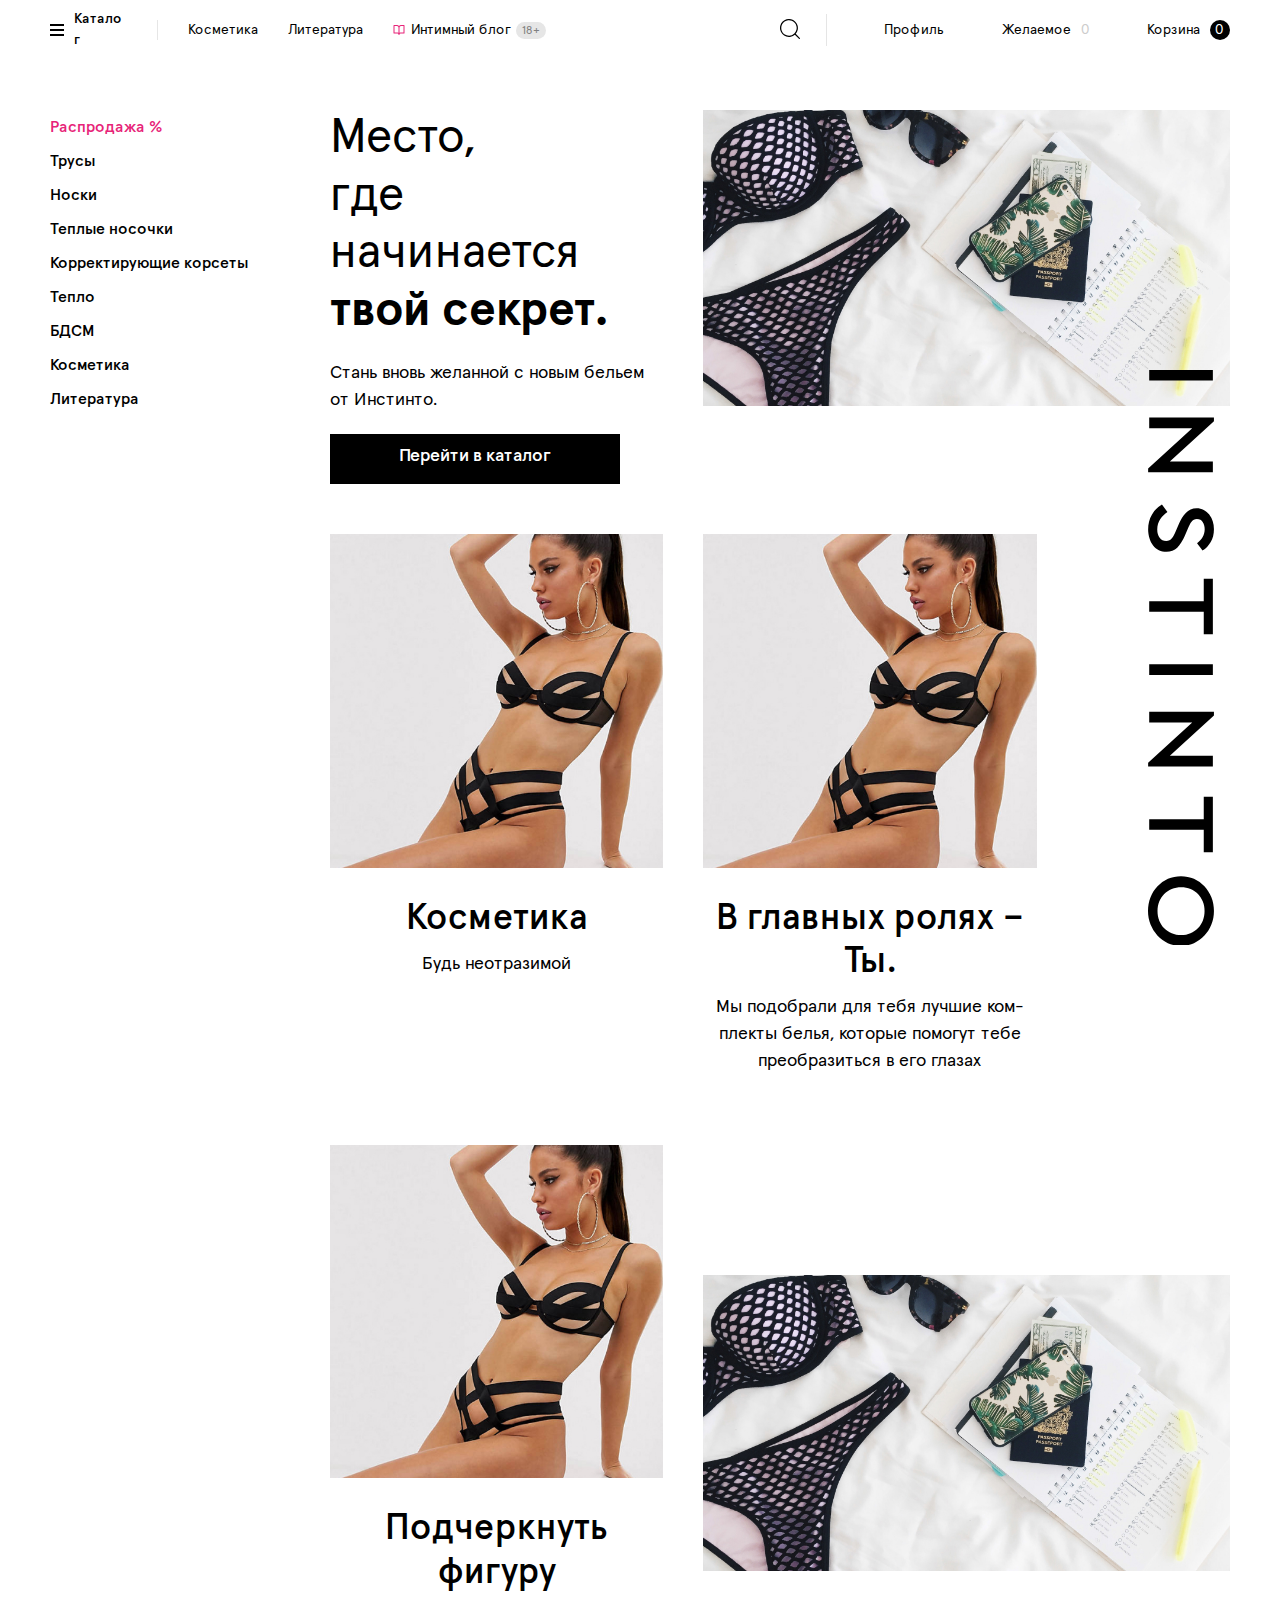
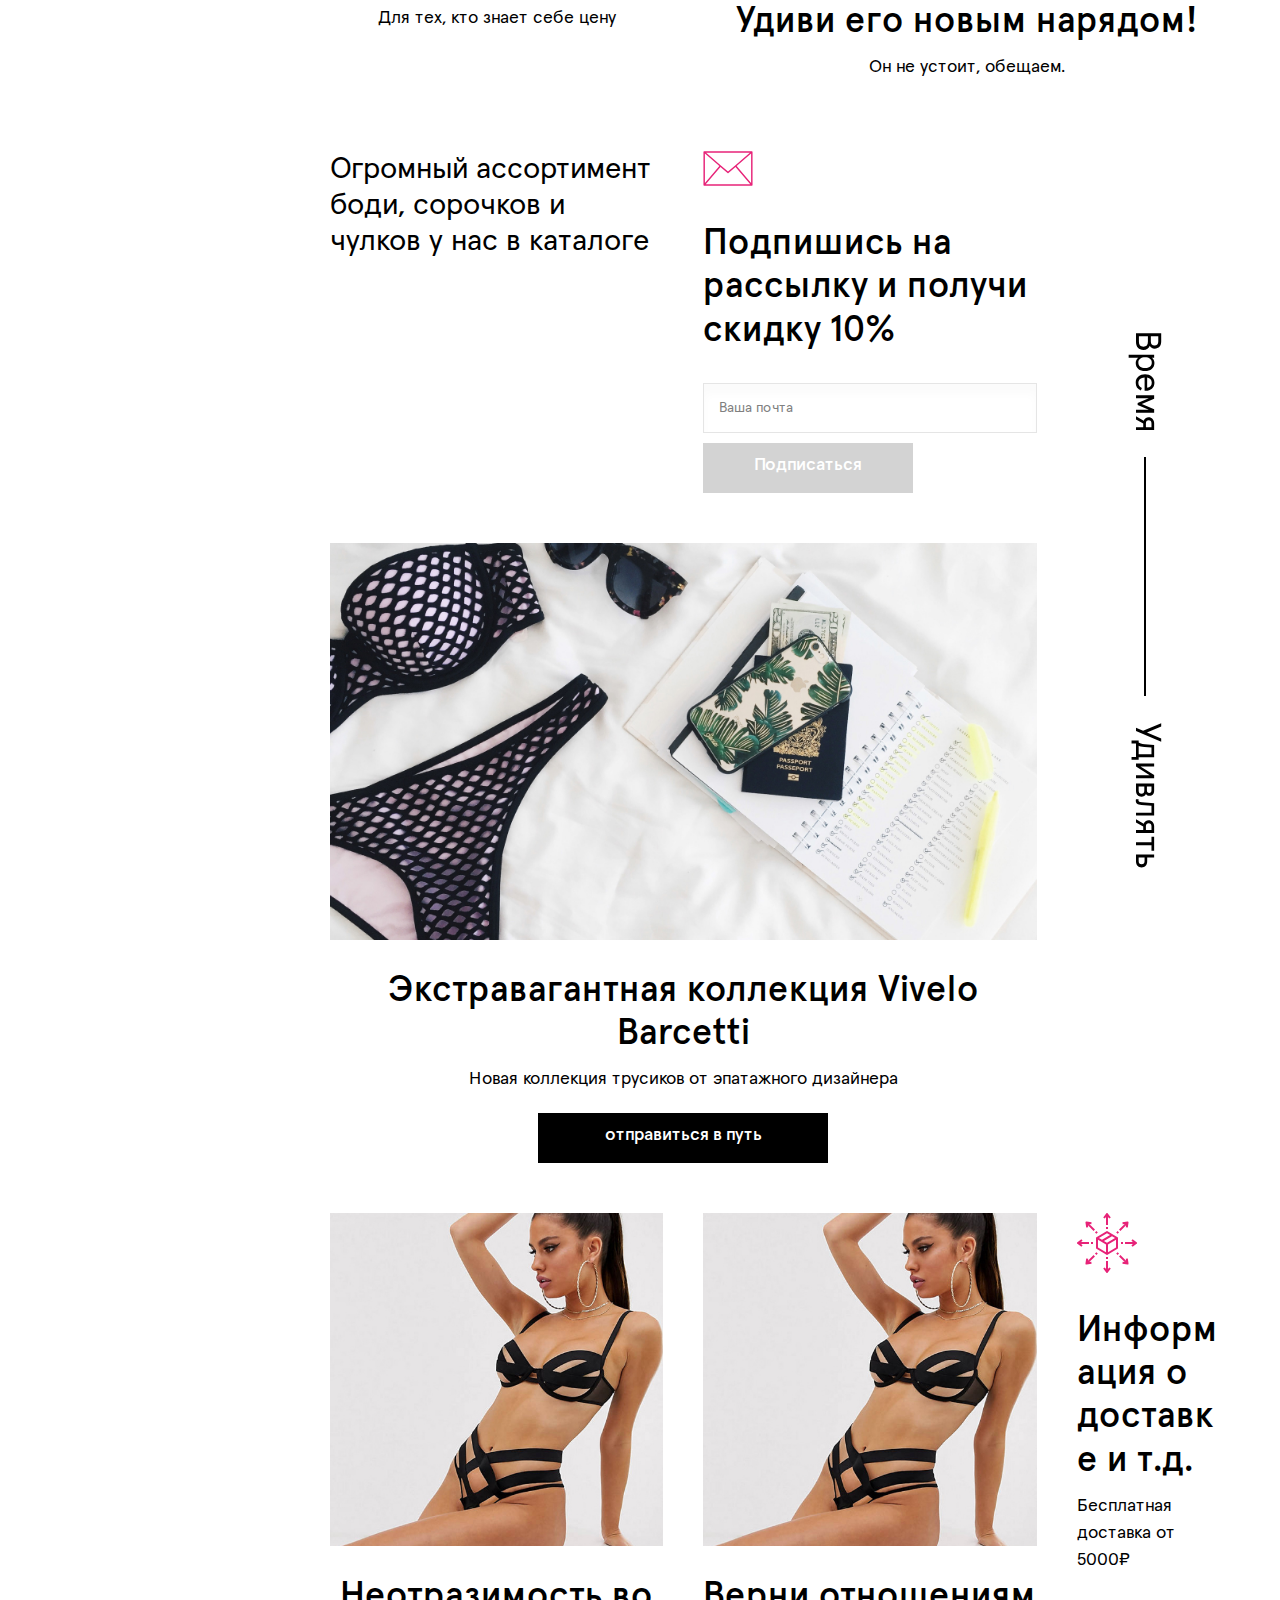
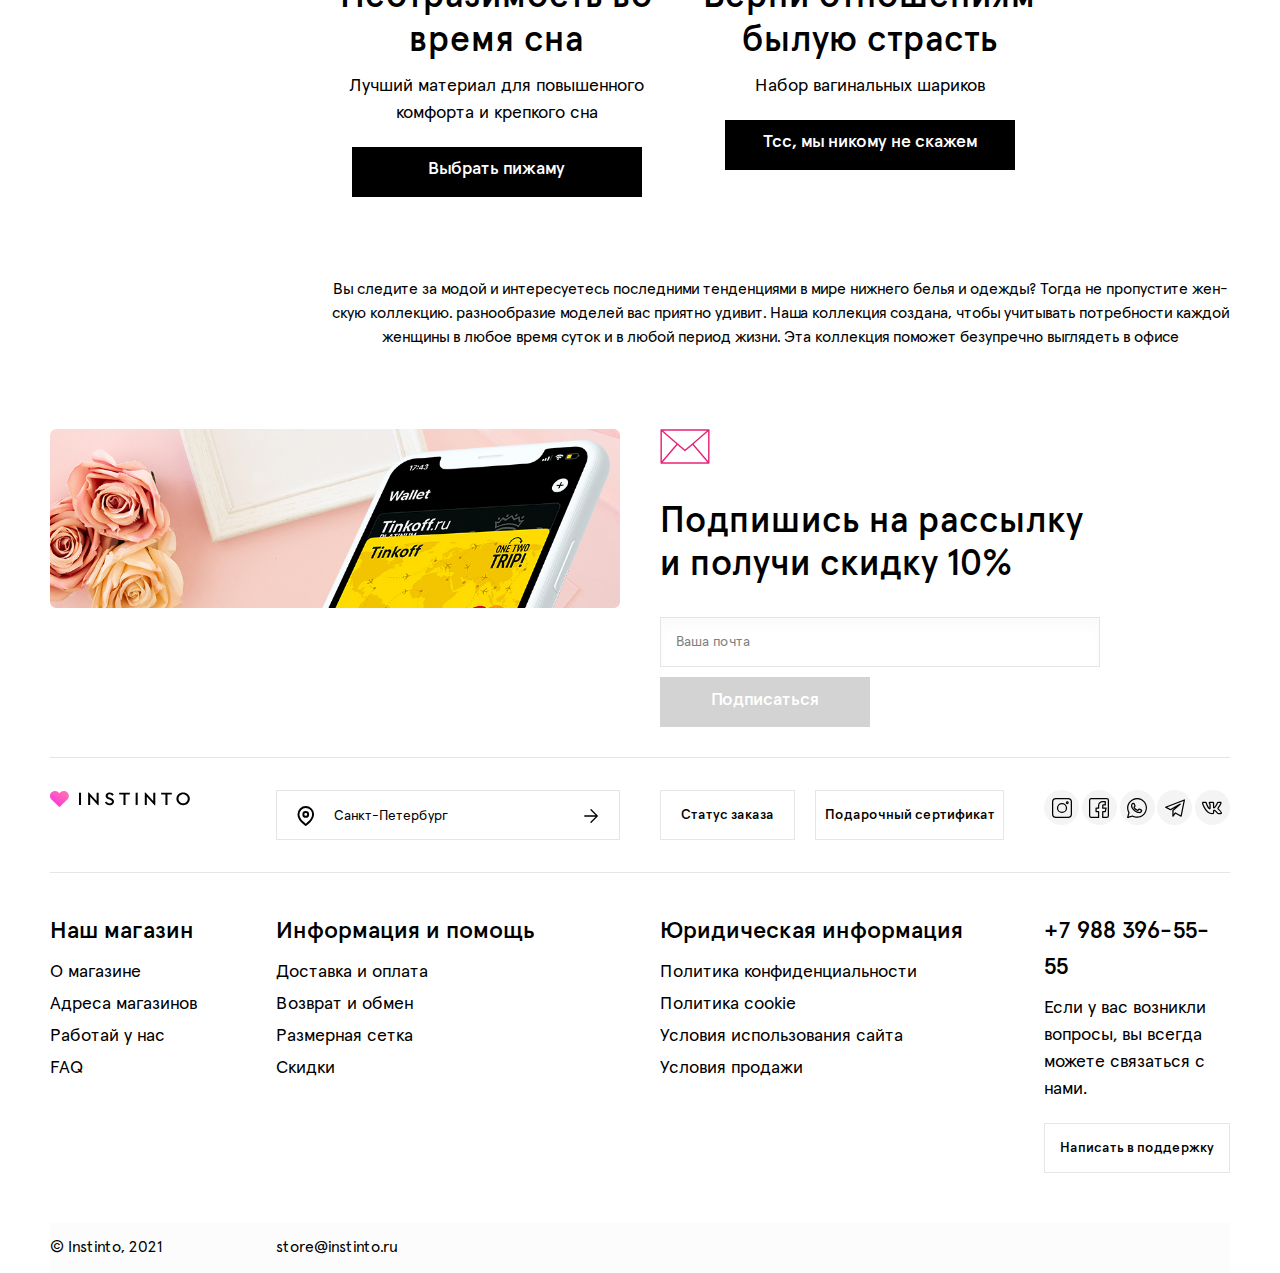
<file: index.html>
<!DOCTYPE html>
<html class="page  no-js" lang="ru">

<head>
  <meta charset="utf-8">
  <meta name="viewport" content="width=device-width, initial-scale=1">
  <meta name="format-detection" content="telephone=no">
  <meta name="format-detection" content="date=no">
  <meta name="format-detection" content="address=no">
  <meta name="format-detection" content="email=no">
  <meta content="notranslate" name="google">
  <link rel="apple-touch-icon" sizes="180x180" href="/img/favicon/apple-touch-icon.png">
  <link rel="icon" type="image/png" sizes="32x32" href="/img/favicon/favicon-32x32.png">
  <link rel="icon" type="image/png" sizes="16x16" href="/img/favicon/favicon-16x16.png">
  <link rel="manifest" href="/img/favicon/site.webmanifest">
  <link rel="mask-icon" href="/img/favicon/safari-pinned-tab.svg" color="#5bbad5">
  <meta name="msapplication-TileColor" content="#5bbad5">
  <meta name="theme-color" content="#000">
  <meta name="msapplication-navbutton-color" content="#000">
  <meta name="apple-mobile-web-app-status-bar-style" content="#000">
  <title>Главная</title>
  <meta name="description" content="">
  <link rel="stylesheet" href="css/style.css">
  <script>
// Браузер и ОС
document.documentElement.className = document.documentElement.className.replace('no-js', 'js');
function cth(c){document.documentElement.classList.add(c)}
'ontouchstart' in window?cth('touch'):cth('no-touch');
if(typeof InstallTrigger!=='undefined')cth('firefox');
if(/constructor/i.test(window.HTMLElement)||(function(p){return p.toString()==="[object SafariRemoteNotification]"})(!window['safari']||(typeof safari!=='undefined'&&safari.pushNotification)))cth('safari');
if(/*@cc_on!@*/false||!!document.documentMode)cth('ie');
if(!(/*@cc_on!@*/false||!!document.documentMode)&&!!window.StyleMedia)cth('edge');
if(!!window.chrome&&(!!window.chrome.webstore||!!window.chrome.runtime))cth('chrome');
if(~navigator.appVersion.indexOf("Win"))cth('windows');
if(~navigator.appVersion.indexOf("Mac"))cth('osx');
if(~['iPad','iPhone','iPod'].indexOf(navigator.platform))cth('ios');
if(~navigator.appVersion.indexOf("Linux"))cth('linux');

// Добавление 1vh (использование: height: 100vh; height: calc(var(--vh, 1vh) * 100);) для фикса 100vh на мобилках
let vh = window.innerHeight * 0.01;
document.documentElement.style.setProperty('--vh', `${vh}px`);
window.addEventListener('resize', () => {
  let vh = window.innerHeight * 0.01;
  document.documentElement.style.setProperty('--vh', `${vh}px`);
});

// Добавление css-scroll-size для борьбы с проблемами скроллируемых блоков
document.addEventListener("DOMContentLoaded", () => {
  const outer = document.createElement('div');
  const inner = document.createElement('div');
  outer.style.overflow = 'scroll';
  outer.classList.add('scrollbar');
  document.body.appendChild(outer);
  outer.appendChild(inner);
  const scrollbarSize = outer.offsetWidth - inner.offsetWidth;
  document.body.removeChild(outer);
  document.documentElement.style.setProperty('--css-scroll-size', `${scrollbarSize}px`);
});
</script>
</head>

<body><noscript>У вас отключен JavaScript. Это пугает.</noscript>
  <header class="page-header" role="banner">
    <div class="page-header__inner--padding">
      <div class="header-container">
        <div class="burger__container"><a class="burger" role="button" data-target-id="header-catalog" data-target-class-toggle="header-catalog--open">
            <div class="burger__inner">
              <div class="burger__caption">Каталог</div>
              <div class="burger__icon"></div>
            </div>
          </a></div>
        <div class="header-container__line"></div>
        <div class="header-container__inner">
          <div class="header-nav-menu"><a class="header-nav-menu__inner" href="catalog.html">Косметика</a><a class="header-nav-menu__inner" href="catalog.html">Литература</a><a class="header-nav-menu__inner" href="blog.html"><svg width="12" height="12">
                <use xlink:href="img/sprite.svg#icon-book"></use>
              </svg><span>Интимный блог</span>
              <div class="header-nav-menu__blog-age">18+</div></a></div><a class="logo  logo--header" href="index.html"><img class="logo__icon" src="img/logo-icon.svg" alt="Logo icon"><img class="logo__text" src="img/logo-text.svg" alt="logo text"></a>
          <div class="header-icons"><a class="search" role="button" data-target-id="header-search" data-target-class-toggle="header-search--open">
              <div class="search__inner"><svg class="search__icon">
                  <use xlink:href="img/sprite.svg#icon-search"></use>
                </svg></div>
            </a><a class="header-icons__inner" data-toggle="modal" data-target="#modal-sign-up" href="#">
              <div class="header-icons__text-sub-icon">Профиль</div><svg class="header-icons__icon header-icons__icon--hide" width="20" height="20">
                <use xlink:href="img/sprite.svg#icon-person"></use>
              </svg>
            </a><a class="header-icons__inner" href="desired.html">
              <div class="header-icons__text-sub-icon">Желаемое<div id="count-favorites"><span>0</span></div>
              </div><img class="header-icons__icon header-icons__icon--hide" src="img/logo-icon.svg" alt="Logo icon">
            </a><a class="header-icons__inner" href="cart.html">
              <div class="header-icons__text-sub-icon">Корзина<div id="count-basket"><span>0</span></div>
              </div><svg class="header-icons__icon header-icons__icon--hide" width="20" height="20">
                <use xlink:href="img/sprite.svg#icon-basket"></use>
              </svg>
            </a></div>
        </div>
      </div>
    </div>
    <div class="page-header__inner">
      <div class="header-search" id="header-search">
        <div class="header-search__inner">
          <div class="search-panel" id="search-panel">
            <form>
              <div class="search-panel__inner"><label class="field-text  field-text--material"><span class="field-text__input-wrap"><input class="field-text__input" type="text" value="" name="comment" placeholder="Введите слово для поиска"/></span></label><button class="btn  btn--blank btn--md btn--icon" type="submit">Искать<svg class="btn__icon">
                    <use xlink:href="img/sprite.svg#icon-arrow-right"></use>
                  </svg></button></div>
            </form>
          </div>
          <div class="search-panel-dropdown">
            <div class="search-panel-dropdown__inner">
              <div class="search-panel-dropdown__body"><a href="#">
                  <div class="search-panel-dropdown-item">
                    <div class="search-panel-dropdown-item__image"><img src="img/img1.png" alt="альт" /></div>
                    <div class="search-panel-dropdown-item__text">
                      <div class="search-panel-dropdown-item__title">Комплект белья obsessive</div>
                      <div class="search-panel-dropdown-item__price">4 943 ₽</div>
                    </div>
                  </div>
                </a><a href="#">
                  <div class="search-panel-dropdown-item">
                    <div class="search-panel-dropdown-item__image"><img src="img/img1.png" alt="альт" /></div>
                    <div class="search-panel-dropdown-item__text">
                      <div class="search-panel-dropdown-item__title">Комплект белья obsessive</div>
                      <div class="search-panel-dropdown-item__price">4 943 ₽</div>
                    </div>
                  </div>
                </a><a href="#">
                  <div class="search-panel-dropdown-item">
                    <div class="search-panel-dropdown-item__image"><img src="img/img1.png" alt="альт" /></div>
                    <div class="search-panel-dropdown-item__text">
                      <div class="search-panel-dropdown-item__title">Комплект белья obsessive</div>
                      <div class="search-panel-dropdown-item__price">4 943 ₽</div>
                    </div>
                  </div>
                </a></div>
              <div class="search-panel-dropdown__footer">
                <div class="search-panel-dropdown__footer-text">Всего <b>182</b> результата</div><a class="search-panel-dropdown__footer-link" href="#">Смотреть все</a><svg>
                  <use xlink:href="img/sprite.svg#icon-arrow-right"></use>
                </svg>
              </div>
            </div>
          </div>
        </div>
      </div>
    </div>
    <div class="page-header__inner">
      <div class="header-catalog" id="header-catalog">
        <div class="header-catalog__inner">
          <div class="header-catalog__wrap">
            <div class="header-catalog__group">
              <div class="header-catalog__group-title"><a href="#">Название группы категорий</a></div>
              <div class="header-catalog__item-wrap">
                <div class="header-catalog__item"><a href="#">Название категории</a></div>
                <div class="header-catalog__item"><a href="#">Название категории</a></div>
                <div class="header-catalog__item"><a href="#">Название категории</a></div>
                <div class="header-catalog__item"><a href="#">Название категории</a></div>
                <div class="header-catalog__item"><a href="#">Название категории</a></div>
                <div class="header-catalog__item"><a href="#">Название категории</a></div>
              </div>
            </div>
            <div class="header-catalog__group">
              <div class="header-catalog__group-title"><a href="#">Название группы категорий</a></div>
              <div class="header-catalog__item-wrap">
                <div class="header-catalog__item"><a href="#">Название категории</a></div>
                <div class="header-catalog__item"><a href="#">Название категории</a></div>
                <div class="header-catalog__item"><a href="#">Название категории</a></div>
                <div class="header-catalog__item"><a href="#">Название категории</a></div>
                <div class="header-catalog__item"><a href="#">Название категории</a></div>
                <div class="header-catalog__item"><a href="#">Название категории</a></div>
              </div>
            </div>
            <div class="header-catalog__group">
              <div class="header-catalog__group-title"><a href="#">Название группы категорий</a></div>
              <div class="header-catalog__item-wrap">
                <div class="header-catalog__item"><a href="#">Название категории</a></div>
                <div class="header-catalog__item"><a href="#">Название категории</a></div>
                <div class="header-catalog__item"><a href="#">Название категории</a></div>
                <div class="header-catalog__item"><a href="#">Название категории</a></div>
                <div class="header-catalog__item"><a href="#">Название категории</a></div>
                <div class="header-catalog__item"><a href="#">Название категории</a></div>
              </div>
            </div>
            <div class="header-catalog__group">
              <div class="header-catalog__group-title"><a href="#">Название группы категорий</a></div>
              <div class="header-catalog__item-wrap">
                <div class="header-catalog__item"><a href="#">Название категории</a></div>
                <div class="header-catalog__item"><a href="#">Название категории</a></div>
                <div class="header-catalog__item"><a href="#">Название категории</a></div>
                <div class="header-catalog__item"><a href="#">Название категории</a></div>
                <div class="header-catalog__item"><a href="#">Название категории</a></div>
                <div class="header-catalog__item"><a href="#">Название категории</a></div>
              </div>
            </div>
          </div>
          <div class="header-catalog__news"><img src="img/preview-item-img.jpg" alt="актуальные новости">
            <div class="header-catalog__news-title"><a>Как использование стимуляторов влияет на интимную жизнь?</a></div><a class="header-catalog__news-link" href="#">подробнее<svg width="16px" height="16px">
                <use xlink:href="img/sprite.svg#icon-arrow-right"></use>
              </svg></a>
          </div>
        </div>
      </div>
    </div>
  </header>
  <div class="content">
    <div class="content__container content__container--sidebar">
      <div class="sidebar">
        <div class="sidebar__inner">
          <nav class="sidebar__nav">
            <ul class="sidebar__list">
              <li class="sidebar__list-item"><a class="sidebar__accent" href="catalog.html">Распродажа %</a></li>
              <li class="sidebar__list-item"><a href="catalog.html">Трусы</a></li>
              <li class="sidebar__list-item"><a href="catalog.html">Носки</a></li>
              <li class="sidebar__list-item"><a href="catalog.html">Теплые носочки</a></li>
              <li class="sidebar__list-item"><a href="catalog.html">Корректирующие корсеты</a></li>
              <li class="sidebar__list-item"><a href="catalog.html">Тепло</a></li>
              <li class="sidebar__list-item"><a href="catalog.html">БДСМ</a></li>
              <li class="sidebar__list-item"><a href="catalog.html">Косметика</a></li>
              <li class="sidebar__list-item"><a href="catalog.html">Литература</a></li>
            </ul>
          </nav>
        </div>
      </div>
      <main class="content__main">
        <div class="content__inner content__inner--home">
          <div class="content-block  content-block--main">
            <div class="content-block__inner">
              <div class="content-block__text-wrapper">
                <h1>Место, <br>где начинается <b>твой секрет.</b></h1>
                <p class="content-block__description">Стань вновь желанной с новым бельем от Инстинто.</p><a class="btn  btn--main" href="catalog.html">Перейти в каталог</a>
              </div>
            </div>
          </div>
          <div class="content-block  content-block--large content-block--svg">
            <div class="content-block__inner"><img class="content-block__img" src="img/hero.jpg" alt="альт">
              <div class="content-block__stick-img"><svg>
                  <use xlink:href="img/sprite.svg#hero-figure"></use>
                </svg></div>
            </div>
          </div>
        </div>
        <div class="content__inner content__inner--home">
          <div class="content-block  content-block--center">
            <div class="content-block__inner"><img class="content-block__img" src="img/preview-3.jpg" alt="альт">
              <div class="content-block__text-wrapper">
                <h3 class="content-block__title">Косметика</h3>
                <p class="content-block__description">Будь неотразимой</p>
              </div>
            </div>
          </div>
          <div class="content-block  content-block--center">
            <div class="content-block__inner"><img class="content-block__img" src="img/preview-3.jpg" alt="альт">
              <div class="content-block__text-wrapper">
                <h3 class="content-block__title">В главных ролях – Ты.</h3>
                <p class="content-block__description">Мы подобрали для тебя лучшие комплекты белья, которые помогут тебе преобразиться в его глазах</p>
              </div>
            </div>
          </div>
        </div>
        <div class="content__inner content__inner--home content__inner--mob-hide">
          <div class="content-block  content-block--center">
            <div class="content-block__inner"><img class="content-block__img" src="img/preview-3.jpg" alt="альт">
              <div class="content-block__text-wrapper">
                <h3 class="content-block__title">Подчеркнуть фигуру</h3>
                <p class="content-block__description">Для тех, кто знает себе цену</p>
              </div>
            </div>
          </div>
          <div class="content-block  content-block--large content-block--m-top content-block--center">
            <div class="content-block__inner"><img class="content-block__img" src="img/hero.jpg" alt="альт">
              <div class="content-block__text-wrapper">
                <h3 class="content-block__title">Удиви его новым нарядом!</h3>
                <p class="content-block__description">Он не устоит, обещаем.</p>
              </div>
            </div>
          </div>
        </div>
        <div class="content__inner content__inner--home">
          <div class="content-block  content-block--main">
            <div class="content-block__inner">
              <div class="content-block__text-wrapper">
                <h2>Огромный ассортимент боди, сорочков и чулков у нас в каталоге</h2>
              </div>
            </div>
          </div>
          <div class="content-block">
            <div class="content-block__inner">
              <div class="content-block__text-wrapper">
                <div class="subscribe">
                  <div class="subscribe__inner"><svg width="50px" height="35px">
                      <use xlink:href="img/sprite.svg#icon-mail"></use>
                    </svg>
                    <h3 class="content-block__title">Подпишись на рассылку и получи скидку 10%</h3>
                    <form class="form  form--subscribe"><label class="field-text"><span class="field-text__input-wrap"><input class="field-text__input" type="text" placeholder="Ваша почта"/></span></label>
                      <div class="field-actions"><button class="btn  btn--default" type="submit">Подписаться</button></div>
                    </form>
                  </div>
                </div>
              </div>
            </div>
          </div>
        </div>
        <div class="content__inner content__inner--home">
          <div class="content-block  content-block--large content-block--center">
            <div class="content-block__inner"><img class="content-block__img" src="img/hero.jpg" alt="альт">
              <div class="content-block__text-wrapper">
                <h3 class="content-block__title">Экстравагантная коллекция Vivelo Barcetti</h3>
                <p class="content-block__description">Новая коллекция трусиков от эпатажного дизайнера</p><a class="btn  btn--main" href="catalog.html">отправиться в путь</a>
              </div>
            </div>
          </div>
          <div class="content-block  content-block--pos-relative">
            <div class="content-block__inner"><svg>
                <use xlink:href="img/sprite.svg#icon-to-surprise"></use>
              </svg></div>
          </div>
        </div>
        <div class="content__inner content__inner--home content__inner--mob-hide">
          <div class="content-block  content-block--center">
            <div class="content-block__inner"><img class="content-block__img" src="img/preview-3.jpg" alt="альт">
              <div class="content-block__text-wrapper">
                <h3 class="content-block__title">Неотразимость во время сна</h3>
                <p class="content-block__description">Лучший материал для повышенного комфорта и крепкого сна</p><a class="btn  btn--main" href="catalog.html">Выбрать пижаму</a>
              </div>
            </div>
          </div>
          <div class="content-block  content-block--center">
            <div class="content-block__inner"><img class="content-block__img" src="img/preview-3.jpg" alt="альт">
              <div class="content-block__text-wrapper">
                <h3 class="content-block__title">Верни отношениям былую страсть</h3>
                <p class="content-block__description">Набор вагинальных шариков</p><a class="btn  btn--main" href="catalog.html">Тсс, мы никому не скажем</a>
              </div>
            </div>
          </div>
          <div class="content-block">
            <div class="content-block__inner">
              <div class="content-block__text-wrapper"><svg width="60px" height="60px">
                  <use xlink:href="img/sprite.svg#icon-delivery"></use>
                </svg>
                <h3 class="content-block__title">Информация о доставке и т.д.</h3>
                <p class="content-block__description">Бесплатная доставка от 5000₽</p>
              </div>
            </div>
          </div>
        </div>
        <div class="content__inner content__inner--home">
          <div class="content-block  content-block--full-width content-block--center">
            <div class="content-block__inner">
              <div class="content-block__text-wrapper">
                <p class="content-block__seo-text">Вы следите за модой и интересуетесь последними тенденциями в мире нижнего белья и одежды? Тогда не пропустите женскую коллекцию. разнообразие моделей вас приятно удивит. Наша коллекция создана, чтобы учитывать потребности каждой женщины в любое время суток и в любой период жизни. Эта коллекция поможет безупречно выглядеть в офисе</p>
              </div>
            </div>
          </div>
        </div>
      </main>
    </div>
  </div>
  <footer class="page-footer" role="contentinfo">
    <div class="content__container">
      <div class="page-footer__inner page-footer__inner--carusel">
        <div class="content-block  content-block--large">
          <div class="content-block__inner">
            <div class="content-block__wrap-mob"><a><img src="img/Rectangle 99.png" alt="discount"></a></div>
          </div>
        </div>
        <div class="content-block  content-block--large">
          <div class="content-block__inner">
            <div class="content-block__wrap-mob">
              <div class="subscribe">
                <div class="subscribe__inner"><svg width="50px" height="35px">
                    <use xlink:href="img/sprite.svg#icon-mail"></use>
                  </svg>
                  <h3 class="content-block__title">Подпишись на рассылку и получи скидку 10%</h3>
                  <form class="form  form--subscribe"><label class="field-text"><span class="field-text__input-wrap"><input class="field-text__input" type="text" placeholder="Ваша почта"/></span></label>
                    <div class="field-actions"><button class="btn  btn--default" type="submit">Подписаться</button></div>
                  </form>
                </div>
              </div>
            </div>
          </div>
        </div>
      </div>
      <div class="page-footer__inner page-footer__inner--border">
        <div class="content-block  content-block--al-center">
          <div class="content-block__inner">
            <div class="content-block__wrap-mob"><a class="logo" href="index.html"><img class="logo__icon" src="img/logo-icon.svg" alt="Logo icon"><img class="logo__text" src="img/logo-text.svg" alt="logo text"></a></div>
          </div>
        </div>
        <div class="content-block">
          <div class="content-block__inner">
            <div class="content-block__wrap-mob">
              <div class="locality">
                <div class="locality__inner"><svg>
                    <use xlink:href="img/sprite.svg#icon-map-pin"></use>
                  </svg>
                  <div class="locality__town"><span>Санкт-Петербург</span><svg>
                      <use xlink:href="img/sprite.svg#icon-arrow-right"></use>
                    </svg></div>
                </div>
              </div>
            </div>
          </div>
        </div>
        <div class="content-block">
          <div class="content-block__inner">
            <div class="content-block__wrap-mob">
              <div class="page-footer__btn"><a class="btn  btn--white btn--small-text" href="#">Статус заказа</a><a class="btn  btn--white btn--small-text" href="certificate.html">Подарочный сертификат</a></div>
            </div>
          </div>
        </div>
        <div class="content-block  content-block--al-center">
          <div class="content-block__inner">
            <div class="content-block__wrap-mob">
              <div class="page-footer__social"><a htef="#">
                  <div class="page-footer__social-item"><svg>
                      <use xlink:href="img/sprite.svg#icon-instagram"></use>
                    </svg></div>
                </a><a htef="#">
                  <div class="page-footer__social-item"><svg>
                      <use xlink:href="img/sprite.svg#icon-facebook"></use>
                    </svg></div>
                </a><a htef="#">
                  <div class="page-footer__social-item"><svg>
                      <use xlink:href="img/sprite.svg#icon-whatsapp"></use>
                    </svg></div>
                </a><a htef="#">
                  <div class="page-footer__social-item"><svg>
                      <use xlink:href="img/sprite.svg#icon-telegram"></use>
                    </svg></div>
                </a><a htef="#">
                  <div class="page-footer__social-item"><svg>
                      <use xlink:href="img/sprite.svg#icon-vk"></use>
                    </svg></div>
                </a></div>
            </div>
          </div>
        </div>
      </div>
      <div class="page-footer__inner">
        <div class="content-block">
          <div class="content-block__inner">
            <div class="content-block__wrap-mob">
              <div class="header-catalog__group">
                <div class="header-catalog__group-title"><a>Наш магазин</a></div>
                <div class="header-catalog__item-wrap">
                  <div class="header-catalog__item"><a>О магазине</a></div>
                  <div class="header-catalog__item"><a>Адреса магазинов</a></div>
                  <div class="header-catalog__item"><a>Работай у нас</a></div>
                  <div class="header-catalog__item"><a>FAQ</a></div>
                </div>
              </div>
            </div>
          </div>
        </div>
        <div class="content-block">
          <div class="content-block__inner">
            <div class="content-block__wrap-mob">
              <div class="header-catalog__group">
                <div class="header-catalog__group-title"><a>Информация и помощь</a></div>
                <div class="header-catalog__item-wrap">
                  <div class="header-catalog__item"><a>Доставка и оплата</a></div>
                  <div class="header-catalog__item"><a>Возврат и обмен</a></div>
                  <div class="header-catalog__item"><a>Размерная сетка</a></div>
                  <div class="header-catalog__item"><a>Скидки</a></div>
                </div>
              </div>
            </div>
          </div>
        </div>
        <div class="content-block">
          <div class="content-block__inner">
            <div class="content-block__wrap-mob">
              <div class="header-catalog__group">
                <div class="header-catalog__group-title"><a>Юридическая информация</a></div>
                <div class="header-catalog__item-wrap">
                  <div class="header-catalog__item"><a>Политика конфиденциальности</a></div>
                  <div class="header-catalog__item"><a>Политика cookie</a></div>
                  <div class="header-catalog__item"><a>Условия использования сайта</a></div>
                  <div class="header-catalog__item"><a>Условия продажи</a></div>
                </div>
              </div>
            </div>
          </div>
        </div>
        <div class="content-block">
          <div class="content-block__inner">
            <div class="content-block__wrap-mob">
              <div class="header-catalog__group">
                <div class="header-catalog__group-title"><a>+7 988 396-55-55</a></div>
                <div class="header-catalog__item-wrap">
                  <div class="header-catalog__item"><a>Если у вас возникли вопросы, вы всегда можете связаться с нами.</a></div>
                </div><a class="btn  btn--white btn--small-text" href="#">Написать в поддержку</a>
              </div>
            </div>
          </div>
        </div>
      </div>
      <div class="page-footer__inner page-footer__inner--bg-gray">
        <div class="content-block">
          <div class="content-block__inner">
            <div class="content-block__wrap-mob">© Instinto, 2021</div>
          </div>
        </div>
        <div class="content-block">
          <div class="content-block__inner">
            <div class="content-block__wrap-mob">store@instinto.ru</div>
          </div>
        </div>
      </div>
    </div>
  </footer>
  <div class="modals">
    <div class="modal" id="modal-size-table-anais" tabindex="-1" role="dialog">
      <div class="modal__dialog" role="document">
        <div class="modal__content">
          <div class="modal__header"><span class="close modal__close" data-dismiss="modal" aria-label="Закрыть"><span></span></span>
            <div class="modal__title">Anais</div>
          </div>
          <div class="modal__body modal__body--table">
            <h5>Соответсвие размеров чаши</h5>
            <div class="modal__table-container">
              <table>
                <tr>
                  <th>Под грудью</th>
                  <th>Размер</th>
                  <th class="modal__th">Чаша <br> A</th>
                  <th>Чаша <br> B</th>
                  <th>Чаша <br> C</th>
                  <th>Чаша <br> D</th>
                  <th>Чаша <br> E</th>
                  <th>Чаша <br> F</th>
                  <th>Чаша <br> G</th>
                  <th>Чаша <br> H</th>
                  <th>Чаша <br> I</th>
                  <th>Чаша <br> J</th>
                  <th>Чаша <br> K</th>
                </tr>
                <tr>
                  <td>63-67</td>
                  <td>65</td>
                  <td>77-79</td>
                  <td>79-81</td>
                  <td>81-83</td>
                  <td>83-85</td>
                  <td>85-87</td>
                  <td>87-89</td>
                  <td>89-91</td>
                  <td>91-93</td>
                  <td>93-95</td>
                  <td>95-97</td>
                  <td>97-99</td>
                </tr>
                <tr>
                  <td>63-67</td>
                  <td>65</td>
                  <td>77-79</td>
                  <td>79-81</td>
                  <td>81-83</td>
                  <td>83-85</td>
                  <td>85-87</td>
                  <td>87-89</td>
                  <td>89-91</td>
                  <td>91-93</td>
                  <td>93-95</td>
                  <td>95-97</td>
                  <td>97-99</td>
                </tr>
                <tr>
                  <td>63-67</td>
                  <td>65</td>
                  <td>77-79</td>
                  <td>79-81</td>
                  <td>81-83</td>
                  <td>83-85</td>
                  <td>85-87</td>
                  <td>87-89</td>
                  <td>89-91</td>
                  <td>91-93</td>
                  <td>93-95</td>
                  <td>95-97</td>
                  <td>97-99</td>
                </tr>
                <tr>
                  <td>63-67</td>
                  <td>65</td>
                  <td>77-79</td>
                  <td>79-81</td>
                  <td>81-83</td>
                  <td>83-85</td>
                  <td>85-87</td>
                  <td>87-89</td>
                  <td>89-91</td>
                  <td>91-93</td>
                  <td>93-95</td>
                  <td>95-97</td>
                  <td>97-99</td>
                </tr>
                <tr>
                  <td>63-67</td>
                  <td>65</td>
                  <td>77-79</td>
                  <td>79-81</td>
                  <td>81-83</td>
                  <td>83-85</td>
                  <td>85-87</td>
                  <td>87-89</td>
                  <td>89-91</td>
                  <td>91-93</td>
                  <td>93-95</td>
                  <td>95-97</td>
                  <td>97-99</td>
                </tr>
                <tr>
                  <td>63-67</td>
                  <td>65</td>
                  <td>77-79</td>
                  <td>79-81</td>
                  <td>81-83</td>
                  <td>83-85</td>
                  <td>85-87</td>
                  <td>87-89</td>
                  <td>89-91</td>
                  <td>91-93</td>
                  <td>93-95</td>
                  <td>95-97</td>
                  <td>97-99</td>
                </tr>
                <tr>
                  <td>63-67</td>
                  <td>65</td>
                  <td>77-79</td>
                  <td>79-81</td>
                  <td>81-83</td>
                  <td>83-85</td>
                  <td>85-87</td>
                  <td>87-89</td>
                  <td>89-91</td>
                  <td>91-93</td>
                  <td>93-95</td>
                  <td>95-97</td>
                  <td>97-99</td>
                </tr>
                <tr>
                  <td>63-67</td>
                  <td>65</td>
                  <td>77-79</td>
                  <td>79-81</td>
                  <td>81-83</td>
                  <td>83-85</td>
                  <td>85-87</td>
                  <td>87-89</td>
                  <td>89-91</td>
                  <td>91-93</td>
                  <td>93-95</td>
                  <td>95-97</td>
                  <td>97-99</td>
                </tr>
                <tr>
                  <td>63-67</td>
                  <td>65</td>
                  <td>77-79</td>
                  <td>79-81</td>
                  <td>81-83</td>
                  <td>83-85</td>
                  <td>85-87</td>
                  <td>87-89</td>
                  <td>89-91</td>
                  <td>91-93</td>
                  <td>93-95</td>
                  <td>95-97</td>
                  <td>97-99</td>
                </tr>
              </table>
            </div>
          </div>
          <div class="modal__footer modal__footer--table"><button class="btn  btn--white" type="button" data-dismiss="modal">Закрыть</button></div>
        </div>
      </div>
    </div>
    <div class="modal" id="modal-log-in" tabindex="-1" role="dialog">
      <div class="modal__dialog" role="document">
        <div class="modal__content">
          <div class="modal__header"><span class="close modal__close" data-dismiss="modal" aria-label="Закрыть"><span></span></span>
            <div class="modal__title">Войти в профиль</div>
          </div>
          <div class="modal__body">
            <p>У вас нет профиля?&emsp;<a class="modal__ankor" data-toggle="modal" data-target="#modal-sign-up" data-dismiss="modal" href="#">Зарегистрируйтесь</a></p>
            <form name="logIn"><label class="field-text"><span class="field-text__input-wrap"><input class="field-text__input" type="text" placeholder="yourmail@mail.ru"/></span></label><label class="field-text"><span class="field-text__input-wrap"><input class="field-text__input" type="text" placeholder="password"/></span></label>
              <div class="field-checkbox">
                <div class="field-checkbox__input-wrap  field-checkbox__input-wrap--square"><label class="field-checkbox__name"><input class="field-checkbox__input" type="checkbox" name="rememberMe" /><span class="field-checkbox__name-text">Запомнить меня</span></label></div>
              </div>
            </form>
          </div>
          <div class="modal__footer modal__footer--two-buttons"><a class="btn  btn--accent" href="profile.html">Войти</a><a class="btn  btn--white" data-toggle="modal" data-target="#modal-remind-password" data-dismiss="modal" href="#">Забыл пароль</a></div>
        </div>
      </div>
    </div>
    <div class="modal" id="modal-sign-up" tabindex="-1" role="dialog">
      <div class="modal__dialog" role="document">
        <div class="modal__content">
          <div class="modal__header"><span class="close modal__close" data-dismiss="modal" aria-label="Закрыть"><span></span></span>
            <div class="modal__title">Регистрация</div>
          </div>
          <div class="modal__body">
            <p>Уже покупали у нас раньше?&emsp;<a class="modal__ankor" data-toggle="modal" data-target="#modal-log-in" data-dismiss="modal" href="#">Войти в профиль</a></p>
            <form name="signUp">
              <div class="modal__main-text">Ваш email</div><label class="field-text"><span class="field-text__input-wrap"><input class="field-text__input" type="text" placeholder="yourmail@mail.ru"/></span></label>
              <div class="modal__main-text">Придумайте пароль</div><label class="field-text"><span class="field-text__input-wrap"><input class="field-text__input" type="text" placeholder="password"/></span></label>
              <div class="modal__main-text">Повторите пароль</div><label class="field-text"><span class="field-text__input-wrap"><input class="field-text__input" type="text" placeholder="password"/></span></label>
              <div class="modal__main-text">Как вас зовут?</div><label class="field-text"><span class="field-text__input-wrap"><input class="field-text__input" type="text" placeholder="Имя"/></span></label>
            </form>
          </div>
          <div class="modal__footer"><a class="btn  btn--accent" href="profile.html">Зарегистрироваться</a>
            <div class="field-checkbox">
              <div class="field-checkbox__input-wrap  field-checkbox__input-wrap--square"><label class="field-checkbox__name"><input class="field-checkbox__input" type="checkbox" name="rememberMe" /><span class="field-checkbox__name-text">Запомнить меня</span></label></div>
            </div>
            <p class="modal__info-text">Нажимая кнопку «Продолжить», вы соглашаетесь с <a class='modal__ankor' href='#'>офертой</a> и <a class='modal__ankor' href='#'>политикой конфиденциальности</a></p>
          </div>
        </div>
      </div>
    </div>
    <div class="modal" id="modal-remind-password" tabindex="-1" role="dialog">
      <div class="modal__dialog" role="document">
        <div class="modal__content">
          <div class="modal__header"><span class="close modal__close" data-dismiss="modal" aria-label="Закрыть"><span></span></span>
            <div class="modal__title">Напомнить пароль</div>
          </div>
          <div class="modal__body">
            <p>У вас нет профиля?<a class="modal__ankor" data-toggle="modal" data-target="#modal-sign-up" data-dismiss="modal" href="#"> Зарегистрируйтесь</a></p>
            <form name="remindPassword">
              <div class="modal__main-text">Укажите свою почту, чтобы мы выслали вам проверочный код</div><label class="field-text"><span class="field-text__input-wrap"><input class="field-text__input" type="text" placeholder="yourmail@mail.ru"/></span></label>
            </form>
          </div>
          <div class="modal__footer modal__footer--two-buttons"><a class="btn  btn--accent" data-toggle="modal" data-target="#modal-remind-password-sucсess" data-dismiss="modal" href="#">Отправить</a><a class="btn  btn--white" data-toggle="modal" data-target="#modal-log-in" data-dismiss="modal" href="#">Войти</a></div>
        </div>
      </div>
    </div>
    <div class="modal" id="modal-remind-password-sucсess" tabindex="-1" role="dialog">
      <div class="modal__dialog" role="document">
        <div class="modal__content">
          <div class="modal__header"><span class="close modal__close" data-dismiss="modal" aria-label="Закрыть"><span></span></span>
            <div class="modal__title">Пароль отправлен</div>
          </div>
          <div class="modal__body">
            <div class="modal__main-text">Вам на почту пришло письмо с ссылкой на восстановление пароля. Удачи =)</div>
          </div>
          <div class="modal__footer"><button class="btn  btn--accent" data-dismiss="modal">Отлично</button></div>
        </div>
      </div>
    </div>
  </div>
  <script src="js/bundle.js"></script>

</body>

</html>
</file>
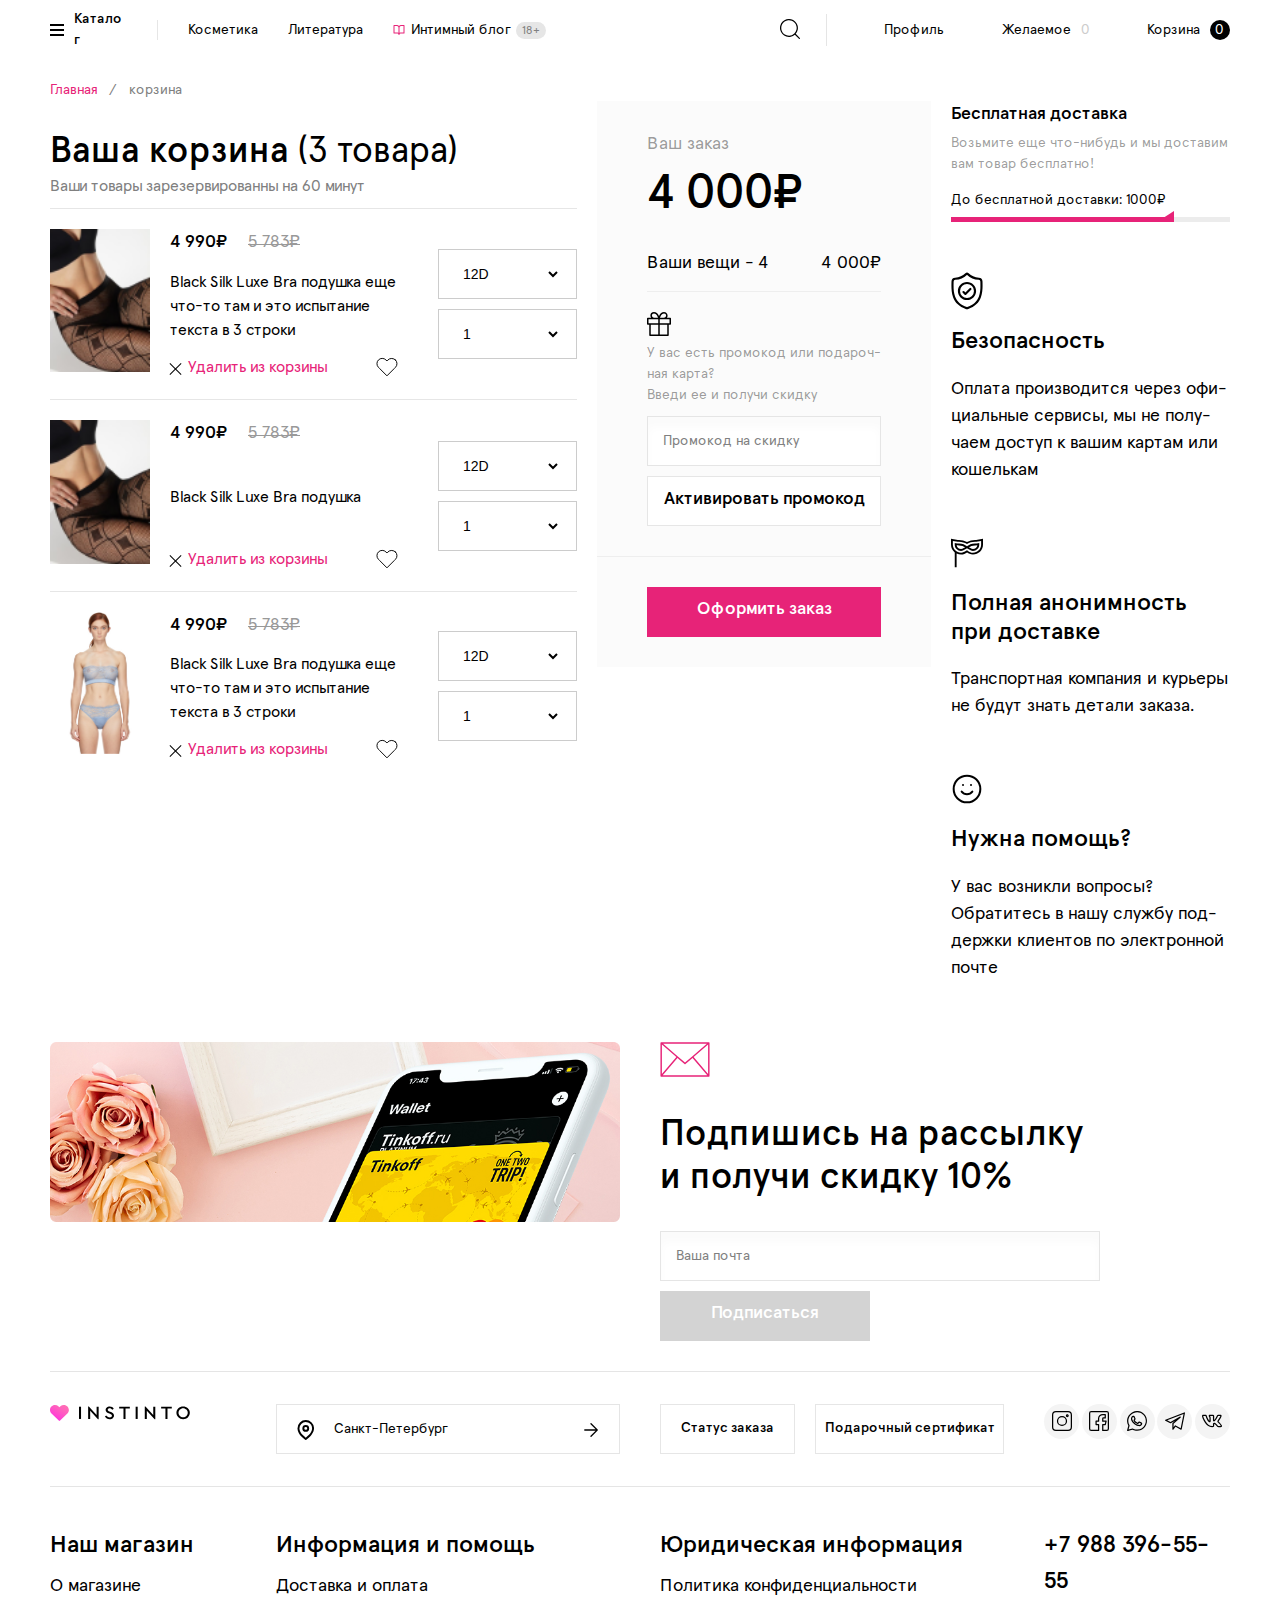
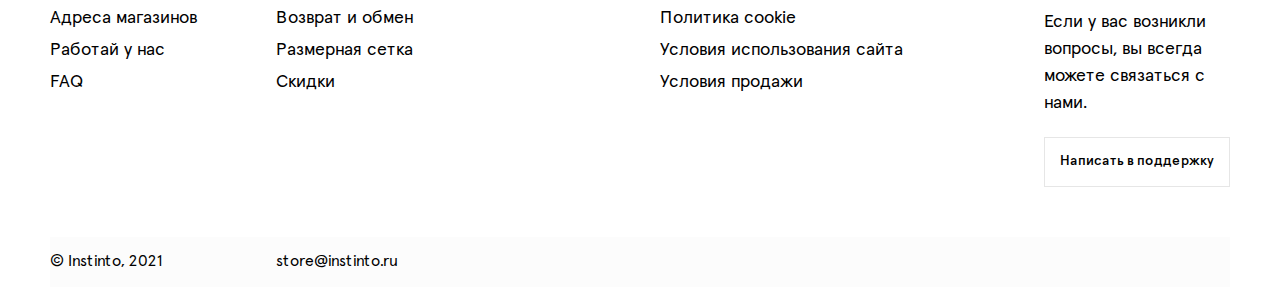
<file: cart.html>
<!DOCTYPE html>
<html class="page  no-js" lang="ru">

<head>
  <meta charset="utf-8">
  <meta name="viewport" content="width=device-width, initial-scale=1">
  <meta name="format-detection" content="telephone=no">
  <meta name="format-detection" content="date=no">
  <meta name="format-detection" content="address=no">
  <meta name="format-detection" content="email=no">
  <meta content="notranslate" name="google">
  <link rel="apple-touch-icon" sizes="180x180" href="/img/favicon/apple-touch-icon.png">
  <link rel="icon" type="image/png" sizes="32x32" href="/img/favicon/favicon-32x32.png">
  <link rel="icon" type="image/png" sizes="16x16" href="/img/favicon/favicon-16x16.png">
  <link rel="manifest" href="/img/favicon/site.webmanifest">
  <link rel="mask-icon" href="/img/favicon/safari-pinned-tab.svg" color="#5bbad5">
  <meta name="msapplication-TileColor" content="#5bbad5">
  <meta name="theme-color" content="#000">
  <meta name="msapplication-navbutton-color" content="#000">
  <meta name="apple-mobile-web-app-status-bar-style" content="#000">
  <title>Страница товара</title>
  <meta name="description" content="">
  <link rel="stylesheet" href="css/style.css">
  <script>
// Браузер и ОС
document.documentElement.className = document.documentElement.className.replace('no-js', 'js');
function cth(c){document.documentElement.classList.add(c)}
'ontouchstart' in window?cth('touch'):cth('no-touch');
if(typeof InstallTrigger!=='undefined')cth('firefox');
if(/constructor/i.test(window.HTMLElement)||(function(p){return p.toString()==="[object SafariRemoteNotification]"})(!window['safari']||(typeof safari!=='undefined'&&safari.pushNotification)))cth('safari');
if(/*@cc_on!@*/false||!!document.documentMode)cth('ie');
if(!(/*@cc_on!@*/false||!!document.documentMode)&&!!window.StyleMedia)cth('edge');
if(!!window.chrome&&(!!window.chrome.webstore||!!window.chrome.runtime))cth('chrome');
if(~navigator.appVersion.indexOf("Win"))cth('windows');
if(~navigator.appVersion.indexOf("Mac"))cth('osx');
if(~['iPad','iPhone','iPod'].indexOf(navigator.platform))cth('ios');
if(~navigator.appVersion.indexOf("Linux"))cth('linux');

// Добавление 1vh (использование: height: 100vh; height: calc(var(--vh, 1vh) * 100);) для фикса 100vh на мобилках
let vh = window.innerHeight * 0.01;
document.documentElement.style.setProperty('--vh', `${vh}px`);
window.addEventListener('resize', () => {
  let vh = window.innerHeight * 0.01;
  document.documentElement.style.setProperty('--vh', `${vh}px`);
});

// Добавление css-scroll-size для борьбы с проблемами скроллируемых блоков
document.addEventListener("DOMContentLoaded", () => {
  const outer = document.createElement('div');
  const inner = document.createElement('div');
  outer.style.overflow = 'scroll';
  outer.classList.add('scrollbar');
  document.body.appendChild(outer);
  outer.appendChild(inner);
  const scrollbarSize = outer.offsetWidth - inner.offsetWidth;
  document.body.removeChild(outer);
  document.documentElement.style.setProperty('--css-scroll-size', `${scrollbarSize}px`);
});
</script>
</head>

<body><noscript>У вас отключен JavaScript. Это пугает.</noscript>
  <header class="page-header" role="banner">
    <div class="page-header__inner--padding">
      <div class="header-container">
        <div class="burger__container"><a class="burger" role="button" data-target-id="header-catalog" data-target-class-toggle="header-catalog--open">
            <div class="burger__inner">
              <div class="burger__caption">Каталог</div>
              <div class="burger__icon"></div>
            </div>
          </a></div>
        <div class="header-container__line"></div>
        <div class="header-container__inner">
          <div class="header-nav-menu"><a class="header-nav-menu__inner" href="catalog.html">Косметика</a><a class="header-nav-menu__inner" href="catalog.html">Литература</a><a class="header-nav-menu__inner" href="blog.html"><svg width="12" height="12">
                <use xlink:href="img/sprite.svg#icon-book"></use>
              </svg><span>Интимный блог</span>
              <div class="header-nav-menu__blog-age">18+</div></a></div><a class="logo  logo--header" href="index.html"><img class="logo__icon" src="img/logo-icon.svg" alt="Logo icon"><img class="logo__text" src="img/logo-text.svg" alt="logo text"></a>
          <div class="header-icons"><a class="search" role="button" data-target-id="header-search" data-target-class-toggle="header-search--open">
              <div class="search__inner"><svg class="search__icon">
                  <use xlink:href="img/sprite.svg#icon-search"></use>
                </svg></div>
            </a><a class="header-icons__inner" data-toggle="modal" data-target="#modal-sign-up" href="#">
              <div class="header-icons__text-sub-icon">Профиль</div><svg class="header-icons__icon header-icons__icon--hide" width="20" height="20">
                <use xlink:href="img/sprite.svg#icon-person"></use>
              </svg>
            </a><a class="header-icons__inner" href="desired.html">
              <div class="header-icons__text-sub-icon">Желаемое<div id="count-favorites"><span>0</span></div>
              </div><img class="header-icons__icon header-icons__icon--hide" src="img/logo-icon.svg" alt="Logo icon">
            </a><a class="header-icons__inner" href="cart.html">
              <div class="header-icons__text-sub-icon">Корзина<div id="count-basket"><span>0</span></div>
              </div><svg class="header-icons__icon header-icons__icon--hide" width="20" height="20">
                <use xlink:href="img/sprite.svg#icon-basket"></use>
              </svg>
            </a></div>
        </div>
      </div>
    </div>
    <div class="page-header__inner">
      <div class="header-search" id="header-search">
        <div class="header-search__inner">
          <div class="search-panel" id="search-panel">
            <form>
              <div class="search-panel__inner"><label class="field-text  field-text--material"><span class="field-text__input-wrap"><input class="field-text__input" type="text" value="" name="comment" placeholder="Введите слово для поиска"/></span></label><button class="btn  btn--blank btn--md btn--icon" type="submit">Искать<svg class="btn__icon">
                    <use xlink:href="img/sprite.svg#icon-arrow-right"></use>
                  </svg></button></div>
            </form>
          </div>
          <div class="search-panel-dropdown">
            <div class="search-panel-dropdown__inner">
              <div class="search-panel-dropdown__body"><a href="#">
                  <div class="search-panel-dropdown-item">
                    <div class="search-panel-dropdown-item__image"><img src="img/img1.png" alt="альт" /></div>
                    <div class="search-panel-dropdown-item__text">
                      <div class="search-panel-dropdown-item__title">Комплект белья obsessive</div>
                      <div class="search-panel-dropdown-item__price">4 943 ₽</div>
                    </div>
                  </div>
                </a><a href="#">
                  <div class="search-panel-dropdown-item">
                    <div class="search-panel-dropdown-item__image"><img src="img/img1.png" alt="альт" /></div>
                    <div class="search-panel-dropdown-item__text">
                      <div class="search-panel-dropdown-item__title">Комплект белья obsessive</div>
                      <div class="search-panel-dropdown-item__price">4 943 ₽</div>
                    </div>
                  </div>
                </a><a href="#">
                  <div class="search-panel-dropdown-item">
                    <div class="search-panel-dropdown-item__image"><img src="img/img1.png" alt="альт" /></div>
                    <div class="search-panel-dropdown-item__text">
                      <div class="search-panel-dropdown-item__title">Комплект белья obsessive</div>
                      <div class="search-panel-dropdown-item__price">4 943 ₽</div>
                    </div>
                  </div>
                </a></div>
              <div class="search-panel-dropdown__footer">
                <div class="search-panel-dropdown__footer-text">Всего <b>182</b> результата</div><a class="search-panel-dropdown__footer-link" href="#">Смотреть все</a><svg>
                  <use xlink:href="img/sprite.svg#icon-arrow-right"></use>
                </svg>
              </div>
            </div>
          </div>
        </div>
      </div>
    </div>
    <div class="page-header__inner">
      <div class="header-catalog" id="header-catalog">
        <div class="header-catalog__inner">
          <div class="header-catalog__wrap">
            <div class="header-catalog__group">
              <div class="header-catalog__group-title"><a href="#">Название группы категорий</a></div>
              <div class="header-catalog__item-wrap">
                <div class="header-catalog__item"><a href="#">Название категории</a></div>
                <div class="header-catalog__item"><a href="#">Название категории</a></div>
                <div class="header-catalog__item"><a href="#">Название категории</a></div>
                <div class="header-catalog__item"><a href="#">Название категории</a></div>
                <div class="header-catalog__item"><a href="#">Название категории</a></div>
                <div class="header-catalog__item"><a href="#">Название категории</a></div>
              </div>
            </div>
            <div class="header-catalog__group">
              <div class="header-catalog__group-title"><a href="#">Название группы категорий</a></div>
              <div class="header-catalog__item-wrap">
                <div class="header-catalog__item"><a href="#">Название категории</a></div>
                <div class="header-catalog__item"><a href="#">Название категории</a></div>
                <div class="header-catalog__item"><a href="#">Название категории</a></div>
                <div class="header-catalog__item"><a href="#">Название категории</a></div>
                <div class="header-catalog__item"><a href="#">Название категории</a></div>
                <div class="header-catalog__item"><a href="#">Название категории</a></div>
              </div>
            </div>
            <div class="header-catalog__group">
              <div class="header-catalog__group-title"><a href="#">Название группы категорий</a></div>
              <div class="header-catalog__item-wrap">
                <div class="header-catalog__item"><a href="#">Название категории</a></div>
                <div class="header-catalog__item"><a href="#">Название категории</a></div>
                <div class="header-catalog__item"><a href="#">Название категории</a></div>
                <div class="header-catalog__item"><a href="#">Название категории</a></div>
                <div class="header-catalog__item"><a href="#">Название категории</a></div>
                <div class="header-catalog__item"><a href="#">Название категории</a></div>
              </div>
            </div>
            <div class="header-catalog__group">
              <div class="header-catalog__group-title"><a href="#">Название группы категорий</a></div>
              <div class="header-catalog__item-wrap">
                <div class="header-catalog__item"><a href="#">Название категории</a></div>
                <div class="header-catalog__item"><a href="#">Название категории</a></div>
                <div class="header-catalog__item"><a href="#">Название категории</a></div>
                <div class="header-catalog__item"><a href="#">Название категории</a></div>
                <div class="header-catalog__item"><a href="#">Название категории</a></div>
                <div class="header-catalog__item"><a href="#">Название категории</a></div>
              </div>
            </div>
          </div>
          <div class="header-catalog__news"><img src="img/preview-item-img.jpg" alt="актуальные новости">
            <div class="header-catalog__news-title"><a>Как использование стимуляторов влияет на интимную жизнь?</a></div><a class="header-catalog__news-link" href="#">подробнее<svg width="16px" height="16px">
                <use xlink:href="img/sprite.svg#icon-arrow-right"></use>
              </svg></a>
          </div>
        </div>
      </div>
    </div>
  </header>
  <div class="content">
    <div class="content__container">
      <ul class="breadcrumbs" aria-label="Breadcrumb" role="navigation">
        <li class="breadcrumbs__item"><a href="index.html">Главная</a></li>
        <li class="breadcrumbs__item"><span>корзина</span></li>
      </ul>
      <main class="content__main">
        <div class="cart">
          <div class="cart__select">
            <div class="content-block__wrap-mob">
              <div class="cart__title">
                <h3>Ваша корзина<span> (3 товара)</span></h3>
                <div class="cart__title-info"><span>Ваши товары зарезервированны на 60 минут</span></div>
              </div>
              <div class="cart__card-wrapper">
                <div class="cart__card">
                  <div class="cart__card-img"><img src="img/order-item-1.png" alt="название товара"></div>
                  <div class="cart__card-info">
                    <div class="cart__card-price"><span class="cart__card-price-actual">4 990₽</span><span class="old-price">5 783₽</span></div>
                    <div class="cart__card-name">Black Silk Luxe Bra подушка еще что-то там и это испытание текста в 3 строки</div>
                    <div class="cart__card-action">
                      <form name="delete-cart">
                        <div class="cart__card-delete">
                          <div class="cart__card-close"></div><span class="cart__card-delete-text">Удалить из корзины</span>
                        </div>
                      </form>
                      <form class="like__wrap"><svg class="like">
                          <use xlink:href="img/sprite.svg#icon-favorites"></use>
                        </svg></form>
                    </div>
                  </div>
                </div>
                <div class="cart__card-select">
                  <div class="select"><select>
                      <option value="12D" selected>12D</option>
                      <option value="75C">75C</option>
                      <option value="small">small</option>
                      <option value="big">big</option>
                      <option value="12D">12D</option>
                    </select></div>
                  <div class="select"><select>
                      <option value="1" selected>1</option>
                      <option value="2">2</option>
                      <option value="3">3</option>
                      <option value="4">4</option>
                    </select></div>
                </div>
              </div>
              <div class="cart__card-wrapper">
                <div class="cart__card">
                  <div class="cart__card-img"><img src="img/order-item-1.png" alt="название товара"></div>
                  <div class="cart__card-info">
                    <div class="cart__card-price"><span class="cart__card-price-actual">4 990₽</span><span class="old-price">5 783₽</span></div>
                    <div class="cart__card-name">Black Silk Luxe Bra подушка</div>
                    <div class="cart__card-action">
                      <form name="delete-cart">
                        <div class="cart__card-delete">
                          <div class="cart__card-close"></div><span class="cart__card-delete-text">Удалить из корзины</span>
                        </div>
                      </form>
                      <form class="like__wrap"><svg class="like">
                          <use xlink:href="img/sprite.svg#icon-favorites"></use>
                        </svg></form>
                    </div>
                  </div>
                </div>
                <div class="cart__card-select">
                  <div class="select"><select>
                      <option value="12D" selected>12D</option>
                      <option value="75C">75C</option>
                      <option value="small">small</option>
                      <option value="big">big</option>
                      <option value="12D">12D</option>
                    </select></div>
                  <div class="select"><select>
                      <option value="1" selected>1</option>
                      <option value="2">2</option>
                      <option value="3">3</option>
                      <option value="4">4</option>
                    </select></div>
                </div>
              </div>
              <div class="cart__card-wrapper">
                <div class="cart__card">
                  <div class="cart__card-img"><img src="img/product-card-img (5).jpg" alt="название товара"></div>
                  <div class="cart__card-info">
                    <div class="cart__card-price"><span class="cart__card-price-actual">4 990₽</span><span class="old-price">5 783₽</span></div>
                    <div class="cart__card-name">Black Silk Luxe Bra подушка еще что-то там и это испытание текста в 3 строки</div>
                    <div class="cart__card-action">
                      <form name="delete-cart">
                        <div class="cart__card-delete">
                          <div class="cart__card-close"></div><span class="cart__card-delete-text">Удалить из корзины</span>
                        </div>
                      </form>
                      <form class="like__wrap"><svg class="like">
                          <use xlink:href="img/sprite.svg#icon-favorites"></use>
                        </svg></form>
                    </div>
                  </div>
                </div>
                <div class="cart__card-select">
                  <div class="select"><select>
                      <option value="12D" selected>12D</option>
                      <option value="75C">75C</option>
                      <option value="small">small</option>
                      <option value="big">big</option>
                      <option value="12D">12D</option>
                    </select></div>
                  <div class="select"><select>
                      <option value="1" selected>1</option>
                      <option value="2">2</option>
                      <option value="3">3</option>
                      <option value="4">4</option>
                    </select></div>
                </div>
              </div>
            </div>
          </div>
          <div class="cart__info">
            <div class="your-order__wrap">
              <div class="your-order">
                <div class="your-order__inner">
                  <div class="your-order__head"><span>Ваш заказ</span></div>
                  <div class="your-order__price">
                    <div class="your-order__price-big">4 000₽</div>
                    <div class="your-order__count-wrap"><span>Ваши вещи - 4</span><span>4 000₽</span></div>
                  </div>
                  <div class="your-order__promo-code-wrap"><svg width="24px" height="24px">
                      <use xlink:href="img/sprite.svg#icon-gift-grayscale"></use>
                    </svg>
                    <p>У вас есть промокод или подарочная карта? <br>Введи ее и получи скидку</p>
                      <form class="form  form--promocode"><label class="field-text"><span class="field-text__input-wrap"><input class="field-text__input" type="text" placeholder="Промокод на скидку"/></span></label>
                        <div class="field-actions"><button class="btn  btn--white">Активировать промокод</button></div>
                      </form>
                  </div>
                </div>
                <div class="your-order__inner"><a class="btn  btn--accent" href="checkout.html">Оформить заказ</a></div>
              </div>
            </div>
            <div class="free-shipping">
              <div class="free-shipping__text">
                <div class="free-shipping__title">Бесплатная доставка</div>
                <div class="free-shipping__description">Возьмите еще что-нибудь и мы доставим вам товар бесплатно!</div>
                <div class="free-shipping__range">До бесплатной доставки: <span>520₽</span></div>
              </div>
              <div class="free-shipping__indicator">
                <div class="free-shipping__indicator-fill">
                  <div class="free-shipping__indicator-point"></div>
                </div>
              </div>
            </div>
            <div class="content-block  content-block--empty">
              <div class="content-block__inner"></div>
            </div>
            <div class="cart__info-help">
              <div class="info-block">
                <div class="info-block__inner"><svg class="info-block__icon">
                    <use xlink:href="img/sprite.svg#icon-shield"></use>
                  </svg></div>
                <div class="info-block__inner">
                  <h3>Безопасность</h3>
                </div>
                <div class="info-block__inner">
                  <p>Оплата производится через официальные сервисы, мы не получаем доступ к вашим картам или кошелькам</p>
                </div>
              </div>
              <div class="info-block">
                <div class="info-block__inner"><svg class="info-block__icon">
                    <use xlink:href="img/sprite.svg#icon-mask"></use>
                  </svg></div>
                <div class="info-block__inner">
                  <h3>Полная анонимность при доставке</h3>
                </div>
                <div class="info-block__inner">
                  <p>Транспортная компания и курьеры не будут знать детали заказа.</p>
                </div>
              </div>
              <div class="info-block">
                <div class="info-block__inner"><svg class="info-block__icon info-block__icon--no-fill">
                    <use xlink:href="img/sprite.svg#icon-smile"></use>
                  </svg></div>
                <div class="info-block__inner">
                  <h3>Нужна помощь?</h3>
                </div>
                <div class="info-block__inner">
                  <p>У вас возникли вопросы?<br>Обратитесь в нашу службу поддержки клиентов по электронной почте</p>
                </div>
              </div>
            </div>
          </div>
        </div>
      </main>
    </div>
  </div>
  <footer class="page-footer" role="contentinfo">
    <div class="content__container">
      <div class="page-footer__inner page-footer__inner--carusel">
        <div class="content-block  content-block--large">
          <div class="content-block__inner">
            <div class="content-block__wrap-mob"><a><img src="img/Rectangle 99.png" alt="discount"></a></div>
          </div>
        </div>
        <div class="content-block  content-block--large">
          <div class="content-block__inner">
            <div class="content-block__wrap-mob">
              <div class="subscribe">
                <div class="subscribe__inner"><svg width="50px" height="35px">
                    <use xlink:href="img/sprite.svg#icon-mail"></use>
                  </svg>
                  <h3 class="content-block__title">Подпишись на рассылку и получи скидку 10%</h3>
                  <form class="form  form--subscribe"><label class="field-text"><span class="field-text__input-wrap"><input class="field-text__input" type="text" placeholder="Ваша почта"/></span></label>
                    <div class="field-actions"><button class="btn  btn--default" type="submit">Подписаться</button></div>
                  </form>
                </div>
              </div>
            </div>
          </div>
        </div>
      </div>
      <div class="page-footer__inner page-footer__inner--border">
        <div class="content-block  content-block--al-center">
          <div class="content-block__inner">
            <div class="content-block__wrap-mob"><a class="logo" href="index.html"><img class="logo__icon" src="img/logo-icon.svg" alt="Logo icon"><img class="logo__text" src="img/logo-text.svg" alt="logo text"></a></div>
          </div>
        </div>
        <div class="content-block">
          <div class="content-block__inner">
            <div class="content-block__wrap-mob">
              <div class="locality">
                <div class="locality__inner"><svg>
                    <use xlink:href="img/sprite.svg#icon-map-pin"></use>
                  </svg>
                  <div class="locality__town"><span>Санкт-Петербург</span><svg>
                      <use xlink:href="img/sprite.svg#icon-arrow-right"></use>
                    </svg></div>
                </div>
              </div>
            </div>
          </div>
        </div>
        <div class="content-block">
          <div class="content-block__inner">
            <div class="content-block__wrap-mob">
              <div class="page-footer__btn"><a class="btn  btn--white btn--small-text" href="#">Статус заказа</a><a class="btn  btn--white btn--small-text" href="certificate.html">Подарочный сертификат</a></div>
            </div>
          </div>
        </div>
        <div class="content-block  content-block--al-center">
          <div class="content-block__inner">
            <div class="content-block__wrap-mob">
              <div class="page-footer__social"><a htef="#">
                  <div class="page-footer__social-item"><svg>
                      <use xlink:href="img/sprite.svg#icon-instagram"></use>
                    </svg></div>
                </a><a htef="#">
                  <div class="page-footer__social-item"><svg>
                      <use xlink:href="img/sprite.svg#icon-facebook"></use>
                    </svg></div>
                </a><a htef="#">
                  <div class="page-footer__social-item"><svg>
                      <use xlink:href="img/sprite.svg#icon-whatsapp"></use>
                    </svg></div>
                </a><a htef="#">
                  <div class="page-footer__social-item"><svg>
                      <use xlink:href="img/sprite.svg#icon-telegram"></use>
                    </svg></div>
                </a><a htef="#">
                  <div class="page-footer__social-item"><svg>
                      <use xlink:href="img/sprite.svg#icon-vk"></use>
                    </svg></div>
                </a></div>
            </div>
          </div>
        </div>
      </div>
      <div class="page-footer__inner">
        <div class="content-block">
          <div class="content-block__inner">
            <div class="content-block__wrap-mob">
              <div class="header-catalog__group">
                <div class="header-catalog__group-title"><a>Наш магазин</a></div>
                <div class="header-catalog__item-wrap">
                  <div class="header-catalog__item"><a>О магазине</a></div>
                  <div class="header-catalog__item"><a>Адреса магазинов</a></div>
                  <div class="header-catalog__item"><a>Работай у нас</a></div>
                  <div class="header-catalog__item"><a>FAQ</a></div>
                </div>
              </div>
            </div>
          </div>
        </div>
        <div class="content-block">
          <div class="content-block__inner">
            <div class="content-block__wrap-mob">
              <div class="header-catalog__group">
                <div class="header-catalog__group-title"><a>Информация и помощь</a></div>
                <div class="header-catalog__item-wrap">
                  <div class="header-catalog__item"><a>Доставка и оплата</a></div>
                  <div class="header-catalog__item"><a>Возврат и обмен</a></div>
                  <div class="header-catalog__item"><a>Размерная сетка</a></div>
                  <div class="header-catalog__item"><a>Скидки</a></div>
                </div>
              </div>
            </div>
          </div>
        </div>
        <div class="content-block">
          <div class="content-block__inner">
            <div class="content-block__wrap-mob">
              <div class="header-catalog__group">
                <div class="header-catalog__group-title"><a>Юридическая информация</a></div>
                <div class="header-catalog__item-wrap">
                  <div class="header-catalog__item"><a>Политика конфиденциальности</a></div>
                  <div class="header-catalog__item"><a>Политика cookie</a></div>
                  <div class="header-catalog__item"><a>Условия использования сайта</a></div>
                  <div class="header-catalog__item"><a>Условия продажи</a></div>
                </div>
              </div>
            </div>
          </div>
        </div>
        <div class="content-block">
          <div class="content-block__inner">
            <div class="content-block__wrap-mob">
              <div class="header-catalog__group">
                <div class="header-catalog__group-title"><a>+7 988 396-55-55</a></div>
                <div class="header-catalog__item-wrap">
                  <div class="header-catalog__item"><a>Если у вас возникли вопросы, вы всегда можете связаться с нами.</a></div>
                </div><a class="btn  btn--white btn--small-text" href="#">Написать в поддержку</a>
              </div>
            </div>
          </div>
        </div>
      </div>
      <div class="page-footer__inner page-footer__inner--bg-gray">
        <div class="content-block">
          <div class="content-block__inner">
            <div class="content-block__wrap-mob">© Instinto, 2021</div>
          </div>
        </div>
        <div class="content-block">
          <div class="content-block__inner">
            <div class="content-block__wrap-mob">store@instinto.ru</div>
          </div>
        </div>
      </div>
    </div>
  </footer>
  <div class="modals">
    <div class="modal" id="modal-size-table-anais" tabindex="-1" role="dialog">
      <div class="modal__dialog" role="document">
        <div class="modal__content">
          <div class="modal__header"><span class="close modal__close" data-dismiss="modal" aria-label="Закрыть"><span></span></span>
            <div class="modal__title">Anais</div>
          </div>
          <div class="modal__body modal__body--table">
            <h5>Соответсвие размеров чаши</h5>
            <div class="modal__table-container">
              <table>
                <tr>
                  <th>Под грудью</th>
                  <th>Размер</th>
                  <th class="modal__th">Чаша <br> A</th>
                  <th>Чаша <br> B</th>
                  <th>Чаша <br> C</th>
                  <th>Чаша <br> D</th>
                  <th>Чаша <br> E</th>
                  <th>Чаша <br> F</th>
                  <th>Чаша <br> G</th>
                  <th>Чаша <br> H</th>
                  <th>Чаша <br> I</th>
                  <th>Чаша <br> J</th>
                  <th>Чаша <br> K</th>
                </tr>
                <tr>
                  <td>63-67</td>
                  <td>65</td>
                  <td>77-79</td>
                  <td>79-81</td>
                  <td>81-83</td>
                  <td>83-85</td>
                  <td>85-87</td>
                  <td>87-89</td>
                  <td>89-91</td>
                  <td>91-93</td>
                  <td>93-95</td>
                  <td>95-97</td>
                  <td>97-99</td>
                </tr>
                <tr>
                  <td>63-67</td>
                  <td>65</td>
                  <td>77-79</td>
                  <td>79-81</td>
                  <td>81-83</td>
                  <td>83-85</td>
                  <td>85-87</td>
                  <td>87-89</td>
                  <td>89-91</td>
                  <td>91-93</td>
                  <td>93-95</td>
                  <td>95-97</td>
                  <td>97-99</td>
                </tr>
                <tr>
                  <td>63-67</td>
                  <td>65</td>
                  <td>77-79</td>
                  <td>79-81</td>
                  <td>81-83</td>
                  <td>83-85</td>
                  <td>85-87</td>
                  <td>87-89</td>
                  <td>89-91</td>
                  <td>91-93</td>
                  <td>93-95</td>
                  <td>95-97</td>
                  <td>97-99</td>
                </tr>
                <tr>
                  <td>63-67</td>
                  <td>65</td>
                  <td>77-79</td>
                  <td>79-81</td>
                  <td>81-83</td>
                  <td>83-85</td>
                  <td>85-87</td>
                  <td>87-89</td>
                  <td>89-91</td>
                  <td>91-93</td>
                  <td>93-95</td>
                  <td>95-97</td>
                  <td>97-99</td>
                </tr>
                <tr>
                  <td>63-67</td>
                  <td>65</td>
                  <td>77-79</td>
                  <td>79-81</td>
                  <td>81-83</td>
                  <td>83-85</td>
                  <td>85-87</td>
                  <td>87-89</td>
                  <td>89-91</td>
                  <td>91-93</td>
                  <td>93-95</td>
                  <td>95-97</td>
                  <td>97-99</td>
                </tr>
                <tr>
                  <td>63-67</td>
                  <td>65</td>
                  <td>77-79</td>
                  <td>79-81</td>
                  <td>81-83</td>
                  <td>83-85</td>
                  <td>85-87</td>
                  <td>87-89</td>
                  <td>89-91</td>
                  <td>91-93</td>
                  <td>93-95</td>
                  <td>95-97</td>
                  <td>97-99</td>
                </tr>
                <tr>
                  <td>63-67</td>
                  <td>65</td>
                  <td>77-79</td>
                  <td>79-81</td>
                  <td>81-83</td>
                  <td>83-85</td>
                  <td>85-87</td>
                  <td>87-89</td>
                  <td>89-91</td>
                  <td>91-93</td>
                  <td>93-95</td>
                  <td>95-97</td>
                  <td>97-99</td>
                </tr>
                <tr>
                  <td>63-67</td>
                  <td>65</td>
                  <td>77-79</td>
                  <td>79-81</td>
                  <td>81-83</td>
                  <td>83-85</td>
                  <td>85-87</td>
                  <td>87-89</td>
                  <td>89-91</td>
                  <td>91-93</td>
                  <td>93-95</td>
                  <td>95-97</td>
                  <td>97-99</td>
                </tr>
                <tr>
                  <td>63-67</td>
                  <td>65</td>
                  <td>77-79</td>
                  <td>79-81</td>
                  <td>81-83</td>
                  <td>83-85</td>
                  <td>85-87</td>
                  <td>87-89</td>
                  <td>89-91</td>
                  <td>91-93</td>
                  <td>93-95</td>
                  <td>95-97</td>
                  <td>97-99</td>
                </tr>
              </table>
            </div>
          </div>
          <div class="modal__footer modal__footer--table"><button class="btn  btn--white" type="button" data-dismiss="modal">Закрыть</button></div>
        </div>
      </div>
    </div>
    <div class="modal" id="modal-log-in" tabindex="-1" role="dialog">
      <div class="modal__dialog" role="document">
        <div class="modal__content">
          <div class="modal__header"><span class="close modal__close" data-dismiss="modal" aria-label="Закрыть"><span></span></span>
            <div class="modal__title">Войти в профиль</div>
          </div>
          <div class="modal__body">
            <p>У вас нет профиля?&emsp;<a class="modal__ankor" data-toggle="modal" data-target="#modal-sign-up" data-dismiss="modal" href="#">Зарегистрируйтесь</a></p>
            <form name="logIn"><label class="field-text"><span class="field-text__input-wrap"><input class="field-text__input" type="text" placeholder="yourmail@mail.ru"/></span></label><label class="field-text"><span class="field-text__input-wrap"><input class="field-text__input" type="text" placeholder="password"/></span></label>
              <div class="field-checkbox">
                <div class="field-checkbox__input-wrap  field-checkbox__input-wrap--square"><label class="field-checkbox__name"><input class="field-checkbox__input" type="checkbox" name="rememberMe" /><span class="field-checkbox__name-text">Запомнить меня</span></label></div>
              </div>
            </form>
          </div>
          <div class="modal__footer modal__footer--two-buttons"><a class="btn  btn--accent" href="profile.html">Войти</a><a class="btn  btn--white" data-toggle="modal" data-target="#modal-remind-password" data-dismiss="modal" href="#">Забыл пароль</a></div>
        </div>
      </div>
    </div>
    <div class="modal" id="modal-sign-up" tabindex="-1" role="dialog">
      <div class="modal__dialog" role="document">
        <div class="modal__content">
          <div class="modal__header"><span class="close modal__close" data-dismiss="modal" aria-label="Закрыть"><span></span></span>
            <div class="modal__title">Регистрация</div>
          </div>
          <div class="modal__body">
            <p>Уже покупали у нас раньше?&emsp;<a class="modal__ankor" data-toggle="modal" data-target="#modal-log-in" data-dismiss="modal" href="#">Войти в профиль</a></p>
            <form name="signUp">
              <div class="modal__main-text">Ваш email</div><label class="field-text"><span class="field-text__input-wrap"><input class="field-text__input" type="text" placeholder="yourmail@mail.ru"/></span></label>
              <div class="modal__main-text">Придумайте пароль</div><label class="field-text"><span class="field-text__input-wrap"><input class="field-text__input" type="text" placeholder="password"/></span></label>
              <div class="modal__main-text">Повторите пароль</div><label class="field-text"><span class="field-text__input-wrap"><input class="field-text__input" type="text" placeholder="password"/></span></label>
              <div class="modal__main-text">Как вас зовут?</div><label class="field-text"><span class="field-text__input-wrap"><input class="field-text__input" type="text" placeholder="Имя"/></span></label>
            </form>
          </div>
          <div class="modal__footer"><a class="btn  btn--accent" href="profile.html">Зарегистрироваться</a>
            <div class="field-checkbox">
              <div class="field-checkbox__input-wrap  field-checkbox__input-wrap--square"><label class="field-checkbox__name"><input class="field-checkbox__input" type="checkbox" name="rememberMe" /><span class="field-checkbox__name-text">Запомнить меня</span></label></div>
            </div>
            <p class="modal__info-text">Нажимая кнопку «Продолжить», вы соглашаетесь с <a class='modal__ankor' href='#'>офертой</a> и <a class='modal__ankor' href='#'>политикой конфиденциальности</a></p>
          </div>
        </div>
      </div>
    </div>
    <div class="modal" id="modal-remind-password" tabindex="-1" role="dialog">
      <div class="modal__dialog" role="document">
        <div class="modal__content">
          <div class="modal__header"><span class="close modal__close" data-dismiss="modal" aria-label="Закрыть"><span></span></span>
            <div class="modal__title">Напомнить пароль</div>
          </div>
          <div class="modal__body">
            <p>У вас нет профиля?<a class="modal__ankor" data-toggle="modal" data-target="#modal-sign-up" data-dismiss="modal" href="#"> Зарегистрируйтесь</a></p>
            <form name="remindPassword">
              <div class="modal__main-text">Укажите свою почту, чтобы мы выслали вам проверочный код</div><label class="field-text"><span class="field-text__input-wrap"><input class="field-text__input" type="text" placeholder="yourmail@mail.ru"/></span></label>
            </form>
          </div>
          <div class="modal__footer modal__footer--two-buttons"><a class="btn  btn--accent" data-toggle="modal" data-target="#modal-remind-password-sucсess" data-dismiss="modal" href="#">Отправить</a><a class="btn  btn--white" data-toggle="modal" data-target="#modal-log-in" data-dismiss="modal" href="#">Войти</a></div>
        </div>
      </div>
    </div>
    <div class="modal" id="modal-remind-password-sucсess" tabindex="-1" role="dialog">
      <div class="modal__dialog" role="document">
        <div class="modal__content">
          <div class="modal__header"><span class="close modal__close" data-dismiss="modal" aria-label="Закрыть"><span></span></span>
            <div class="modal__title">Пароль отправлен</div>
          </div>
          <div class="modal__body">
            <div class="modal__main-text">Вам на почту пришло письмо с ссылкой на восстановление пароля. Удачи =)</div>
          </div>
          <div class="modal__footer"><button class="btn  btn--accent" data-dismiss="modal">Отлично</button></div>
        </div>
      </div>
    </div>
  </div>
  <script src="js/bundle.js"></script>

</body>

</html>
</file>
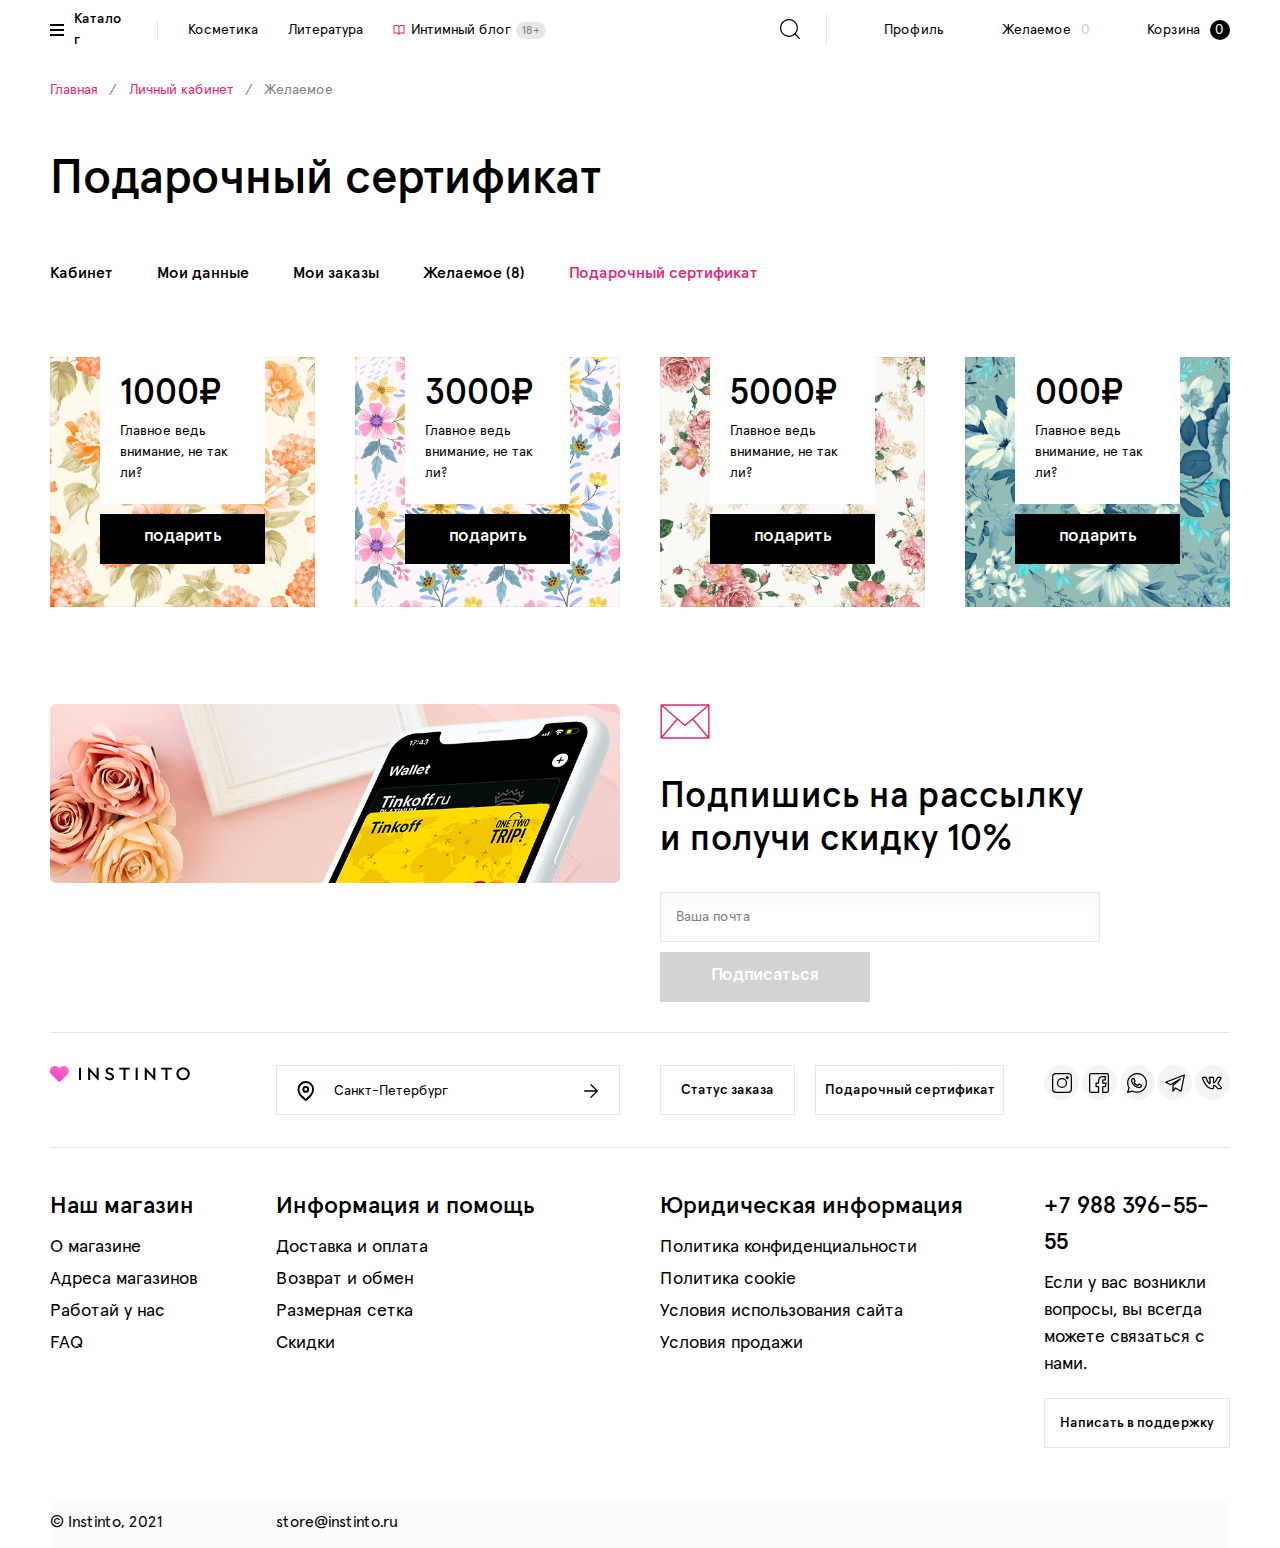
<file: certificate.html>
<!DOCTYPE html>
<html class="page  no-js" lang="ru">

<head>
  <meta charset="utf-8">
  <meta name="viewport" content="width=device-width, initial-scale=1">
  <meta name="format-detection" content="telephone=no">
  <meta name="format-detection" content="date=no">
  <meta name="format-detection" content="address=no">
  <meta name="format-detection" content="email=no">
  <meta content="notranslate" name="google">
  <link rel="apple-touch-icon" sizes="180x180" href="/img/favicon/apple-touch-icon.png">
  <link rel="icon" type="image/png" sizes="32x32" href="/img/favicon/favicon-32x32.png">
  <link rel="icon" type="image/png" sizes="16x16" href="/img/favicon/favicon-16x16.png">
  <link rel="manifest" href="/img/favicon/site.webmanifest">
  <link rel="mask-icon" href="/img/favicon/safari-pinned-tab.svg" color="#5bbad5">
  <meta name="msapplication-TileColor" content="#5bbad5">
  <meta name="theme-color" content="#000">
  <meta name="msapplication-navbutton-color" content="#000">
  <meta name="apple-mobile-web-app-status-bar-style" content="#000">
  <title>Личный кабинет</title>
  <meta name="description" content="">
  <link rel="stylesheet" href="css/style.css">
  <script>
// Браузер и ОС
document.documentElement.className = document.documentElement.className.replace('no-js', 'js');
function cth(c){document.documentElement.classList.add(c)}
'ontouchstart' in window?cth('touch'):cth('no-touch');
if(typeof InstallTrigger!=='undefined')cth('firefox');
if(/constructor/i.test(window.HTMLElement)||(function(p){return p.toString()==="[object SafariRemoteNotification]"})(!window['safari']||(typeof safari!=='undefined'&&safari.pushNotification)))cth('safari');
if(/*@cc_on!@*/false||!!document.documentMode)cth('ie');
if(!(/*@cc_on!@*/false||!!document.documentMode)&&!!window.StyleMedia)cth('edge');
if(!!window.chrome&&(!!window.chrome.webstore||!!window.chrome.runtime))cth('chrome');
if(~navigator.appVersion.indexOf("Win"))cth('windows');
if(~navigator.appVersion.indexOf("Mac"))cth('osx');
if(~['iPad','iPhone','iPod'].indexOf(navigator.platform))cth('ios');
if(~navigator.appVersion.indexOf("Linux"))cth('linux');

// Добавление 1vh (использование: height: 100vh; height: calc(var(--vh, 1vh) * 100);) для фикса 100vh на мобилках
let vh = window.innerHeight * 0.01;
document.documentElement.style.setProperty('--vh', `${vh}px`);
window.addEventListener('resize', () => {
  let vh = window.innerHeight * 0.01;
  document.documentElement.style.setProperty('--vh', `${vh}px`);
});

// Добавление css-scroll-size для борьбы с проблемами скроллируемых блоков
document.addEventListener("DOMContentLoaded", () => {
  const outer = document.createElement('div');
  const inner = document.createElement('div');
  outer.style.overflow = 'scroll';
  outer.classList.add('scrollbar');
  document.body.appendChild(outer);
  outer.appendChild(inner);
  const scrollbarSize = outer.offsetWidth - inner.offsetWidth;
  document.body.removeChild(outer);
  document.documentElement.style.setProperty('--css-scroll-size', `${scrollbarSize}px`);
});
</script>
</head>

<body><noscript>У вас отключен JavaScript. Это пугает.</noscript>
  <header class="page-header" role="banner">
    <div class="page-header__inner--padding">
      <div class="header-container">
        <div class="burger__container"><a class="burger" role="button" data-target-id="header-catalog" data-target-class-toggle="header-catalog--open">
            <div class="burger__inner">
              <div class="burger__caption">Каталог</div>
              <div class="burger__icon"></div>
            </div>
          </a></div>
        <div class="header-container__line"></div>
        <div class="header-container__inner">
          <div class="header-nav-menu"><a class="header-nav-menu__inner" href="catalog.html">Косметика</a><a class="header-nav-menu__inner" href="catalog.html">Литература</a><a class="header-nav-menu__inner" href="blog.html"><svg width="12" height="12">
                <use xlink:href="img/sprite.svg#icon-book"></use>
              </svg><span>Интимный блог</span>
              <div class="header-nav-menu__blog-age">18+</div></a></div><a class="logo  logo--header" href="index.html"><img class="logo__icon" src="img/logo-icon.svg" alt="Logo icon"><img class="logo__text" src="img/logo-text.svg" alt="logo text"></a>
          <div class="header-icons"><a class="search" role="button" data-target-id="header-search" data-target-class-toggle="header-search--open">
              <div class="search__inner"><svg class="search__icon">
                  <use xlink:href="img/sprite.svg#icon-search"></use>
                </svg></div>
            </a><a class="header-icons__inner" data-toggle="modal" data-target="#modal-sign-up" href="#">
              <div class="header-icons__text-sub-icon">Профиль</div><svg class="header-icons__icon header-icons__icon--hide" width="20" height="20">
                <use xlink:href="img/sprite.svg#icon-person"></use>
              </svg>
            </a><a class="header-icons__inner" href="desired.html">
              <div class="header-icons__text-sub-icon">Желаемое<div id="count-favorites"><span>0</span></div>
              </div><img class="header-icons__icon header-icons__icon--hide" src="img/logo-icon.svg" alt="Logo icon">
            </a><a class="header-icons__inner" href="cart.html">
              <div class="header-icons__text-sub-icon">Корзина<div id="count-basket"><span>0</span></div>
              </div><svg class="header-icons__icon header-icons__icon--hide" width="20" height="20">
                <use xlink:href="img/sprite.svg#icon-basket"></use>
              </svg>
            </a></div>
        </div>
      </div>
    </div>
    <div class="page-header__inner">
      <div class="header-search" id="header-search">
        <div class="header-search__inner">
          <div class="search-panel" id="search-panel">
            <form>
              <div class="search-panel__inner"><label class="field-text  field-text--material"><span class="field-text__input-wrap"><input class="field-text__input" type="text" value="" name="comment" placeholder="Введите слово для поиска"/></span></label><button class="btn  btn--blank btn--md btn--icon" type="submit">Искать<svg class="btn__icon">
                    <use xlink:href="img/sprite.svg#icon-arrow-right"></use>
                  </svg></button></div>
            </form>
          </div>
          <div class="search-panel-dropdown">
            <div class="search-panel-dropdown__inner">
              <div class="search-panel-dropdown__body"><a href="#">
                  <div class="search-panel-dropdown-item">
                    <div class="search-panel-dropdown-item__image"><img src="img/img1.png" alt="альт" /></div>
                    <div class="search-panel-dropdown-item__text">
                      <div class="search-panel-dropdown-item__title">Комплект белья obsessive</div>
                      <div class="search-panel-dropdown-item__price">4 943 ₽</div>
                    </div>
                  </div>
                </a><a href="#">
                  <div class="search-panel-dropdown-item">
                    <div class="search-panel-dropdown-item__image"><img src="img/img1.png" alt="альт" /></div>
                    <div class="search-panel-dropdown-item__text">
                      <div class="search-panel-dropdown-item__title">Комплект белья obsessive</div>
                      <div class="search-panel-dropdown-item__price">4 943 ₽</div>
                    </div>
                  </div>
                </a><a href="#">
                  <div class="search-panel-dropdown-item">
                    <div class="search-panel-dropdown-item__image"><img src="img/img1.png" alt="альт" /></div>
                    <div class="search-panel-dropdown-item__text">
                      <div class="search-panel-dropdown-item__title">Комплект белья obsessive</div>
                      <div class="search-panel-dropdown-item__price">4 943 ₽</div>
                    </div>
                  </div>
                </a></div>
              <div class="search-panel-dropdown__footer">
                <div class="search-panel-dropdown__footer-text">Всего <b>182</b> результата</div><a class="search-panel-dropdown__footer-link" href="#">Смотреть все</a><svg>
                  <use xlink:href="img/sprite.svg#icon-arrow-right"></use>
                </svg>
              </div>
            </div>
          </div>
        </div>
      </div>
    </div>
    <div class="page-header__inner">
      <div class="header-catalog" id="header-catalog">
        <div class="header-catalog__inner">
          <div class="header-catalog__wrap">
            <div class="header-catalog__group">
              <div class="header-catalog__group-title"><a href="#">Название группы категорий</a></div>
              <div class="header-catalog__item-wrap">
                <div class="header-catalog__item"><a href="#">Название категории</a></div>
                <div class="header-catalog__item"><a href="#">Название категории</a></div>
                <div class="header-catalog__item"><a href="#">Название категории</a></div>
                <div class="header-catalog__item"><a href="#">Название категории</a></div>
                <div class="header-catalog__item"><a href="#">Название категории</a></div>
                <div class="header-catalog__item"><a href="#">Название категории</a></div>
              </div>
            </div>
            <div class="header-catalog__group">
              <div class="header-catalog__group-title"><a href="#">Название группы категорий</a></div>
              <div class="header-catalog__item-wrap">
                <div class="header-catalog__item"><a href="#">Название категории</a></div>
                <div class="header-catalog__item"><a href="#">Название категории</a></div>
                <div class="header-catalog__item"><a href="#">Название категории</a></div>
                <div class="header-catalog__item"><a href="#">Название категории</a></div>
                <div class="header-catalog__item"><a href="#">Название категории</a></div>
                <div class="header-catalog__item"><a href="#">Название категории</a></div>
              </div>
            </div>
            <div class="header-catalog__group">
              <div class="header-catalog__group-title"><a href="#">Название группы категорий</a></div>
              <div class="header-catalog__item-wrap">
                <div class="header-catalog__item"><a href="#">Название категории</a></div>
                <div class="header-catalog__item"><a href="#">Название категории</a></div>
                <div class="header-catalog__item"><a href="#">Название категории</a></div>
                <div class="header-catalog__item"><a href="#">Название категории</a></div>
                <div class="header-catalog__item"><a href="#">Название категории</a></div>
                <div class="header-catalog__item"><a href="#">Название категории</a></div>
              </div>
            </div>
            <div class="header-catalog__group">
              <div class="header-catalog__group-title"><a href="#">Название группы категорий</a></div>
              <div class="header-catalog__item-wrap">
                <div class="header-catalog__item"><a href="#">Название категории</a></div>
                <div class="header-catalog__item"><a href="#">Название категории</a></div>
                <div class="header-catalog__item"><a href="#">Название категории</a></div>
                <div class="header-catalog__item"><a href="#">Название категории</a></div>
                <div class="header-catalog__item"><a href="#">Название категории</a></div>
                <div class="header-catalog__item"><a href="#">Название категории</a></div>
              </div>
            </div>
          </div>
          <div class="header-catalog__news"><img src="img/preview-item-img.jpg" alt="актуальные новости">
            <div class="header-catalog__news-title"><a>Как использование стимуляторов влияет на интимную жизнь?</a></div><a class="header-catalog__news-link" href="#">подробнее<svg width="16px" height="16px">
                <use xlink:href="img/sprite.svg#icon-arrow-right"></use>
              </svg></a>
          </div>
        </div>
      </div>
    </div>
  </header>
  <div class="content">
    <div class="content__container">
      <ul class="breadcrumbs" aria-label="Breadcrumb" role="navigation">
        <li class="breadcrumbs__item"><a href="index.html">Главная</a></li>
        <li class="breadcrumbs__item"><a href="profile.html">Личный кабинет</a></li>
        <li class="breadcrumbs__item"><span>Желаемое</span></li>
      </ul>
      <main class="content__main">
        <div class="content__inner">
          <div class="content-block  content-block--full-width">
            <div class="content-block__inner">
              <div class="content-block__text-wrapper">
                <h2>Подарочный сертификат</h2>
              </div>
            </div>
          </div>
        </div>
        <div class="content__inner">
          <div class="content-block  content-block--full-width">
            <div class="content-block__inner">
              <div class="content-block__text-wrapper">
                <div class="categories-list">
                  <ul class="categories-list__wrap">
                    <li><a href="profile.html">Кабинет</a></li>
                    <li><a href="changeprofile.html">Мои данные</a></li>
                    <li><a href="my-order.html">Мои заказы</a></li>
                    <li><a href="desired.html">Желаемое <span>(8)</span></a></li>
                    <li><a class="categories-list__active" href="certificate.html">Подарочный сертификат</a></li>
                  </ul>
                </div>
              </div>
            </div>
          </div>
        </div>
        <div class="content__inner">
          <div class="certificate"><img src="img/Rectangle86.jpg" alt="">
            <div class="certificate__wrap">
              <div class="certificate__info">
                <div class="certificate__price">1000₽</div>
                <div class="certificate__text">Главное ведь внимание, не так ли?</div>
              </div>
              <div class="certificate__btn"><button class="btn  btn--black">подарить</button></div>
            </div>
          </div>
          <div class="certificate"><img src="img/Rectangle 289.jpg" alt="">
            <div class="certificate__wrap">
              <div class="certificate__info">
                <div class="certificate__price">3000₽</div>
                <div class="certificate__text">Главное ведь внимание, не так ли?</div>
              </div>
              <div class="certificate__btn"><button class="btn  btn--black">подарить</button></div>
            </div>
          </div>
          <div class="certificate"><img src="img/Rectangle 293.jpg" alt="">
            <div class="certificate__wrap">
              <div class="certificate__info">
                <div class="certificate__price">5000₽</div>
                <div class="certificate__text">Главное ведь внимание, не так ли?</div>
              </div>
              <div class="certificate__btn"><button class="btn  btn--black">подарить</button></div>
            </div>
          </div>
          <div class="certificate"><img src="img/Rectangle 296.jpg" alt="">
            <div class="certificate__wrap">
              <div class="certificate__info">
                <div class="certificate__price">10 000₽</div>
                <div class="certificate__text">Главное ведь внимание, не так ли?</div>
              </div>
              <div class="certificate__btn"><button class="btn  btn--black">подарить</button></div>
            </div>
          </div>
        </div>
      </main>
    </div>
  </div>
  <footer class="page-footer" role="contentinfo">
    <div class="content__container">
      <div class="page-footer__inner page-footer__inner--carusel">
        <div class="content-block  content-block--large">
          <div class="content-block__inner">
            <div class="content-block__wrap-mob"><a><img src="img/Rectangle 99.png" alt="discount"></a></div>
          </div>
        </div>
        <div class="content-block  content-block--large">
          <div class="content-block__inner">
            <div class="content-block__wrap-mob">
              <div class="subscribe">
                <div class="subscribe__inner"><svg width="50px" height="35px">
                    <use xlink:href="img/sprite.svg#icon-mail"></use>
                  </svg>
                  <h3 class="content-block__title">Подпишись на рассылку и получи скидку 10%</h3>
                  <form class="form  form--subscribe"><label class="field-text"><span class="field-text__input-wrap"><input class="field-text__input" type="text" placeholder="Ваша почта"/></span></label>
                    <div class="field-actions"><button class="btn  btn--default" type="submit">Подписаться</button></div>
                  </form>
                </div>
              </div>
            </div>
          </div>
        </div>
      </div>
      <div class="page-footer__inner page-footer__inner--border">
        <div class="content-block  content-block--al-center">
          <div class="content-block__inner">
            <div class="content-block__wrap-mob"><a class="logo" href="index.html"><img class="logo__icon" src="img/logo-icon.svg" alt="Logo icon"><img class="logo__text" src="img/logo-text.svg" alt="logo text"></a></div>
          </div>
        </div>
        <div class="content-block">
          <div class="content-block__inner">
            <div class="content-block__wrap-mob">
              <div class="locality">
                <div class="locality__inner"><svg>
                    <use xlink:href="img/sprite.svg#icon-map-pin"></use>
                  </svg>
                  <div class="locality__town"><span>Санкт-Петербург</span><svg>
                      <use xlink:href="img/sprite.svg#icon-arrow-right"></use>
                    </svg></div>
                </div>
              </div>
            </div>
          </div>
        </div>
        <div class="content-block">
          <div class="content-block__inner">
            <div class="content-block__wrap-mob">
              <div class="page-footer__btn"><a class="btn  btn--white btn--small-text" href="#">Статус заказа</a><a class="btn  btn--white btn--small-text" href="certificate.html">Подарочный сертификат</a></div>
            </div>
          </div>
        </div>
        <div class="content-block  content-block--al-center">
          <div class="content-block__inner">
            <div class="content-block__wrap-mob">
              <div class="page-footer__social"><a htef="#">
                  <div class="page-footer__social-item"><svg>
                      <use xlink:href="img/sprite.svg#icon-instagram"></use>
                    </svg></div>
                </a><a htef="#">
                  <div class="page-footer__social-item"><svg>
                      <use xlink:href="img/sprite.svg#icon-facebook"></use>
                    </svg></div>
                </a><a htef="#">
                  <div class="page-footer__social-item"><svg>
                      <use xlink:href="img/sprite.svg#icon-whatsapp"></use>
                    </svg></div>
                </a><a htef="#">
                  <div class="page-footer__social-item"><svg>
                      <use xlink:href="img/sprite.svg#icon-telegram"></use>
                    </svg></div>
                </a><a htef="#">
                  <div class="page-footer__social-item"><svg>
                      <use xlink:href="img/sprite.svg#icon-vk"></use>
                    </svg></div>
                </a></div>
            </div>
          </div>
        </div>
      </div>
      <div class="page-footer__inner">
        <div class="content-block">
          <div class="content-block__inner">
            <div class="content-block__wrap-mob">
              <div class="header-catalog__group">
                <div class="header-catalog__group-title"><a>Наш магазин</a></div>
                <div class="header-catalog__item-wrap">
                  <div class="header-catalog__item"><a>О магазине</a></div>
                  <div class="header-catalog__item"><a>Адреса магазинов</a></div>
                  <div class="header-catalog__item"><a>Работай у нас</a></div>
                  <div class="header-catalog__item"><a>FAQ</a></div>
                </div>
              </div>
            </div>
          </div>
        </div>
        <div class="content-block">
          <div class="content-block__inner">
            <div class="content-block__wrap-mob">
              <div class="header-catalog__group">
                <div class="header-catalog__group-title"><a>Информация и помощь</a></div>
                <div class="header-catalog__item-wrap">
                  <div class="header-catalog__item"><a>Доставка и оплата</a></div>
                  <div class="header-catalog__item"><a>Возврат и обмен</a></div>
                  <div class="header-catalog__item"><a>Размерная сетка</a></div>
                  <div class="header-catalog__item"><a>Скидки</a></div>
                </div>
              </div>
            </div>
          </div>
        </div>
        <div class="content-block">
          <div class="content-block__inner">
            <div class="content-block__wrap-mob">
              <div class="header-catalog__group">
                <div class="header-catalog__group-title"><a>Юридическая информация</a></div>
                <div class="header-catalog__item-wrap">
                  <div class="header-catalog__item"><a>Политика конфиденциальности</a></div>
                  <div class="header-catalog__item"><a>Политика cookie</a></div>
                  <div class="header-catalog__item"><a>Условия использования сайта</a></div>
                  <div class="header-catalog__item"><a>Условия продажи</a></div>
                </div>
              </div>
            </div>
          </div>
        </div>
        <div class="content-block">
          <div class="content-block__inner">
            <div class="content-block__wrap-mob">
              <div class="header-catalog__group">
                <div class="header-catalog__group-title"><a>+7 988 396-55-55</a></div>
                <div class="header-catalog__item-wrap">
                  <div class="header-catalog__item"><a>Если у вас возникли вопросы, вы всегда можете связаться с нами.</a></div>
                </div><a class="btn  btn--white btn--small-text" href="#">Написать в поддержку</a>
              </div>
            </div>
          </div>
        </div>
      </div>
      <div class="page-footer__inner page-footer__inner--bg-gray">
        <div class="content-block">
          <div class="content-block__inner">
            <div class="content-block__wrap-mob">© Instinto, 2021</div>
          </div>
        </div>
        <div class="content-block">
          <div class="content-block__inner">
            <div class="content-block__wrap-mob">store@instinto.ru</div>
          </div>
        </div>
      </div>
    </div>
  </footer>
  <div class="modals">
    <div class="modal" id="modal-size-table-anais" tabindex="-1" role="dialog">
      <div class="modal__dialog" role="document">
        <div class="modal__content">
          <div class="modal__header"><span class="close modal__close" data-dismiss="modal" aria-label="Закрыть"><span></span></span>
            <div class="modal__title">Anais</div>
          </div>
          <div class="modal__body modal__body--table">
            <h5>Соответсвие размеров чаши</h5>
            <div class="modal__table-container">
              <table>
                <tr>
                  <th>Под грудью</th>
                  <th>Размер</th>
                  <th class="modal__th">Чаша <br> A</th>
                  <th>Чаша <br> B</th>
                  <th>Чаша <br> C</th>
                  <th>Чаша <br> D</th>
                  <th>Чаша <br> E</th>
                  <th>Чаша <br> F</th>
                  <th>Чаша <br> G</th>
                  <th>Чаша <br> H</th>
                  <th>Чаша <br> I</th>
                  <th>Чаша <br> J</th>
                  <th>Чаша <br> K</th>
                </tr>
                <tr>
                  <td>63-67</td>
                  <td>65</td>
                  <td>77-79</td>
                  <td>79-81</td>
                  <td>81-83</td>
                  <td>83-85</td>
                  <td>85-87</td>
                  <td>87-89</td>
                  <td>89-91</td>
                  <td>91-93</td>
                  <td>93-95</td>
                  <td>95-97</td>
                  <td>97-99</td>
                </tr>
                <tr>
                  <td>63-67</td>
                  <td>65</td>
                  <td>77-79</td>
                  <td>79-81</td>
                  <td>81-83</td>
                  <td>83-85</td>
                  <td>85-87</td>
                  <td>87-89</td>
                  <td>89-91</td>
                  <td>91-93</td>
                  <td>93-95</td>
                  <td>95-97</td>
                  <td>97-99</td>
                </tr>
                <tr>
                  <td>63-67</td>
                  <td>65</td>
                  <td>77-79</td>
                  <td>79-81</td>
                  <td>81-83</td>
                  <td>83-85</td>
                  <td>85-87</td>
                  <td>87-89</td>
                  <td>89-91</td>
                  <td>91-93</td>
                  <td>93-95</td>
                  <td>95-97</td>
                  <td>97-99</td>
                </tr>
                <tr>
                  <td>63-67</td>
                  <td>65</td>
                  <td>77-79</td>
                  <td>79-81</td>
                  <td>81-83</td>
                  <td>83-85</td>
                  <td>85-87</td>
                  <td>87-89</td>
                  <td>89-91</td>
                  <td>91-93</td>
                  <td>93-95</td>
                  <td>95-97</td>
                  <td>97-99</td>
                </tr>
                <tr>
                  <td>63-67</td>
                  <td>65</td>
                  <td>77-79</td>
                  <td>79-81</td>
                  <td>81-83</td>
                  <td>83-85</td>
                  <td>85-87</td>
                  <td>87-89</td>
                  <td>89-91</td>
                  <td>91-93</td>
                  <td>93-95</td>
                  <td>95-97</td>
                  <td>97-99</td>
                </tr>
                <tr>
                  <td>63-67</td>
                  <td>65</td>
                  <td>77-79</td>
                  <td>79-81</td>
                  <td>81-83</td>
                  <td>83-85</td>
                  <td>85-87</td>
                  <td>87-89</td>
                  <td>89-91</td>
                  <td>91-93</td>
                  <td>93-95</td>
                  <td>95-97</td>
                  <td>97-99</td>
                </tr>
                <tr>
                  <td>63-67</td>
                  <td>65</td>
                  <td>77-79</td>
                  <td>79-81</td>
                  <td>81-83</td>
                  <td>83-85</td>
                  <td>85-87</td>
                  <td>87-89</td>
                  <td>89-91</td>
                  <td>91-93</td>
                  <td>93-95</td>
                  <td>95-97</td>
                  <td>97-99</td>
                </tr>
                <tr>
                  <td>63-67</td>
                  <td>65</td>
                  <td>77-79</td>
                  <td>79-81</td>
                  <td>81-83</td>
                  <td>83-85</td>
                  <td>85-87</td>
                  <td>87-89</td>
                  <td>89-91</td>
                  <td>91-93</td>
                  <td>93-95</td>
                  <td>95-97</td>
                  <td>97-99</td>
                </tr>
                <tr>
                  <td>63-67</td>
                  <td>65</td>
                  <td>77-79</td>
                  <td>79-81</td>
                  <td>81-83</td>
                  <td>83-85</td>
                  <td>85-87</td>
                  <td>87-89</td>
                  <td>89-91</td>
                  <td>91-93</td>
                  <td>93-95</td>
                  <td>95-97</td>
                  <td>97-99</td>
                </tr>
              </table>
            </div>
          </div>
          <div class="modal__footer modal__footer--table"><button class="btn  btn--white" type="button" data-dismiss="modal">Закрыть</button></div>
        </div>
      </div>
    </div>
    <div class="modal" id="modal-log-in" tabindex="-1" role="dialog">
      <div class="modal__dialog" role="document">
        <div class="modal__content">
          <div class="modal__header"><span class="close modal__close" data-dismiss="modal" aria-label="Закрыть"><span></span></span>
            <div class="modal__title">Войти в профиль</div>
          </div>
          <div class="modal__body">
            <p>У вас нет профиля?&emsp;<a class="modal__ankor" data-toggle="modal" data-target="#modal-sign-up" data-dismiss="modal" href="#">Зарегистрируйтесь</a></p>
            <form name="logIn"><label class="field-text"><span class="field-text__input-wrap"><input class="field-text__input" type="text" placeholder="yourmail@mail.ru"/></span></label><label class="field-text"><span class="field-text__input-wrap"><input class="field-text__input" type="text" placeholder="password"/></span></label>
              <div class="field-checkbox">
                <div class="field-checkbox__input-wrap  field-checkbox__input-wrap--square"><label class="field-checkbox__name"><input class="field-checkbox__input" type="checkbox" name="rememberMe" /><span class="field-checkbox__name-text">Запомнить меня</span></label></div>
              </div>
            </form>
          </div>
          <div class="modal__footer modal__footer--two-buttons"><a class="btn  btn--accent" href="profile.html">Войти</a><a class="btn  btn--white" data-toggle="modal" data-target="#modal-remind-password" data-dismiss="modal" href="#">Забыл пароль</a></div>
        </div>
      </div>
    </div>
    <div class="modal" id="modal-sign-up" tabindex="-1" role="dialog">
      <div class="modal__dialog" role="document">
        <div class="modal__content">
          <div class="modal__header"><span class="close modal__close" data-dismiss="modal" aria-label="Закрыть"><span></span></span>
            <div class="modal__title">Регистрация</div>
          </div>
          <div class="modal__body">
            <p>Уже покупали у нас раньше?&emsp;<a class="modal__ankor" data-toggle="modal" data-target="#modal-log-in" data-dismiss="modal" href="#">Войти в профиль</a></p>
            <form name="signUp">
              <div class="modal__main-text">Ваш email</div><label class="field-text"><span class="field-text__input-wrap"><input class="field-text__input" type="text" placeholder="yourmail@mail.ru"/></span></label>
              <div class="modal__main-text">Придумайте пароль</div><label class="field-text"><span class="field-text__input-wrap"><input class="field-text__input" type="text" placeholder="password"/></span></label>
              <div class="modal__main-text">Повторите пароль</div><label class="field-text"><span class="field-text__input-wrap"><input class="field-text__input" type="text" placeholder="password"/></span></label>
              <div class="modal__main-text">Как вас зовут?</div><label class="field-text"><span class="field-text__input-wrap"><input class="field-text__input" type="text" placeholder="Имя"/></span></label>
            </form>
          </div>
          <div class="modal__footer"><a class="btn  btn--accent" href="profile.html">Зарегистрироваться</a>
            <div class="field-checkbox">
              <div class="field-checkbox__input-wrap  field-checkbox__input-wrap--square"><label class="field-checkbox__name"><input class="field-checkbox__input" type="checkbox" name="rememberMe" /><span class="field-checkbox__name-text">Запомнить меня</span></label></div>
            </div>
            <p class="modal__info-text">Нажимая кнопку «Продолжить», вы соглашаетесь с <a class='modal__ankor' href='#'>офертой</a> и <a class='modal__ankor' href='#'>политикой конфиденциальности</a></p>
          </div>
        </div>
      </div>
    </div>
    <div class="modal" id="modal-remind-password" tabindex="-1" role="dialog">
      <div class="modal__dialog" role="document">
        <div class="modal__content">
          <div class="modal__header"><span class="close modal__close" data-dismiss="modal" aria-label="Закрыть"><span></span></span>
            <div class="modal__title">Напомнить пароль</div>
          </div>
          <div class="modal__body">
            <p>У вас нет профиля?<a class="modal__ankor" data-toggle="modal" data-target="#modal-sign-up" data-dismiss="modal" href="#"> Зарегистрируйтесь</a></p>
            <form name="remindPassword">
              <div class="modal__main-text">Укажите свою почту, чтобы мы выслали вам проверочный код</div><label class="field-text"><span class="field-text__input-wrap"><input class="field-text__input" type="text" placeholder="yourmail@mail.ru"/></span></label>
            </form>
          </div>
          <div class="modal__footer modal__footer--two-buttons"><a class="btn  btn--accent" data-toggle="modal" data-target="#modal-remind-password-sucсess" data-dismiss="modal" href="#">Отправить</a><a class="btn  btn--white" data-toggle="modal" data-target="#modal-log-in" data-dismiss="modal" href="#">Войти</a></div>
        </div>
      </div>
    </div>
    <div class="modal" id="modal-remind-password-sucсess" tabindex="-1" role="dialog">
      <div class="modal__dialog" role="document">
        <div class="modal__content">
          <div class="modal__header"><span class="close modal__close" data-dismiss="modal" aria-label="Закрыть"><span></span></span>
            <div class="modal__title">Пароль отправлен</div>
          </div>
          <div class="modal__body">
            <div class="modal__main-text">Вам на почту пришло письмо с ссылкой на восстановление пароля. Удачи =)</div>
          </div>
          <div class="modal__footer"><button class="btn  btn--accent" data-dismiss="modal">Отлично</button></div>
        </div>
      </div>
    </div>
  </div>
  <script src="js/bundle.js"></script>

</body>

</html>
</file>
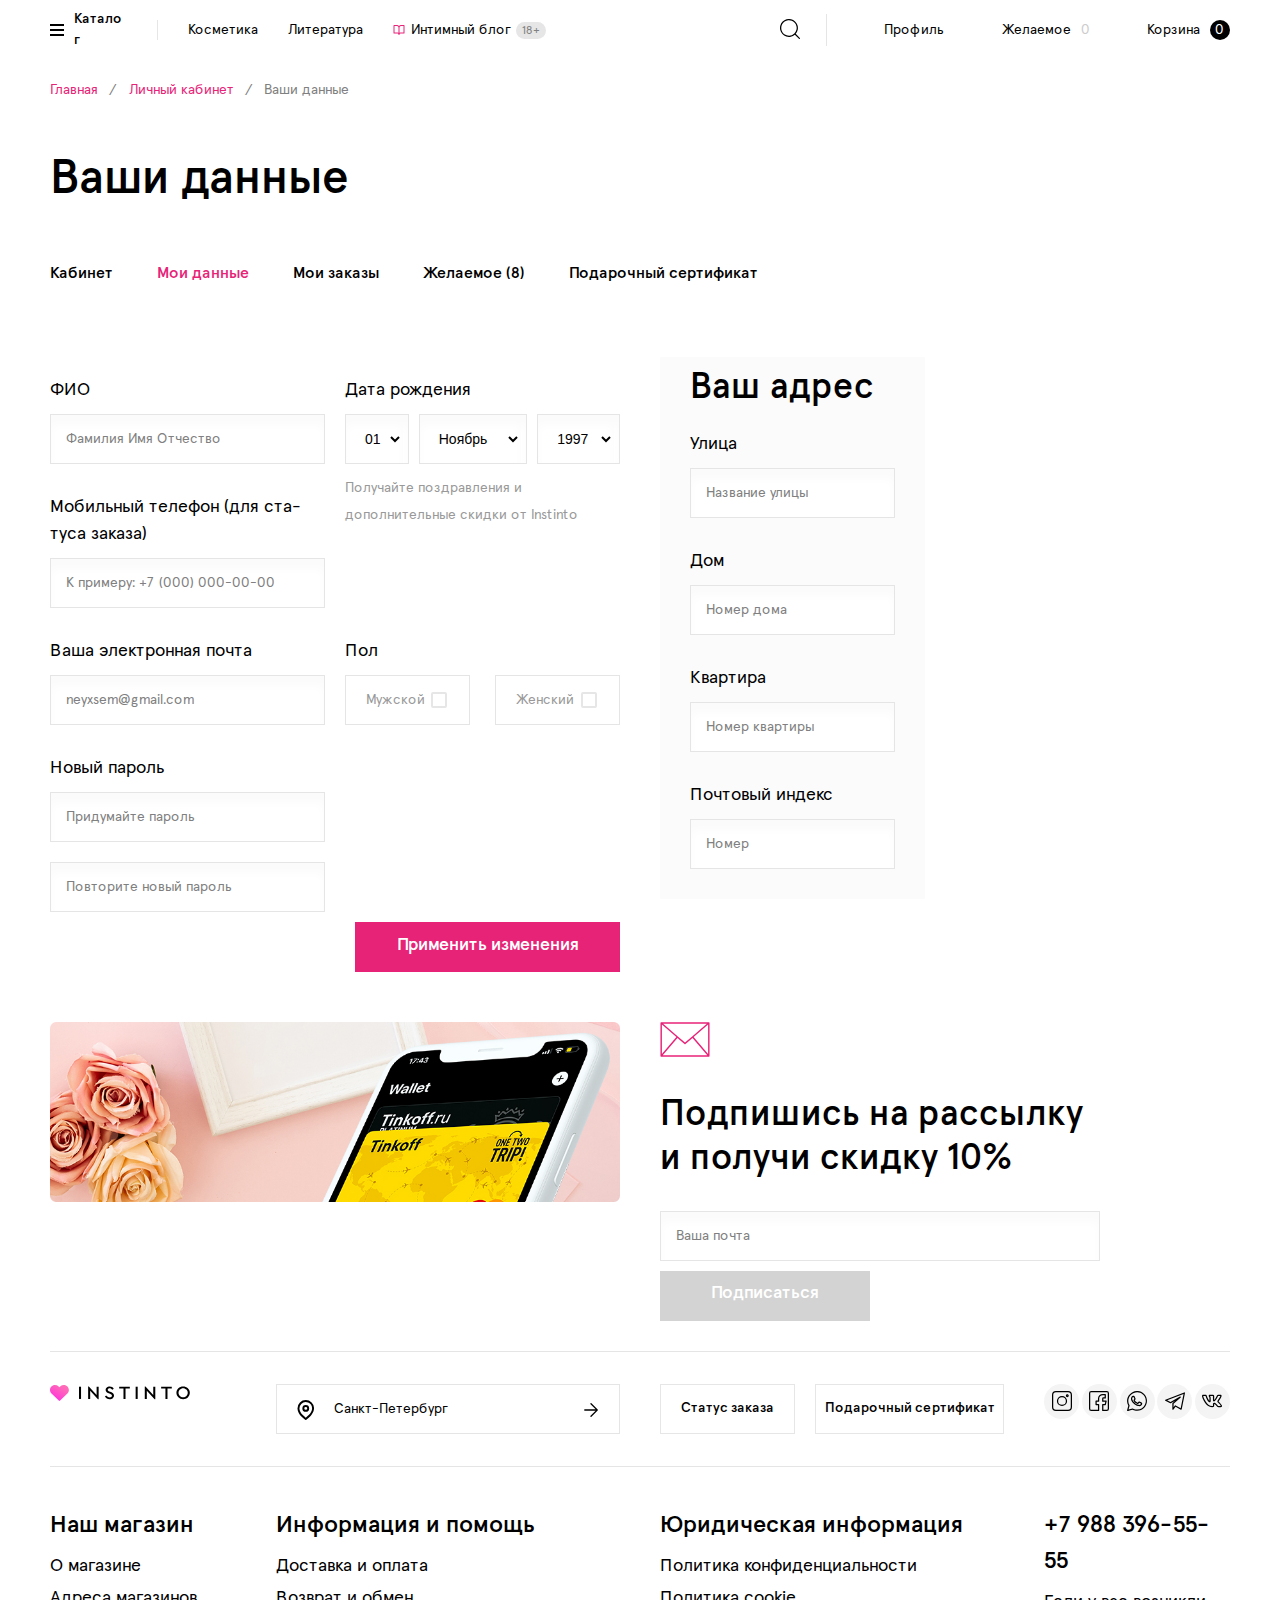
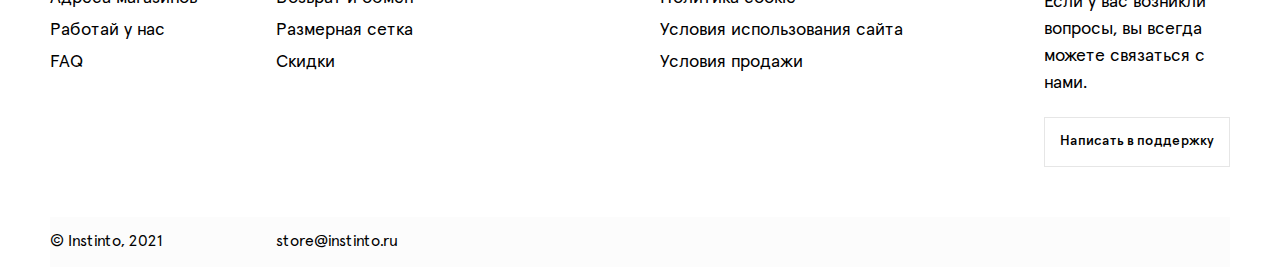
<file: changeprofile.html>
<!DOCTYPE html>
<html class="page  no-js" lang="ru">

<head>
  <meta charset="utf-8">
  <meta name="viewport" content="width=device-width, initial-scale=1">
  <meta name="format-detection" content="telephone=no">
  <meta name="format-detection" content="date=no">
  <meta name="format-detection" content="address=no">
  <meta name="format-detection" content="email=no">
  <meta content="notranslate" name="google">
  <link rel="apple-touch-icon" sizes="180x180" href="/img/favicon/apple-touch-icon.png">
  <link rel="icon" type="image/png" sizes="32x32" href="/img/favicon/favicon-32x32.png">
  <link rel="icon" type="image/png" sizes="16x16" href="/img/favicon/favicon-16x16.png">
  <link rel="manifest" href="/img/favicon/site.webmanifest">
  <link rel="mask-icon" href="/img/favicon/safari-pinned-tab.svg" color="#5bbad5">
  <meta name="msapplication-TileColor" content="#5bbad5">
  <meta name="theme-color" content="#000">
  <meta name="msapplication-navbutton-color" content="#000">
  <meta name="apple-mobile-web-app-status-bar-style" content="#000">
  <title>Личный кабинет</title>
  <meta name="description" content="">
  <link rel="stylesheet" href="css/style.css">
  <script>
// Браузер и ОС
document.documentElement.className = document.documentElement.className.replace('no-js', 'js');
function cth(c){document.documentElement.classList.add(c)}
'ontouchstart' in window?cth('touch'):cth('no-touch');
if(typeof InstallTrigger!=='undefined')cth('firefox');
if(/constructor/i.test(window.HTMLElement)||(function(p){return p.toString()==="[object SafariRemoteNotification]"})(!window['safari']||(typeof safari!=='undefined'&&safari.pushNotification)))cth('safari');
if(/*@cc_on!@*/false||!!document.documentMode)cth('ie');
if(!(/*@cc_on!@*/false||!!document.documentMode)&&!!window.StyleMedia)cth('edge');
if(!!window.chrome&&(!!window.chrome.webstore||!!window.chrome.runtime))cth('chrome');
if(~navigator.appVersion.indexOf("Win"))cth('windows');
if(~navigator.appVersion.indexOf("Mac"))cth('osx');
if(~['iPad','iPhone','iPod'].indexOf(navigator.platform))cth('ios');
if(~navigator.appVersion.indexOf("Linux"))cth('linux');

// Добавление 1vh (использование: height: 100vh; height: calc(var(--vh, 1vh) * 100);) для фикса 100vh на мобилках
let vh = window.innerHeight * 0.01;
document.documentElement.style.setProperty('--vh', `${vh}px`);
window.addEventListener('resize', () => {
  let vh = window.innerHeight * 0.01;
  document.documentElement.style.setProperty('--vh', `${vh}px`);
});

// Добавление css-scroll-size для борьбы с проблемами скроллируемых блоков
document.addEventListener("DOMContentLoaded", () => {
  const outer = document.createElement('div');
  const inner = document.createElement('div');
  outer.style.overflow = 'scroll';
  outer.classList.add('scrollbar');
  document.body.appendChild(outer);
  outer.appendChild(inner);
  const scrollbarSize = outer.offsetWidth - inner.offsetWidth;
  document.body.removeChild(outer);
  document.documentElement.style.setProperty('--css-scroll-size', `${scrollbarSize}px`);
});
</script>
</head>

<body><noscript>У вас отключен JavaScript. Это пугает.</noscript>
  <header class="page-header" role="banner">
    <div class="page-header__inner--padding">
      <div class="header-container">
        <div class="burger__container"><a class="burger" role="button" data-target-id="header-catalog" data-target-class-toggle="header-catalog--open">
            <div class="burger__inner">
              <div class="burger__caption">Каталог</div>
              <div class="burger__icon"></div>
            </div>
          </a></div>
        <div class="header-container__line"></div>
        <div class="header-container__inner">
          <div class="header-nav-menu"><a class="header-nav-menu__inner" href="catalog.html">Косметика</a><a class="header-nav-menu__inner" href="catalog.html">Литература</a><a class="header-nav-menu__inner" href="blog.html"><svg width="12" height="12">
                <use xlink:href="img/sprite.svg#icon-book"></use>
              </svg><span>Интимный блог</span>
              <div class="header-nav-menu__blog-age">18+</div></a></div><a class="logo  logo--header" href="index.html"><img class="logo__icon" src="img/logo-icon.svg" alt="Logo icon"><img class="logo__text" src="img/logo-text.svg" alt="logo text"></a>
          <div class="header-icons"><a class="search" role="button" data-target-id="header-search" data-target-class-toggle="header-search--open">
              <div class="search__inner"><svg class="search__icon">
                  <use xlink:href="img/sprite.svg#icon-search"></use>
                </svg></div>
            </a><a class="header-icons__inner" data-toggle="modal" data-target="#modal-sign-up" href="#">
              <div class="header-icons__text-sub-icon">Профиль</div><svg class="header-icons__icon header-icons__icon--hide" width="20" height="20">
                <use xlink:href="img/sprite.svg#icon-person"></use>
              </svg>
            </a><a class="header-icons__inner" href="desired.html">
              <div class="header-icons__text-sub-icon">Желаемое<div id="count-favorites"><span>0</span></div>
              </div><img class="header-icons__icon header-icons__icon--hide" src="img/logo-icon.svg" alt="Logo icon">
            </a><a class="header-icons__inner" href="cart.html">
              <div class="header-icons__text-sub-icon">Корзина<div id="count-basket"><span>0</span></div>
              </div><svg class="header-icons__icon header-icons__icon--hide" width="20" height="20">
                <use xlink:href="img/sprite.svg#icon-basket"></use>
              </svg>
            </a></div>
        </div>
      </div>
    </div>
    <div class="page-header__inner">
      <div class="header-search" id="header-search">
        <div class="header-search__inner">
          <div class="search-panel" id="search-panel">
            <form>
              <div class="search-panel__inner"><label class="field-text  field-text--material"><span class="field-text__input-wrap"><input class="field-text__input" type="text" value="" name="comment" placeholder="Введите слово для поиска"/></span></label><button class="btn  btn--blank btn--md btn--icon" type="submit">Искать<svg class="btn__icon">
                    <use xlink:href="img/sprite.svg#icon-arrow-right"></use>
                  </svg></button></div>
            </form>
          </div>
          <div class="search-panel-dropdown">
            <div class="search-panel-dropdown__inner">
              <div class="search-panel-dropdown__body"><a href="#">
                  <div class="search-panel-dropdown-item">
                    <div class="search-panel-dropdown-item__image"><img src="img/img1.png" alt="альт" /></div>
                    <div class="search-panel-dropdown-item__text">
                      <div class="search-panel-dropdown-item__title">Комплект белья obsessive</div>
                      <div class="search-panel-dropdown-item__price">4 943 ₽</div>
                    </div>
                  </div>
                </a><a href="#">
                  <div class="search-panel-dropdown-item">
                    <div class="search-panel-dropdown-item__image"><img src="img/img1.png" alt="альт" /></div>
                    <div class="search-panel-dropdown-item__text">
                      <div class="search-panel-dropdown-item__title">Комплект белья obsessive</div>
                      <div class="search-panel-dropdown-item__price">4 943 ₽</div>
                    </div>
                  </div>
                </a><a href="#">
                  <div class="search-panel-dropdown-item">
                    <div class="search-panel-dropdown-item__image"><img src="img/img1.png" alt="альт" /></div>
                    <div class="search-panel-dropdown-item__text">
                      <div class="search-panel-dropdown-item__title">Комплект белья obsessive</div>
                      <div class="search-panel-dropdown-item__price">4 943 ₽</div>
                    </div>
                  </div>
                </a></div>
              <div class="search-panel-dropdown__footer">
                <div class="search-panel-dropdown__footer-text">Всего <b>182</b> результата</div><a class="search-panel-dropdown__footer-link" href="#">Смотреть все</a><svg>
                  <use xlink:href="img/sprite.svg#icon-arrow-right"></use>
                </svg>
              </div>
            </div>
          </div>
        </div>
      </div>
    </div>
    <div class="page-header__inner">
      <div class="header-catalog" id="header-catalog">
        <div class="header-catalog__inner">
          <div class="header-catalog__wrap">
            <div class="header-catalog__group">
              <div class="header-catalog__group-title"><a href="#">Название группы категорий</a></div>
              <div class="header-catalog__item-wrap">
                <div class="header-catalog__item"><a href="#">Название категории</a></div>
                <div class="header-catalog__item"><a href="#">Название категории</a></div>
                <div class="header-catalog__item"><a href="#">Название категории</a></div>
                <div class="header-catalog__item"><a href="#">Название категории</a></div>
                <div class="header-catalog__item"><a href="#">Название категории</a></div>
                <div class="header-catalog__item"><a href="#">Название категории</a></div>
              </div>
            </div>
            <div class="header-catalog__group">
              <div class="header-catalog__group-title"><a href="#">Название группы категорий</a></div>
              <div class="header-catalog__item-wrap">
                <div class="header-catalog__item"><a href="#">Название категории</a></div>
                <div class="header-catalog__item"><a href="#">Название категории</a></div>
                <div class="header-catalog__item"><a href="#">Название категории</a></div>
                <div class="header-catalog__item"><a href="#">Название категории</a></div>
                <div class="header-catalog__item"><a href="#">Название категории</a></div>
                <div class="header-catalog__item"><a href="#">Название категории</a></div>
              </div>
            </div>
            <div class="header-catalog__group">
              <div class="header-catalog__group-title"><a href="#">Название группы категорий</a></div>
              <div class="header-catalog__item-wrap">
                <div class="header-catalog__item"><a href="#">Название категории</a></div>
                <div class="header-catalog__item"><a href="#">Название категории</a></div>
                <div class="header-catalog__item"><a href="#">Название категории</a></div>
                <div class="header-catalog__item"><a href="#">Название категории</a></div>
                <div class="header-catalog__item"><a href="#">Название категории</a></div>
                <div class="header-catalog__item"><a href="#">Название категории</a></div>
              </div>
            </div>
            <div class="header-catalog__group">
              <div class="header-catalog__group-title"><a href="#">Название группы категорий</a></div>
              <div class="header-catalog__item-wrap">
                <div class="header-catalog__item"><a href="#">Название категории</a></div>
                <div class="header-catalog__item"><a href="#">Название категории</a></div>
                <div class="header-catalog__item"><a href="#">Название категории</a></div>
                <div class="header-catalog__item"><a href="#">Название категории</a></div>
                <div class="header-catalog__item"><a href="#">Название категории</a></div>
                <div class="header-catalog__item"><a href="#">Название категории</a></div>
              </div>
            </div>
          </div>
          <div class="header-catalog__news"><img src="img/preview-item-img.jpg" alt="актуальные новости">
            <div class="header-catalog__news-title"><a>Как использование стимуляторов влияет на интимную жизнь?</a></div><a class="header-catalog__news-link" href="#">подробнее<svg width="16px" height="16px">
                <use xlink:href="img/sprite.svg#icon-arrow-right"></use>
              </svg></a>
          </div>
        </div>
      </div>
    </div>
  </header>
  <div class="content">
    <div class="content__container">
      <ul class="breadcrumbs" aria-label="Breadcrumb" role="navigation">
        <li class="breadcrumbs__item"><a href="index.html">Главная</a></li>
        <li class="breadcrumbs__item"><a href="profile.html">Личный кабинет</a></li>
        <li class="breadcrumbs__item"><span>Ваши данные</span></li>
      </ul>
      <main class="content__main">
        <div class="content__inner">
          <div class="content-block  content-block--full-width">
            <div class="content-block__inner">
              <div class="content-block__text-wrapper">
                <h2>Ваши данные</h2>
              </div>
            </div>
          </div>
        </div>
        <div class="content__inner">
          <div class="content-block  content-block--full-width">
            <div class="content-block__inner">
              <div class="content-block__text-wrapper">
                <div class="categories-list">
                  <ul class="categories-list__wrap">
                    <li><a href="profile.html">Кабинет</a></li>
                    <li><a class="categories-list__active" href="changeprofile.html">Мои данные</a></li>
                    <li><a href="my-order.html">Мои заказы</a></li>
                    <li><a href="desired.html">Желаемое (<span>8</span>)</a></li>
                    <li><a href="certificate.html">Подарочный сертификат</a></li>
                  </ul>
                </div>
              </div>
            </div>
          </div>
        </div>
        <form class="form  form--personal-data">
          <div class="content__inner">
            <div class="content-wrap">
              <div class="content-block  content-block--p-mob">
                <div class="content-block__inner">
                  <div class="profile-info">
                    <p class="profile-info__label--m-top">ФИО</p><label class="field-text"><span class="field-text__input-wrap"><input class="field-text__input" type="text" placeholder="Фамилия Имя Отчество"/></span></label>
                  </div>
                  <div class="profile-info">
                    <p class="profile-info__label--m-top">Мобильный телефон (для статуса заказа)</p><label class="field-text"><span class="field-text__input-wrap"><input class="field-text__input" type="text" placeholder="К примеру: +7 (000) 000-00-00"/></span></label>
                  </div>
                </div>
              </div>
              <div class="content-block  content-block--p-mob">
                <div class="content-block__inner">
                  <div class="profile-info">
                    <p class="profile-info__label--m-top">Дата рождения</p>
                    <div class="profile-info__select-wrapper">
                      <div class="select  select--profile" name="day" id="day"><select>
                          <option value="01" selected>01</option>
                          <option value="02">02</option>
                          <option value="03">03</option>
                          <option value="04">04</option>
                        </select></div>
                      <div class="select  select--profile" name="month" id="month"><select>
                          <option value="1" selected>Сентябрь</option>
                          <option value="1" selected>Октябрь</option>
                          <option value="1" selected>Ноябрь</option>
                        </select></div>
                      <div class="select  select--profile" name="year" id="year"><select>
                          <option value="1" selected>1997</option>
                          <option value="2">2001</option>
                          <option value="3">2002</option>
                          <option value="4">2003</option>
                        </select></div>
                    </div><span class="profile-info__gray-text">Получайте поздравления и дополнительные скидки от Instinto</span>
                  </div>
                </div>
              </div>
              <div class="content-block  content-block--p-mob">
                <div class="content-block__inner">
                  <div class="profile-info">
                    <p class="profile-info__label--m-top">Ваша электронная почта</p><label class="field-text"><span class="field-text__input-wrap"><input class="field-text__input" type="text" placeholder="neyxsem@gmail.com"/></span></label>
                  </div>
                  <div class="profile-info">
                    <p class="profile-info__label--m-top">Новый пароль</p><label class="field-text"><span class="field-text__input-wrap"><input class="field-text__input" type="text" placeholder="Придумайте пароль"/></span></label><label class="field-text"><span class="field-text__input-wrap"><input class="field-text__input" type="text" placeholder="Повторите новый пароль"/></span></label>
                  </div>
                </div>
              </div>
              <div class="content-block  content-block--p-mob">
                <div class="content-block__inner">
                  <div class="profile-info choose-block__wrap">
                    <p class="profile-info__label--m-top">Пол</p>
                    <div class="profile-info__gender">
                      <div class="choose-block  choose-block--h-50">
                        <div class="field-radio">
                          <div class="field-radio__input-wrap"><label class="field-radio__name"><input class="field-radio__input" type="radio" name="gender" /><span class="field-radio__name-text"></span></label></div>
                        </div><span class="profile-info__gray-text">Мужской</span>
                      </div>
                      <div class="choose-block  choose-block--h-50">
                        <div class="field-radio">
                          <div class="field-radio__input-wrap"><label class="field-radio__name"><input class="field-radio__input" type="radio" name="gender" /><span class="field-radio__name-text"></span></label></div>
                        </div><span class="profile-info__gray-text">Женский</span>
                      </div>
                    </div>
                  </div>
                </div>
              </div>
            </div>
            <div class="content-block  content-block--p-mob">
              <div class="content-block__inner">
                <div class="your-adress">
                  <h3>Ваш адрес</h3>
                  <div class="profile-info">
                    <p class="profile-info__label--m-top">Улица</p><label class="field-text"><span class="field-text__input-wrap"><input class="field-text__input" type="text" placeholder="Название улицы"/></span></label>
                  </div>
                  <div class="profile-info">
                    <p class="profile-info__label--m-top">Дом</p><label class="field-text"><span class="field-text__input-wrap"><input class="field-text__input" type="text" placeholder="Номер дома"/></span></label>
                  </div>
                  <div class="profile-info">
                    <p class="profile-info__label--m-top">Квартира</p><label class="field-text"><span class="field-text__input-wrap"><input class="field-text__input" type="text" placeholder="Номер квартиры"/></span></label>
                  </div>
                  <div class="profile-info">
                    <p class="profile-info__label--m-top">Почтовый индекс</p><label class="field-text"><span class="field-text__input-wrap"><input class="field-text__input" type="text" placeholder="Номер"/></span></label>
                  </div>
                </div>
              </div>
            </div>
          </div>
          <div class="content__inner content__inner--none-margin">
            <div class="content-block  content-block--empty">
              <div class="content-block__inner"></div>
            </div>
            <div class="content-block  content-block--p-mob">
              <div class="content-block__inner"><button class="btn  btn--accent">Применить изменения</button></div>
            </div>
          </div>
        </form>
      </main>
    </div>
  </div>
  <footer class="page-footer" role="contentinfo">
    <div class="content__container">
      <div class="page-footer__inner page-footer__inner--carusel">
        <div class="content-block  content-block--large">
          <div class="content-block__inner">
            <div class="content-block__wrap-mob"><a><img src="img/Rectangle 99.png" alt="discount"></a></div>
          </div>
        </div>
        <div class="content-block  content-block--large">
          <div class="content-block__inner">
            <div class="content-block__wrap-mob">
              <div class="subscribe">
                <div class="subscribe__inner"><svg width="50px" height="35px">
                    <use xlink:href="img/sprite.svg#icon-mail"></use>
                  </svg>
                  <h3 class="content-block__title">Подпишись на рассылку и получи скидку 10%</h3>
                  <form class="form  form--subscribe"><label class="field-text"><span class="field-text__input-wrap"><input class="field-text__input" type="text" placeholder="Ваша почта"/></span></label>
                    <div class="field-actions"><button class="btn  btn--default" type="submit">Подписаться</button></div>
                  </form>
                </div>
              </div>
            </div>
          </div>
        </div>
      </div>
      <div class="page-footer__inner page-footer__inner--border">
        <div class="content-block  content-block--al-center">
          <div class="content-block__inner">
            <div class="content-block__wrap-mob"><a class="logo" href="index.html"><img class="logo__icon" src="img/logo-icon.svg" alt="Logo icon"><img class="logo__text" src="img/logo-text.svg" alt="logo text"></a></div>
          </div>
        </div>
        <div class="content-block">
          <div class="content-block__inner">
            <div class="content-block__wrap-mob">
              <div class="locality">
                <div class="locality__inner"><svg>
                    <use xlink:href="img/sprite.svg#icon-map-pin"></use>
                  </svg>
                  <div class="locality__town"><span>Санкт-Петербург</span><svg>
                      <use xlink:href="img/sprite.svg#icon-arrow-right"></use>
                    </svg></div>
                </div>
              </div>
            </div>
          </div>
        </div>
        <div class="content-block">
          <div class="content-block__inner">
            <div class="content-block__wrap-mob">
              <div class="page-footer__btn"><a class="btn  btn--white btn--small-text" href="#">Статус заказа</a><a class="btn  btn--white btn--small-text" href="certificate.html">Подарочный сертификат</a></div>
            </div>
          </div>
        </div>
        <div class="content-block  content-block--al-center">
          <div class="content-block__inner">
            <div class="content-block__wrap-mob">
              <div class="page-footer__social"><a htef="#">
                  <div class="page-footer__social-item"><svg>
                      <use xlink:href="img/sprite.svg#icon-instagram"></use>
                    </svg></div>
                </a><a htef="#">
                  <div class="page-footer__social-item"><svg>
                      <use xlink:href="img/sprite.svg#icon-facebook"></use>
                    </svg></div>
                </a><a htef="#">
                  <div class="page-footer__social-item"><svg>
                      <use xlink:href="img/sprite.svg#icon-whatsapp"></use>
                    </svg></div>
                </a><a htef="#">
                  <div class="page-footer__social-item"><svg>
                      <use xlink:href="img/sprite.svg#icon-telegram"></use>
                    </svg></div>
                </a><a htef="#">
                  <div class="page-footer__social-item"><svg>
                      <use xlink:href="img/sprite.svg#icon-vk"></use>
                    </svg></div>
                </a></div>
            </div>
          </div>
        </div>
      </div>
      <div class="page-footer__inner">
        <div class="content-block">
          <div class="content-block__inner">
            <div class="content-block__wrap-mob">
              <div class="header-catalog__group">
                <div class="header-catalog__group-title"><a>Наш магазин</a></div>
                <div class="header-catalog__item-wrap">
                  <div class="header-catalog__item"><a>О магазине</a></div>
                  <div class="header-catalog__item"><a>Адреса магазинов</a></div>
                  <div class="header-catalog__item"><a>Работай у нас</a></div>
                  <div class="header-catalog__item"><a>FAQ</a></div>
                </div>
              </div>
            </div>
          </div>
        </div>
        <div class="content-block">
          <div class="content-block__inner">
            <div class="content-block__wrap-mob">
              <div class="header-catalog__group">
                <div class="header-catalog__group-title"><a>Информация и помощь</a></div>
                <div class="header-catalog__item-wrap">
                  <div class="header-catalog__item"><a>Доставка и оплата</a></div>
                  <div class="header-catalog__item"><a>Возврат и обмен</a></div>
                  <div class="header-catalog__item"><a>Размерная сетка</a></div>
                  <div class="header-catalog__item"><a>Скидки</a></div>
                </div>
              </div>
            </div>
          </div>
        </div>
        <div class="content-block">
          <div class="content-block__inner">
            <div class="content-block__wrap-mob">
              <div class="header-catalog__group">
                <div class="header-catalog__group-title"><a>Юридическая информация</a></div>
                <div class="header-catalog__item-wrap">
                  <div class="header-catalog__item"><a>Политика конфиденциальности</a></div>
                  <div class="header-catalog__item"><a>Политика cookie</a></div>
                  <div class="header-catalog__item"><a>Условия использования сайта</a></div>
                  <div class="header-catalog__item"><a>Условия продажи</a></div>
                </div>
              </div>
            </div>
          </div>
        </div>
        <div class="content-block">
          <div class="content-block__inner">
            <div class="content-block__wrap-mob">
              <div class="header-catalog__group">
                <div class="header-catalog__group-title"><a>+7 988 396-55-55</a></div>
                <div class="header-catalog__item-wrap">
                  <div class="header-catalog__item"><a>Если у вас возникли вопросы, вы всегда можете связаться с нами.</a></div>
                </div><a class="btn  btn--white btn--small-text" href="#">Написать в поддержку</a>
              </div>
            </div>
          </div>
        </div>
      </div>
      <div class="page-footer__inner page-footer__inner--bg-gray">
        <div class="content-block">
          <div class="content-block__inner">
            <div class="content-block__wrap-mob">© Instinto, 2021</div>
          </div>
        </div>
        <div class="content-block">
          <div class="content-block__inner">
            <div class="content-block__wrap-mob">store@instinto.ru</div>
          </div>
        </div>
      </div>
    </div>
  </footer>
  <div class="modals">
    <div class="modal" id="modal-size-table-anais" tabindex="-1" role="dialog">
      <div class="modal__dialog" role="document">
        <div class="modal__content">
          <div class="modal__header"><span class="close modal__close" data-dismiss="modal" aria-label="Закрыть"><span></span></span>
            <div class="modal__title">Anais</div>
          </div>
          <div class="modal__body modal__body--table">
            <h5>Соответсвие размеров чаши</h5>
            <div class="modal__table-container">
              <table>
                <tr>
                  <th>Под грудью</th>
                  <th>Размер</th>
                  <th class="modal__th">Чаша <br> A</th>
                  <th>Чаша <br> B</th>
                  <th>Чаша <br> C</th>
                  <th>Чаша <br> D</th>
                  <th>Чаша <br> E</th>
                  <th>Чаша <br> F</th>
                  <th>Чаша <br> G</th>
                  <th>Чаша <br> H</th>
                  <th>Чаша <br> I</th>
                  <th>Чаша <br> J</th>
                  <th>Чаша <br> K</th>
                </tr>
                <tr>
                  <td>63-67</td>
                  <td>65</td>
                  <td>77-79</td>
                  <td>79-81</td>
                  <td>81-83</td>
                  <td>83-85</td>
                  <td>85-87</td>
                  <td>87-89</td>
                  <td>89-91</td>
                  <td>91-93</td>
                  <td>93-95</td>
                  <td>95-97</td>
                  <td>97-99</td>
                </tr>
                <tr>
                  <td>63-67</td>
                  <td>65</td>
                  <td>77-79</td>
                  <td>79-81</td>
                  <td>81-83</td>
                  <td>83-85</td>
                  <td>85-87</td>
                  <td>87-89</td>
                  <td>89-91</td>
                  <td>91-93</td>
                  <td>93-95</td>
                  <td>95-97</td>
                  <td>97-99</td>
                </tr>
                <tr>
                  <td>63-67</td>
                  <td>65</td>
                  <td>77-79</td>
                  <td>79-81</td>
                  <td>81-83</td>
                  <td>83-85</td>
                  <td>85-87</td>
                  <td>87-89</td>
                  <td>89-91</td>
                  <td>91-93</td>
                  <td>93-95</td>
                  <td>95-97</td>
                  <td>97-99</td>
                </tr>
                <tr>
                  <td>63-67</td>
                  <td>65</td>
                  <td>77-79</td>
                  <td>79-81</td>
                  <td>81-83</td>
                  <td>83-85</td>
                  <td>85-87</td>
                  <td>87-89</td>
                  <td>89-91</td>
                  <td>91-93</td>
                  <td>93-95</td>
                  <td>95-97</td>
                  <td>97-99</td>
                </tr>
                <tr>
                  <td>63-67</td>
                  <td>65</td>
                  <td>77-79</td>
                  <td>79-81</td>
                  <td>81-83</td>
                  <td>83-85</td>
                  <td>85-87</td>
                  <td>87-89</td>
                  <td>89-91</td>
                  <td>91-93</td>
                  <td>93-95</td>
                  <td>95-97</td>
                  <td>97-99</td>
                </tr>
                <tr>
                  <td>63-67</td>
                  <td>65</td>
                  <td>77-79</td>
                  <td>79-81</td>
                  <td>81-83</td>
                  <td>83-85</td>
                  <td>85-87</td>
                  <td>87-89</td>
                  <td>89-91</td>
                  <td>91-93</td>
                  <td>93-95</td>
                  <td>95-97</td>
                  <td>97-99</td>
                </tr>
                <tr>
                  <td>63-67</td>
                  <td>65</td>
                  <td>77-79</td>
                  <td>79-81</td>
                  <td>81-83</td>
                  <td>83-85</td>
                  <td>85-87</td>
                  <td>87-89</td>
                  <td>89-91</td>
                  <td>91-93</td>
                  <td>93-95</td>
                  <td>95-97</td>
                  <td>97-99</td>
                </tr>
                <tr>
                  <td>63-67</td>
                  <td>65</td>
                  <td>77-79</td>
                  <td>79-81</td>
                  <td>81-83</td>
                  <td>83-85</td>
                  <td>85-87</td>
                  <td>87-89</td>
                  <td>89-91</td>
                  <td>91-93</td>
                  <td>93-95</td>
                  <td>95-97</td>
                  <td>97-99</td>
                </tr>
                <tr>
                  <td>63-67</td>
                  <td>65</td>
                  <td>77-79</td>
                  <td>79-81</td>
                  <td>81-83</td>
                  <td>83-85</td>
                  <td>85-87</td>
                  <td>87-89</td>
                  <td>89-91</td>
                  <td>91-93</td>
                  <td>93-95</td>
                  <td>95-97</td>
                  <td>97-99</td>
                </tr>
              </table>
            </div>
          </div>
          <div class="modal__footer modal__footer--table"><button class="btn  btn--white" type="button" data-dismiss="modal">Закрыть</button></div>
        </div>
      </div>
    </div>
    <div class="modal" id="modal-log-in" tabindex="-1" role="dialog">
      <div class="modal__dialog" role="document">
        <div class="modal__content">
          <div class="modal__header"><span class="close modal__close" data-dismiss="modal" aria-label="Закрыть"><span></span></span>
            <div class="modal__title">Войти в профиль</div>
          </div>
          <div class="modal__body">
            <p>У вас нет профиля?&emsp;<a class="modal__ankor" data-toggle="modal" data-target="#modal-sign-up" data-dismiss="modal" href="#">Зарегистрируйтесь</a></p>
            <form name="logIn"><label class="field-text"><span class="field-text__input-wrap"><input class="field-text__input" type="text" placeholder="yourmail@mail.ru"/></span></label><label class="field-text"><span class="field-text__input-wrap"><input class="field-text__input" type="text" placeholder="password"/></span></label>
              <div class="field-checkbox">
                <div class="field-checkbox__input-wrap  field-checkbox__input-wrap--square"><label class="field-checkbox__name"><input class="field-checkbox__input" type="checkbox" name="rememberMe" /><span class="field-checkbox__name-text">Запомнить меня</span></label></div>
              </div>
            </form>
          </div>
          <div class="modal__footer modal__footer--two-buttons"><a class="btn  btn--accent" href="profile.html">Войти</a><a class="btn  btn--white" data-toggle="modal" data-target="#modal-remind-password" data-dismiss="modal" href="#">Забыл пароль</a></div>
        </div>
      </div>
    </div>
    <div class="modal" id="modal-sign-up" tabindex="-1" role="dialog">
      <div class="modal__dialog" role="document">
        <div class="modal__content">
          <div class="modal__header"><span class="close modal__close" data-dismiss="modal" aria-label="Закрыть"><span></span></span>
            <div class="modal__title">Регистрация</div>
          </div>
          <div class="modal__body">
            <p>Уже покупали у нас раньше?&emsp;<a class="modal__ankor" data-toggle="modal" data-target="#modal-log-in" data-dismiss="modal" href="#">Войти в профиль</a></p>
            <form name="signUp">
              <div class="modal__main-text">Ваш email</div><label class="field-text"><span class="field-text__input-wrap"><input class="field-text__input" type="text" placeholder="yourmail@mail.ru"/></span></label>
              <div class="modal__main-text">Придумайте пароль</div><label class="field-text"><span class="field-text__input-wrap"><input class="field-text__input" type="text" placeholder="password"/></span></label>
              <div class="modal__main-text">Повторите пароль</div><label class="field-text"><span class="field-text__input-wrap"><input class="field-text__input" type="text" placeholder="password"/></span></label>
              <div class="modal__main-text">Как вас зовут?</div><label class="field-text"><span class="field-text__input-wrap"><input class="field-text__input" type="text" placeholder="Имя"/></span></label>
            </form>
          </div>
          <div class="modal__footer"><a class="btn  btn--accent" href="profile.html">Зарегистрироваться</a>
            <div class="field-checkbox">
              <div class="field-checkbox__input-wrap  field-checkbox__input-wrap--square"><label class="field-checkbox__name"><input class="field-checkbox__input" type="checkbox" name="rememberMe" /><span class="field-checkbox__name-text">Запомнить меня</span></label></div>
            </div>
            <p class="modal__info-text">Нажимая кнопку «Продолжить», вы соглашаетесь с <a class='modal__ankor' href='#'>офертой</a> и <a class='modal__ankor' href='#'>политикой конфиденциальности</a></p>
          </div>
        </div>
      </div>
    </div>
    <div class="modal" id="modal-remind-password" tabindex="-1" role="dialog">
      <div class="modal__dialog" role="document">
        <div class="modal__content">
          <div class="modal__header"><span class="close modal__close" data-dismiss="modal" aria-label="Закрыть"><span></span></span>
            <div class="modal__title">Напомнить пароль</div>
          </div>
          <div class="modal__body">
            <p>У вас нет профиля?<a class="modal__ankor" data-toggle="modal" data-target="#modal-sign-up" data-dismiss="modal" href="#"> Зарегистрируйтесь</a></p>
            <form name="remindPassword">
              <div class="modal__main-text">Укажите свою почту, чтобы мы выслали вам проверочный код</div><label class="field-text"><span class="field-text__input-wrap"><input class="field-text__input" type="text" placeholder="yourmail@mail.ru"/></span></label>
            </form>
          </div>
          <div class="modal__footer modal__footer--two-buttons"><a class="btn  btn--accent" data-toggle="modal" data-target="#modal-remind-password-sucсess" data-dismiss="modal" href="#">Отправить</a><a class="btn  btn--white" data-toggle="modal" data-target="#modal-log-in" data-dismiss="modal" href="#">Войти</a></div>
        </div>
      </div>
    </div>
    <div class="modal" id="modal-remind-password-sucсess" tabindex="-1" role="dialog">
      <div class="modal__dialog" role="document">
        <div class="modal__content">
          <div class="modal__header"><span class="close modal__close" data-dismiss="modal" aria-label="Закрыть"><span></span></span>
            <div class="modal__title">Пароль отправлен</div>
          </div>
          <div class="modal__body">
            <div class="modal__main-text">Вам на почту пришло письмо с ссылкой на восстановление пароля. Удачи =)</div>
          </div>
          <div class="modal__footer"><button class="btn  btn--accent" data-dismiss="modal">Отлично</button></div>
        </div>
      </div>
    </div>
  </div>
  <script src="js/bundle.js"></script>

</body>

</html>
</file>
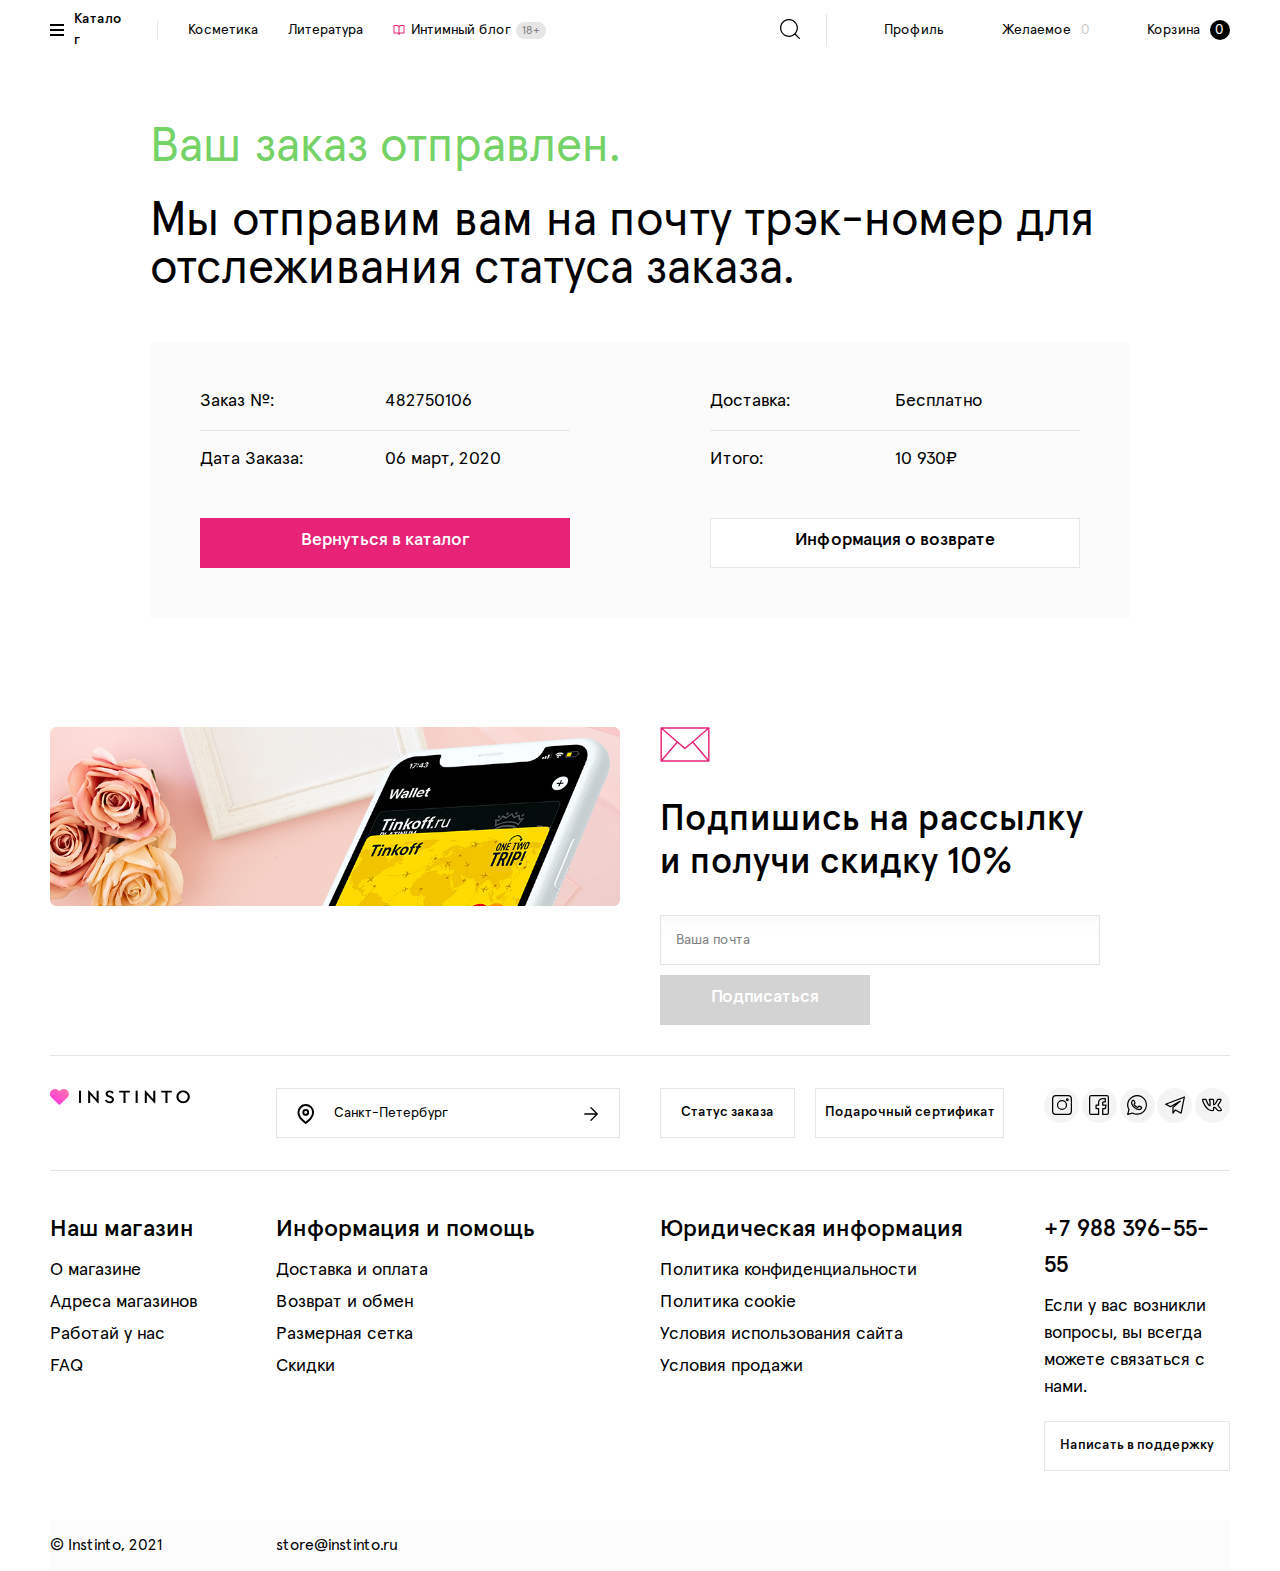
<file: checkout-success.html>
<!DOCTYPE html>
<html class="page  no-js" lang="ru">

<head>
  <meta charset="utf-8">
  <meta name="viewport" content="width=device-width, initial-scale=1">
  <meta name="format-detection" content="telephone=no">
  <meta name="format-detection" content="date=no">
  <meta name="format-detection" content="address=no">
  <meta name="format-detection" content="email=no">
  <meta content="notranslate" name="google">
  <link rel="apple-touch-icon" sizes="180x180" href="/img/favicon/apple-touch-icon.png">
  <link rel="icon" type="image/png" sizes="32x32" href="/img/favicon/favicon-32x32.png">
  <link rel="icon" type="image/png" sizes="16x16" href="/img/favicon/favicon-16x16.png">
  <link rel="manifest" href="/img/favicon/site.webmanifest">
  <link rel="mask-icon" href="/img/favicon/safari-pinned-tab.svg" color="#5bbad5">
  <meta name="msapplication-TileColor" content="#5bbad5">
  <meta name="theme-color" content="#000">
  <meta name="msapplication-navbutton-color" content="#000">
  <meta name="apple-mobile-web-app-status-bar-style" content="#000">
  <title>Заказ оплачен</title>
  <meta name="description" content="">
  <link rel="stylesheet" href="css/style.css">
  <script>
// Браузер и ОС
document.documentElement.className = document.documentElement.className.replace('no-js', 'js');
function cth(c){document.documentElement.classList.add(c)}
'ontouchstart' in window?cth('touch'):cth('no-touch');
if(typeof InstallTrigger!=='undefined')cth('firefox');
if(/constructor/i.test(window.HTMLElement)||(function(p){return p.toString()==="[object SafariRemoteNotification]"})(!window['safari']||(typeof safari!=='undefined'&&safari.pushNotification)))cth('safari');
if(/*@cc_on!@*/false||!!document.documentMode)cth('ie');
if(!(/*@cc_on!@*/false||!!document.documentMode)&&!!window.StyleMedia)cth('edge');
if(!!window.chrome&&(!!window.chrome.webstore||!!window.chrome.runtime))cth('chrome');
if(~navigator.appVersion.indexOf("Win"))cth('windows');
if(~navigator.appVersion.indexOf("Mac"))cth('osx');
if(~['iPad','iPhone','iPod'].indexOf(navigator.platform))cth('ios');
if(~navigator.appVersion.indexOf("Linux"))cth('linux');

// Добавление 1vh (использование: height: 100vh; height: calc(var(--vh, 1vh) * 100);) для фикса 100vh на мобилках
let vh = window.innerHeight * 0.01;
document.documentElement.style.setProperty('--vh', `${vh}px`);
window.addEventListener('resize', () => {
  let vh = window.innerHeight * 0.01;
  document.documentElement.style.setProperty('--vh', `${vh}px`);
});

// Добавление css-scroll-size для борьбы с проблемами скроллируемых блоков
document.addEventListener("DOMContentLoaded", () => {
  const outer = document.createElement('div');
  const inner = document.createElement('div');
  outer.style.overflow = 'scroll';
  outer.classList.add('scrollbar');
  document.body.appendChild(outer);
  outer.appendChild(inner);
  const scrollbarSize = outer.offsetWidth - inner.offsetWidth;
  document.body.removeChild(outer);
  document.documentElement.style.setProperty('--css-scroll-size', `${scrollbarSize}px`);
});
</script>
</head>

<body><noscript>У вас отключен JavaScript. Это пугает.</noscript>
  <header class="page-header" role="banner">
    <div class="page-header__inner--padding">
      <div class="header-container">
        <div class="burger__container"><a class="burger" role="button" data-target-id="header-catalog" data-target-class-toggle="header-catalog--open">
            <div class="burger__inner">
              <div class="burger__caption">Каталог</div>
              <div class="burger__icon"></div>
            </div>
          </a></div>
        <div class="header-container__line"></div>
        <div class="header-container__inner">
          <div class="header-nav-menu"><a class="header-nav-menu__inner" href="catalog.html">Косметика</a><a class="header-nav-menu__inner" href="catalog.html">Литература</a><a class="header-nav-menu__inner" href="blog.html"><svg width="12" height="12">
                <use xlink:href="img/sprite.svg#icon-book"></use>
              </svg><span>Интимный блог</span>
              <div class="header-nav-menu__blog-age">18+</div></a></div><a class="logo  logo--header" href="index.html"><img class="logo__icon" src="img/logo-icon.svg" alt="Logo icon"><img class="logo__text" src="img/logo-text.svg" alt="logo text"></a>
          <div class="header-icons"><a class="search" role="button" data-target-id="header-search" data-target-class-toggle="header-search--open">
              <div class="search__inner"><svg class="search__icon">
                  <use xlink:href="img/sprite.svg#icon-search"></use>
                </svg></div>
            </a><a class="header-icons__inner" data-toggle="modal" data-target="#modal-sign-up" href="#">
              <div class="header-icons__text-sub-icon">Профиль</div><svg class="header-icons__icon header-icons__icon--hide" width="20" height="20">
                <use xlink:href="img/sprite.svg#icon-person"></use>
              </svg>
            </a><a class="header-icons__inner" href="desired.html">
              <div class="header-icons__text-sub-icon">Желаемое<div id="count-favorites"><span>0</span></div>
              </div><img class="header-icons__icon header-icons__icon--hide" src="img/logo-icon.svg" alt="Logo icon">
            </a><a class="header-icons__inner" href="cart.html">
              <div class="header-icons__text-sub-icon">Корзина<div id="count-basket"><span>0</span></div>
              </div><svg class="header-icons__icon header-icons__icon--hide" width="20" height="20">
                <use xlink:href="img/sprite.svg#icon-basket"></use>
              </svg>
            </a></div>
        </div>
      </div>
    </div>
    <div class="page-header__inner">
      <div class="header-search" id="header-search">
        <div class="header-search__inner">
          <div class="search-panel" id="search-panel">
            <form>
              <div class="search-panel__inner"><label class="field-text  field-text--material"><span class="field-text__input-wrap"><input class="field-text__input" type="text" value="" name="comment" placeholder="Введите слово для поиска"/></span></label><button class="btn  btn--blank btn--md btn--icon" type="submit">Искать<svg class="btn__icon">
                    <use xlink:href="img/sprite.svg#icon-arrow-right"></use>
                  </svg></button></div>
            </form>
          </div>
          <div class="search-panel-dropdown">
            <div class="search-panel-dropdown__inner">
              <div class="search-panel-dropdown__body"><a href="#">
                  <div class="search-panel-dropdown-item">
                    <div class="search-panel-dropdown-item__image"><img src="img/img1.png" alt="альт" /></div>
                    <div class="search-panel-dropdown-item__text">
                      <div class="search-panel-dropdown-item__title">Комплект белья obsessive</div>
                      <div class="search-panel-dropdown-item__price">4 943 ₽</div>
                    </div>
                  </div>
                </a><a href="#">
                  <div class="search-panel-dropdown-item">
                    <div class="search-panel-dropdown-item__image"><img src="img/img1.png" alt="альт" /></div>
                    <div class="search-panel-dropdown-item__text">
                      <div class="search-panel-dropdown-item__title">Комплект белья obsessive</div>
                      <div class="search-panel-dropdown-item__price">4 943 ₽</div>
                    </div>
                  </div>
                </a><a href="#">
                  <div class="search-panel-dropdown-item">
                    <div class="search-panel-dropdown-item__image"><img src="img/img1.png" alt="альт" /></div>
                    <div class="search-panel-dropdown-item__text">
                      <div class="search-panel-dropdown-item__title">Комплект белья obsessive</div>
                      <div class="search-panel-dropdown-item__price">4 943 ₽</div>
                    </div>
                  </div>
                </a></div>
              <div class="search-panel-dropdown__footer">
                <div class="search-panel-dropdown__footer-text">Всего <b>182</b> результата</div><a class="search-panel-dropdown__footer-link" href="#">Смотреть все</a><svg>
                  <use xlink:href="img/sprite.svg#icon-arrow-right"></use>
                </svg>
              </div>
            </div>
          </div>
        </div>
      </div>
    </div>
    <div class="page-header__inner">
      <div class="header-catalog" id="header-catalog">
        <div class="header-catalog__inner">
          <div class="header-catalog__wrap">
            <div class="header-catalog__group">
              <div class="header-catalog__group-title"><a href="#">Название группы категорий</a></div>
              <div class="header-catalog__item-wrap">
                <div class="header-catalog__item"><a href="#">Название категории</a></div>
                <div class="header-catalog__item"><a href="#">Название категории</a></div>
                <div class="header-catalog__item"><a href="#">Название категории</a></div>
                <div class="header-catalog__item"><a href="#">Название категории</a></div>
                <div class="header-catalog__item"><a href="#">Название категории</a></div>
                <div class="header-catalog__item"><a href="#">Название категории</a></div>
              </div>
            </div>
            <div class="header-catalog__group">
              <div class="header-catalog__group-title"><a href="#">Название группы категорий</a></div>
              <div class="header-catalog__item-wrap">
                <div class="header-catalog__item"><a href="#">Название категории</a></div>
                <div class="header-catalog__item"><a href="#">Название категории</a></div>
                <div class="header-catalog__item"><a href="#">Название категории</a></div>
                <div class="header-catalog__item"><a href="#">Название категории</a></div>
                <div class="header-catalog__item"><a href="#">Название категории</a></div>
                <div class="header-catalog__item"><a href="#">Название категории</a></div>
              </div>
            </div>
            <div class="header-catalog__group">
              <div class="header-catalog__group-title"><a href="#">Название группы категорий</a></div>
              <div class="header-catalog__item-wrap">
                <div class="header-catalog__item"><a href="#">Название категории</a></div>
                <div class="header-catalog__item"><a href="#">Название категории</a></div>
                <div class="header-catalog__item"><a href="#">Название категории</a></div>
                <div class="header-catalog__item"><a href="#">Название категории</a></div>
                <div class="header-catalog__item"><a href="#">Название категории</a></div>
                <div class="header-catalog__item"><a href="#">Название категории</a></div>
              </div>
            </div>
            <div class="header-catalog__group">
              <div class="header-catalog__group-title"><a href="#">Название группы категорий</a></div>
              <div class="header-catalog__item-wrap">
                <div class="header-catalog__item"><a href="#">Название категории</a></div>
                <div class="header-catalog__item"><a href="#">Название категории</a></div>
                <div class="header-catalog__item"><a href="#">Название категории</a></div>
                <div class="header-catalog__item"><a href="#">Название категории</a></div>
                <div class="header-catalog__item"><a href="#">Название категории</a></div>
                <div class="header-catalog__item"><a href="#">Название категории</a></div>
              </div>
            </div>
          </div>
          <div class="header-catalog__news"><img src="img/preview-item-img.jpg" alt="актуальные новости">
            <div class="header-catalog__news-title"><a>Как использование стимуляторов влияет на интимную жизнь?</a></div><a class="header-catalog__news-link" href="#">подробнее<svg width="16px" height="16px">
                <use xlink:href="img/sprite.svg#icon-arrow-right"></use>
              </svg></a>
          </div>
        </div>
      </div>
    </div>
  </header>
  <div class="content">
    <div class="content__container">
      <div class="cart-success__container">
        <div class="cart-success">
          <div class="cart-success__caption">
            <h2>Ваш заказ отправлен.</h2>
          </div>
          <div class="cart-success__caption">Мы отправим вам на почту трэк-номер для отслеживания статуса заказа.</div>
          <div class="cart-success__info">
            <div class="cart-success__text-wrap">
              <div class="cart-success__text">
                <div class="cart-success__text-inner"><span class="cart-success__text-info">Заказ №:</span><span class="cart-success__text-info">482750106</span></div>
                <div class="cart-success__text-inner"><span class="cart-success__text-info">Дата Заказа:</span><span class="cart-success__text-info">06 март, 2020</span></div>
              </div>
              <div class="cart-success__text">
                <div class="cart-success__text-inner"><span class="cart-success__text-info">Доставка:</span><span class="cart-success__text-info">Бесплатно</span></div>
                <div class="cart-success__text-inner"><span class="cart-success__text-info">Итого:</span><span class="cart-success__text-info">10 930₽</span></div>
              </div>
            </div>
            <div class="cart-success__btn-wrap">
              <div class="cart-success__btn"><a class="btn  btn--accent" href="catalog.html">Вернуться в каталог</a></div>
              <div class="cart-success__btn"><a class="btn  btn--white" href="#">Информация о возврате</a></div>
            </div>
          </div>
        </div>
      </div>
    </div>
  </div>
  <footer class="page-footer" role="contentinfo">
    <div class="content__container">
      <div class="page-footer__inner page-footer__inner--carusel">
        <div class="content-block  content-block--large">
          <div class="content-block__inner">
            <div class="content-block__wrap-mob"><a><img src="img/Rectangle 99.png" alt="discount"></a></div>
          </div>
        </div>
        <div class="content-block  content-block--large">
          <div class="content-block__inner">
            <div class="content-block__wrap-mob">
              <div class="subscribe">
                <div class="subscribe__inner"><svg width="50px" height="35px">
                    <use xlink:href="img/sprite.svg#icon-mail"></use>
                  </svg>
                  <h3 class="content-block__title">Подпишись на рассылку и получи скидку 10%</h3>
                  <form class="form  form--subscribe"><label class="field-text"><span class="field-text__input-wrap"><input class="field-text__input" type="text" placeholder="Ваша почта"/></span></label>
                    <div class="field-actions"><button class="btn  btn--default" type="submit">Подписаться</button></div>
                  </form>
                </div>
              </div>
            </div>
          </div>
        </div>
      </div>
      <div class="page-footer__inner page-footer__inner--border">
        <div class="content-block  content-block--al-center">
          <div class="content-block__inner">
            <div class="content-block__wrap-mob"><a class="logo" href="index.html"><img class="logo__icon" src="img/logo-icon.svg" alt="Logo icon"><img class="logo__text" src="img/logo-text.svg" alt="logo text"></a></div>
          </div>
        </div>
        <div class="content-block">
          <div class="content-block__inner">
            <div class="content-block__wrap-mob">
              <div class="locality">
                <div class="locality__inner"><svg>
                    <use xlink:href="img/sprite.svg#icon-map-pin"></use>
                  </svg>
                  <div class="locality__town"><span>Санкт-Петербург</span><svg>
                      <use xlink:href="img/sprite.svg#icon-arrow-right"></use>
                    </svg></div>
                </div>
              </div>
            </div>
          </div>
        </div>
        <div class="content-block">
          <div class="content-block__inner">
            <div class="content-block__wrap-mob">
              <div class="page-footer__btn"><a class="btn  btn--white btn--small-text" href="#">Статус заказа</a><a class="btn  btn--white btn--small-text" href="certificate.html">Подарочный сертификат</a></div>
            </div>
          </div>
        </div>
        <div class="content-block  content-block--al-center">
          <div class="content-block__inner">
            <div class="content-block__wrap-mob">
              <div class="page-footer__social"><a htef="#">
                  <div class="page-footer__social-item"><svg>
                      <use xlink:href="img/sprite.svg#icon-instagram"></use>
                    </svg></div>
                </a><a htef="#">
                  <div class="page-footer__social-item"><svg>
                      <use xlink:href="img/sprite.svg#icon-facebook"></use>
                    </svg></div>
                </a><a htef="#">
                  <div class="page-footer__social-item"><svg>
                      <use xlink:href="img/sprite.svg#icon-whatsapp"></use>
                    </svg></div>
                </a><a htef="#">
                  <div class="page-footer__social-item"><svg>
                      <use xlink:href="img/sprite.svg#icon-telegram"></use>
                    </svg></div>
                </a><a htef="#">
                  <div class="page-footer__social-item"><svg>
                      <use xlink:href="img/sprite.svg#icon-vk"></use>
                    </svg></div>
                </a></div>
            </div>
          </div>
        </div>
      </div>
      <div class="page-footer__inner">
        <div class="content-block">
          <div class="content-block__inner">
            <div class="content-block__wrap-mob">
              <div class="header-catalog__group">
                <div class="header-catalog__group-title"><a>Наш магазин</a></div>
                <div class="header-catalog__item-wrap">
                  <div class="header-catalog__item"><a>О магазине</a></div>
                  <div class="header-catalog__item"><a>Адреса магазинов</a></div>
                  <div class="header-catalog__item"><a>Работай у нас</a></div>
                  <div class="header-catalog__item"><a>FAQ</a></div>
                </div>
              </div>
            </div>
          </div>
        </div>
        <div class="content-block">
          <div class="content-block__inner">
            <div class="content-block__wrap-mob">
              <div class="header-catalog__group">
                <div class="header-catalog__group-title"><a>Информация и помощь</a></div>
                <div class="header-catalog__item-wrap">
                  <div class="header-catalog__item"><a>Доставка и оплата</a></div>
                  <div class="header-catalog__item"><a>Возврат и обмен</a></div>
                  <div class="header-catalog__item"><a>Размерная сетка</a></div>
                  <div class="header-catalog__item"><a>Скидки</a></div>
                </div>
              </div>
            </div>
          </div>
        </div>
        <div class="content-block">
          <div class="content-block__inner">
            <div class="content-block__wrap-mob">
              <div class="header-catalog__group">
                <div class="header-catalog__group-title"><a>Юридическая информация</a></div>
                <div class="header-catalog__item-wrap">
                  <div class="header-catalog__item"><a>Политика конфиденциальности</a></div>
                  <div class="header-catalog__item"><a>Политика cookie</a></div>
                  <div class="header-catalog__item"><a>Условия использования сайта</a></div>
                  <div class="header-catalog__item"><a>Условия продажи</a></div>
                </div>
              </div>
            </div>
          </div>
        </div>
        <div class="content-block">
          <div class="content-block__inner">
            <div class="content-block__wrap-mob">
              <div class="header-catalog__group">
                <div class="header-catalog__group-title"><a>+7 988 396-55-55</a></div>
                <div class="header-catalog__item-wrap">
                  <div class="header-catalog__item"><a>Если у вас возникли вопросы, вы всегда можете связаться с нами.</a></div>
                </div><a class="btn  btn--white btn--small-text" href="#">Написать в поддержку</a>
              </div>
            </div>
          </div>
        </div>
      </div>
      <div class="page-footer__inner page-footer__inner--bg-gray">
        <div class="content-block">
          <div class="content-block__inner">
            <div class="content-block__wrap-mob">© Instinto, 2021</div>
          </div>
        </div>
        <div class="content-block">
          <div class="content-block__inner">
            <div class="content-block__wrap-mob">store@instinto.ru</div>
          </div>
        </div>
      </div>
    </div>
  </footer>
  <div class="modals">
    <div class="modal" id="modal-size-table-anais" tabindex="-1" role="dialog">
      <div class="modal__dialog" role="document">
        <div class="modal__content">
          <div class="modal__header"><span class="close modal__close" data-dismiss="modal" aria-label="Закрыть"><span></span></span>
            <div class="modal__title">Anais</div>
          </div>
          <div class="modal__body modal__body--table">
            <h5>Соответсвие размеров чаши</h5>
            <div class="modal__table-container">
              <table>
                <tr>
                  <th>Под грудью</th>
                  <th>Размер</th>
                  <th class="modal__th">Чаша <br> A</th>
                  <th>Чаша <br> B</th>
                  <th>Чаша <br> C</th>
                  <th>Чаша <br> D</th>
                  <th>Чаша <br> E</th>
                  <th>Чаша <br> F</th>
                  <th>Чаша <br> G</th>
                  <th>Чаша <br> H</th>
                  <th>Чаша <br> I</th>
                  <th>Чаша <br> J</th>
                  <th>Чаша <br> K</th>
                </tr>
                <tr>
                  <td>63-67</td>
                  <td>65</td>
                  <td>77-79</td>
                  <td>79-81</td>
                  <td>81-83</td>
                  <td>83-85</td>
                  <td>85-87</td>
                  <td>87-89</td>
                  <td>89-91</td>
                  <td>91-93</td>
                  <td>93-95</td>
                  <td>95-97</td>
                  <td>97-99</td>
                </tr>
                <tr>
                  <td>63-67</td>
                  <td>65</td>
                  <td>77-79</td>
                  <td>79-81</td>
                  <td>81-83</td>
                  <td>83-85</td>
                  <td>85-87</td>
                  <td>87-89</td>
                  <td>89-91</td>
                  <td>91-93</td>
                  <td>93-95</td>
                  <td>95-97</td>
                  <td>97-99</td>
                </tr>
                <tr>
                  <td>63-67</td>
                  <td>65</td>
                  <td>77-79</td>
                  <td>79-81</td>
                  <td>81-83</td>
                  <td>83-85</td>
                  <td>85-87</td>
                  <td>87-89</td>
                  <td>89-91</td>
                  <td>91-93</td>
                  <td>93-95</td>
                  <td>95-97</td>
                  <td>97-99</td>
                </tr>
                <tr>
                  <td>63-67</td>
                  <td>65</td>
                  <td>77-79</td>
                  <td>79-81</td>
                  <td>81-83</td>
                  <td>83-85</td>
                  <td>85-87</td>
                  <td>87-89</td>
                  <td>89-91</td>
                  <td>91-93</td>
                  <td>93-95</td>
                  <td>95-97</td>
                  <td>97-99</td>
                </tr>
                <tr>
                  <td>63-67</td>
                  <td>65</td>
                  <td>77-79</td>
                  <td>79-81</td>
                  <td>81-83</td>
                  <td>83-85</td>
                  <td>85-87</td>
                  <td>87-89</td>
                  <td>89-91</td>
                  <td>91-93</td>
                  <td>93-95</td>
                  <td>95-97</td>
                  <td>97-99</td>
                </tr>
                <tr>
                  <td>63-67</td>
                  <td>65</td>
                  <td>77-79</td>
                  <td>79-81</td>
                  <td>81-83</td>
                  <td>83-85</td>
                  <td>85-87</td>
                  <td>87-89</td>
                  <td>89-91</td>
                  <td>91-93</td>
                  <td>93-95</td>
                  <td>95-97</td>
                  <td>97-99</td>
                </tr>
                <tr>
                  <td>63-67</td>
                  <td>65</td>
                  <td>77-79</td>
                  <td>79-81</td>
                  <td>81-83</td>
                  <td>83-85</td>
                  <td>85-87</td>
                  <td>87-89</td>
                  <td>89-91</td>
                  <td>91-93</td>
                  <td>93-95</td>
                  <td>95-97</td>
                  <td>97-99</td>
                </tr>
                <tr>
                  <td>63-67</td>
                  <td>65</td>
                  <td>77-79</td>
                  <td>79-81</td>
                  <td>81-83</td>
                  <td>83-85</td>
                  <td>85-87</td>
                  <td>87-89</td>
                  <td>89-91</td>
                  <td>91-93</td>
                  <td>93-95</td>
                  <td>95-97</td>
                  <td>97-99</td>
                </tr>
                <tr>
                  <td>63-67</td>
                  <td>65</td>
                  <td>77-79</td>
                  <td>79-81</td>
                  <td>81-83</td>
                  <td>83-85</td>
                  <td>85-87</td>
                  <td>87-89</td>
                  <td>89-91</td>
                  <td>91-93</td>
                  <td>93-95</td>
                  <td>95-97</td>
                  <td>97-99</td>
                </tr>
              </table>
            </div>
          </div>
          <div class="modal__footer modal__footer--table"><button class="btn  btn--white" type="button" data-dismiss="modal">Закрыть</button></div>
        </div>
      </div>
    </div>
    <div class="modal" id="modal-log-in" tabindex="-1" role="dialog">
      <div class="modal__dialog" role="document">
        <div class="modal__content">
          <div class="modal__header"><span class="close modal__close" data-dismiss="modal" aria-label="Закрыть"><span></span></span>
            <div class="modal__title">Войти в профиль</div>
          </div>
          <div class="modal__body">
            <p>У вас нет профиля?&emsp;<a class="modal__ankor" data-toggle="modal" data-target="#modal-sign-up" data-dismiss="modal" href="#">Зарегистрируйтесь</a></p>
            <form name="logIn"><label class="field-text"><span class="field-text__input-wrap"><input class="field-text__input" type="text" placeholder="yourmail@mail.ru"/></span></label><label class="field-text"><span class="field-text__input-wrap"><input class="field-text__input" type="text" placeholder="password"/></span></label>
              <div class="field-checkbox">
                <div class="field-checkbox__input-wrap  field-checkbox__input-wrap--square"><label class="field-checkbox__name"><input class="field-checkbox__input" type="checkbox" name="rememberMe" /><span class="field-checkbox__name-text">Запомнить меня</span></label></div>
              </div>
            </form>
          </div>
          <div class="modal__footer modal__footer--two-buttons"><a class="btn  btn--accent" href="profile.html">Войти</a><a class="btn  btn--white" data-toggle="modal" data-target="#modal-remind-password" data-dismiss="modal" href="#">Забыл пароль</a></div>
        </div>
      </div>
    </div>
    <div class="modal" id="modal-sign-up" tabindex="-1" role="dialog">
      <div class="modal__dialog" role="document">
        <div class="modal__content">
          <div class="modal__header"><span class="close modal__close" data-dismiss="modal" aria-label="Закрыть"><span></span></span>
            <div class="modal__title">Регистрация</div>
          </div>
          <div class="modal__body">
            <p>Уже покупали у нас раньше?&emsp;<a class="modal__ankor" data-toggle="modal" data-target="#modal-log-in" data-dismiss="modal" href="#">Войти в профиль</a></p>
            <form name="signUp">
              <div class="modal__main-text">Ваш email</div><label class="field-text"><span class="field-text__input-wrap"><input class="field-text__input" type="text" placeholder="yourmail@mail.ru"/></span></label>
              <div class="modal__main-text">Придумайте пароль</div><label class="field-text"><span class="field-text__input-wrap"><input class="field-text__input" type="text" placeholder="password"/></span></label>
              <div class="modal__main-text">Повторите пароль</div><label class="field-text"><span class="field-text__input-wrap"><input class="field-text__input" type="text" placeholder="password"/></span></label>
              <div class="modal__main-text">Как вас зовут?</div><label class="field-text"><span class="field-text__input-wrap"><input class="field-text__input" type="text" placeholder="Имя"/></span></label>
            </form>
          </div>
          <div class="modal__footer"><a class="btn  btn--accent" href="profile.html">Зарегистрироваться</a>
            <div class="field-checkbox">
              <div class="field-checkbox__input-wrap  field-checkbox__input-wrap--square"><label class="field-checkbox__name"><input class="field-checkbox__input" type="checkbox" name="rememberMe" /><span class="field-checkbox__name-text">Запомнить меня</span></label></div>
            </div>
            <p class="modal__info-text">Нажимая кнопку «Продолжить», вы соглашаетесь с <a class='modal__ankor' href='#'>офертой</a> и <a class='modal__ankor' href='#'>политикой конфиденциальности</a></p>
          </div>
        </div>
      </div>
    </div>
    <div class="modal" id="modal-remind-password" tabindex="-1" role="dialog">
      <div class="modal__dialog" role="document">
        <div class="modal__content">
          <div class="modal__header"><span class="close modal__close" data-dismiss="modal" aria-label="Закрыть"><span></span></span>
            <div class="modal__title">Напомнить пароль</div>
          </div>
          <div class="modal__body">
            <p>У вас нет профиля?<a class="modal__ankor" data-toggle="modal" data-target="#modal-sign-up" data-dismiss="modal" href="#"> Зарегистрируйтесь</a></p>
            <form name="remindPassword">
              <div class="modal__main-text">Укажите свою почту, чтобы мы выслали вам проверочный код</div><label class="field-text"><span class="field-text__input-wrap"><input class="field-text__input" type="text" placeholder="yourmail@mail.ru"/></span></label>
            </form>
          </div>
          <div class="modal__footer modal__footer--two-buttons"><a class="btn  btn--accent" data-toggle="modal" data-target="#modal-remind-password-sucсess" data-dismiss="modal" href="#">Отправить</a><a class="btn  btn--white" data-toggle="modal" data-target="#modal-log-in" data-dismiss="modal" href="#">Войти</a></div>
        </div>
      </div>
    </div>
    <div class="modal" id="modal-remind-password-sucсess" tabindex="-1" role="dialog">
      <div class="modal__dialog" role="document">
        <div class="modal__content">
          <div class="modal__header"><span class="close modal__close" data-dismiss="modal" aria-label="Закрыть"><span></span></span>
            <div class="modal__title">Пароль отправлен</div>
          </div>
          <div class="modal__body">
            <div class="modal__main-text">Вам на почту пришло письмо с ссылкой на восстановление пароля. Удачи =)</div>
          </div>
          <div class="modal__footer"><button class="btn  btn--accent" data-dismiss="modal">Отлично</button></div>
        </div>
      </div>
    </div>
  </div>
  <script src="js/bundle.js"></script>

</body>

</html>
</file>
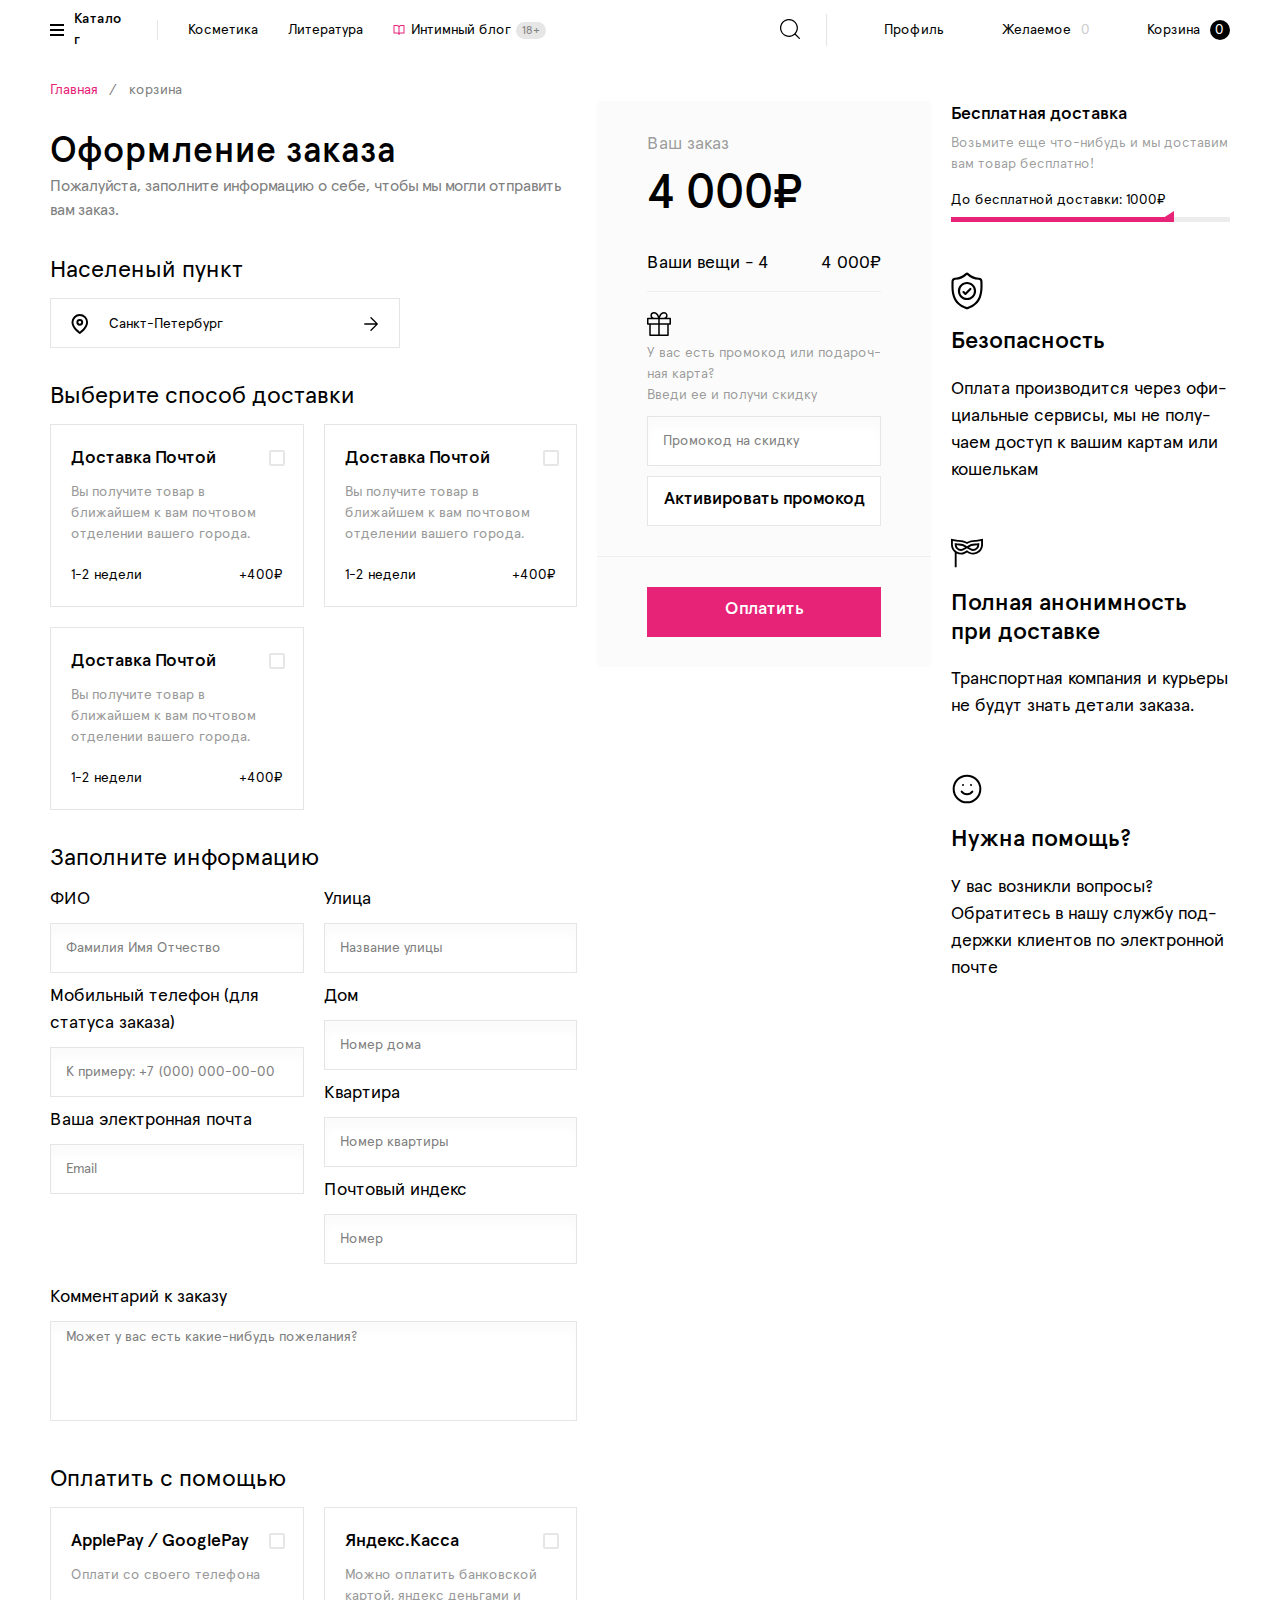
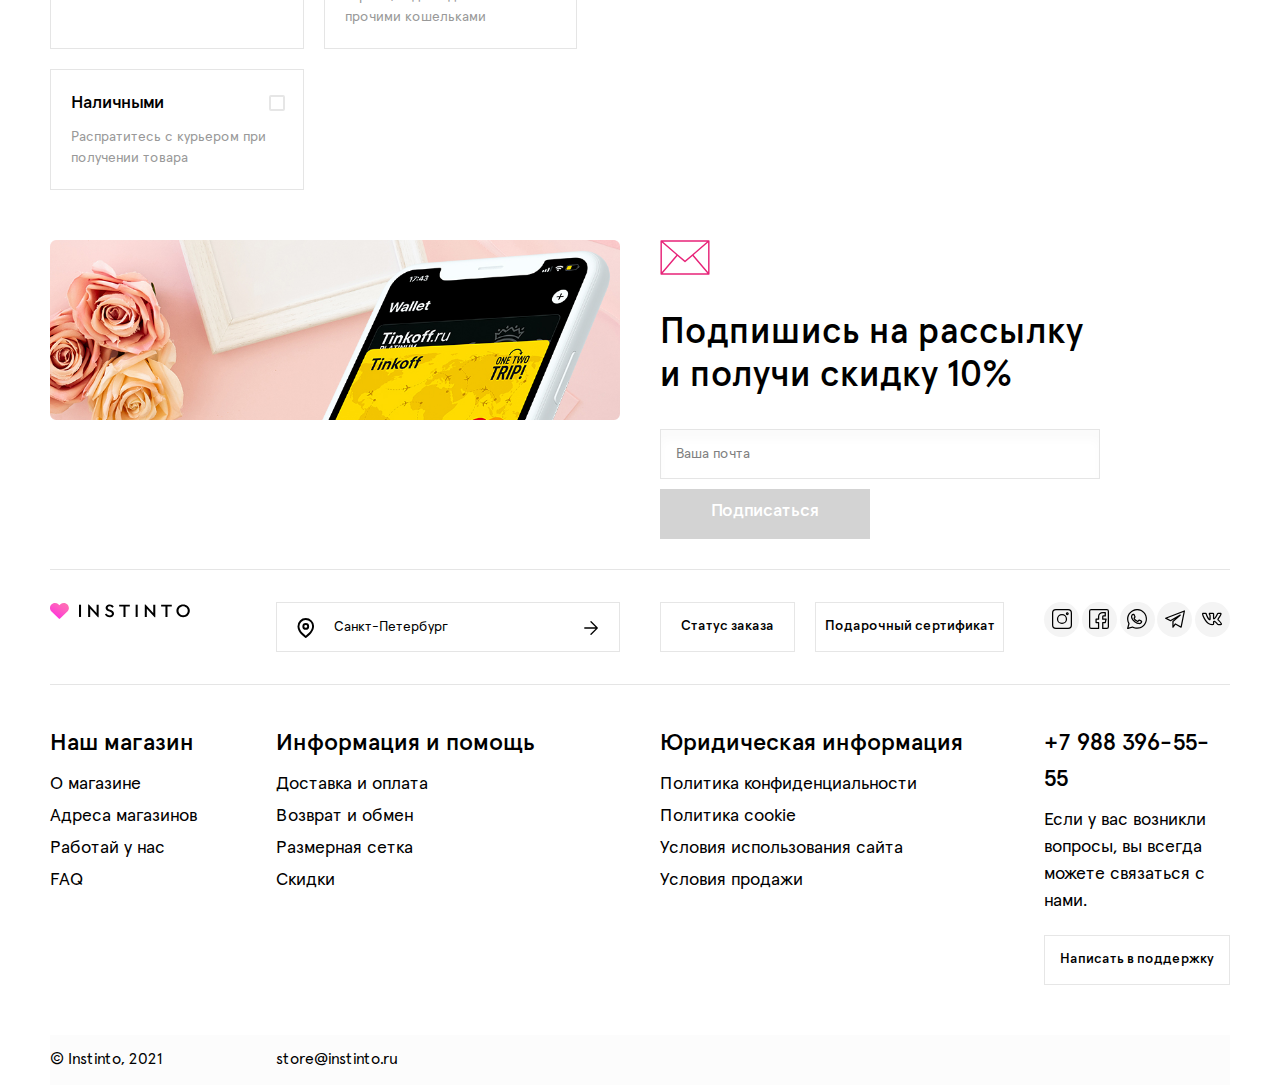
<file: checkout.html>
<!DOCTYPE html>
<html class="page  no-js" lang="ru">

<head>
  <meta charset="utf-8">
  <meta name="viewport" content="width=device-width, initial-scale=1">
  <meta name="format-detection" content="telephone=no">
  <meta name="format-detection" content="date=no">
  <meta name="format-detection" content="address=no">
  <meta name="format-detection" content="email=no">
  <meta content="notranslate" name="google">
  <link rel="apple-touch-icon" sizes="180x180" href="/img/favicon/apple-touch-icon.png">
  <link rel="icon" type="image/png" sizes="32x32" href="/img/favicon/favicon-32x32.png">
  <link rel="icon" type="image/png" sizes="16x16" href="/img/favicon/favicon-16x16.png">
  <link rel="manifest" href="/img/favicon/site.webmanifest">
  <link rel="mask-icon" href="/img/favicon/safari-pinned-tab.svg" color="#5bbad5">
  <meta name="msapplication-TileColor" content="#5bbad5">
  <meta name="theme-color" content="#000">
  <meta name="msapplication-navbutton-color" content="#000">
  <meta name="apple-mobile-web-app-status-bar-style" content="#000">
  <title>Оформление заказа</title>
  <meta name="description" content="">
  <link rel="stylesheet" href="css/style.css">
  <script>
// Браузер и ОС
document.documentElement.className = document.documentElement.className.replace('no-js', 'js');
function cth(c){document.documentElement.classList.add(c)}
'ontouchstart' in window?cth('touch'):cth('no-touch');
if(typeof InstallTrigger!=='undefined')cth('firefox');
if(/constructor/i.test(window.HTMLElement)||(function(p){return p.toString()==="[object SafariRemoteNotification]"})(!window['safari']||(typeof safari!=='undefined'&&safari.pushNotification)))cth('safari');
if(/*@cc_on!@*/false||!!document.documentMode)cth('ie');
if(!(/*@cc_on!@*/false||!!document.documentMode)&&!!window.StyleMedia)cth('edge');
if(!!window.chrome&&(!!window.chrome.webstore||!!window.chrome.runtime))cth('chrome');
if(~navigator.appVersion.indexOf("Win"))cth('windows');
if(~navigator.appVersion.indexOf("Mac"))cth('osx');
if(~['iPad','iPhone','iPod'].indexOf(navigator.platform))cth('ios');
if(~navigator.appVersion.indexOf("Linux"))cth('linux');

// Добавление 1vh (использование: height: 100vh; height: calc(var(--vh, 1vh) * 100);) для фикса 100vh на мобилках
let vh = window.innerHeight * 0.01;
document.documentElement.style.setProperty('--vh', `${vh}px`);
window.addEventListener('resize', () => {
  let vh = window.innerHeight * 0.01;
  document.documentElement.style.setProperty('--vh', `${vh}px`);
});

// Добавление css-scroll-size для борьбы с проблемами скроллируемых блоков
document.addEventListener("DOMContentLoaded", () => {
  const outer = document.createElement('div');
  const inner = document.createElement('div');
  outer.style.overflow = 'scroll';
  outer.classList.add('scrollbar');
  document.body.appendChild(outer);
  outer.appendChild(inner);
  const scrollbarSize = outer.offsetWidth - inner.offsetWidth;
  document.body.removeChild(outer);
  document.documentElement.style.setProperty('--css-scroll-size', `${scrollbarSize}px`);
});
</script>
</head>

<body><noscript>У вас отключен JavaScript. Это пугает.</noscript>
  <header class="page-header" role="banner">
    <div class="page-header__inner--padding">
      <div class="header-container">
        <div class="burger__container"><a class="burger" role="button" data-target-id="header-catalog" data-target-class-toggle="header-catalog--open">
            <div class="burger__inner">
              <div class="burger__caption">Каталог</div>
              <div class="burger__icon"></div>
            </div>
          </a></div>
        <div class="header-container__line"></div>
        <div class="header-container__inner">
          <div class="header-nav-menu"><a class="header-nav-menu__inner" href="catalog.html">Косметика</a><a class="header-nav-menu__inner" href="catalog.html">Литература</a><a class="header-nav-menu__inner" href="blog.html"><svg width="12" height="12">
                <use xlink:href="img/sprite.svg#icon-book"></use>
              </svg><span>Интимный блог</span>
              <div class="header-nav-menu__blog-age">18+</div></a></div><a class="logo  logo--header" href="index.html"><img class="logo__icon" src="img/logo-icon.svg" alt="Logo icon"><img class="logo__text" src="img/logo-text.svg" alt="logo text"></a>
          <div class="header-icons"><a class="search" role="button" data-target-id="header-search" data-target-class-toggle="header-search--open">
              <div class="search__inner"><svg class="search__icon">
                  <use xlink:href="img/sprite.svg#icon-search"></use>
                </svg></div>
            </a><a class="header-icons__inner" data-toggle="modal" data-target="#modal-sign-up" href="#">
              <div class="header-icons__text-sub-icon">Профиль</div><svg class="header-icons__icon header-icons__icon--hide" width="20" height="20">
                <use xlink:href="img/sprite.svg#icon-person"></use>
              </svg>
            </a><a class="header-icons__inner" href="desired.html">
              <div class="header-icons__text-sub-icon">Желаемое<div id="count-favorites"><span>0</span></div>
              </div><img class="header-icons__icon header-icons__icon--hide" src="img/logo-icon.svg" alt="Logo icon">
            </a><a class="header-icons__inner" href="cart.html">
              <div class="header-icons__text-sub-icon">Корзина<div id="count-basket"><span>0</span></div>
              </div><svg class="header-icons__icon header-icons__icon--hide" width="20" height="20">
                <use xlink:href="img/sprite.svg#icon-basket"></use>
              </svg>
            </a></div>
        </div>
      </div>
    </div>
    <div class="page-header__inner">
      <div class="header-search" id="header-search">
        <div class="header-search__inner">
          <div class="search-panel" id="search-panel">
            <form>
              <div class="search-panel__inner"><label class="field-text  field-text--material"><span class="field-text__input-wrap"><input class="field-text__input" type="text" value="" name="comment" placeholder="Введите слово для поиска"/></span></label><button class="btn  btn--blank btn--md btn--icon" type="submit">Искать<svg class="btn__icon">
                    <use xlink:href="img/sprite.svg#icon-arrow-right"></use>
                  </svg></button></div>
            </form>
          </div>
          <div class="search-panel-dropdown">
            <div class="search-panel-dropdown__inner">
              <div class="search-panel-dropdown__body"><a href="#">
                  <div class="search-panel-dropdown-item">
                    <div class="search-panel-dropdown-item__image"><img src="img/img1.png" alt="альт" /></div>
                    <div class="search-panel-dropdown-item__text">
                      <div class="search-panel-dropdown-item__title">Комплект белья obsessive</div>
                      <div class="search-panel-dropdown-item__price">4 943 ₽</div>
                    </div>
                  </div>
                </a><a href="#">
                  <div class="search-panel-dropdown-item">
                    <div class="search-panel-dropdown-item__image"><img src="img/img1.png" alt="альт" /></div>
                    <div class="search-panel-dropdown-item__text">
                      <div class="search-panel-dropdown-item__title">Комплект белья obsessive</div>
                      <div class="search-panel-dropdown-item__price">4 943 ₽</div>
                    </div>
                  </div>
                </a><a href="#">
                  <div class="search-panel-dropdown-item">
                    <div class="search-panel-dropdown-item__image"><img src="img/img1.png" alt="альт" /></div>
                    <div class="search-panel-dropdown-item__text">
                      <div class="search-panel-dropdown-item__title">Комплект белья obsessive</div>
                      <div class="search-panel-dropdown-item__price">4 943 ₽</div>
                    </div>
                  </div>
                </a></div>
              <div class="search-panel-dropdown__footer">
                <div class="search-panel-dropdown__footer-text">Всего <b>182</b> результата</div><a class="search-panel-dropdown__footer-link" href="#">Смотреть все</a><svg>
                  <use xlink:href="img/sprite.svg#icon-arrow-right"></use>
                </svg>
              </div>
            </div>
          </div>
        </div>
      </div>
    </div>
    <div class="page-header__inner">
      <div class="header-catalog" id="header-catalog">
        <div class="header-catalog__inner">
          <div class="header-catalog__wrap">
            <div class="header-catalog__group">
              <div class="header-catalog__group-title"><a href="#">Название группы категорий</a></div>
              <div class="header-catalog__item-wrap">
                <div class="header-catalog__item"><a href="#">Название категории</a></div>
                <div class="header-catalog__item"><a href="#">Название категории</a></div>
                <div class="header-catalog__item"><a href="#">Название категории</a></div>
                <div class="header-catalog__item"><a href="#">Название категории</a></div>
                <div class="header-catalog__item"><a href="#">Название категории</a></div>
                <div class="header-catalog__item"><a href="#">Название категории</a></div>
              </div>
            </div>
            <div class="header-catalog__group">
              <div class="header-catalog__group-title"><a href="#">Название группы категорий</a></div>
              <div class="header-catalog__item-wrap">
                <div class="header-catalog__item"><a href="#">Название категории</a></div>
                <div class="header-catalog__item"><a href="#">Название категории</a></div>
                <div class="header-catalog__item"><a href="#">Название категории</a></div>
                <div class="header-catalog__item"><a href="#">Название категории</a></div>
                <div class="header-catalog__item"><a href="#">Название категории</a></div>
                <div class="header-catalog__item"><a href="#">Название категории</a></div>
              </div>
            </div>
            <div class="header-catalog__group">
              <div class="header-catalog__group-title"><a href="#">Название группы категорий</a></div>
              <div class="header-catalog__item-wrap">
                <div class="header-catalog__item"><a href="#">Название категории</a></div>
                <div class="header-catalog__item"><a href="#">Название категории</a></div>
                <div class="header-catalog__item"><a href="#">Название категории</a></div>
                <div class="header-catalog__item"><a href="#">Название категории</a></div>
                <div class="header-catalog__item"><a href="#">Название категории</a></div>
                <div class="header-catalog__item"><a href="#">Название категории</a></div>
              </div>
            </div>
            <div class="header-catalog__group">
              <div class="header-catalog__group-title"><a href="#">Название группы категорий</a></div>
              <div class="header-catalog__item-wrap">
                <div class="header-catalog__item"><a href="#">Название категории</a></div>
                <div class="header-catalog__item"><a href="#">Название категории</a></div>
                <div class="header-catalog__item"><a href="#">Название категории</a></div>
                <div class="header-catalog__item"><a href="#">Название категории</a></div>
                <div class="header-catalog__item"><a href="#">Название категории</a></div>
                <div class="header-catalog__item"><a href="#">Название категории</a></div>
              </div>
            </div>
          </div>
          <div class="header-catalog__news"><img src="img/preview-item-img.jpg" alt="актуальные новости">
            <div class="header-catalog__news-title"><a>Как использование стимуляторов влияет на интимную жизнь?</a></div><a class="header-catalog__news-link" href="#">подробнее<svg width="16px" height="16px">
                <use xlink:href="img/sprite.svg#icon-arrow-right"></use>
              </svg></a>
          </div>
        </div>
      </div>
    </div>
  </header>
  <div class="content">
    <div class="content__container">
      <ul class="breadcrumbs" aria-label="Breadcrumb" role="navigation">
        <li class="breadcrumbs__item"><a href="index.html">Главная</a></li>
        <li class="breadcrumbs__item"><span>корзина</span></li>
      </ul>
      <main class="content__main">
        <div class="cart">
          <div class="cart__select">
            <div class="cart__title">
              <h3>Оформление заказа</h3>
              <div class="cart__title-info"><span>Пожалуйста, заполните информацию о себе, чтобы мы могли отправить вам заказ.</span></div>
            </div>
            <div class="cart__name-group">Населеный пункт</div>
            <div class="cart__local">
              <div class="locality">
                <div class="locality__inner"><svg>
                    <use xlink:href="img/sprite.svg#icon-map-pin"></use>
                  </svg>
                  <div class="locality__town"><span>Санкт-Петербург</span><svg>
                      <use xlink:href="img/sprite.svg#icon-arrow-right"></use>
                    </svg></div>
                </div>
              </div>
            </div>
            <div class="cart__name-group">Выберите способ доставки</div>
            <div class="cart__checkout-wrap choose-block__wrap">
              <div class="choose-block">
                <div class="field-radio">
                  <div class="field-radio__input-wrap"><label class="field-radio__name"><input class="field-radio__input" type="radio" name="delivery" /><span class="field-radio__name-text"></span></label></div>
                </div>
                <div class="choose-block__title"><span>Доставка Почтой</span></div>
                <div class="choose-block__description">Вы получите товар в ближайшем к вам почтовом отделении вашего города.</div>
                <div class="choose-block__info"><span>1-2 недели</span><span>+400₽</span></div>
              </div>
              <div class="choose-block">
                <div class="field-radio">
                  <div class="field-radio__input-wrap"><label class="field-radio__name"><input class="field-radio__input" type="radio" name="delivery" /><span class="field-radio__name-text"></span></label></div>
                </div>
                <div class="choose-block__title"><span>Доставка Почтой</span></div>
                <div class="choose-block__description">Вы получите товар в ближайшем к вам почтовом отделении вашего города.</div>
                <div class="choose-block__info"><span>1-2 недели</span><span>+400₽</span></div>
              </div>
              <div class="choose-block">
                <div class="field-radio">
                  <div class="field-radio__input-wrap"><label class="field-radio__name"><input class="field-radio__input" type="radio" name="delivery" /><span class="field-radio__name-text"></span></label></div>
                </div>
                <div class="choose-block__title"><span>Доставка Почтой</span></div>
                <div class="choose-block__description">Вы получите товар в ближайшем к вам почтовом отделении вашего города.</div>
                <div class="choose-block__info"><span>1-2 недели</span><span>+400₽</span></div>
              </div>
            </div>
            <div class="cart__name-group">Заполните информацию</div>
            <div class="cart__checkout-wrap">
              <div class="cart__field-group">
                <div class="cart__field-group-inner">
                  <div class="cart__field-title">ФИО</div><label class="field-text"><span class="field-text__input-wrap"><input class="field-text__input" type="text" placeholder="Фамилия Имя Отчество"/></span></label>
                </div>
                <div class="cart__field-group-inner">
                  <div class="cart__field-title">Мобильный телефон (для статуса заказа)</div><label class="field-text"><span class="field-text__input-wrap"><input class="field-text__input" type="text" placeholder="К примеру: +7 (000) 000-00-00"/></span></label>
                </div>
                <div class="cart__field-group-inner">
                  <div class="cart__field-title">Ваша электронная почта</div><label class="field-text"><span class="field-text__input-wrap"><input class="field-text__input" type="text" placeholder="Email"/></span></label>
                </div>
              </div>
              <div class="cart__field-group">
                <div class="cart__field-group-inner">
                  <div class="cart__field-title">Улица</div><label class="field-text"><span class="field-text__input-wrap"><input class="field-text__input" type="text" placeholder="Название улицы"/></span></label>
                </div>
                <div class="cart__field-group-inner--two-field">
                  <div class="cart__field-title">Дом</div><label class="field-text"><span class="field-text__input-wrap"><input class="field-text__input" type="text" placeholder="Номер дома"/></span></label>
                  <div class="cart__field-title">Квартира</div><label class="field-text"><span class="field-text__input-wrap"><input class="field-text__input" type="text" placeholder="Номер квартиры"/></span></label>
                </div>
                <div class="cart__field-group-inner--two-field">
                  <div class="cart__field-title">Почтовый индекс</div><label class="field-text"><span class="field-text__input-wrap"><input class="field-text__input" type="text" placeholder="Номер"/></span></label>
                </div>
              </div>
            </div>
            <div class="cart__checkout-wrap cart__checkout-wrap--full">
              <div class="cart__field-group">
                <div class="cart__field-group-inner">
                  <div class="cart__field-title">Комментарий к заказу</div><label class="field-text"><span class="field-text__input-wrap"><textarea class="field-text__input" placeholder="Может у вас есть какие-нибудь пожелания?"></textarea></span></label>
                </div>
              </div>
            </div>
            <div class="cart__name-group">Оплатить с помощью</div>
            <div class="cart__checkout-wrap choose-block__wrap">
              <div class="choose-block">
                <div class="field-radio">
                  <div class="field-radio__input-wrap"><label class="field-radio__name"><input class="field-radio__input" type="radio" name="methodPay" /><span class="field-radio__name-text"></span></label></div>
                </div>
                <div class="choose-block__title"><span>ApplePay  / GooglePay</span></div>
                <div class="choose-block__description">Оплати со своего телефона</div>
              </div>
              <div class="choose-block">
                <div class="field-radio">
                  <div class="field-radio__input-wrap"><label class="field-radio__name"><input class="field-radio__input" type="radio" name="methodPay" /><span class="field-radio__name-text"></span></label></div>
                </div>
                <div class="choose-block__title"><span>Яндекс.Касса</span></div>
                <div class="choose-block__description">Можно оплатить банковской картой, яндекс деньгами и прочими кошельками</div>
              </div>
              <div class="choose-block">
                <div class="field-radio">
                  <div class="field-radio__input-wrap"><label class="field-radio__name"><input class="field-radio__input" type="radio" name="methodPay" /><span class="field-radio__name-text"></span></label></div>
                </div>
                <div class="choose-block__title"><span>Наличными</span></div>
                <div class="choose-block__description">Распратитесь с курьером при получении товара</div>
              </div>
            </div>
          </div>
          <div class="cart__info">
            <div class="your-order__wrap">
              <div class="your-order">
                <div class="your-order__inner">
                  <div class="your-order__head"><span>Ваш заказ</span></div>
                  <div class="your-order__price">
                    <div class="your-order__price-big">4 000₽</div>
                    <div class="your-order__count-wrap"><span>Ваши вещи - 4</span><span>4 000₽</span></div>
                  </div>
                  <div class="your-order__promo-code-wrap"><svg width="24px" height="24px">
                      <use xlink:href="img/sprite.svg#icon-gift-grayscale"></use>
                    </svg>
                    <p>У вас есть промокод или подарочная карта? <br>Введи ее и получи скидку</p>
                      <form class="form  form--promocode"><label class="field-text"><span class="field-text__input-wrap"><input class="field-text__input" type="text" placeholder="Промокод на скидку"/></span></label>
                        <div class="field-actions"><button class="btn  btn--white">Активировать промокод</button></div>
                      </form>
                  </div>
                </div>
                <div class="your-order__inner"><a class="btn  btn--accent" href="checkout-success.html">Оплатить</a></div>
              </div>
            </div>
            <div class="free-shipping">
              <div class="free-shipping__text">
                <div class="free-shipping__title">Бесплатная доставка</div>
                <div class="free-shipping__description">Возьмите еще что-нибудь и мы доставим вам товар бесплатно!</div>
                <div class="free-shipping__range">До бесплатной доставки: <span>520₽</span></div>
              </div>
              <div class="free-shipping__indicator">
                <div class="free-shipping__indicator-fill">
                  <div class="free-shipping__indicator-point"></div>
                </div>
              </div>
            </div>
            <div class="content-block  content-block--empty">
              <div class="content-block__inner"></div>
            </div>
            <div class="cart__info-help">
              <div class="info-block">
                <div class="info-block__inner"><svg class="info-block__icon">
                    <use xlink:href="img/sprite.svg#icon-shield"></use>
                  </svg></div>
                <div class="info-block__inner">
                  <h3>Безопасность</h3>
                </div>
                <div class="info-block__inner">
                  <p>Оплата производится через официальные сервисы, мы не получаем доступ к вашим картам или кошелькам</p>
                </div>
              </div>
              <div class="info-block">
                <div class="info-block__inner"><svg class="info-block__icon">
                    <use xlink:href="img/sprite.svg#icon-mask"></use>
                  </svg></div>
                <div class="info-block__inner">
                  <h3>Полная анонимность при доставке</h3>
                </div>
                <div class="info-block__inner">
                  <p>Транспортная компания и курьеры не будут знать детали заказа.</p>
                </div>
              </div>
              <div class="info-block">
                <div class="info-block__inner"><svg class="info-block__icon info-block__icon--no-fill">
                    <use xlink:href="img/sprite.svg#icon-smile"></use>
                  </svg></div>
                <div class="info-block__inner">
                  <h3>Нужна помощь?</h3>
                </div>
                <div class="info-block__inner">
                  <p>У вас возникли вопросы?<br>Обратитесь в нашу службу поддержки клиентов по электронной почте</p>
                </div>
              </div>
            </div>
          </div>
        </div>
      </main>
    </div>
  </div>
  <footer class="page-footer" role="contentinfo">
    <div class="content__container">
      <div class="page-footer__inner page-footer__inner--carusel">
        <div class="content-block  content-block--large">
          <div class="content-block__inner">
            <div class="content-block__wrap-mob"><a><img src="img/Rectangle 99.png" alt="discount"></a></div>
          </div>
        </div>
        <div class="content-block  content-block--large">
          <div class="content-block__inner">
            <div class="content-block__wrap-mob">
              <div class="subscribe">
                <div class="subscribe__inner"><svg width="50px" height="35px">
                    <use xlink:href="img/sprite.svg#icon-mail"></use>
                  </svg>
                  <h3 class="content-block__title">Подпишись на рассылку и получи скидку 10%</h3>
                  <form class="form  form--subscribe"><label class="field-text"><span class="field-text__input-wrap"><input class="field-text__input" type="text" placeholder="Ваша почта"/></span></label>
                    <div class="field-actions"><button class="btn  btn--default" type="submit">Подписаться</button></div>
                  </form>
                </div>
              </div>
            </div>
          </div>
        </div>
      </div>
      <div class="page-footer__inner page-footer__inner--border">
        <div class="content-block  content-block--al-center">
          <div class="content-block__inner">
            <div class="content-block__wrap-mob"><a class="logo" href="index.html"><img class="logo__icon" src="img/logo-icon.svg" alt="Logo icon"><img class="logo__text" src="img/logo-text.svg" alt="logo text"></a></div>
          </div>
        </div>
        <div class="content-block">
          <div class="content-block__inner">
            <div class="content-block__wrap-mob">
              <div class="locality">
                <div class="locality__inner"><svg>
                    <use xlink:href="img/sprite.svg#icon-map-pin"></use>
                  </svg>
                  <div class="locality__town"><span>Санкт-Петербург</span><svg>
                      <use xlink:href="img/sprite.svg#icon-arrow-right"></use>
                    </svg></div>
                </div>
              </div>
            </div>
          </div>
        </div>
        <div class="content-block">
          <div class="content-block__inner">
            <div class="content-block__wrap-mob">
              <div class="page-footer__btn"><a class="btn  btn--white btn--small-text" href="#">Статус заказа</a><a class="btn  btn--white btn--small-text" href="certificate.html">Подарочный сертификат</a></div>
            </div>
          </div>
        </div>
        <div class="content-block  content-block--al-center">
          <div class="content-block__inner">
            <div class="content-block__wrap-mob">
              <div class="page-footer__social"><a htef="#">
                  <div class="page-footer__social-item"><svg>
                      <use xlink:href="img/sprite.svg#icon-instagram"></use>
                    </svg></div>
                </a><a htef="#">
                  <div class="page-footer__social-item"><svg>
                      <use xlink:href="img/sprite.svg#icon-facebook"></use>
                    </svg></div>
                </a><a htef="#">
                  <div class="page-footer__social-item"><svg>
                      <use xlink:href="img/sprite.svg#icon-whatsapp"></use>
                    </svg></div>
                </a><a htef="#">
                  <div class="page-footer__social-item"><svg>
                      <use xlink:href="img/sprite.svg#icon-telegram"></use>
                    </svg></div>
                </a><a htef="#">
                  <div class="page-footer__social-item"><svg>
                      <use xlink:href="img/sprite.svg#icon-vk"></use>
                    </svg></div>
                </a></div>
            </div>
          </div>
        </div>
      </div>
      <div class="page-footer__inner">
        <div class="content-block">
          <div class="content-block__inner">
            <div class="content-block__wrap-mob">
              <div class="header-catalog__group">
                <div class="header-catalog__group-title"><a>Наш магазин</a></div>
                <div class="header-catalog__item-wrap">
                  <div class="header-catalog__item"><a>О магазине</a></div>
                  <div class="header-catalog__item"><a>Адреса магазинов</a></div>
                  <div class="header-catalog__item"><a>Работай у нас</a></div>
                  <div class="header-catalog__item"><a>FAQ</a></div>
                </div>
              </div>
            </div>
          </div>
        </div>
        <div class="content-block">
          <div class="content-block__inner">
            <div class="content-block__wrap-mob">
              <div class="header-catalog__group">
                <div class="header-catalog__group-title"><a>Информация и помощь</a></div>
                <div class="header-catalog__item-wrap">
                  <div class="header-catalog__item"><a>Доставка и оплата</a></div>
                  <div class="header-catalog__item"><a>Возврат и обмен</a></div>
                  <div class="header-catalog__item"><a>Размерная сетка</a></div>
                  <div class="header-catalog__item"><a>Скидки</a></div>
                </div>
              </div>
            </div>
          </div>
        </div>
        <div class="content-block">
          <div class="content-block__inner">
            <div class="content-block__wrap-mob">
              <div class="header-catalog__group">
                <div class="header-catalog__group-title"><a>Юридическая информация</a></div>
                <div class="header-catalog__item-wrap">
                  <div class="header-catalog__item"><a>Политика конфиденциальности</a></div>
                  <div class="header-catalog__item"><a>Политика cookie</a></div>
                  <div class="header-catalog__item"><a>Условия использования сайта</a></div>
                  <div class="header-catalog__item"><a>Условия продажи</a></div>
                </div>
              </div>
            </div>
          </div>
        </div>
        <div class="content-block">
          <div class="content-block__inner">
            <div class="content-block__wrap-mob">
              <div class="header-catalog__group">
                <div class="header-catalog__group-title"><a>+7 988 396-55-55</a></div>
                <div class="header-catalog__item-wrap">
                  <div class="header-catalog__item"><a>Если у вас возникли вопросы, вы всегда можете связаться с нами.</a></div>
                </div><a class="btn  btn--white btn--small-text" href="#">Написать в поддержку</a>
              </div>
            </div>
          </div>
        </div>
      </div>
      <div class="page-footer__inner page-footer__inner--bg-gray">
        <div class="content-block">
          <div class="content-block__inner">
            <div class="content-block__wrap-mob">© Instinto, 2021</div>
          </div>
        </div>
        <div class="content-block">
          <div class="content-block__inner">
            <div class="content-block__wrap-mob">store@instinto.ru</div>
          </div>
        </div>
      </div>
    </div>
  </footer>
  <div class="modals">
    <div class="modal" id="modal-size-table-anais" tabindex="-1" role="dialog">
      <div class="modal__dialog" role="document">
        <div class="modal__content">
          <div class="modal__header"><span class="close modal__close" data-dismiss="modal" aria-label="Закрыть"><span></span></span>
            <div class="modal__title">Anais</div>
          </div>
          <div class="modal__body modal__body--table">
            <h5>Соответсвие размеров чаши</h5>
            <div class="modal__table-container">
              <table>
                <tr>
                  <th>Под грудью</th>
                  <th>Размер</th>
                  <th class="modal__th">Чаша <br> A</th>
                  <th>Чаша <br> B</th>
                  <th>Чаша <br> C</th>
                  <th>Чаша <br> D</th>
                  <th>Чаша <br> E</th>
                  <th>Чаша <br> F</th>
                  <th>Чаша <br> G</th>
                  <th>Чаша <br> H</th>
                  <th>Чаша <br> I</th>
                  <th>Чаша <br> J</th>
                  <th>Чаша <br> K</th>
                </tr>
                <tr>
                  <td>63-67</td>
                  <td>65</td>
                  <td>77-79</td>
                  <td>79-81</td>
                  <td>81-83</td>
                  <td>83-85</td>
                  <td>85-87</td>
                  <td>87-89</td>
                  <td>89-91</td>
                  <td>91-93</td>
                  <td>93-95</td>
                  <td>95-97</td>
                  <td>97-99</td>
                </tr>
                <tr>
                  <td>63-67</td>
                  <td>65</td>
                  <td>77-79</td>
                  <td>79-81</td>
                  <td>81-83</td>
                  <td>83-85</td>
                  <td>85-87</td>
                  <td>87-89</td>
                  <td>89-91</td>
                  <td>91-93</td>
                  <td>93-95</td>
                  <td>95-97</td>
                  <td>97-99</td>
                </tr>
                <tr>
                  <td>63-67</td>
                  <td>65</td>
                  <td>77-79</td>
                  <td>79-81</td>
                  <td>81-83</td>
                  <td>83-85</td>
                  <td>85-87</td>
                  <td>87-89</td>
                  <td>89-91</td>
                  <td>91-93</td>
                  <td>93-95</td>
                  <td>95-97</td>
                  <td>97-99</td>
                </tr>
                <tr>
                  <td>63-67</td>
                  <td>65</td>
                  <td>77-79</td>
                  <td>79-81</td>
                  <td>81-83</td>
                  <td>83-85</td>
                  <td>85-87</td>
                  <td>87-89</td>
                  <td>89-91</td>
                  <td>91-93</td>
                  <td>93-95</td>
                  <td>95-97</td>
                  <td>97-99</td>
                </tr>
                <tr>
                  <td>63-67</td>
                  <td>65</td>
                  <td>77-79</td>
                  <td>79-81</td>
                  <td>81-83</td>
                  <td>83-85</td>
                  <td>85-87</td>
                  <td>87-89</td>
                  <td>89-91</td>
                  <td>91-93</td>
                  <td>93-95</td>
                  <td>95-97</td>
                  <td>97-99</td>
                </tr>
                <tr>
                  <td>63-67</td>
                  <td>65</td>
                  <td>77-79</td>
                  <td>79-81</td>
                  <td>81-83</td>
                  <td>83-85</td>
                  <td>85-87</td>
                  <td>87-89</td>
                  <td>89-91</td>
                  <td>91-93</td>
                  <td>93-95</td>
                  <td>95-97</td>
                  <td>97-99</td>
                </tr>
                <tr>
                  <td>63-67</td>
                  <td>65</td>
                  <td>77-79</td>
                  <td>79-81</td>
                  <td>81-83</td>
                  <td>83-85</td>
                  <td>85-87</td>
                  <td>87-89</td>
                  <td>89-91</td>
                  <td>91-93</td>
                  <td>93-95</td>
                  <td>95-97</td>
                  <td>97-99</td>
                </tr>
                <tr>
                  <td>63-67</td>
                  <td>65</td>
                  <td>77-79</td>
                  <td>79-81</td>
                  <td>81-83</td>
                  <td>83-85</td>
                  <td>85-87</td>
                  <td>87-89</td>
                  <td>89-91</td>
                  <td>91-93</td>
                  <td>93-95</td>
                  <td>95-97</td>
                  <td>97-99</td>
                </tr>
                <tr>
                  <td>63-67</td>
                  <td>65</td>
                  <td>77-79</td>
                  <td>79-81</td>
                  <td>81-83</td>
                  <td>83-85</td>
                  <td>85-87</td>
                  <td>87-89</td>
                  <td>89-91</td>
                  <td>91-93</td>
                  <td>93-95</td>
                  <td>95-97</td>
                  <td>97-99</td>
                </tr>
              </table>
            </div>
          </div>
          <div class="modal__footer modal__footer--table"><button class="btn  btn--white" type="button" data-dismiss="modal">Закрыть</button></div>
        </div>
      </div>
    </div>
    <div class="modal" id="modal-log-in" tabindex="-1" role="dialog">
      <div class="modal__dialog" role="document">
        <div class="modal__content">
          <div class="modal__header"><span class="close modal__close" data-dismiss="modal" aria-label="Закрыть"><span></span></span>
            <div class="modal__title">Войти в профиль</div>
          </div>
          <div class="modal__body">
            <p>У вас нет профиля?&emsp;<a class="modal__ankor" data-toggle="modal" data-target="#modal-sign-up" data-dismiss="modal" href="#">Зарегистрируйтесь</a></p>
            <form name="logIn"><label class="field-text"><span class="field-text__input-wrap"><input class="field-text__input" type="text" placeholder="yourmail@mail.ru"/></span></label><label class="field-text"><span class="field-text__input-wrap"><input class="field-text__input" type="text" placeholder="password"/></span></label>
              <div class="field-checkbox">
                <div class="field-checkbox__input-wrap  field-checkbox__input-wrap--square"><label class="field-checkbox__name"><input class="field-checkbox__input" type="checkbox" name="rememberMe" /><span class="field-checkbox__name-text">Запомнить меня</span></label></div>
              </div>
            </form>
          </div>
          <div class="modal__footer modal__footer--two-buttons"><a class="btn  btn--accent" href="profile.html">Войти</a><a class="btn  btn--white" data-toggle="modal" data-target="#modal-remind-password" data-dismiss="modal" href="#">Забыл пароль</a></div>
        </div>
      </div>
    </div>
    <div class="modal" id="modal-sign-up" tabindex="-1" role="dialog">
      <div class="modal__dialog" role="document">
        <div class="modal__content">
          <div class="modal__header"><span class="close modal__close" data-dismiss="modal" aria-label="Закрыть"><span></span></span>
            <div class="modal__title">Регистрация</div>
          </div>
          <div class="modal__body">
            <p>Уже покупали у нас раньше?&emsp;<a class="modal__ankor" data-toggle="modal" data-target="#modal-log-in" data-dismiss="modal" href="#">Войти в профиль</a></p>
            <form name="signUp">
              <div class="modal__main-text">Ваш email</div><label class="field-text"><span class="field-text__input-wrap"><input class="field-text__input" type="text" placeholder="yourmail@mail.ru"/></span></label>
              <div class="modal__main-text">Придумайте пароль</div><label class="field-text"><span class="field-text__input-wrap"><input class="field-text__input" type="text" placeholder="password"/></span></label>
              <div class="modal__main-text">Повторите пароль</div><label class="field-text"><span class="field-text__input-wrap"><input class="field-text__input" type="text" placeholder="password"/></span></label>
              <div class="modal__main-text">Как вас зовут?</div><label class="field-text"><span class="field-text__input-wrap"><input class="field-text__input" type="text" placeholder="Имя"/></span></label>
            </form>
          </div>
          <div class="modal__footer"><a class="btn  btn--accent" href="profile.html">Зарегистрироваться</a>
            <div class="field-checkbox">
              <div class="field-checkbox__input-wrap  field-checkbox__input-wrap--square"><label class="field-checkbox__name"><input class="field-checkbox__input" type="checkbox" name="rememberMe" /><span class="field-checkbox__name-text">Запомнить меня</span></label></div>
            </div>
            <p class="modal__info-text">Нажимая кнопку «Продолжить», вы соглашаетесь с <a class='modal__ankor' href='#'>офертой</a> и <a class='modal__ankor' href='#'>политикой конфиденциальности</a></p>
          </div>
        </div>
      </div>
    </div>
    <div class="modal" id="modal-remind-password" tabindex="-1" role="dialog">
      <div class="modal__dialog" role="document">
        <div class="modal__content">
          <div class="modal__header"><span class="close modal__close" data-dismiss="modal" aria-label="Закрыть"><span></span></span>
            <div class="modal__title">Напомнить пароль</div>
          </div>
          <div class="modal__body">
            <p>У вас нет профиля?<a class="modal__ankor" data-toggle="modal" data-target="#modal-sign-up" data-dismiss="modal" href="#"> Зарегистрируйтесь</a></p>
            <form name="remindPassword">
              <div class="modal__main-text">Укажите свою почту, чтобы мы выслали вам проверочный код</div><label class="field-text"><span class="field-text__input-wrap"><input class="field-text__input" type="text" placeholder="yourmail@mail.ru"/></span></label>
            </form>
          </div>
          <div class="modal__footer modal__footer--two-buttons"><a class="btn  btn--accent" data-toggle="modal" data-target="#modal-remind-password-sucсess" data-dismiss="modal" href="#">Отправить</a><a class="btn  btn--white" data-toggle="modal" data-target="#modal-log-in" data-dismiss="modal" href="#">Войти</a></div>
        </div>
      </div>
    </div>
    <div class="modal" id="modal-remind-password-sucсess" tabindex="-1" role="dialog">
      <div class="modal__dialog" role="document">
        <div class="modal__content">
          <div class="modal__header"><span class="close modal__close" data-dismiss="modal" aria-label="Закрыть"><span></span></span>
            <div class="modal__title">Пароль отправлен</div>
          </div>
          <div class="modal__body">
            <div class="modal__main-text">Вам на почту пришло письмо с ссылкой на восстановление пароля. Удачи =)</div>
          </div>
          <div class="modal__footer"><button class="btn  btn--accent" data-dismiss="modal">Отлично</button></div>
        </div>
      </div>
    </div>
  </div>
  <script src="js/bundle.js"></script>

</body>

</html>
</file>
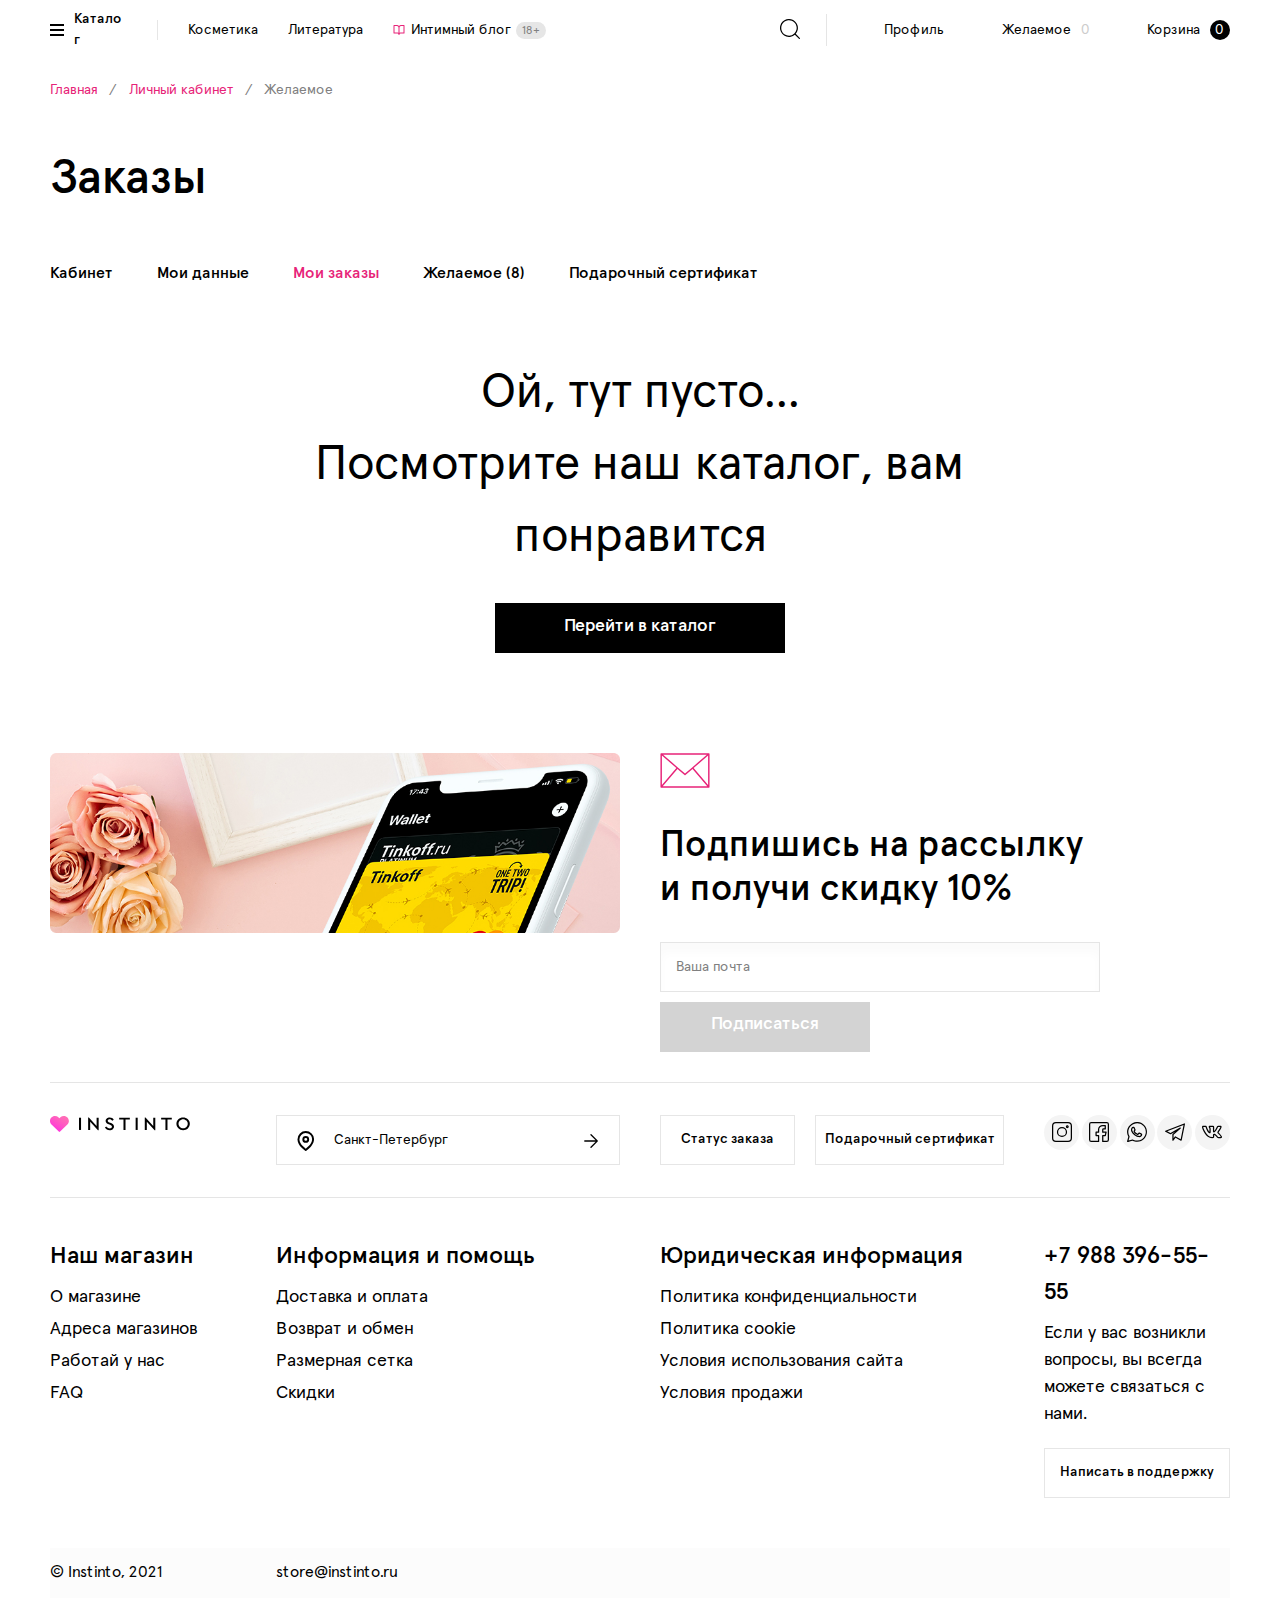
<file: desired-empty.html>
<!DOCTYPE html>
<html class="page  no-js" lang="ru">

<head>
  <meta charset="utf-8">
  <meta name="viewport" content="width=device-width, initial-scale=1">
  <meta name="format-detection" content="telephone=no">
  <meta name="format-detection" content="date=no">
  <meta name="format-detection" content="address=no">
  <meta name="format-detection" content="email=no">
  <meta content="notranslate" name="google">
  <link rel="apple-touch-icon" sizes="180x180" href="/img/favicon/apple-touch-icon.png">
  <link rel="icon" type="image/png" sizes="32x32" href="/img/favicon/favicon-32x32.png">
  <link rel="icon" type="image/png" sizes="16x16" href="/img/favicon/favicon-16x16.png">
  <link rel="manifest" href="/img/favicon/site.webmanifest">
  <link rel="mask-icon" href="/img/favicon/safari-pinned-tab.svg" color="#5bbad5">
  <meta name="msapplication-TileColor" content="#5bbad5">
  <meta name="theme-color" content="#000">
  <meta name="msapplication-navbutton-color" content="#000">
  <meta name="apple-mobile-web-app-status-bar-style" content="#000">
  <title>Личный кабинет</title>
  <meta name="description" content="">
  <link rel="stylesheet" href="css/style.css">
  <script>
// Браузер и ОС
document.documentElement.className = document.documentElement.className.replace('no-js', 'js');
function cth(c){document.documentElement.classList.add(c)}
'ontouchstart' in window?cth('touch'):cth('no-touch');
if(typeof InstallTrigger!=='undefined')cth('firefox');
if(/constructor/i.test(window.HTMLElement)||(function(p){return p.toString()==="[object SafariRemoteNotification]"})(!window['safari']||(typeof safari!=='undefined'&&safari.pushNotification)))cth('safari');
if(/*@cc_on!@*/false||!!document.documentMode)cth('ie');
if(!(/*@cc_on!@*/false||!!document.documentMode)&&!!window.StyleMedia)cth('edge');
if(!!window.chrome&&(!!window.chrome.webstore||!!window.chrome.runtime))cth('chrome');
if(~navigator.appVersion.indexOf("Win"))cth('windows');
if(~navigator.appVersion.indexOf("Mac"))cth('osx');
if(~['iPad','iPhone','iPod'].indexOf(navigator.platform))cth('ios');
if(~navigator.appVersion.indexOf("Linux"))cth('linux');

// Добавление 1vh (использование: height: 100vh; height: calc(var(--vh, 1vh) * 100);) для фикса 100vh на мобилках
let vh = window.innerHeight * 0.01;
document.documentElement.style.setProperty('--vh', `${vh}px`);
window.addEventListener('resize', () => {
  let vh = window.innerHeight * 0.01;
  document.documentElement.style.setProperty('--vh', `${vh}px`);
});

// Добавление css-scroll-size для борьбы с проблемами скроллируемых блоков
document.addEventListener("DOMContentLoaded", () => {
  const outer = document.createElement('div');
  const inner = document.createElement('div');
  outer.style.overflow = 'scroll';
  outer.classList.add('scrollbar');
  document.body.appendChild(outer);
  outer.appendChild(inner);
  const scrollbarSize = outer.offsetWidth - inner.offsetWidth;
  document.body.removeChild(outer);
  document.documentElement.style.setProperty('--css-scroll-size', `${scrollbarSize}px`);
});
</script>
</head>

<body><noscript>У вас отключен JavaScript. Это пугает.</noscript>
  <header class="page-header" role="banner">
    <div class="page-header__inner--padding">
      <div class="header-container">
        <div class="burger__container"><a class="burger" role="button" data-target-id="header-catalog" data-target-class-toggle="header-catalog--open">
            <div class="burger__inner">
              <div class="burger__caption">Каталог</div>
              <div class="burger__icon"></div>
            </div>
          </a></div>
        <div class="header-container__line"></div>
        <div class="header-container__inner">
          <div class="header-nav-menu"><a class="header-nav-menu__inner" href="catalog.html">Косметика</a><a class="header-nav-menu__inner" href="catalog.html">Литература</a><a class="header-nav-menu__inner" href="blog.html"><svg width="12" height="12">
                <use xlink:href="img/sprite.svg#icon-book"></use>
              </svg><span>Интимный блог</span>
              <div class="header-nav-menu__blog-age">18+</div></a></div><a class="logo  logo--header" href="index.html"><img class="logo__icon" src="img/logo-icon.svg" alt="Logo icon"><img class="logo__text" src="img/logo-text.svg" alt="logo text"></a>
          <div class="header-icons"><a class="search" role="button" data-target-id="header-search" data-target-class-toggle="header-search--open">
              <div class="search__inner"><svg class="search__icon">
                  <use xlink:href="img/sprite.svg#icon-search"></use>
                </svg></div>
            </a><a class="header-icons__inner" data-toggle="modal" data-target="#modal-sign-up" href="#">
              <div class="header-icons__text-sub-icon">Профиль</div><svg class="header-icons__icon header-icons__icon--hide" width="20" height="20">
                <use xlink:href="img/sprite.svg#icon-person"></use>
              </svg>
            </a><a class="header-icons__inner" href="desired.html">
              <div class="header-icons__text-sub-icon">Желаемое<div id="count-favorites"><span>0</span></div>
              </div><img class="header-icons__icon header-icons__icon--hide" src="img/logo-icon.svg" alt="Logo icon">
            </a><a class="header-icons__inner" href="cart.html">
              <div class="header-icons__text-sub-icon">Корзина<div id="count-basket"><span>0</span></div>
              </div><svg class="header-icons__icon header-icons__icon--hide" width="20" height="20">
                <use xlink:href="img/sprite.svg#icon-basket"></use>
              </svg>
            </a></div>
        </div>
      </div>
    </div>
    <div class="page-header__inner">
      <div class="header-search" id="header-search">
        <div class="header-search__inner">
          <div class="search-panel" id="search-panel">
            <form>
              <div class="search-panel__inner"><label class="field-text  field-text--material"><span class="field-text__input-wrap"><input class="field-text__input" type="text" value="" name="comment" placeholder="Введите слово для поиска"/></span></label><button class="btn  btn--blank btn--md btn--icon" type="submit">Искать<svg class="btn__icon">
                    <use xlink:href="img/sprite.svg#icon-arrow-right"></use>
                  </svg></button></div>
            </form>
          </div>
          <div class="search-panel-dropdown">
            <div class="search-panel-dropdown__inner">
              <div class="search-panel-dropdown__body"><a href="#">
                  <div class="search-panel-dropdown-item">
                    <div class="search-panel-dropdown-item__image"><img src="img/img1.png" alt="альт" /></div>
                    <div class="search-panel-dropdown-item__text">
                      <div class="search-panel-dropdown-item__title">Комплект белья obsessive</div>
                      <div class="search-panel-dropdown-item__price">4 943 ₽</div>
                    </div>
                  </div>
                </a><a href="#">
                  <div class="search-panel-dropdown-item">
                    <div class="search-panel-dropdown-item__image"><img src="img/img1.png" alt="альт" /></div>
                    <div class="search-panel-dropdown-item__text">
                      <div class="search-panel-dropdown-item__title">Комплект белья obsessive</div>
                      <div class="search-panel-dropdown-item__price">4 943 ₽</div>
                    </div>
                  </div>
                </a><a href="#">
                  <div class="search-panel-dropdown-item">
                    <div class="search-panel-dropdown-item__image"><img src="img/img1.png" alt="альт" /></div>
                    <div class="search-panel-dropdown-item__text">
                      <div class="search-panel-dropdown-item__title">Комплект белья obsessive</div>
                      <div class="search-panel-dropdown-item__price">4 943 ₽</div>
                    </div>
                  </div>
                </a></div>
              <div class="search-panel-dropdown__footer">
                <div class="search-panel-dropdown__footer-text">Всего <b>182</b> результата</div><a class="search-panel-dropdown__footer-link" href="#">Смотреть все</a><svg>
                  <use xlink:href="img/sprite.svg#icon-arrow-right"></use>
                </svg>
              </div>
            </div>
          </div>
        </div>
      </div>
    </div>
    <div class="page-header__inner">
      <div class="header-catalog" id="header-catalog">
        <div class="header-catalog__inner">
          <div class="header-catalog__wrap">
            <div class="header-catalog__group">
              <div class="header-catalog__group-title"><a href="#">Название группы категорий</a></div>
              <div class="header-catalog__item-wrap">
                <div class="header-catalog__item"><a href="#">Название категории</a></div>
                <div class="header-catalog__item"><a href="#">Название категории</a></div>
                <div class="header-catalog__item"><a href="#">Название категории</a></div>
                <div class="header-catalog__item"><a href="#">Название категории</a></div>
                <div class="header-catalog__item"><a href="#">Название категории</a></div>
                <div class="header-catalog__item"><a href="#">Название категории</a></div>
              </div>
            </div>
            <div class="header-catalog__group">
              <div class="header-catalog__group-title"><a href="#">Название группы категорий</a></div>
              <div class="header-catalog__item-wrap">
                <div class="header-catalog__item"><a href="#">Название категории</a></div>
                <div class="header-catalog__item"><a href="#">Название категории</a></div>
                <div class="header-catalog__item"><a href="#">Название категории</a></div>
                <div class="header-catalog__item"><a href="#">Название категории</a></div>
                <div class="header-catalog__item"><a href="#">Название категории</a></div>
                <div class="header-catalog__item"><a href="#">Название категории</a></div>
              </div>
            </div>
            <div class="header-catalog__group">
              <div class="header-catalog__group-title"><a href="#">Название группы категорий</a></div>
              <div class="header-catalog__item-wrap">
                <div class="header-catalog__item"><a href="#">Название категории</a></div>
                <div class="header-catalog__item"><a href="#">Название категории</a></div>
                <div class="header-catalog__item"><a href="#">Название категории</a></div>
                <div class="header-catalog__item"><a href="#">Название категории</a></div>
                <div class="header-catalog__item"><a href="#">Название категории</a></div>
                <div class="header-catalog__item"><a href="#">Название категории</a></div>
              </div>
            </div>
            <div class="header-catalog__group">
              <div class="header-catalog__group-title"><a href="#">Название группы категорий</a></div>
              <div class="header-catalog__item-wrap">
                <div class="header-catalog__item"><a href="#">Название категории</a></div>
                <div class="header-catalog__item"><a href="#">Название категории</a></div>
                <div class="header-catalog__item"><a href="#">Название категории</a></div>
                <div class="header-catalog__item"><a href="#">Название категории</a></div>
                <div class="header-catalog__item"><a href="#">Название категории</a></div>
                <div class="header-catalog__item"><a href="#">Название категории</a></div>
              </div>
            </div>
          </div>
          <div class="header-catalog__news"><img src="img/preview-item-img.jpg" alt="актуальные новости">
            <div class="header-catalog__news-title"><a>Как использование стимуляторов влияет на интимную жизнь?</a></div><a class="header-catalog__news-link" href="#">подробнее<svg width="16px" height="16px">
                <use xlink:href="img/sprite.svg#icon-arrow-right"></use>
              </svg></a>
          </div>
        </div>
      </div>
    </div>
  </header>
  <div class="content">
    <div class="content__container">
      <ul class="breadcrumbs" aria-label="Breadcrumb" role="navigation">
        <li class="breadcrumbs__item"><a href="index.html">Главная</a></li>
        <li class="breadcrumbs__item"><a href="profile.html">Личный кабинет</a></li>
        <li class="breadcrumbs__item"><span>Желаемое</span></li>
      </ul>
      <main class="content__main">
        <div class="content__inner">
          <div class="content-block  content-block--full-width">
            <div class="content-block__inner">
              <div class="content-block__text-wrapper">
                <h2>Заказы</h2>
              </div>
            </div>
          </div>
        </div>
        <div class="content__inner">
          <div class="content-block  content-block--full-width">
            <div class="content-block__inner">
              <div class="content-block__text-wrapper">
                <div class="categories-list">
                  <ul class="categories-list__wrap">
                    <li><a href="profile.html">Кабинет</a></li>
                    <li><a href="changeprofile.html">Мои данные</a></li>
                    <li><a class="categories-list__active" href="my-order.html">Мои заказы</a></li>
                    <li><a href="desired.html">Желаемое <span>(8)</span></a></li>
                    <li><a href="#">Подарочный сертификат</a></li>
                  </ul>
                </div>
              </div>
            </div>
          </div>
        </div>
        <div class="empty">
          <div class="empty__text">Ой, тут пусто...<br>Посмотрите наш каталог, вам понравится</div>
            <div class="empty__btn"><button class="btn  btn--main">Перейти в каталог</button></div>
          </div>
      </main>
    </div>
  </div>
  <footer class="page-footer" role="contentinfo">
    <div class="content__container">
      <div class="page-footer__inner page-footer__inner--carusel">
        <div class="content-block  content-block--large">
          <div class="content-block__inner">
            <div class="content-block__wrap-mob"><a><img src="img/Rectangle 99.png" alt="discount"></a></div>
          </div>
        </div>
        <div class="content-block  content-block--large">
          <div class="content-block__inner">
            <div class="content-block__wrap-mob">
              <div class="subscribe">
                <div class="subscribe__inner"><svg width="50px" height="35px">
                    <use xlink:href="img/sprite.svg#icon-mail"></use>
                  </svg>
                  <h3 class="content-block__title">Подпишись на рассылку и получи скидку 10%</h3>
                  <form class="form  form--subscribe"><label class="field-text"><span class="field-text__input-wrap"><input class="field-text__input" type="text" placeholder="Ваша почта"/></span></label>
                    <div class="field-actions"><button class="btn  btn--default" type="submit">Подписаться</button></div>
                  </form>
                </div>
              </div>
            </div>
          </div>
        </div>
      </div>
      <div class="page-footer__inner page-footer__inner--border">
        <div class="content-block  content-block--al-center">
          <div class="content-block__inner">
            <div class="content-block__wrap-mob"><a class="logo" href="index.html"><img class="logo__icon" src="img/logo-icon.svg" alt="Logo icon"><img class="logo__text" src="img/logo-text.svg" alt="logo text"></a></div>
          </div>
        </div>
        <div class="content-block">
          <div class="content-block__inner">
            <div class="content-block__wrap-mob">
              <div class="locality">
                <div class="locality__inner"><svg>
                    <use xlink:href="img/sprite.svg#icon-map-pin"></use>
                  </svg>
                  <div class="locality__town"><span>Санкт-Петербург</span><svg>
                      <use xlink:href="img/sprite.svg#icon-arrow-right"></use>
                    </svg></div>
                </div>
              </div>
            </div>
          </div>
        </div>
        <div class="content-block">
          <div class="content-block__inner">
            <div class="content-block__wrap-mob">
              <div class="page-footer__btn"><a class="btn  btn--white btn--small-text" href="#">Статус заказа</a><a class="btn  btn--white btn--small-text" href="certificate.html">Подарочный сертификат</a></div>
            </div>
          </div>
        </div>
        <div class="content-block  content-block--al-center">
          <div class="content-block__inner">
            <div class="content-block__wrap-mob">
              <div class="page-footer__social"><a htef="#">
                  <div class="page-footer__social-item"><svg>
                      <use xlink:href="img/sprite.svg#icon-instagram"></use>
                    </svg></div>
                </a><a htef="#">
                  <div class="page-footer__social-item"><svg>
                      <use xlink:href="img/sprite.svg#icon-facebook"></use>
                    </svg></div>
                </a><a htef="#">
                  <div class="page-footer__social-item"><svg>
                      <use xlink:href="img/sprite.svg#icon-whatsapp"></use>
                    </svg></div>
                </a><a htef="#">
                  <div class="page-footer__social-item"><svg>
                      <use xlink:href="img/sprite.svg#icon-telegram"></use>
                    </svg></div>
                </a><a htef="#">
                  <div class="page-footer__social-item"><svg>
                      <use xlink:href="img/sprite.svg#icon-vk"></use>
                    </svg></div>
                </a></div>
            </div>
          </div>
        </div>
      </div>
      <div class="page-footer__inner">
        <div class="content-block">
          <div class="content-block__inner">
            <div class="content-block__wrap-mob">
              <div class="header-catalog__group">
                <div class="header-catalog__group-title"><a>Наш магазин</a></div>
                <div class="header-catalog__item-wrap">
                  <div class="header-catalog__item"><a>О магазине</a></div>
                  <div class="header-catalog__item"><a>Адреса магазинов</a></div>
                  <div class="header-catalog__item"><a>Работай у нас</a></div>
                  <div class="header-catalog__item"><a>FAQ</a></div>
                </div>
              </div>
            </div>
          </div>
        </div>
        <div class="content-block">
          <div class="content-block__inner">
            <div class="content-block__wrap-mob">
              <div class="header-catalog__group">
                <div class="header-catalog__group-title"><a>Информация и помощь</a></div>
                <div class="header-catalog__item-wrap">
                  <div class="header-catalog__item"><a>Доставка и оплата</a></div>
                  <div class="header-catalog__item"><a>Возврат и обмен</a></div>
                  <div class="header-catalog__item"><a>Размерная сетка</a></div>
                  <div class="header-catalog__item"><a>Скидки</a></div>
                </div>
              </div>
            </div>
          </div>
        </div>
        <div class="content-block">
          <div class="content-block__inner">
            <div class="content-block__wrap-mob">
              <div class="header-catalog__group">
                <div class="header-catalog__group-title"><a>Юридическая информация</a></div>
                <div class="header-catalog__item-wrap">
                  <div class="header-catalog__item"><a>Политика конфиденциальности</a></div>
                  <div class="header-catalog__item"><a>Политика cookie</a></div>
                  <div class="header-catalog__item"><a>Условия использования сайта</a></div>
                  <div class="header-catalog__item"><a>Условия продажи</a></div>
                </div>
              </div>
            </div>
          </div>
        </div>
        <div class="content-block">
          <div class="content-block__inner">
            <div class="content-block__wrap-mob">
              <div class="header-catalog__group">
                <div class="header-catalog__group-title"><a>+7 988 396-55-55</a></div>
                <div class="header-catalog__item-wrap">
                  <div class="header-catalog__item"><a>Если у вас возникли вопросы, вы всегда можете связаться с нами.</a></div>
                </div><a class="btn  btn--white btn--small-text" href="#">Написать в поддержку</a>
              </div>
            </div>
          </div>
        </div>
      </div>
      <div class="page-footer__inner page-footer__inner--bg-gray">
        <div class="content-block">
          <div class="content-block__inner">
            <div class="content-block__wrap-mob">© Instinto, 2021</div>
          </div>
        </div>
        <div class="content-block">
          <div class="content-block__inner">
            <div class="content-block__wrap-mob">store@instinto.ru</div>
          </div>
        </div>
      </div>
    </div>
  </footer>
  <div class="modals">
    <div class="modal" id="modal-size-table-anais" tabindex="-1" role="dialog">
      <div class="modal__dialog" role="document">
        <div class="modal__content">
          <div class="modal__header"><span class="close modal__close" data-dismiss="modal" aria-label="Закрыть"><span></span></span>
            <div class="modal__title">Anais</div>
          </div>
          <div class="modal__body modal__body--table">
            <h5>Соответсвие размеров чаши</h5>
            <div class="modal__table-container">
              <table>
                <tr>
                  <th>Под грудью</th>
                  <th>Размер</th>
                  <th class="modal__th">Чаша <br> A</th>
                  <th>Чаша <br> B</th>
                  <th>Чаша <br> C</th>
                  <th>Чаша <br> D</th>
                  <th>Чаша <br> E</th>
                  <th>Чаша <br> F</th>
                  <th>Чаша <br> G</th>
                  <th>Чаша <br> H</th>
                  <th>Чаша <br> I</th>
                  <th>Чаша <br> J</th>
                  <th>Чаша <br> K</th>
                </tr>
                <tr>
                  <td>63-67</td>
                  <td>65</td>
                  <td>77-79</td>
                  <td>79-81</td>
                  <td>81-83</td>
                  <td>83-85</td>
                  <td>85-87</td>
                  <td>87-89</td>
                  <td>89-91</td>
                  <td>91-93</td>
                  <td>93-95</td>
                  <td>95-97</td>
                  <td>97-99</td>
                </tr>
                <tr>
                  <td>63-67</td>
                  <td>65</td>
                  <td>77-79</td>
                  <td>79-81</td>
                  <td>81-83</td>
                  <td>83-85</td>
                  <td>85-87</td>
                  <td>87-89</td>
                  <td>89-91</td>
                  <td>91-93</td>
                  <td>93-95</td>
                  <td>95-97</td>
                  <td>97-99</td>
                </tr>
                <tr>
                  <td>63-67</td>
                  <td>65</td>
                  <td>77-79</td>
                  <td>79-81</td>
                  <td>81-83</td>
                  <td>83-85</td>
                  <td>85-87</td>
                  <td>87-89</td>
                  <td>89-91</td>
                  <td>91-93</td>
                  <td>93-95</td>
                  <td>95-97</td>
                  <td>97-99</td>
                </tr>
                <tr>
                  <td>63-67</td>
                  <td>65</td>
                  <td>77-79</td>
                  <td>79-81</td>
                  <td>81-83</td>
                  <td>83-85</td>
                  <td>85-87</td>
                  <td>87-89</td>
                  <td>89-91</td>
                  <td>91-93</td>
                  <td>93-95</td>
                  <td>95-97</td>
                  <td>97-99</td>
                </tr>
                <tr>
                  <td>63-67</td>
                  <td>65</td>
                  <td>77-79</td>
                  <td>79-81</td>
                  <td>81-83</td>
                  <td>83-85</td>
                  <td>85-87</td>
                  <td>87-89</td>
                  <td>89-91</td>
                  <td>91-93</td>
                  <td>93-95</td>
                  <td>95-97</td>
                  <td>97-99</td>
                </tr>
                <tr>
                  <td>63-67</td>
                  <td>65</td>
                  <td>77-79</td>
                  <td>79-81</td>
                  <td>81-83</td>
                  <td>83-85</td>
                  <td>85-87</td>
                  <td>87-89</td>
                  <td>89-91</td>
                  <td>91-93</td>
                  <td>93-95</td>
                  <td>95-97</td>
                  <td>97-99</td>
                </tr>
                <tr>
                  <td>63-67</td>
                  <td>65</td>
                  <td>77-79</td>
                  <td>79-81</td>
                  <td>81-83</td>
                  <td>83-85</td>
                  <td>85-87</td>
                  <td>87-89</td>
                  <td>89-91</td>
                  <td>91-93</td>
                  <td>93-95</td>
                  <td>95-97</td>
                  <td>97-99</td>
                </tr>
                <tr>
                  <td>63-67</td>
                  <td>65</td>
                  <td>77-79</td>
                  <td>79-81</td>
                  <td>81-83</td>
                  <td>83-85</td>
                  <td>85-87</td>
                  <td>87-89</td>
                  <td>89-91</td>
                  <td>91-93</td>
                  <td>93-95</td>
                  <td>95-97</td>
                  <td>97-99</td>
                </tr>
                <tr>
                  <td>63-67</td>
                  <td>65</td>
                  <td>77-79</td>
                  <td>79-81</td>
                  <td>81-83</td>
                  <td>83-85</td>
                  <td>85-87</td>
                  <td>87-89</td>
                  <td>89-91</td>
                  <td>91-93</td>
                  <td>93-95</td>
                  <td>95-97</td>
                  <td>97-99</td>
                </tr>
              </table>
            </div>
          </div>
          <div class="modal__footer modal__footer--table"><button class="btn  btn--white" type="button" data-dismiss="modal">Закрыть</button></div>
        </div>
      </div>
    </div>
    <div class="modal" id="modal-log-in" tabindex="-1" role="dialog">
      <div class="modal__dialog" role="document">
        <div class="modal__content">
          <div class="modal__header"><span class="close modal__close" data-dismiss="modal" aria-label="Закрыть"><span></span></span>
            <div class="modal__title">Войти в профиль</div>
          </div>
          <div class="modal__body">
            <p>У вас нет профиля?&emsp;<a class="modal__ankor" data-toggle="modal" data-target="#modal-sign-up" data-dismiss="modal" href="#">Зарегистрируйтесь</a></p>
            <form name="logIn"><label class="field-text"><span class="field-text__input-wrap"><input class="field-text__input" type="text" placeholder="yourmail@mail.ru"/></span></label><label class="field-text"><span class="field-text__input-wrap"><input class="field-text__input" type="text" placeholder="password"/></span></label>
              <div class="field-checkbox">
                <div class="field-checkbox__input-wrap  field-checkbox__input-wrap--square"><label class="field-checkbox__name"><input class="field-checkbox__input" type="checkbox" name="rememberMe" /><span class="field-checkbox__name-text">Запомнить меня</span></label></div>
              </div>
            </form>
          </div>
          <div class="modal__footer modal__footer--two-buttons"><a class="btn  btn--accent" href="profile.html">Войти</a><a class="btn  btn--white" data-toggle="modal" data-target="#modal-remind-password" data-dismiss="modal" href="#">Забыл пароль</a></div>
        </div>
      </div>
    </div>
    <div class="modal" id="modal-sign-up" tabindex="-1" role="dialog">
      <div class="modal__dialog" role="document">
        <div class="modal__content">
          <div class="modal__header"><span class="close modal__close" data-dismiss="modal" aria-label="Закрыть"><span></span></span>
            <div class="modal__title">Регистрация</div>
          </div>
          <div class="modal__body">
            <p>Уже покупали у нас раньше?&emsp;<a class="modal__ankor" data-toggle="modal" data-target="#modal-log-in" data-dismiss="modal" href="#">Войти в профиль</a></p>
            <form name="signUp">
              <div class="modal__main-text">Ваш email</div><label class="field-text"><span class="field-text__input-wrap"><input class="field-text__input" type="text" placeholder="yourmail@mail.ru"/></span></label>
              <div class="modal__main-text">Придумайте пароль</div><label class="field-text"><span class="field-text__input-wrap"><input class="field-text__input" type="text" placeholder="password"/></span></label>
              <div class="modal__main-text">Повторите пароль</div><label class="field-text"><span class="field-text__input-wrap"><input class="field-text__input" type="text" placeholder="password"/></span></label>
              <div class="modal__main-text">Как вас зовут?</div><label class="field-text"><span class="field-text__input-wrap"><input class="field-text__input" type="text" placeholder="Имя"/></span></label>
            </form>
          </div>
          <div class="modal__footer"><a class="btn  btn--accent" href="profile.html">Зарегистрироваться</a>
            <div class="field-checkbox">
              <div class="field-checkbox__input-wrap  field-checkbox__input-wrap--square"><label class="field-checkbox__name"><input class="field-checkbox__input" type="checkbox" name="rememberMe" /><span class="field-checkbox__name-text">Запомнить меня</span></label></div>
            </div>
            <p class="modal__info-text">Нажимая кнопку «Продолжить», вы соглашаетесь с <a class='modal__ankor' href='#'>офертой</a> и <a class='modal__ankor' href='#'>политикой конфиденциальности</a></p>
          </div>
        </div>
      </div>
    </div>
    <div class="modal" id="modal-remind-password" tabindex="-1" role="dialog">
      <div class="modal__dialog" role="document">
        <div class="modal__content">
          <div class="modal__header"><span class="close modal__close" data-dismiss="modal" aria-label="Закрыть"><span></span></span>
            <div class="modal__title">Напомнить пароль</div>
          </div>
          <div class="modal__body">
            <p>У вас нет профиля?<a class="modal__ankor" data-toggle="modal" data-target="#modal-sign-up" data-dismiss="modal" href="#"> Зарегистрируйтесь</a></p>
            <form name="remindPassword">
              <div class="modal__main-text">Укажите свою почту, чтобы мы выслали вам проверочный код</div><label class="field-text"><span class="field-text__input-wrap"><input class="field-text__input" type="text" placeholder="yourmail@mail.ru"/></span></label>
            </form>
          </div>
          <div class="modal__footer modal__footer--two-buttons"><a class="btn  btn--accent" data-toggle="modal" data-target="#modal-remind-password-sucсess" data-dismiss="modal" href="#">Отправить</a><a class="btn  btn--white" data-toggle="modal" data-target="#modal-log-in" data-dismiss="modal" href="#">Войти</a></div>
        </div>
      </div>
    </div>
    <div class="modal" id="modal-remind-password-sucсess" tabindex="-1" role="dialog">
      <div class="modal__dialog" role="document">
        <div class="modal__content">
          <div class="modal__header"><span class="close modal__close" data-dismiss="modal" aria-label="Закрыть"><span></span></span>
            <div class="modal__title">Пароль отправлен</div>
          </div>
          <div class="modal__body">
            <div class="modal__main-text">Вам на почту пришло письмо с ссылкой на восстановление пароля. Удачи =)</div>
          </div>
          <div class="modal__footer"><button class="btn  btn--accent" data-dismiss="modal">Отлично</button></div>
        </div>
      </div>
    </div>
  </div>
  <script src="js/bundle.js"></script>

</body>

</html>
</file>
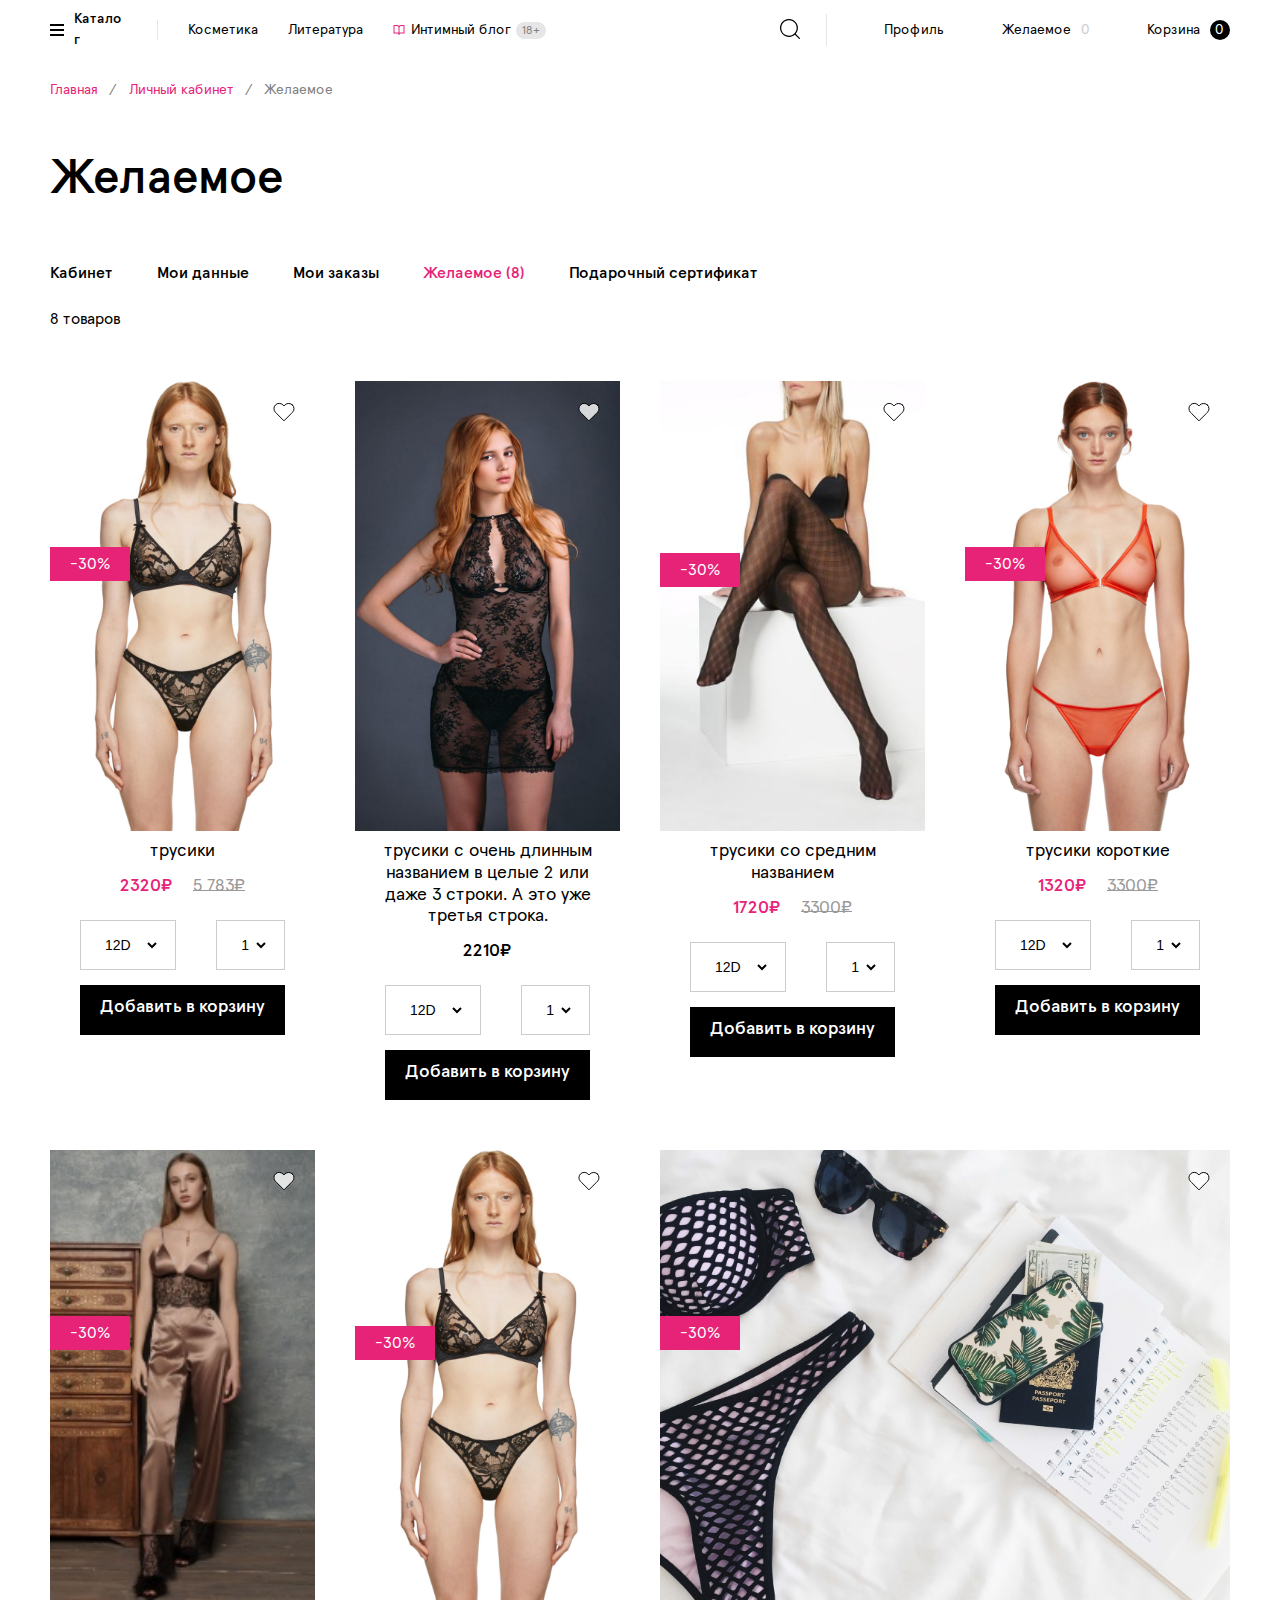
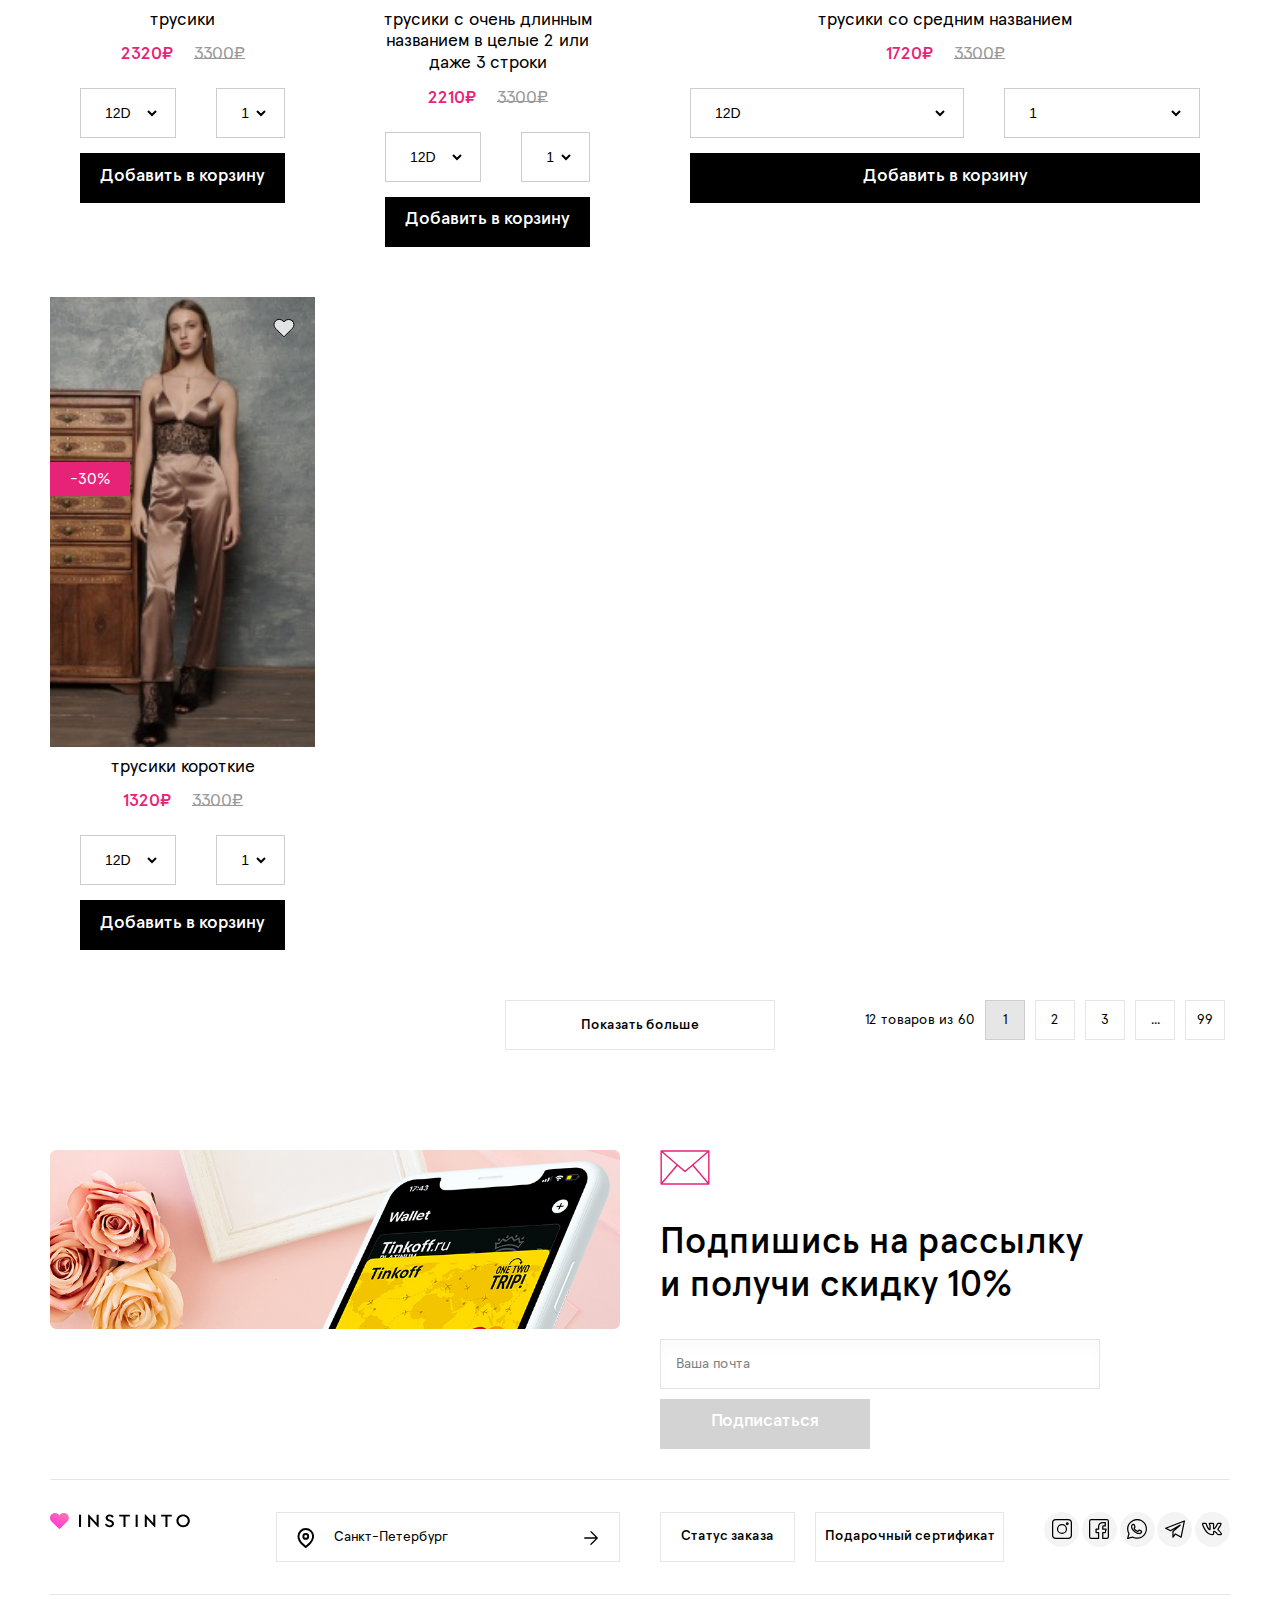
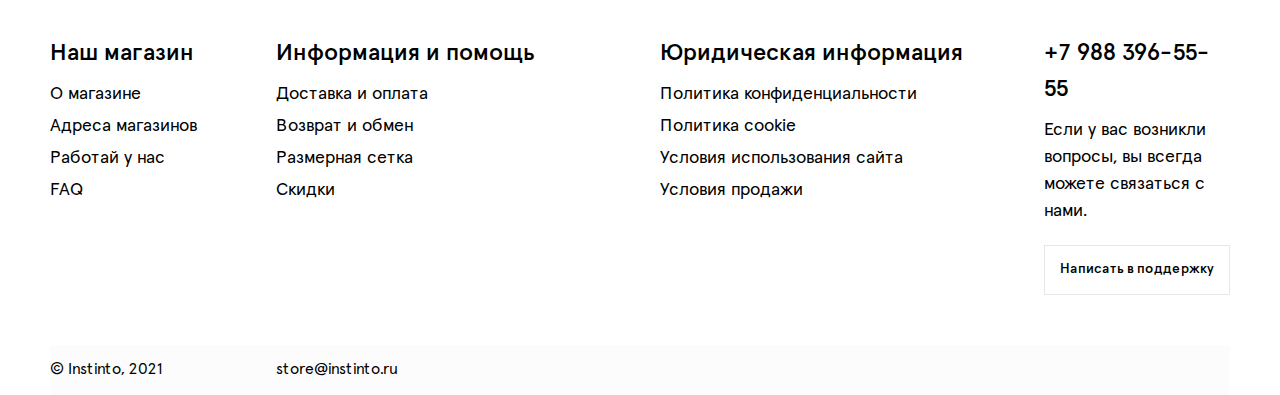
<file: desired.html>
<!DOCTYPE html>
<html class="page  no-js" lang="ru">

<head>
  <meta charset="utf-8">
  <meta name="viewport" content="width=device-width, initial-scale=1">
  <meta name="format-detection" content="telephone=no">
  <meta name="format-detection" content="date=no">
  <meta name="format-detection" content="address=no">
  <meta name="format-detection" content="email=no">
  <meta content="notranslate" name="google">
  <link rel="apple-touch-icon" sizes="180x180" href="/img/favicon/apple-touch-icon.png">
  <link rel="icon" type="image/png" sizes="32x32" href="/img/favicon/favicon-32x32.png">
  <link rel="icon" type="image/png" sizes="16x16" href="/img/favicon/favicon-16x16.png">
  <link rel="manifest" href="/img/favicon/site.webmanifest">
  <link rel="mask-icon" href="/img/favicon/safari-pinned-tab.svg" color="#5bbad5">
  <meta name="msapplication-TileColor" content="#5bbad5">
  <meta name="theme-color" content="#000">
  <meta name="msapplication-navbutton-color" content="#000">
  <meta name="apple-mobile-web-app-status-bar-style" content="#000">
  <title>Личный кабинет</title>
  <meta name="description" content="">
  <link rel="stylesheet" href="css/style.css">
  <script>
// Браузер и ОС
document.documentElement.className = document.documentElement.className.replace('no-js', 'js');
function cth(c){document.documentElement.classList.add(c)}
'ontouchstart' in window?cth('touch'):cth('no-touch');
if(typeof InstallTrigger!=='undefined')cth('firefox');
if(/constructor/i.test(window.HTMLElement)||(function(p){return p.toString()==="[object SafariRemoteNotification]"})(!window['safari']||(typeof safari!=='undefined'&&safari.pushNotification)))cth('safari');
if(/*@cc_on!@*/false||!!document.documentMode)cth('ie');
if(!(/*@cc_on!@*/false||!!document.documentMode)&&!!window.StyleMedia)cth('edge');
if(!!window.chrome&&(!!window.chrome.webstore||!!window.chrome.runtime))cth('chrome');
if(~navigator.appVersion.indexOf("Win"))cth('windows');
if(~navigator.appVersion.indexOf("Mac"))cth('osx');
if(~['iPad','iPhone','iPod'].indexOf(navigator.platform))cth('ios');
if(~navigator.appVersion.indexOf("Linux"))cth('linux');

// Добавление 1vh (использование: height: 100vh; height: calc(var(--vh, 1vh) * 100);) для фикса 100vh на мобилках
let vh = window.innerHeight * 0.01;
document.documentElement.style.setProperty('--vh', `${vh}px`);
window.addEventListener('resize', () => {
  let vh = window.innerHeight * 0.01;
  document.documentElement.style.setProperty('--vh', `${vh}px`);
});

// Добавление css-scroll-size для борьбы с проблемами скроллируемых блоков
document.addEventListener("DOMContentLoaded", () => {
  const outer = document.createElement('div');
  const inner = document.createElement('div');
  outer.style.overflow = 'scroll';
  outer.classList.add('scrollbar');
  document.body.appendChild(outer);
  outer.appendChild(inner);
  const scrollbarSize = outer.offsetWidth - inner.offsetWidth;
  document.body.removeChild(outer);
  document.documentElement.style.setProperty('--css-scroll-size', `${scrollbarSize}px`);
});
</script>
</head>

<body><noscript>У вас отключен JavaScript. Это пугает.</noscript>
  <header class="page-header" role="banner">
    <div class="page-header__inner--padding">
      <div class="header-container">
        <div class="burger__container"><a class="burger" role="button" data-target-id="header-catalog" data-target-class-toggle="header-catalog--open">
            <div class="burger__inner">
              <div class="burger__caption">Каталог</div>
              <div class="burger__icon"></div>
            </div>
          </a></div>
        <div class="header-container__line"></div>
        <div class="header-container__inner">
          <div class="header-nav-menu"><a class="header-nav-menu__inner" href="catalog.html">Косметика</a><a class="header-nav-menu__inner" href="catalog.html">Литература</a><a class="header-nav-menu__inner" href="blog.html"><svg width="12" height="12">
                <use xlink:href="img/sprite.svg#icon-book"></use>
              </svg><span>Интимный блог</span>
              <div class="header-nav-menu__blog-age">18+</div></a></div><a class="logo  logo--header" href="index.html"><img class="logo__icon" src="img/logo-icon.svg" alt="Logo icon"><img class="logo__text" src="img/logo-text.svg" alt="logo text"></a>
          <div class="header-icons"><a class="search" role="button" data-target-id="header-search" data-target-class-toggle="header-search--open">
              <div class="search__inner"><svg class="search__icon">
                  <use xlink:href="img/sprite.svg#icon-search"></use>
                </svg></div>
            </a><a class="header-icons__inner" data-toggle="modal" data-target="#modal-sign-up" href="#">
              <div class="header-icons__text-sub-icon">Профиль</div><svg class="header-icons__icon header-icons__icon--hide" width="20" height="20">
                <use xlink:href="img/sprite.svg#icon-person"></use>
              </svg>
            </a><a class="header-icons__inner" href="desired.html">
              <div class="header-icons__text-sub-icon">Желаемое<div id="count-favorites"><span>0</span></div>
              </div><img class="header-icons__icon header-icons__icon--hide" src="img/logo-icon.svg" alt="Logo icon">
            </a><a class="header-icons__inner" href="cart.html">
              <div class="header-icons__text-sub-icon">Корзина<div id="count-basket"><span>0</span></div>
              </div><svg class="header-icons__icon header-icons__icon--hide" width="20" height="20">
                <use xlink:href="img/sprite.svg#icon-basket"></use>
              </svg>
            </a></div>
        </div>
      </div>
    </div>
    <div class="page-header__inner">
      <div class="header-search" id="header-search">
        <div class="header-search__inner">
          <div class="search-panel" id="search-panel">
            <form>
              <div class="search-panel__inner"><label class="field-text  field-text--material"><span class="field-text__input-wrap"><input class="field-text__input" type="text" value="" name="comment" placeholder="Введите слово для поиска"/></span></label><button class="btn  btn--blank btn--md btn--icon" type="submit">Искать<svg class="btn__icon">
                    <use xlink:href="img/sprite.svg#icon-arrow-right"></use>
                  </svg></button></div>
            </form>
          </div>
          <div class="search-panel-dropdown">
            <div class="search-panel-dropdown__inner">
              <div class="search-panel-dropdown__body"><a href="#">
                  <div class="search-panel-dropdown-item">
                    <div class="search-panel-dropdown-item__image"><img src="img/img1.png" alt="альт" /></div>
                    <div class="search-panel-dropdown-item__text">
                      <div class="search-panel-dropdown-item__title">Комплект белья obsessive</div>
                      <div class="search-panel-dropdown-item__price">4 943 ₽</div>
                    </div>
                  </div>
                </a><a href="#">
                  <div class="search-panel-dropdown-item">
                    <div class="search-panel-dropdown-item__image"><img src="img/img1.png" alt="альт" /></div>
                    <div class="search-panel-dropdown-item__text">
                      <div class="search-panel-dropdown-item__title">Комплект белья obsessive</div>
                      <div class="search-panel-dropdown-item__price">4 943 ₽</div>
                    </div>
                  </div>
                </a><a href="#">
                  <div class="search-panel-dropdown-item">
                    <div class="search-panel-dropdown-item__image"><img src="img/img1.png" alt="альт" /></div>
                    <div class="search-panel-dropdown-item__text">
                      <div class="search-panel-dropdown-item__title">Комплект белья obsessive</div>
                      <div class="search-panel-dropdown-item__price">4 943 ₽</div>
                    </div>
                  </div>
                </a></div>
              <div class="search-panel-dropdown__footer">
                <div class="search-panel-dropdown__footer-text">Всего <b>182</b> результата</div><a class="search-panel-dropdown__footer-link" href="#">Смотреть все</a><svg>
                  <use xlink:href="img/sprite.svg#icon-arrow-right"></use>
                </svg>
              </div>
            </div>
          </div>
        </div>
      </div>
    </div>
    <div class="page-header__inner">
      <div class="header-catalog" id="header-catalog">
        <div class="header-catalog__inner">
          <div class="header-catalog__wrap">
            <div class="header-catalog__group">
              <div class="header-catalog__group-title"><a href="#">Название группы категорий</a></div>
              <div class="header-catalog__item-wrap">
                <div class="header-catalog__item"><a href="#">Название категории</a></div>
                <div class="header-catalog__item"><a href="#">Название категории</a></div>
                <div class="header-catalog__item"><a href="#">Название категории</a></div>
                <div class="header-catalog__item"><a href="#">Название категории</a></div>
                <div class="header-catalog__item"><a href="#">Название категории</a></div>
                <div class="header-catalog__item"><a href="#">Название категории</a></div>
              </div>
            </div>
            <div class="header-catalog__group">
              <div class="header-catalog__group-title"><a href="#">Название группы категорий</a></div>
              <div class="header-catalog__item-wrap">
                <div class="header-catalog__item"><a href="#">Название категории</a></div>
                <div class="header-catalog__item"><a href="#">Название категории</a></div>
                <div class="header-catalog__item"><a href="#">Название категории</a></div>
                <div class="header-catalog__item"><a href="#">Название категории</a></div>
                <div class="header-catalog__item"><a href="#">Название категории</a></div>
                <div class="header-catalog__item"><a href="#">Название категории</a></div>
              </div>
            </div>
            <div class="header-catalog__group">
              <div class="header-catalog__group-title"><a href="#">Название группы категорий</a></div>
              <div class="header-catalog__item-wrap">
                <div class="header-catalog__item"><a href="#">Название категории</a></div>
                <div class="header-catalog__item"><a href="#">Название категории</a></div>
                <div class="header-catalog__item"><a href="#">Название категории</a></div>
                <div class="header-catalog__item"><a href="#">Название категории</a></div>
                <div class="header-catalog__item"><a href="#">Название категории</a></div>
                <div class="header-catalog__item"><a href="#">Название категории</a></div>
              </div>
            </div>
            <div class="header-catalog__group">
              <div class="header-catalog__group-title"><a href="#">Название группы категорий</a></div>
              <div class="header-catalog__item-wrap">
                <div class="header-catalog__item"><a href="#">Название категории</a></div>
                <div class="header-catalog__item"><a href="#">Название категории</a></div>
                <div class="header-catalog__item"><a href="#">Название категории</a></div>
                <div class="header-catalog__item"><a href="#">Название категории</a></div>
                <div class="header-catalog__item"><a href="#">Название категории</a></div>
                <div class="header-catalog__item"><a href="#">Название категории</a></div>
              </div>
            </div>
          </div>
          <div class="header-catalog__news"><img src="img/preview-item-img.jpg" alt="актуальные новости">
            <div class="header-catalog__news-title"><a>Как использование стимуляторов влияет на интимную жизнь?</a></div><a class="header-catalog__news-link" href="#">подробнее<svg width="16px" height="16px">
                <use xlink:href="img/sprite.svg#icon-arrow-right"></use>
              </svg></a>
          </div>
        </div>
      </div>
    </div>
  </header>
  <div class="content">
    <div class="content__container">
      <ul class="breadcrumbs" aria-label="Breadcrumb" role="navigation">
        <li class="breadcrumbs__item"><a href="index.html">Главная</a></li>
        <li class="breadcrumbs__item"><a href="profile.html">Личный кабинет</a></li>
        <li class="breadcrumbs__item"><span>Желаемое</span></li>
      </ul>
      <main class="content__main">
        <div class="content__inner">
          <div class="content-block  content-block--full-width">
            <div class="content-block__inner">
              <div class="content-block__text-wrapper">
                <h2>Желаемое</h2>
              </div>
            </div>
          </div>
        </div>
        <div class="content__inner">
          <div class="content-block  content-block--full-width">
            <div class="content-block__inner">
              <div class="content-block__text-wrapper">
                <div class="categories-list">
                  <ul class="categories-list__wrap">
                    <li><a href="profile.html">Кабинет</a></li>
                    <li><a href="changeprofile.html">Мои данные</a></li>
                    <li><a href="my-order.html">Мои заказы</a></li>
                    <li><a class="categories-list__active" href="desired.html">Желаемое <span>(8)</span></a></li>
                    <li><a href="certificate.html">Подарочный сертификат</a></li>
                  </ul>
                </div>
              </div>
            </div>
          </div>
        </div>
        <div class="content__inner content__inner--none-margin">
          <div class="content-block">
            <div class="content-block__inner">8 товаров</div>
          </div>
        </div>
        <div class="content__inner">
          <div class="content-block">
            <div class="content-block__inner">
              <div class="product-card"><a class="product-card__link" href="product.html">
                  <div class="product-card__img-wrap"><img class="product-card__img" src="img/product-card-img (4).jpg" alt="альт"></div>
                  <div class="product-card__text-wrap">
                    <div class="product-card__name">трусики</div>
                    <div class="product-card__price-wrap">
                      <div class="product-card__actual-price">2320₽</div><span class="old-price">5 783₽</span>
                    </div>
                  </div>
                  <div class="product-card__discount">-30%</div>
                </a>
                <div class="product-card__like">
                  <form class="like__wrap"><svg class="like">
                      <use xlink:href="img/sprite.svg#icon-favorites"></use>
                    </svg></form>
                </div>
                <div class="product-card__action">
                  <div class="product-card__select">
                    <div class="select"><select>
                        <option value="12D" selected>12D</option>
                        <option value="75C">75C</option>
                        <option value="small">small</option>
                        <option value="big">big</option>
                        <option value="12D">12D</option>
                      </select></div>
                    <div class="select"><select>
                        <option value="1" selected>1</option>
                        <option value="2">2</option>
                        <option value="3">3</option>
                        <option value="4">4</option>
                      </select></div>
                  </div><button class="btn  btn--black">Добавить в корзину</button>
                </div>
              </div>
            </div>
          </div>
          <div class="content-block">
            <div class="content-block__inner">
              <div class="product-card"><a class="product-card__link" href="product.html">
                  <div class="product-card__img-wrap"><img class="product-card__img" src="img/0a3bec6480158a55554e423fc3ac35ff.jpg" alt="альт"></div>
                  <div class="product-card__text-wrap">
                    <div class="product-card__name">трусики с очень длинным названием в целые 2 или даже 3 строки. А это уже третья строка.</div>
                    <div class="product-card__price-wrap">
                      <div class="product-card__price">2210₽</div>
                    </div>
                  </div>
                </a>
                <div class="product-card__like">
                  <form class="like__wrap"><svg class="like">
                      <use xlink:href="img/sprite.svg#icon-favorites"></use>
                    </svg></form>
                </div>
                <div class="product-card__action">
                  <div class="product-card__select">
                    <div class="select"><select>
                        <option value="12D" selected>12D</option>
                        <option value="75C">75C</option>
                        <option value="small">small</option>
                        <option value="big">big</option>
                        <option value="12D">12D</option>
                      </select></div>
                    <div class="select"><select>
                        <option value="1" selected>1</option>
                        <option value="2">2</option>
                        <option value="3">3</option>
                        <option value="4">4</option>
                      </select></div>
                  </div><button class="btn  btn--black">Добавить в корзину</button>
                </div>
              </div>
            </div>
          </div>
          <div class="content-block">
            <div class="content-block__inner">
              <div class="product-card"><a class="product-card__link" href="product.html">
                  <div class="product-card__img-wrap"><img class="product-card__img" src="img/product-card-img (3).jpg" alt="альт"></div>
                  <div class="product-card__text-wrap">
                    <div class="product-card__name">трусики со средним названием</div>
                    <div class="product-card__price-wrap">
                      <div class="product-card__actual-price">1720₽</div><span class="old-price">3300₽</span>
                    </div>
                  </div>
                  <div class="product-card__discount">-30%</div>
                </a>
                <div class="product-card__like">
                  <form class="like__wrap"><svg class="like">
                      <use xlink:href="img/sprite.svg#icon-favorites"></use>
                    </svg></form>
                </div>
                <div class="product-card__action">
                  <div class="product-card__select">
                    <div class="select"><select>
                        <option value="12D" selected>12D</option>
                        <option value="75C">75C</option>
                        <option value="small">small</option>
                        <option value="big">big</option>
                        <option value="12D">12D</option>
                      </select></div>
                    <div class="select"><select>
                        <option value="1" selected>1</option>
                        <option value="2">2</option>
                        <option value="3">3</option>
                        <option value="4">4</option>
                      </select></div>
                  </div><button class="btn  btn--black">Добавить в корзину</button>
                </div>
              </div>
            </div>
          </div>
          <div class="content-block">
            <div class="content-block__inner">
              <div class="product-card"><a class="product-card__link" href="product.html">
                  <div class="product-card__img-wrap"><img class="product-card__img" src="img/product-card-img (6).jpg" alt="альт"></div>
                  <div class="content-block__text-wrapper">
                    <div class="product-card__text-wrap">
                      <div class="product-card__name">трусики короткие</div>
                      <div class="product-card__price-wrap">
                        <div class="product-card__actual-price">1320₽</div><span class="old-price">3300₽</span>
                      </div>
                    </div>
                  </div>
                  <div class="product-card__discount">-30%</div>
                </a>
                <div class="product-card__like">
                  <form class="like__wrap"><svg class="like">
                      <use xlink:href="img/sprite.svg#icon-favorites"></use>
                    </svg></form>
                </div>
                <div class="product-card__action">
                  <div class="product-card__select">
                    <div class="select"><select>
                        <option value="12D" selected>12D</option>
                        <option value="75C">75C</option>
                        <option value="small">small</option>
                        <option value="big">big</option>
                        <option value="12D">12D</option>
                      </select></div>
                    <div class="select"><select>
                        <option value="1" selected>1</option>
                        <option value="2">2</option>
                        <option value="3">3</option>
                        <option value="4">4</option>
                      </select></div>
                  </div><button class="btn  btn--black">Добавить в корзину</button>
                </div>
              </div>
            </div>
          </div>
          <div class="content-block">
            <div class="content-block__inner">
              <div class="product-card"><a class="product-card__link" href="product.html">
                  <div class="product-card__img-wrap"><img class="product-card__img" src="img/00b8965ee26d0b44336c5e51b525cb45.jpg" alt="альт"></div>
                  <div class="content-block__text-wrapper">
                    <div class="product-card__text-wrap">
                      <div class="product-card__name">трусики</div>
                      <div class="product-card__price-wrap">
                        <div class="product-card__actual-price">2320₽</div><span class="old-price">3300₽</span>
                      </div>
                    </div>
                  </div>
                  <div class="product-card__discount">-30%</div>
                </a>
                <div class="product-card__like">
                  <form class="like__wrap"><svg class="like">
                      <use xlink:href="img/sprite.svg#icon-favorites"></use>
                    </svg></form>
                </div>
                <div class="product-card__action">
                  <div class="product-card__select">
                    <div class="select"><select>
                        <option value="12D" selected>12D</option>
                        <option value="75C">75C</option>
                        <option value="small">small</option>
                        <option value="big">big</option>
                        <option value="12D">12D</option>
                      </select></div>
                    <div class="select"><select>
                        <option value="1" selected>1</option>
                        <option value="2">2</option>
                        <option value="3">3</option>
                        <option value="4">4</option>
                      </select></div>
                  </div><button class="btn  btn--black">Добавить в корзину</button>
                </div>
              </div>
            </div>
          </div>
          <div class="content-block">
            <div class="content-block__inner">
              <div class="product-card"><a class="product-card__link" href="product.html">
                  <div class="product-card__img-wrap"><img class="product-card__img" src="img/product-card-img (4).jpg" alt="альт"></div>
                  <div class="content-block__text-wrapper">
                    <div class="product-card__text-wrap">
                      <div class="product-card__name">трусики с очень длинным названием в целые 2 или даже 3 строки</div>
                      <div class="product-card__price-wrap">
                        <div class="product-card__actual-price">2210₽</div><span class="old-price">3300₽</span>
                      </div>
                    </div>
                  </div>
                  <div class="product-card__discount">-30%</div>
                </a>
                <div class="product-card__like">
                  <form class="like__wrap"><svg class="like">
                      <use xlink:href="img/sprite.svg#icon-favorites"></use>
                    </svg></form>
                </div>
                <div class="product-card__action">
                  <div class="product-card__select">
                    <div class="select"><select>
                        <option value="12D" selected>12D</option>
                        <option value="75C">75C</option>
                        <option value="small">small</option>
                        <option value="big">big</option>
                        <option value="12D">12D</option>
                      </select></div>
                    <div class="select"><select>
                        <option value="1" selected>1</option>
                        <option value="2">2</option>
                        <option value="3">3</option>
                        <option value="4">4</option>
                      </select></div>
                  </div><button class="btn  btn--black">Добавить в корзину</button>
                </div>
              </div>
            </div>
          </div>
          <div class="content-block  content-block--large">
            <div class="content-block__inner">
              <div class="product-card"><a class="product-card__link" href="product.html">
                  <div class="product-card__img-wrap"><img class="product-card__img" src="img/product-card-img (2).jpg" alt="альт"></div>
                  <div class="content-block__text-wrapper">
                    <div class="product-card__text-wrap">
                      <div class="product-card__name">трусики со средним названием</div>
                      <div class="product-card__price-wrap">
                        <div class="product-card__actual-price">1720₽</div><span class="old-price">3300₽</span>
                      </div>
                    </div>
                  </div>
                  <div class="product-card__discount">-30%</div>
                </a>
                <div class="product-card__like">
                  <form class="like__wrap"><svg class="like">
                      <use xlink:href="img/sprite.svg#icon-favorites"></use>
                    </svg></form>
                </div>
                <div class="product-card__action">
                  <div class="product-card__select">
                    <div class="select"><select>
                        <option value="12D" selected>12D</option>
                        <option value="75C">75C</option>
                        <option value="small">small</option>
                        <option value="big">big</option>
                        <option value="12D">12D</option>
                      </select></div>
                    <div class="select"><select>
                        <option value="1" selected>1</option>
                        <option value="2">2</option>
                        <option value="3">3</option>
                        <option value="4">4</option>
                      </select></div>
                  </div><button class="btn  btn--black">Добавить в корзину</button>
                </div>
              </div>
            </div>
          </div>
          <div class="content-block">
            <div class="content-block__inner">
              <div class="product-card"><a class="product-card__link" href="product.html">
                  <div class="product-card__img-wrap"><img class="product-card__img" src="img/00b8965ee26d0b44336c5e51b525cb45.jpg" alt="альт"></div>
                  <div class="content-block__text-wrapper">
                    <div class="product-card__text-wrap">
                      <div class="product-card__name">трусики короткие</div>
                      <div class="product-card__price-wrap">
                        <div class="product-card__actual-price">1320₽</div><span class="old-price">3300₽</span>
                      </div>
                    </div>
                  </div>
                  <div class="product-card__discount">-30%</div>
                </a>
                <div class="product-card__like">
                  <form class="like__wrap"><svg class="like">
                      <use xlink:href="img/sprite.svg#icon-favorites"></use>
                    </svg></form>
                </div>
                <div class="product-card__action">
                  <div class="product-card__select">
                    <div class="select"><select>
                        <option value="12D" selected>12D</option>
                        <option value="75C">75C</option>
                        <option value="small">small</option>
                        <option value="big">big</option>
                        <option value="12D">12D</option>
                      </select></div>
                    <div class="select"><select>
                        <option value="1" selected>1</option>
                        <option value="2">2</option>
                        <option value="3">3</option>
                        <option value="4">4</option>
                      </select></div>
                  </div><button class="btn  btn--black">Добавить в корзину</button>
                </div>
              </div>
            </div>
          </div>
        </div>
        <div class="pagination__wrapper">
          <div class="pagination__btn"><button class="btn  btn--white btn--small-text">Показать больше</button></div>
          <div class="pagination__container">
            <div class="pagination__info"><span>12</span> товаров из <span>60</span></div>
            <div class="pagination" aria-label="Page navigation"><a class="pagination__item  pagination__item--active" href="#">1</a><a class="pagination__item" href="#">2</a><a class="pagination__item" href="#">3</a><span class="pagination__item">...</span><a class="pagination__item" href="#">99</a></div>
          </div>
        </div>
      </main>
    </div>
  </div>
  <footer class="page-footer" role="contentinfo">
    <div class="content__container">
      <div class="page-footer__inner page-footer__inner--carusel">
        <div class="content-block  content-block--large">
          <div class="content-block__inner">
            <div class="content-block__wrap-mob"><a><img src="img/Rectangle 99.png" alt="discount"></a></div>
          </div>
        </div>
        <div class="content-block  content-block--large">
          <div class="content-block__inner">
            <div class="content-block__wrap-mob">
              <div class="subscribe">
                <div class="subscribe__inner"><svg width="50px" height="35px">
                    <use xlink:href="img/sprite.svg#icon-mail"></use>
                  </svg>
                  <h3 class="content-block__title">Подпишись на рассылку и получи скидку 10%</h3>
                  <form class="form  form--subscribe"><label class="field-text"><span class="field-text__input-wrap"><input class="field-text__input" type="text" placeholder="Ваша почта"/></span></label>
                    <div class="field-actions"><button class="btn  btn--default" type="submit">Подписаться</button></div>
                  </form>
                </div>
              </div>
            </div>
          </div>
        </div>
      </div>
      <div class="page-footer__inner page-footer__inner--border">
        <div class="content-block  content-block--al-center">
          <div class="content-block__inner">
            <div class="content-block__wrap-mob"><a class="logo" href="index.html"><img class="logo__icon" src="img/logo-icon.svg" alt="Logo icon"><img class="logo__text" src="img/logo-text.svg" alt="logo text"></a></div>
          </div>
        </div>
        <div class="content-block">
          <div class="content-block__inner">
            <div class="content-block__wrap-mob">
              <div class="locality">
                <div class="locality__inner"><svg>
                    <use xlink:href="img/sprite.svg#icon-map-pin"></use>
                  </svg>
                  <div class="locality__town"><span>Санкт-Петербург</span><svg>
                      <use xlink:href="img/sprite.svg#icon-arrow-right"></use>
                    </svg></div>
                </div>
              </div>
            </div>
          </div>
        </div>
        <div class="content-block">
          <div class="content-block__inner">
            <div class="content-block__wrap-mob">
              <div class="page-footer__btn"><a class="btn  btn--white btn--small-text" href="#">Статус заказа</a><a class="btn  btn--white btn--small-text" href="certificate.html">Подарочный сертификат</a></div>
            </div>
          </div>
        </div>
        <div class="content-block  content-block--al-center">
          <div class="content-block__inner">
            <div class="content-block__wrap-mob">
              <div class="page-footer__social"><a htef="#">
                  <div class="page-footer__social-item"><svg>
                      <use xlink:href="img/sprite.svg#icon-instagram"></use>
                    </svg></div>
                </a><a htef="#">
                  <div class="page-footer__social-item"><svg>
                      <use xlink:href="img/sprite.svg#icon-facebook"></use>
                    </svg></div>
                </a><a htef="#">
                  <div class="page-footer__social-item"><svg>
                      <use xlink:href="img/sprite.svg#icon-whatsapp"></use>
                    </svg></div>
                </a><a htef="#">
                  <div class="page-footer__social-item"><svg>
                      <use xlink:href="img/sprite.svg#icon-telegram"></use>
                    </svg></div>
                </a><a htef="#">
                  <div class="page-footer__social-item"><svg>
                      <use xlink:href="img/sprite.svg#icon-vk"></use>
                    </svg></div>
                </a></div>
            </div>
          </div>
        </div>
      </div>
      <div class="page-footer__inner">
        <div class="content-block">
          <div class="content-block__inner">
            <div class="content-block__wrap-mob">
              <div class="header-catalog__group">
                <div class="header-catalog__group-title"><a>Наш магазин</a></div>
                <div class="header-catalog__item-wrap">
                  <div class="header-catalog__item"><a>О магазине</a></div>
                  <div class="header-catalog__item"><a>Адреса магазинов</a></div>
                  <div class="header-catalog__item"><a>Работай у нас</a></div>
                  <div class="header-catalog__item"><a>FAQ</a></div>
                </div>
              </div>
            </div>
          </div>
        </div>
        <div class="content-block">
          <div class="content-block__inner">
            <div class="content-block__wrap-mob">
              <div class="header-catalog__group">
                <div class="header-catalog__group-title"><a>Информация и помощь</a></div>
                <div class="header-catalog__item-wrap">
                  <div class="header-catalog__item"><a>Доставка и оплата</a></div>
                  <div class="header-catalog__item"><a>Возврат и обмен</a></div>
                  <div class="header-catalog__item"><a>Размерная сетка</a></div>
                  <div class="header-catalog__item"><a>Скидки</a></div>
                </div>
              </div>
            </div>
          </div>
        </div>
        <div class="content-block">
          <div class="content-block__inner">
            <div class="content-block__wrap-mob">
              <div class="header-catalog__group">
                <div class="header-catalog__group-title"><a>Юридическая информация</a></div>
                <div class="header-catalog__item-wrap">
                  <div class="header-catalog__item"><a>Политика конфиденциальности</a></div>
                  <div class="header-catalog__item"><a>Политика cookie</a></div>
                  <div class="header-catalog__item"><a>Условия использования сайта</a></div>
                  <div class="header-catalog__item"><a>Условия продажи</a></div>
                </div>
              </div>
            </div>
          </div>
        </div>
        <div class="content-block">
          <div class="content-block__inner">
            <div class="content-block__wrap-mob">
              <div class="header-catalog__group">
                <div class="header-catalog__group-title"><a>+7 988 396-55-55</a></div>
                <div class="header-catalog__item-wrap">
                  <div class="header-catalog__item"><a>Если у вас возникли вопросы, вы всегда можете связаться с нами.</a></div>
                </div><a class="btn  btn--white btn--small-text" href="#">Написать в поддержку</a>
              </div>
            </div>
          </div>
        </div>
      </div>
      <div class="page-footer__inner page-footer__inner--bg-gray">
        <div class="content-block">
          <div class="content-block__inner">
            <div class="content-block__wrap-mob">© Instinto, 2021</div>
          </div>
        </div>
        <div class="content-block">
          <div class="content-block__inner">
            <div class="content-block__wrap-mob">store@instinto.ru</div>
          </div>
        </div>
      </div>
    </div>
  </footer>
  <div class="modals">
    <div class="modal" id="modal-size-table-anais" tabindex="-1" role="dialog">
      <div class="modal__dialog" role="document">
        <div class="modal__content">
          <div class="modal__header"><span class="close modal__close" data-dismiss="modal" aria-label="Закрыть"><span></span></span>
            <div class="modal__title">Anais</div>
          </div>
          <div class="modal__body modal__body--table">
            <h5>Соответсвие размеров чаши</h5>
            <div class="modal__table-container">
              <table>
                <tr>
                  <th>Под грудью</th>
                  <th>Размер</th>
                  <th class="modal__th">Чаша <br> A</th>
                  <th>Чаша <br> B</th>
                  <th>Чаша <br> C</th>
                  <th>Чаша <br> D</th>
                  <th>Чаша <br> E</th>
                  <th>Чаша <br> F</th>
                  <th>Чаша <br> G</th>
                  <th>Чаша <br> H</th>
                  <th>Чаша <br> I</th>
                  <th>Чаша <br> J</th>
                  <th>Чаша <br> K</th>
                </tr>
                <tr>
                  <td>63-67</td>
                  <td>65</td>
                  <td>77-79</td>
                  <td>79-81</td>
                  <td>81-83</td>
                  <td>83-85</td>
                  <td>85-87</td>
                  <td>87-89</td>
                  <td>89-91</td>
                  <td>91-93</td>
                  <td>93-95</td>
                  <td>95-97</td>
                  <td>97-99</td>
                </tr>
                <tr>
                  <td>63-67</td>
                  <td>65</td>
                  <td>77-79</td>
                  <td>79-81</td>
                  <td>81-83</td>
                  <td>83-85</td>
                  <td>85-87</td>
                  <td>87-89</td>
                  <td>89-91</td>
                  <td>91-93</td>
                  <td>93-95</td>
                  <td>95-97</td>
                  <td>97-99</td>
                </tr>
                <tr>
                  <td>63-67</td>
                  <td>65</td>
                  <td>77-79</td>
                  <td>79-81</td>
                  <td>81-83</td>
                  <td>83-85</td>
                  <td>85-87</td>
                  <td>87-89</td>
                  <td>89-91</td>
                  <td>91-93</td>
                  <td>93-95</td>
                  <td>95-97</td>
                  <td>97-99</td>
                </tr>
                <tr>
                  <td>63-67</td>
                  <td>65</td>
                  <td>77-79</td>
                  <td>79-81</td>
                  <td>81-83</td>
                  <td>83-85</td>
                  <td>85-87</td>
                  <td>87-89</td>
                  <td>89-91</td>
                  <td>91-93</td>
                  <td>93-95</td>
                  <td>95-97</td>
                  <td>97-99</td>
                </tr>
                <tr>
                  <td>63-67</td>
                  <td>65</td>
                  <td>77-79</td>
                  <td>79-81</td>
                  <td>81-83</td>
                  <td>83-85</td>
                  <td>85-87</td>
                  <td>87-89</td>
                  <td>89-91</td>
                  <td>91-93</td>
                  <td>93-95</td>
                  <td>95-97</td>
                  <td>97-99</td>
                </tr>
                <tr>
                  <td>63-67</td>
                  <td>65</td>
                  <td>77-79</td>
                  <td>79-81</td>
                  <td>81-83</td>
                  <td>83-85</td>
                  <td>85-87</td>
                  <td>87-89</td>
                  <td>89-91</td>
                  <td>91-93</td>
                  <td>93-95</td>
                  <td>95-97</td>
                  <td>97-99</td>
                </tr>
                <tr>
                  <td>63-67</td>
                  <td>65</td>
                  <td>77-79</td>
                  <td>79-81</td>
                  <td>81-83</td>
                  <td>83-85</td>
                  <td>85-87</td>
                  <td>87-89</td>
                  <td>89-91</td>
                  <td>91-93</td>
                  <td>93-95</td>
                  <td>95-97</td>
                  <td>97-99</td>
                </tr>
                <tr>
                  <td>63-67</td>
                  <td>65</td>
                  <td>77-79</td>
                  <td>79-81</td>
                  <td>81-83</td>
                  <td>83-85</td>
                  <td>85-87</td>
                  <td>87-89</td>
                  <td>89-91</td>
                  <td>91-93</td>
                  <td>93-95</td>
                  <td>95-97</td>
                  <td>97-99</td>
                </tr>
                <tr>
                  <td>63-67</td>
                  <td>65</td>
                  <td>77-79</td>
                  <td>79-81</td>
                  <td>81-83</td>
                  <td>83-85</td>
                  <td>85-87</td>
                  <td>87-89</td>
                  <td>89-91</td>
                  <td>91-93</td>
                  <td>93-95</td>
                  <td>95-97</td>
                  <td>97-99</td>
                </tr>
              </table>
            </div>
          </div>
          <div class="modal__footer modal__footer--table"><button class="btn  btn--white" type="button" data-dismiss="modal">Закрыть</button></div>
        </div>
      </div>
    </div>
    <div class="modal" id="modal-log-in" tabindex="-1" role="dialog">
      <div class="modal__dialog" role="document">
        <div class="modal__content">
          <div class="modal__header"><span class="close modal__close" data-dismiss="modal" aria-label="Закрыть"><span></span></span>
            <div class="modal__title">Войти в профиль</div>
          </div>
          <div class="modal__body">
            <p>У вас нет профиля?&emsp;<a class="modal__ankor" data-toggle="modal" data-target="#modal-sign-up" data-dismiss="modal" href="#">Зарегистрируйтесь</a></p>
            <form name="logIn"><label class="field-text"><span class="field-text__input-wrap"><input class="field-text__input" type="text" placeholder="yourmail@mail.ru"/></span></label><label class="field-text"><span class="field-text__input-wrap"><input class="field-text__input" type="text" placeholder="password"/></span></label>
              <div class="field-checkbox">
                <div class="field-checkbox__input-wrap  field-checkbox__input-wrap--square"><label class="field-checkbox__name"><input class="field-checkbox__input" type="checkbox" name="rememberMe" /><span class="field-checkbox__name-text">Запомнить меня</span></label></div>
              </div>
            </form>
          </div>
          <div class="modal__footer modal__footer--two-buttons"><a class="btn  btn--accent" href="profile.html">Войти</a><a class="btn  btn--white" data-toggle="modal" data-target="#modal-remind-password" data-dismiss="modal" href="#">Забыл пароль</a></div>
        </div>
      </div>
    </div>
    <div class="modal" id="modal-sign-up" tabindex="-1" role="dialog">
      <div class="modal__dialog" role="document">
        <div class="modal__content">
          <div class="modal__header"><span class="close modal__close" data-dismiss="modal" aria-label="Закрыть"><span></span></span>
            <div class="modal__title">Регистрация</div>
          </div>
          <div class="modal__body">
            <p>Уже покупали у нас раньше?&emsp;<a class="modal__ankor" data-toggle="modal" data-target="#modal-log-in" data-dismiss="modal" href="#">Войти в профиль</a></p>
            <form name="signUp">
              <div class="modal__main-text">Ваш email</div><label class="field-text"><span class="field-text__input-wrap"><input class="field-text__input" type="text" placeholder="yourmail@mail.ru"/></span></label>
              <div class="modal__main-text">Придумайте пароль</div><label class="field-text"><span class="field-text__input-wrap"><input class="field-text__input" type="text" placeholder="password"/></span></label>
              <div class="modal__main-text">Повторите пароль</div><label class="field-text"><span class="field-text__input-wrap"><input class="field-text__input" type="text" placeholder="password"/></span></label>
              <div class="modal__main-text">Как вас зовут?</div><label class="field-text"><span class="field-text__input-wrap"><input class="field-text__input" type="text" placeholder="Имя"/></span></label>
            </form>
          </div>
          <div class="modal__footer"><a class="btn  btn--accent" href="profile.html">Зарегистрироваться</a>
            <div class="field-checkbox">
              <div class="field-checkbox__input-wrap  field-checkbox__input-wrap--square"><label class="field-checkbox__name"><input class="field-checkbox__input" type="checkbox" name="rememberMe" /><span class="field-checkbox__name-text">Запомнить меня</span></label></div>
            </div>
            <p class="modal__info-text">Нажимая кнопку «Продолжить», вы соглашаетесь с <a class='modal__ankor' href='#'>офертой</a> и <a class='modal__ankor' href='#'>политикой конфиденциальности</a></p>
          </div>
        </div>
      </div>
    </div>
    <div class="modal" id="modal-remind-password" tabindex="-1" role="dialog">
      <div class="modal__dialog" role="document">
        <div class="modal__content">
          <div class="modal__header"><span class="close modal__close" data-dismiss="modal" aria-label="Закрыть"><span></span></span>
            <div class="modal__title">Напомнить пароль</div>
          </div>
          <div class="modal__body">
            <p>У вас нет профиля?<a class="modal__ankor" data-toggle="modal" data-target="#modal-sign-up" data-dismiss="modal" href="#"> Зарегистрируйтесь</a></p>
            <form name="remindPassword">
              <div class="modal__main-text">Укажите свою почту, чтобы мы выслали вам проверочный код</div><label class="field-text"><span class="field-text__input-wrap"><input class="field-text__input" type="text" placeholder="yourmail@mail.ru"/></span></label>
            </form>
          </div>
          <div class="modal__footer modal__footer--two-buttons"><a class="btn  btn--accent" data-toggle="modal" data-target="#modal-remind-password-sucсess" data-dismiss="modal" href="#">Отправить</a><a class="btn  btn--white" data-toggle="modal" data-target="#modal-log-in" data-dismiss="modal" href="#">Войти</a></div>
        </div>
      </div>
    </div>
    <div class="modal" id="modal-remind-password-sucсess" tabindex="-1" role="dialog">
      <div class="modal__dialog" role="document">
        <div class="modal__content">
          <div class="modal__header"><span class="close modal__close" data-dismiss="modal" aria-label="Закрыть"><span></span></span>
            <div class="modal__title">Пароль отправлен</div>
          </div>
          <div class="modal__body">
            <div class="modal__main-text">Вам на почту пришло письмо с ссылкой на восстановление пароля. Удачи =)</div>
          </div>
          <div class="modal__footer"><button class="btn  btn--accent" data-dismiss="modal">Отлично</button></div>
        </div>
      </div>
    </div>
  </div>
  <script src="js/bundle.js"></script>

</body>

</html>
</file>
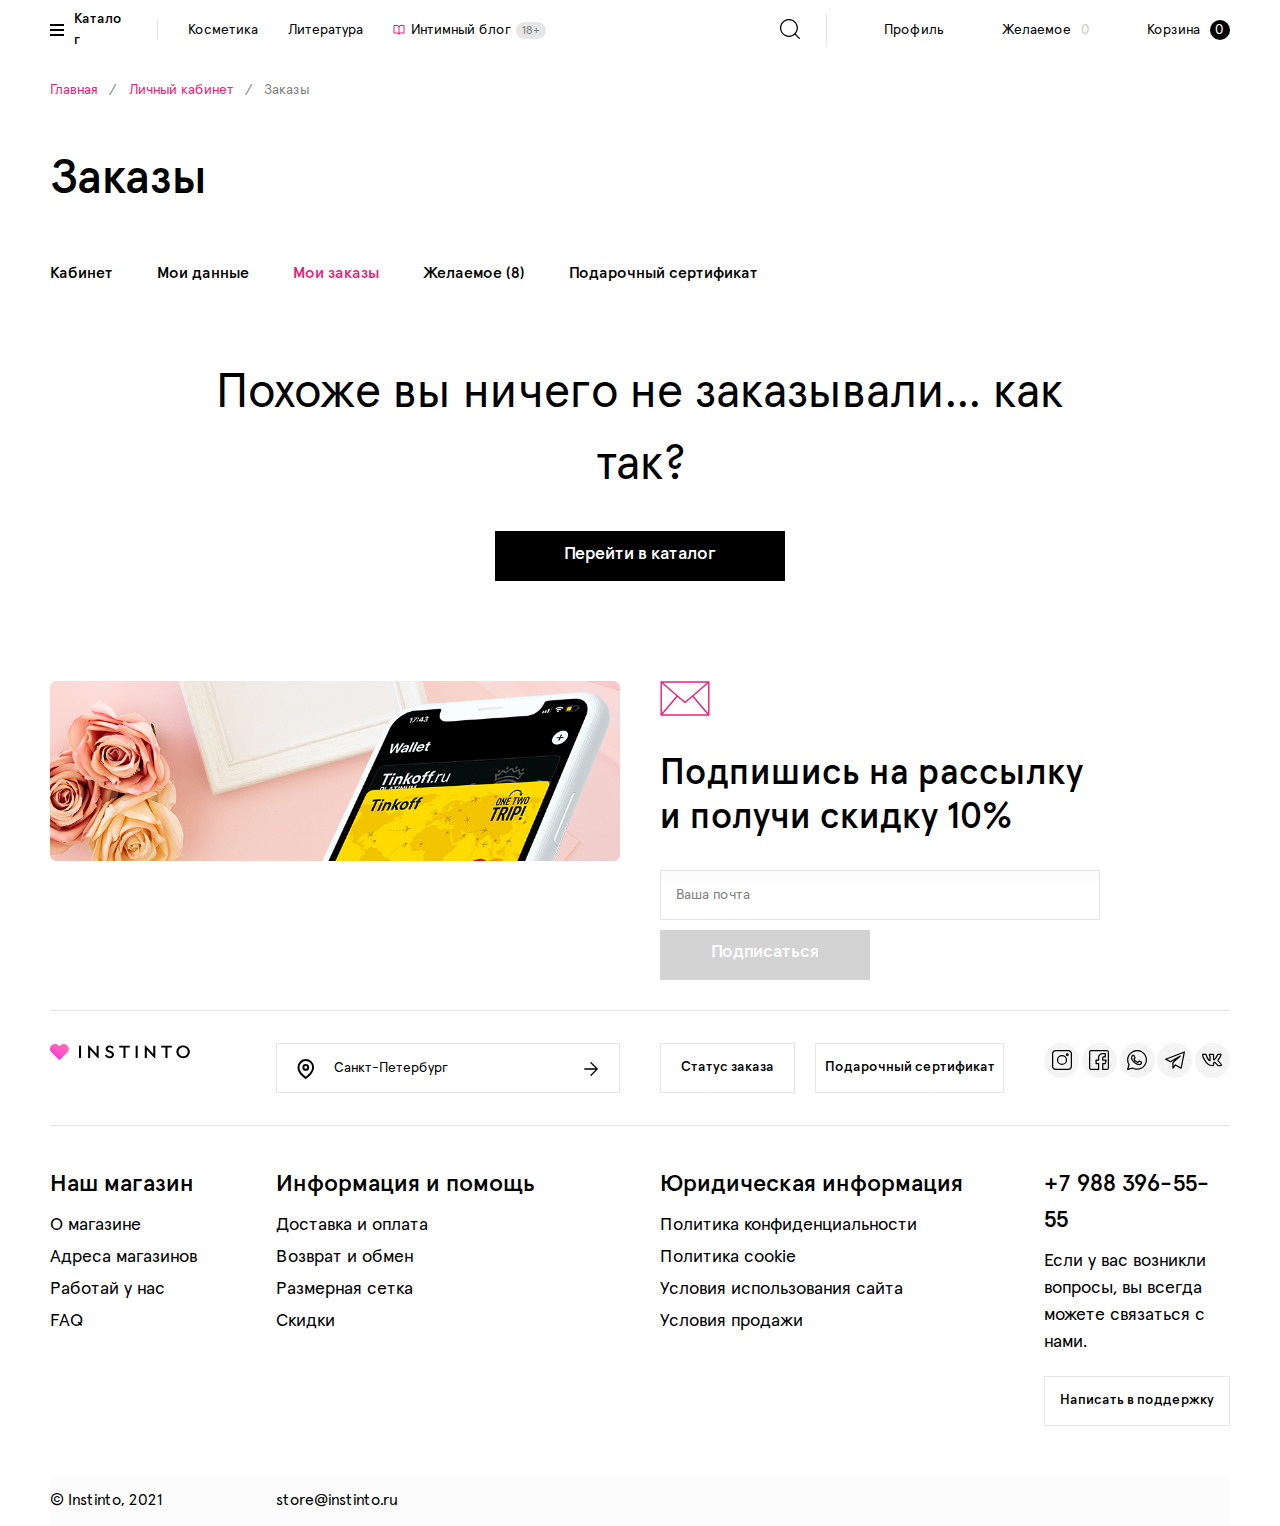
<file: my-order-empty.html>
<!DOCTYPE html>
<html class="page  no-js" lang="ru">

<head>
  <meta charset="utf-8">
  <meta name="viewport" content="width=device-width, initial-scale=1">
  <meta name="format-detection" content="telephone=no">
  <meta name="format-detection" content="date=no">
  <meta name="format-detection" content="address=no">
  <meta name="format-detection" content="email=no">
  <meta content="notranslate" name="google">
  <link rel="apple-touch-icon" sizes="180x180" href="/img/favicon/apple-touch-icon.png">
  <link rel="icon" type="image/png" sizes="32x32" href="/img/favicon/favicon-32x32.png">
  <link rel="icon" type="image/png" sizes="16x16" href="/img/favicon/favicon-16x16.png">
  <link rel="manifest" href="/img/favicon/site.webmanifest">
  <link rel="mask-icon" href="/img/favicon/safari-pinned-tab.svg" color="#5bbad5">
  <meta name="msapplication-TileColor" content="#5bbad5">
  <meta name="theme-color" content="#000">
  <meta name="msapplication-navbutton-color" content="#000">
  <meta name="apple-mobile-web-app-status-bar-style" content="#000">
  <title>Личный кабинет</title>
  <meta name="description" content="">
  <link rel="stylesheet" href="css/style.css">
  <script>
// Браузер и ОС
document.documentElement.className = document.documentElement.className.replace('no-js', 'js');
function cth(c){document.documentElement.classList.add(c)}
'ontouchstart' in window?cth('touch'):cth('no-touch');
if(typeof InstallTrigger!=='undefined')cth('firefox');
if(/constructor/i.test(window.HTMLElement)||(function(p){return p.toString()==="[object SafariRemoteNotification]"})(!window['safari']||(typeof safari!=='undefined'&&safari.pushNotification)))cth('safari');
if(/*@cc_on!@*/false||!!document.documentMode)cth('ie');
if(!(/*@cc_on!@*/false||!!document.documentMode)&&!!window.StyleMedia)cth('edge');
if(!!window.chrome&&(!!window.chrome.webstore||!!window.chrome.runtime))cth('chrome');
if(~navigator.appVersion.indexOf("Win"))cth('windows');
if(~navigator.appVersion.indexOf("Mac"))cth('osx');
if(~['iPad','iPhone','iPod'].indexOf(navigator.platform))cth('ios');
if(~navigator.appVersion.indexOf("Linux"))cth('linux');

// Добавление 1vh (использование: height: 100vh; height: calc(var(--vh, 1vh) * 100);) для фикса 100vh на мобилках
let vh = window.innerHeight * 0.01;
document.documentElement.style.setProperty('--vh', `${vh}px`);
window.addEventListener('resize', () => {
  let vh = window.innerHeight * 0.01;
  document.documentElement.style.setProperty('--vh', `${vh}px`);
});

// Добавление css-scroll-size для борьбы с проблемами скроллируемых блоков
document.addEventListener("DOMContentLoaded", () => {
  const outer = document.createElement('div');
  const inner = document.createElement('div');
  outer.style.overflow = 'scroll';
  outer.classList.add('scrollbar');
  document.body.appendChild(outer);
  outer.appendChild(inner);
  const scrollbarSize = outer.offsetWidth - inner.offsetWidth;
  document.body.removeChild(outer);
  document.documentElement.style.setProperty('--css-scroll-size', `${scrollbarSize}px`);
});
</script>
</head>

<body><noscript>У вас отключен JavaScript. Это пугает.</noscript>
  <header class="page-header" role="banner">
    <div class="page-header__inner--padding">
      <div class="header-container">
        <div class="burger__container"><a class="burger" role="button" data-target-id="header-catalog" data-target-class-toggle="header-catalog--open">
            <div class="burger__inner">
              <div class="burger__caption">Каталог</div>
              <div class="burger__icon"></div>
            </div>
          </a></div>
        <div class="header-container__line"></div>
        <div class="header-container__inner">
          <div class="header-nav-menu"><a class="header-nav-menu__inner" href="catalog.html">Косметика</a><a class="header-nav-menu__inner" href="catalog.html">Литература</a><a class="header-nav-menu__inner" href="blog.html"><svg width="12" height="12">
                <use xlink:href="img/sprite.svg#icon-book"></use>
              </svg><span>Интимный блог</span>
              <div class="header-nav-menu__blog-age">18+</div></a></div><a class="logo  logo--header" href="index.html"><img class="logo__icon" src="img/logo-icon.svg" alt="Logo icon"><img class="logo__text" src="img/logo-text.svg" alt="logo text"></a>
          <div class="header-icons"><a class="search" role="button" data-target-id="header-search" data-target-class-toggle="header-search--open">
              <div class="search__inner"><svg class="search__icon">
                  <use xlink:href="img/sprite.svg#icon-search"></use>
                </svg></div>
            </a><a class="header-icons__inner" data-toggle="modal" data-target="#modal-sign-up" href="#">
              <div class="header-icons__text-sub-icon">Профиль</div><svg class="header-icons__icon header-icons__icon--hide" width="20" height="20">
                <use xlink:href="img/sprite.svg#icon-person"></use>
              </svg>
            </a><a class="header-icons__inner" href="desired.html">
              <div class="header-icons__text-sub-icon">Желаемое<div id="count-favorites"><span>0</span></div>
              </div><img class="header-icons__icon header-icons__icon--hide" src="img/logo-icon.svg" alt="Logo icon">
            </a><a class="header-icons__inner" href="cart.html">
              <div class="header-icons__text-sub-icon">Корзина<div id="count-basket"><span>0</span></div>
              </div><svg class="header-icons__icon header-icons__icon--hide" width="20" height="20">
                <use xlink:href="img/sprite.svg#icon-basket"></use>
              </svg>
            </a></div>
        </div>
      </div>
    </div>
    <div class="page-header__inner">
      <div class="header-search" id="header-search">
        <div class="header-search__inner">
          <div class="search-panel" id="search-panel">
            <form>
              <div class="search-panel__inner"><label class="field-text  field-text--material"><span class="field-text__input-wrap"><input class="field-text__input" type="text" value="" name="comment" placeholder="Введите слово для поиска"/></span></label><button class="btn  btn--blank btn--md btn--icon" type="submit">Искать<svg class="btn__icon">
                    <use xlink:href="img/sprite.svg#icon-arrow-right"></use>
                  </svg></button></div>
            </form>
          </div>
          <div class="search-panel-dropdown">
            <div class="search-panel-dropdown__inner">
              <div class="search-panel-dropdown__body"><a href="#">
                  <div class="search-panel-dropdown-item">
                    <div class="search-panel-dropdown-item__image"><img src="img/img1.png" alt="альт" /></div>
                    <div class="search-panel-dropdown-item__text">
                      <div class="search-panel-dropdown-item__title">Комплект белья obsessive</div>
                      <div class="search-panel-dropdown-item__price">4 943 ₽</div>
                    </div>
                  </div>
                </a><a href="#">
                  <div class="search-panel-dropdown-item">
                    <div class="search-panel-dropdown-item__image"><img src="img/img1.png" alt="альт" /></div>
                    <div class="search-panel-dropdown-item__text">
                      <div class="search-panel-dropdown-item__title">Комплект белья obsessive</div>
                      <div class="search-panel-dropdown-item__price">4 943 ₽</div>
                    </div>
                  </div>
                </a><a href="#">
                  <div class="search-panel-dropdown-item">
                    <div class="search-panel-dropdown-item__image"><img src="img/img1.png" alt="альт" /></div>
                    <div class="search-panel-dropdown-item__text">
                      <div class="search-panel-dropdown-item__title">Комплект белья obsessive</div>
                      <div class="search-panel-dropdown-item__price">4 943 ₽</div>
                    </div>
                  </div>
                </a></div>
              <div class="search-panel-dropdown__footer">
                <div class="search-panel-dropdown__footer-text">Всего <b>182</b> результата</div><a class="search-panel-dropdown__footer-link" href="#">Смотреть все</a><svg>
                  <use xlink:href="img/sprite.svg#icon-arrow-right"></use>
                </svg>
              </div>
            </div>
          </div>
        </div>
      </div>
    </div>
    <div class="page-header__inner">
      <div class="header-catalog" id="header-catalog">
        <div class="header-catalog__inner">
          <div class="header-catalog__wrap">
            <div class="header-catalog__group">
              <div class="header-catalog__group-title"><a href="#">Название группы категорий</a></div>
              <div class="header-catalog__item-wrap">
                <div class="header-catalog__item"><a href="#">Название категории</a></div>
                <div class="header-catalog__item"><a href="#">Название категории</a></div>
                <div class="header-catalog__item"><a href="#">Название категории</a></div>
                <div class="header-catalog__item"><a href="#">Название категории</a></div>
                <div class="header-catalog__item"><a href="#">Название категории</a></div>
                <div class="header-catalog__item"><a href="#">Название категории</a></div>
              </div>
            </div>
            <div class="header-catalog__group">
              <div class="header-catalog__group-title"><a href="#">Название группы категорий</a></div>
              <div class="header-catalog__item-wrap">
                <div class="header-catalog__item"><a href="#">Название категории</a></div>
                <div class="header-catalog__item"><a href="#">Название категории</a></div>
                <div class="header-catalog__item"><a href="#">Название категории</a></div>
                <div class="header-catalog__item"><a href="#">Название категории</a></div>
                <div class="header-catalog__item"><a href="#">Название категории</a></div>
                <div class="header-catalog__item"><a href="#">Название категории</a></div>
              </div>
            </div>
            <div class="header-catalog__group">
              <div class="header-catalog__group-title"><a href="#">Название группы категорий</a></div>
              <div class="header-catalog__item-wrap">
                <div class="header-catalog__item"><a href="#">Название категории</a></div>
                <div class="header-catalog__item"><a href="#">Название категории</a></div>
                <div class="header-catalog__item"><a href="#">Название категории</a></div>
                <div class="header-catalog__item"><a href="#">Название категории</a></div>
                <div class="header-catalog__item"><a href="#">Название категории</a></div>
                <div class="header-catalog__item"><a href="#">Название категории</a></div>
              </div>
            </div>
            <div class="header-catalog__group">
              <div class="header-catalog__group-title"><a href="#">Название группы категорий</a></div>
              <div class="header-catalog__item-wrap">
                <div class="header-catalog__item"><a href="#">Название категории</a></div>
                <div class="header-catalog__item"><a href="#">Название категории</a></div>
                <div class="header-catalog__item"><a href="#">Название категории</a></div>
                <div class="header-catalog__item"><a href="#">Название категории</a></div>
                <div class="header-catalog__item"><a href="#">Название категории</a></div>
                <div class="header-catalog__item"><a href="#">Название категории</a></div>
              </div>
            </div>
          </div>
          <div class="header-catalog__news"><img src="img/preview-item-img.jpg" alt="актуальные новости">
            <div class="header-catalog__news-title"><a>Как использование стимуляторов влияет на интимную жизнь?</a></div><a class="header-catalog__news-link" href="#">подробнее<svg width="16px" height="16px">
                <use xlink:href="img/sprite.svg#icon-arrow-right"></use>
              </svg></a>
          </div>
        </div>
      </div>
    </div>
  </header>
  <div class="content">
    <div class="content__container">
      <ul class="breadcrumbs" aria-label="Breadcrumb" role="navigation">
        <li class="breadcrumbs__item"><a href="index.html">Главная</a></li>
        <li class="breadcrumbs__item"><a href="profile.html">Личный кабинет</a></li>
        <li class="breadcrumbs__item"><span>Заказы</span></li>
      </ul>
      <main class="content__main">
        <div class="content__inner">
          <div class="content-block  content-block--full-width">
            <div class="content-block__inner">
              <div class="content-block__text-wrapper">
                <h2>Заказы</h2>
              </div>
            </div>
          </div>
        </div>
        <div class="content__inner">
          <div class="content-block  content-block--full-width">
            <div class="content-block__inner">
              <div class="content-block__text-wrapper">
                <div class="categories-list">
                  <ul class="categories-list__wrap">
                    <li><a href="profile.html">Кабинет</a></li>
                    <li><a href="changeprofile.html">Мои данные</a></li>
                    <li><a class="categories-list__active" href="my-order.html">Мои заказы</a></li>
                    <li><a href="#">Желаемое <span>(8)</span></a></li>
                    <li><a href="#">Подарочный сертификат</a></li>
                  </ul>
                </div>
              </div>
            </div>
          </div>
        </div>
        <div class="empty">
          <div class="empty__text">Похоже вы ничего не заказывали... как так?</div>
          <div class="empty__btn"><button class="btn  btn--main">Перейти в каталог</button></div>
        </div>
      </main>
    </div>
  </div>
  <footer class="page-footer" role="contentinfo">
    <div class="content__container">
      <div class="page-footer__inner page-footer__inner--carusel">
        <div class="content-block  content-block--large">
          <div class="content-block__inner">
            <div class="content-block__wrap-mob"><a><img src="img/Rectangle 99.png" alt="discount"></a></div>
          </div>
        </div>
        <div class="content-block  content-block--large">
          <div class="content-block__inner">
            <div class="content-block__wrap-mob">
              <div class="subscribe">
                <div class="subscribe__inner"><svg width="50px" height="35px">
                    <use xlink:href="img/sprite.svg#icon-mail"></use>
                  </svg>
                  <h3 class="content-block__title">Подпишись на рассылку и получи скидку 10%</h3>
                  <form class="form  form--subscribe"><label class="field-text"><span class="field-text__input-wrap"><input class="field-text__input" type="text" placeholder="Ваша почта"/></span></label>
                    <div class="field-actions"><button class="btn  btn--default" type="submit">Подписаться</button></div>
                  </form>
                </div>
              </div>
            </div>
          </div>
        </div>
      </div>
      <div class="page-footer__inner page-footer__inner--border">
        <div class="content-block  content-block--al-center">
          <div class="content-block__inner">
            <div class="content-block__wrap-mob"><a class="logo" href="index.html"><img class="logo__icon" src="img/logo-icon.svg" alt="Logo icon"><img class="logo__text" src="img/logo-text.svg" alt="logo text"></a></div>
          </div>
        </div>
        <div class="content-block">
          <div class="content-block__inner">
            <div class="content-block__wrap-mob">
              <div class="locality">
                <div class="locality__inner"><svg>
                    <use xlink:href="img/sprite.svg#icon-map-pin"></use>
                  </svg>
                  <div class="locality__town"><span>Санкт-Петербург</span><svg>
                      <use xlink:href="img/sprite.svg#icon-arrow-right"></use>
                    </svg></div>
                </div>
              </div>
            </div>
          </div>
        </div>
        <div class="content-block">
          <div class="content-block__inner">
            <div class="content-block__wrap-mob">
              <div class="page-footer__btn"><a class="btn  btn--white btn--small-text" href="#">Статус заказа</a><a class="btn  btn--white btn--small-text" href="certificate.html">Подарочный сертификат</a></div>
            </div>
          </div>
        </div>
        <div class="content-block  content-block--al-center">
          <div class="content-block__inner">
            <div class="content-block__wrap-mob">
              <div class="page-footer__social"><a htef="#">
                  <div class="page-footer__social-item"><svg>
                      <use xlink:href="img/sprite.svg#icon-instagram"></use>
                    </svg></div>
                </a><a htef="#">
                  <div class="page-footer__social-item"><svg>
                      <use xlink:href="img/sprite.svg#icon-facebook"></use>
                    </svg></div>
                </a><a htef="#">
                  <div class="page-footer__social-item"><svg>
                      <use xlink:href="img/sprite.svg#icon-whatsapp"></use>
                    </svg></div>
                </a><a htef="#">
                  <div class="page-footer__social-item"><svg>
                      <use xlink:href="img/sprite.svg#icon-telegram"></use>
                    </svg></div>
                </a><a htef="#">
                  <div class="page-footer__social-item"><svg>
                      <use xlink:href="img/sprite.svg#icon-vk"></use>
                    </svg></div>
                </a></div>
            </div>
          </div>
        </div>
      </div>
      <div class="page-footer__inner">
        <div class="content-block">
          <div class="content-block__inner">
            <div class="content-block__wrap-mob">
              <div class="header-catalog__group">
                <div class="header-catalog__group-title"><a>Наш магазин</a></div>
                <div class="header-catalog__item-wrap">
                  <div class="header-catalog__item"><a>О магазине</a></div>
                  <div class="header-catalog__item"><a>Адреса магазинов</a></div>
                  <div class="header-catalog__item"><a>Работай у нас</a></div>
                  <div class="header-catalog__item"><a>FAQ</a></div>
                </div>
              </div>
            </div>
          </div>
        </div>
        <div class="content-block">
          <div class="content-block__inner">
            <div class="content-block__wrap-mob">
              <div class="header-catalog__group">
                <div class="header-catalog__group-title"><a>Информация и помощь</a></div>
                <div class="header-catalog__item-wrap">
                  <div class="header-catalog__item"><a>Доставка и оплата</a></div>
                  <div class="header-catalog__item"><a>Возврат и обмен</a></div>
                  <div class="header-catalog__item"><a>Размерная сетка</a></div>
                  <div class="header-catalog__item"><a>Скидки</a></div>
                </div>
              </div>
            </div>
          </div>
        </div>
        <div class="content-block">
          <div class="content-block__inner">
            <div class="content-block__wrap-mob">
              <div class="header-catalog__group">
                <div class="header-catalog__group-title"><a>Юридическая информация</a></div>
                <div class="header-catalog__item-wrap">
                  <div class="header-catalog__item"><a>Политика конфиденциальности</a></div>
                  <div class="header-catalog__item"><a>Политика cookie</a></div>
                  <div class="header-catalog__item"><a>Условия использования сайта</a></div>
                  <div class="header-catalog__item"><a>Условия продажи</a></div>
                </div>
              </div>
            </div>
          </div>
        </div>
        <div class="content-block">
          <div class="content-block__inner">
            <div class="content-block__wrap-mob">
              <div class="header-catalog__group">
                <div class="header-catalog__group-title"><a>+7 988 396-55-55</a></div>
                <div class="header-catalog__item-wrap">
                  <div class="header-catalog__item"><a>Если у вас возникли вопросы, вы всегда можете связаться с нами.</a></div>
                </div><a class="btn  btn--white btn--small-text" href="#">Написать в поддержку</a>
              </div>
            </div>
          </div>
        </div>
      </div>
      <div class="page-footer__inner page-footer__inner--bg-gray">
        <div class="content-block">
          <div class="content-block__inner">
            <div class="content-block__wrap-mob">© Instinto, 2021</div>
          </div>
        </div>
        <div class="content-block">
          <div class="content-block__inner">
            <div class="content-block__wrap-mob">store@instinto.ru</div>
          </div>
        </div>
      </div>
    </div>
  </footer>
  <div class="modals">
    <div class="modal" id="modal-size-table-anais" tabindex="-1" role="dialog">
      <div class="modal__dialog" role="document">
        <div class="modal__content">
          <div class="modal__header"><span class="close modal__close" data-dismiss="modal" aria-label="Закрыть"><span></span></span>
            <div class="modal__title">Anais</div>
          </div>
          <div class="modal__body modal__body--table">
            <h5>Соответсвие размеров чаши</h5>
            <div class="modal__table-container">
              <table>
                <tr>
                  <th>Под грудью</th>
                  <th>Размер</th>
                  <th class="modal__th">Чаша <br> A</th>
                  <th>Чаша <br> B</th>
                  <th>Чаша <br> C</th>
                  <th>Чаша <br> D</th>
                  <th>Чаша <br> E</th>
                  <th>Чаша <br> F</th>
                  <th>Чаша <br> G</th>
                  <th>Чаша <br> H</th>
                  <th>Чаша <br> I</th>
                  <th>Чаша <br> J</th>
                  <th>Чаша <br> K</th>
                </tr>
                <tr>
                  <td>63-67</td>
                  <td>65</td>
                  <td>77-79</td>
                  <td>79-81</td>
                  <td>81-83</td>
                  <td>83-85</td>
                  <td>85-87</td>
                  <td>87-89</td>
                  <td>89-91</td>
                  <td>91-93</td>
                  <td>93-95</td>
                  <td>95-97</td>
                  <td>97-99</td>
                </tr>
                <tr>
                  <td>63-67</td>
                  <td>65</td>
                  <td>77-79</td>
                  <td>79-81</td>
                  <td>81-83</td>
                  <td>83-85</td>
                  <td>85-87</td>
                  <td>87-89</td>
                  <td>89-91</td>
                  <td>91-93</td>
                  <td>93-95</td>
                  <td>95-97</td>
                  <td>97-99</td>
                </tr>
                <tr>
                  <td>63-67</td>
                  <td>65</td>
                  <td>77-79</td>
                  <td>79-81</td>
                  <td>81-83</td>
                  <td>83-85</td>
                  <td>85-87</td>
                  <td>87-89</td>
                  <td>89-91</td>
                  <td>91-93</td>
                  <td>93-95</td>
                  <td>95-97</td>
                  <td>97-99</td>
                </tr>
                <tr>
                  <td>63-67</td>
                  <td>65</td>
                  <td>77-79</td>
                  <td>79-81</td>
                  <td>81-83</td>
                  <td>83-85</td>
                  <td>85-87</td>
                  <td>87-89</td>
                  <td>89-91</td>
                  <td>91-93</td>
                  <td>93-95</td>
                  <td>95-97</td>
                  <td>97-99</td>
                </tr>
                <tr>
                  <td>63-67</td>
                  <td>65</td>
                  <td>77-79</td>
                  <td>79-81</td>
                  <td>81-83</td>
                  <td>83-85</td>
                  <td>85-87</td>
                  <td>87-89</td>
                  <td>89-91</td>
                  <td>91-93</td>
                  <td>93-95</td>
                  <td>95-97</td>
                  <td>97-99</td>
                </tr>
                <tr>
                  <td>63-67</td>
                  <td>65</td>
                  <td>77-79</td>
                  <td>79-81</td>
                  <td>81-83</td>
                  <td>83-85</td>
                  <td>85-87</td>
                  <td>87-89</td>
                  <td>89-91</td>
                  <td>91-93</td>
                  <td>93-95</td>
                  <td>95-97</td>
                  <td>97-99</td>
                </tr>
                <tr>
                  <td>63-67</td>
                  <td>65</td>
                  <td>77-79</td>
                  <td>79-81</td>
                  <td>81-83</td>
                  <td>83-85</td>
                  <td>85-87</td>
                  <td>87-89</td>
                  <td>89-91</td>
                  <td>91-93</td>
                  <td>93-95</td>
                  <td>95-97</td>
                  <td>97-99</td>
                </tr>
                <tr>
                  <td>63-67</td>
                  <td>65</td>
                  <td>77-79</td>
                  <td>79-81</td>
                  <td>81-83</td>
                  <td>83-85</td>
                  <td>85-87</td>
                  <td>87-89</td>
                  <td>89-91</td>
                  <td>91-93</td>
                  <td>93-95</td>
                  <td>95-97</td>
                  <td>97-99</td>
                </tr>
                <tr>
                  <td>63-67</td>
                  <td>65</td>
                  <td>77-79</td>
                  <td>79-81</td>
                  <td>81-83</td>
                  <td>83-85</td>
                  <td>85-87</td>
                  <td>87-89</td>
                  <td>89-91</td>
                  <td>91-93</td>
                  <td>93-95</td>
                  <td>95-97</td>
                  <td>97-99</td>
                </tr>
              </table>
            </div>
          </div>
          <div class="modal__footer modal__footer--table"><button class="btn  btn--white" type="button" data-dismiss="modal">Закрыть</button></div>
        </div>
      </div>
    </div>
    <div class="modal" id="modal-log-in" tabindex="-1" role="dialog">
      <div class="modal__dialog" role="document">
        <div class="modal__content">
          <div class="modal__header"><span class="close modal__close" data-dismiss="modal" aria-label="Закрыть"><span></span></span>
            <div class="modal__title">Войти в профиль</div>
          </div>
          <div class="modal__body">
            <p>У вас нет профиля?&emsp;<a class="modal__ankor" data-toggle="modal" data-target="#modal-sign-up" data-dismiss="modal" href="#">Зарегистрируйтесь</a></p>
            <form name="logIn"><label class="field-text"><span class="field-text__input-wrap"><input class="field-text__input" type="text" placeholder="yourmail@mail.ru"/></span></label><label class="field-text"><span class="field-text__input-wrap"><input class="field-text__input" type="text" placeholder="password"/></span></label>
              <div class="field-checkbox">
                <div class="field-checkbox__input-wrap  field-checkbox__input-wrap--square"><label class="field-checkbox__name"><input class="field-checkbox__input" type="checkbox" name="rememberMe" /><span class="field-checkbox__name-text">Запомнить меня</span></label></div>
              </div>
            </form>
          </div>
          <div class="modal__footer modal__footer--two-buttons"><a class="btn  btn--accent" href="profile.html">Войти</a><a class="btn  btn--white" data-toggle="modal" data-target="#modal-remind-password" data-dismiss="modal" href="#">Забыл пароль</a></div>
        </div>
      </div>
    </div>
    <div class="modal" id="modal-sign-up" tabindex="-1" role="dialog">
      <div class="modal__dialog" role="document">
        <div class="modal__content">
          <div class="modal__header"><span class="close modal__close" data-dismiss="modal" aria-label="Закрыть"><span></span></span>
            <div class="modal__title">Регистрация</div>
          </div>
          <div class="modal__body">
            <p>Уже покупали у нас раньше?&emsp;<a class="modal__ankor" data-toggle="modal" data-target="#modal-log-in" data-dismiss="modal" href="#">Войти в профиль</a></p>
            <form name="signUp">
              <div class="modal__main-text">Ваш email</div><label class="field-text"><span class="field-text__input-wrap"><input class="field-text__input" type="text" placeholder="yourmail@mail.ru"/></span></label>
              <div class="modal__main-text">Придумайте пароль</div><label class="field-text"><span class="field-text__input-wrap"><input class="field-text__input" type="text" placeholder="password"/></span></label>
              <div class="modal__main-text">Повторите пароль</div><label class="field-text"><span class="field-text__input-wrap"><input class="field-text__input" type="text" placeholder="password"/></span></label>
              <div class="modal__main-text">Как вас зовут?</div><label class="field-text"><span class="field-text__input-wrap"><input class="field-text__input" type="text" placeholder="Имя"/></span></label>
            </form>
          </div>
          <div class="modal__footer"><a class="btn  btn--accent" href="profile.html">Зарегистрироваться</a>
            <div class="field-checkbox">
              <div class="field-checkbox__input-wrap  field-checkbox__input-wrap--square"><label class="field-checkbox__name"><input class="field-checkbox__input" type="checkbox" name="rememberMe" /><span class="field-checkbox__name-text">Запомнить меня</span></label></div>
            </div>
            <p class="modal__info-text">Нажимая кнопку «Продолжить», вы соглашаетесь с <a class='modal__ankor' href='#'>офертой</a> и <a class='modal__ankor' href='#'>политикой конфиденциальности</a></p>
          </div>
        </div>
      </div>
    </div>
    <div class="modal" id="modal-remind-password" tabindex="-1" role="dialog">
      <div class="modal__dialog" role="document">
        <div class="modal__content">
          <div class="modal__header"><span class="close modal__close" data-dismiss="modal" aria-label="Закрыть"><span></span></span>
            <div class="modal__title">Напомнить пароль</div>
          </div>
          <div class="modal__body">
            <p>У вас нет профиля?<a class="modal__ankor" data-toggle="modal" data-target="#modal-sign-up" data-dismiss="modal" href="#"> Зарегистрируйтесь</a></p>
            <form name="remindPassword">
              <div class="modal__main-text">Укажите свою почту, чтобы мы выслали вам проверочный код</div><label class="field-text"><span class="field-text__input-wrap"><input class="field-text__input" type="text" placeholder="yourmail@mail.ru"/></span></label>
            </form>
          </div>
          <div class="modal__footer modal__footer--two-buttons"><a class="btn  btn--accent" data-toggle="modal" data-target="#modal-remind-password-sucсess" data-dismiss="modal" href="#">Отправить</a><a class="btn  btn--white" data-toggle="modal" data-target="#modal-log-in" data-dismiss="modal" href="#">Войти</a></div>
        </div>
      </div>
    </div>
    <div class="modal" id="modal-remind-password-sucсess" tabindex="-1" role="dialog">
      <div class="modal__dialog" role="document">
        <div class="modal__content">
          <div class="modal__header"><span class="close modal__close" data-dismiss="modal" aria-label="Закрыть"><span></span></span>
            <div class="modal__title">Пароль отправлен</div>
          </div>
          <div class="modal__body">
            <div class="modal__main-text">Вам на почту пришло письмо с ссылкой на восстановление пароля. Удачи =)</div>
          </div>
          <div class="modal__footer"><button class="btn  btn--accent" data-dismiss="modal">Отлично</button></div>
        </div>
      </div>
    </div>
  </div>
  <script src="js/bundle.js"></script>

</body>

</html>
</file>
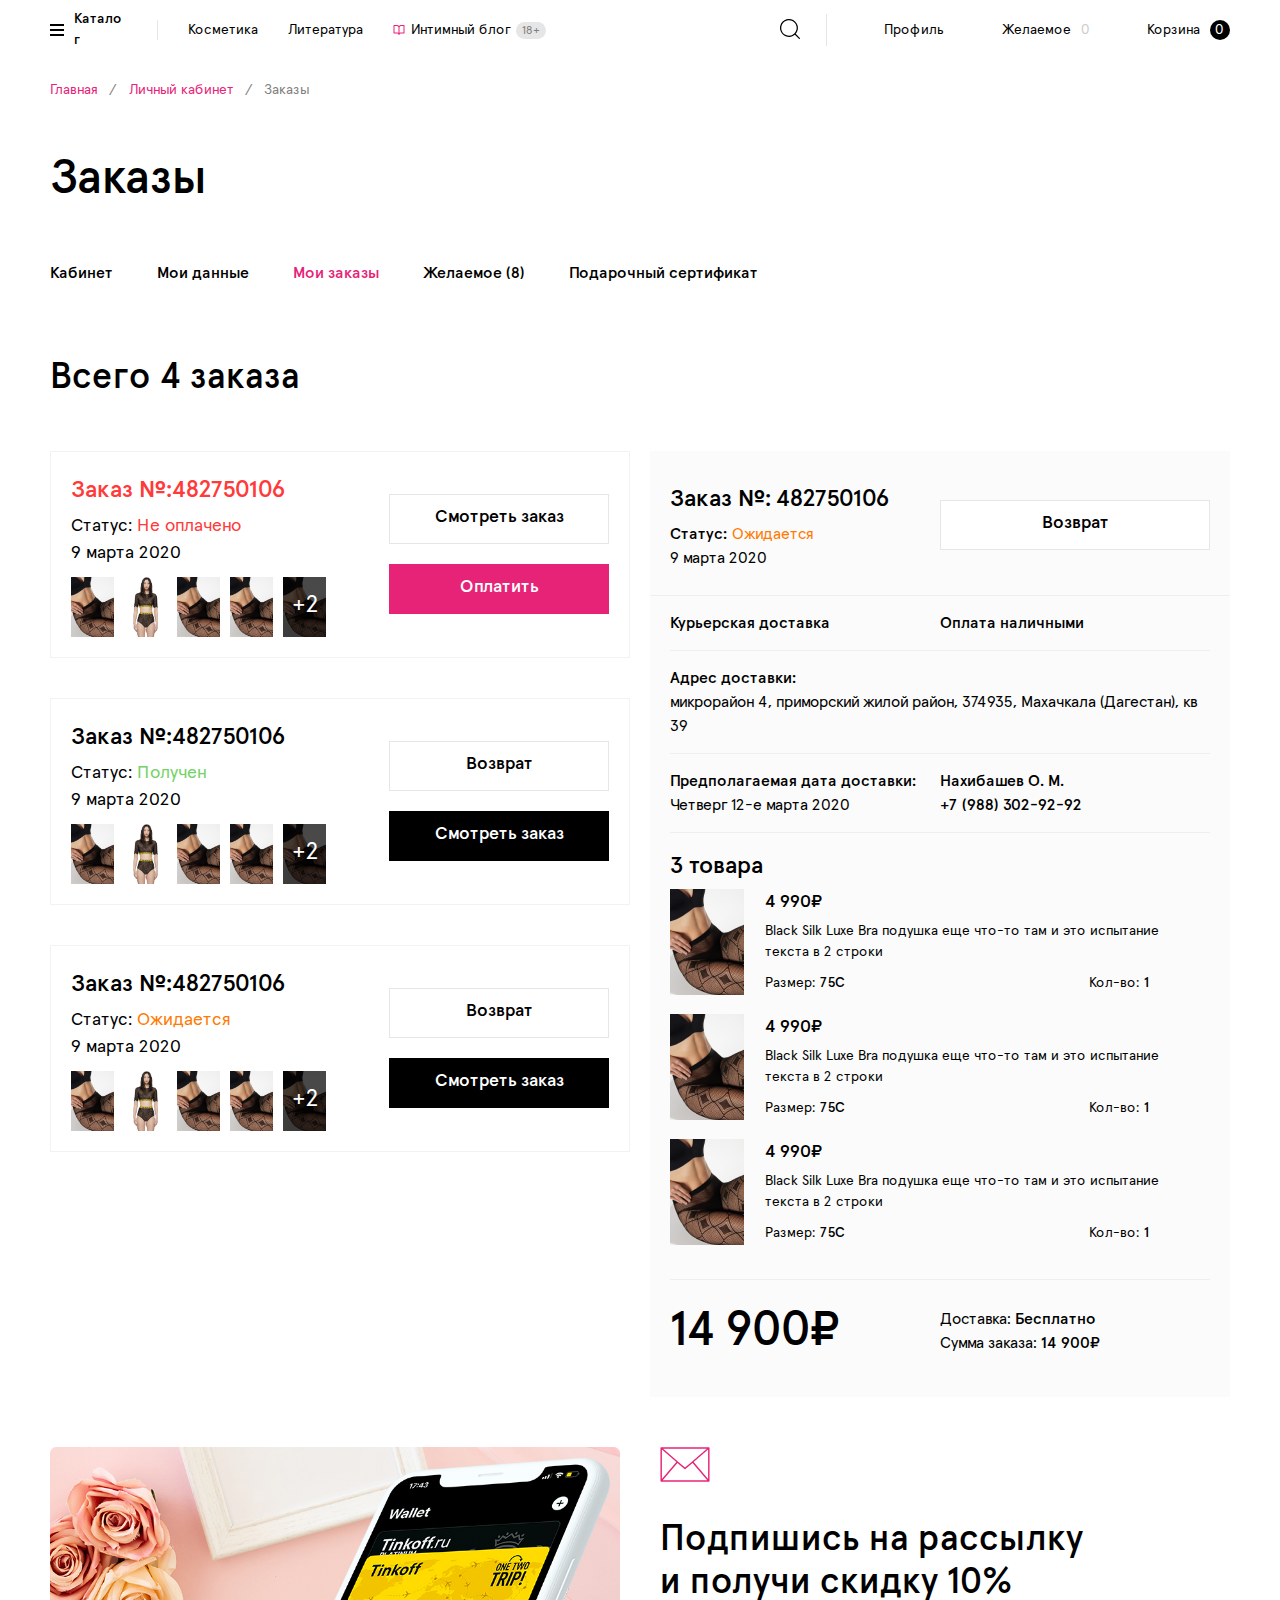
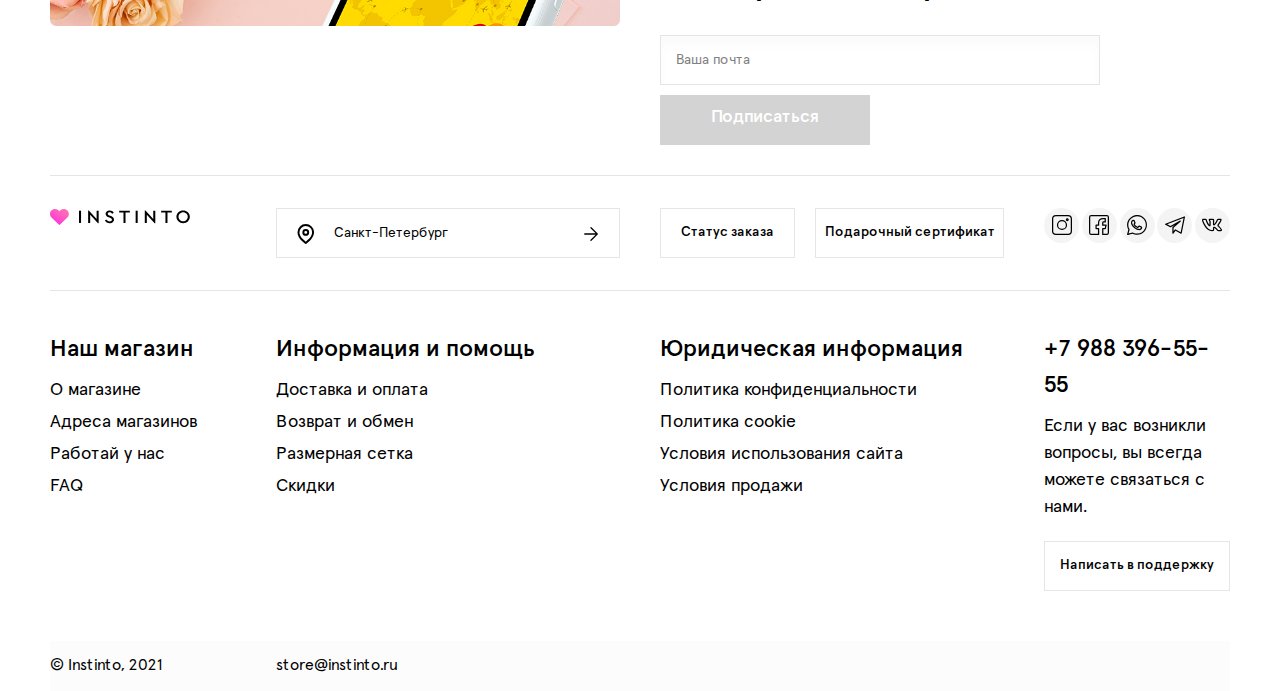
<file: my-order.html>
<!DOCTYPE html>
<html class="page  no-js" lang="ru">

<head>
  <meta charset="utf-8">
  <meta name="viewport" content="width=device-width, initial-scale=1">
  <meta name="format-detection" content="telephone=no">
  <meta name="format-detection" content="date=no">
  <meta name="format-detection" content="address=no">
  <meta name="format-detection" content="email=no">
  <meta content="notranslate" name="google">
  <link rel="apple-touch-icon" sizes="180x180" href="/img/favicon/apple-touch-icon.png">
  <link rel="icon" type="image/png" sizes="32x32" href="/img/favicon/favicon-32x32.png">
  <link rel="icon" type="image/png" sizes="16x16" href="/img/favicon/favicon-16x16.png">
  <link rel="manifest" href="/img/favicon/site.webmanifest">
  <link rel="mask-icon" href="/img/favicon/safari-pinned-tab.svg" color="#5bbad5">
  <meta name="msapplication-TileColor" content="#5bbad5">
  <meta name="theme-color" content="#000">
  <meta name="msapplication-navbutton-color" content="#000">
  <meta name="apple-mobile-web-app-status-bar-style" content="#000">
  <title>Личный кабинет</title>
  <meta name="description" content="">
  <link rel="stylesheet" href="css/style.css">
  <script>
// Браузер и ОС
document.documentElement.className = document.documentElement.className.replace('no-js', 'js');
function cth(c){document.documentElement.classList.add(c)}
'ontouchstart' in window?cth('touch'):cth('no-touch');
if(typeof InstallTrigger!=='undefined')cth('firefox');
if(/constructor/i.test(window.HTMLElement)||(function(p){return p.toString()==="[object SafariRemoteNotification]"})(!window['safari']||(typeof safari!=='undefined'&&safari.pushNotification)))cth('safari');
if(/*@cc_on!@*/false||!!document.documentMode)cth('ie');
if(!(/*@cc_on!@*/false||!!document.documentMode)&&!!window.StyleMedia)cth('edge');
if(!!window.chrome&&(!!window.chrome.webstore||!!window.chrome.runtime))cth('chrome');
if(~navigator.appVersion.indexOf("Win"))cth('windows');
if(~navigator.appVersion.indexOf("Mac"))cth('osx');
if(~['iPad','iPhone','iPod'].indexOf(navigator.platform))cth('ios');
if(~navigator.appVersion.indexOf("Linux"))cth('linux');

// Добавление 1vh (использование: height: 100vh; height: calc(var(--vh, 1vh) * 100);) для фикса 100vh на мобилках
let vh = window.innerHeight * 0.01;
document.documentElement.style.setProperty('--vh', `${vh}px`);
window.addEventListener('resize', () => {
  let vh = window.innerHeight * 0.01;
  document.documentElement.style.setProperty('--vh', `${vh}px`);
});

// Добавление css-scroll-size для борьбы с проблемами скроллируемых блоков
document.addEventListener("DOMContentLoaded", () => {
  const outer = document.createElement('div');
  const inner = document.createElement('div');
  outer.style.overflow = 'scroll';
  outer.classList.add('scrollbar');
  document.body.appendChild(outer);
  outer.appendChild(inner);
  const scrollbarSize = outer.offsetWidth - inner.offsetWidth;
  document.body.removeChild(outer);
  document.documentElement.style.setProperty('--css-scroll-size', `${scrollbarSize}px`);
});
</script>
</head>

<body><noscript>У вас отключен JavaScript. Это пугает.</noscript>
  <header class="page-header" role="banner">
    <div class="page-header__inner--padding">
      <div class="header-container">
        <div class="burger__container"><a class="burger" role="button" data-target-id="header-catalog" data-target-class-toggle="header-catalog--open">
            <div class="burger__inner">
              <div class="burger__caption">Каталог</div>
              <div class="burger__icon"></div>
            </div>
          </a></div>
        <div class="header-container__line"></div>
        <div class="header-container__inner">
          <div class="header-nav-menu"><a class="header-nav-menu__inner" href="catalog.html">Косметика</a><a class="header-nav-menu__inner" href="catalog.html">Литература</a><a class="header-nav-menu__inner" href="blog.html"><svg width="12" height="12">
                <use xlink:href="img/sprite.svg#icon-book"></use>
              </svg><span>Интимный блог</span>
              <div class="header-nav-menu__blog-age">18+</div></a></div><a class="logo  logo--header" href="index.html"><img class="logo__icon" src="img/logo-icon.svg" alt="Logo icon"><img class="logo__text" src="img/logo-text.svg" alt="logo text"></a>
          <div class="header-icons"><a class="search" role="button" data-target-id="header-search" data-target-class-toggle="header-search--open">
              <div class="search__inner"><svg class="search__icon">
                  <use xlink:href="img/sprite.svg#icon-search"></use>
                </svg></div>
            </a><a class="header-icons__inner" data-toggle="modal" data-target="#modal-sign-up" href="#">
              <div class="header-icons__text-sub-icon">Профиль</div><svg class="header-icons__icon header-icons__icon--hide" width="20" height="20">
                <use xlink:href="img/sprite.svg#icon-person"></use>
              </svg>
            </a><a class="header-icons__inner" href="desired.html">
              <div class="header-icons__text-sub-icon">Желаемое<div id="count-favorites"><span>0</span></div>
              </div><img class="header-icons__icon header-icons__icon--hide" src="img/logo-icon.svg" alt="Logo icon">
            </a><a class="header-icons__inner" href="cart.html">
              <div class="header-icons__text-sub-icon">Корзина<div id="count-basket"><span>0</span></div>
              </div><svg class="header-icons__icon header-icons__icon--hide" width="20" height="20">
                <use xlink:href="img/sprite.svg#icon-basket"></use>
              </svg>
            </a></div>
        </div>
      </div>
    </div>
    <div class="page-header__inner">
      <div class="header-search" id="header-search">
        <div class="header-search__inner">
          <div class="search-panel" id="search-panel">
            <form>
              <div class="search-panel__inner"><label class="field-text  field-text--material"><span class="field-text__input-wrap"><input class="field-text__input" type="text" value="" name="comment" placeholder="Введите слово для поиска"/></span></label><button class="btn  btn--blank btn--md btn--icon" type="submit">Искать<svg class="btn__icon">
                    <use xlink:href="img/sprite.svg#icon-arrow-right"></use>
                  </svg></button></div>
            </form>
          </div>
          <div class="search-panel-dropdown">
            <div class="search-panel-dropdown__inner">
              <div class="search-panel-dropdown__body"><a href="#">
                  <div class="search-panel-dropdown-item">
                    <div class="search-panel-dropdown-item__image"><img src="img/img1.png" alt="альт" /></div>
                    <div class="search-panel-dropdown-item__text">
                      <div class="search-panel-dropdown-item__title">Комплект белья obsessive</div>
                      <div class="search-panel-dropdown-item__price">4 943 ₽</div>
                    </div>
                  </div>
                </a><a href="#">
                  <div class="search-panel-dropdown-item">
                    <div class="search-panel-dropdown-item__image"><img src="img/img1.png" alt="альт" /></div>
                    <div class="search-panel-dropdown-item__text">
                      <div class="search-panel-dropdown-item__title">Комплект белья obsessive</div>
                      <div class="search-panel-dropdown-item__price">4 943 ₽</div>
                    </div>
                  </div>
                </a><a href="#">
                  <div class="search-panel-dropdown-item">
                    <div class="search-panel-dropdown-item__image"><img src="img/img1.png" alt="альт" /></div>
                    <div class="search-panel-dropdown-item__text">
                      <div class="search-panel-dropdown-item__title">Комплект белья obsessive</div>
                      <div class="search-panel-dropdown-item__price">4 943 ₽</div>
                    </div>
                  </div>
                </a></div>
              <div class="search-panel-dropdown__footer">
                <div class="search-panel-dropdown__footer-text">Всего <b>182</b> результата</div><a class="search-panel-dropdown__footer-link" href="#">Смотреть все</a><svg>
                  <use xlink:href="img/sprite.svg#icon-arrow-right"></use>
                </svg>
              </div>
            </div>
          </div>
        </div>
      </div>
    </div>
    <div class="page-header__inner">
      <div class="header-catalog" id="header-catalog">
        <div class="header-catalog__inner">
          <div class="header-catalog__wrap">
            <div class="header-catalog__group">
              <div class="header-catalog__group-title"><a href="#">Название группы категорий</a></div>
              <div class="header-catalog__item-wrap">
                <div class="header-catalog__item"><a href="#">Название категории</a></div>
                <div class="header-catalog__item"><a href="#">Название категории</a></div>
                <div class="header-catalog__item"><a href="#">Название категории</a></div>
                <div class="header-catalog__item"><a href="#">Название категории</a></div>
                <div class="header-catalog__item"><a href="#">Название категории</a></div>
                <div class="header-catalog__item"><a href="#">Название категории</a></div>
              </div>
            </div>
            <div class="header-catalog__group">
              <div class="header-catalog__group-title"><a href="#">Название группы категорий</a></div>
              <div class="header-catalog__item-wrap">
                <div class="header-catalog__item"><a href="#">Название категории</a></div>
                <div class="header-catalog__item"><a href="#">Название категории</a></div>
                <div class="header-catalog__item"><a href="#">Название категории</a></div>
                <div class="header-catalog__item"><a href="#">Название категории</a></div>
                <div class="header-catalog__item"><a href="#">Название категории</a></div>
                <div class="header-catalog__item"><a href="#">Название категории</a></div>
              </div>
            </div>
            <div class="header-catalog__group">
              <div class="header-catalog__group-title"><a href="#">Название группы категорий</a></div>
              <div class="header-catalog__item-wrap">
                <div class="header-catalog__item"><a href="#">Название категории</a></div>
                <div class="header-catalog__item"><a href="#">Название категории</a></div>
                <div class="header-catalog__item"><a href="#">Название категории</a></div>
                <div class="header-catalog__item"><a href="#">Название категории</a></div>
                <div class="header-catalog__item"><a href="#">Название категории</a></div>
                <div class="header-catalog__item"><a href="#">Название категории</a></div>
              </div>
            </div>
            <div class="header-catalog__group">
              <div class="header-catalog__group-title"><a href="#">Название группы категорий</a></div>
              <div class="header-catalog__item-wrap">
                <div class="header-catalog__item"><a href="#">Название категории</a></div>
                <div class="header-catalog__item"><a href="#">Название категории</a></div>
                <div class="header-catalog__item"><a href="#">Название категории</a></div>
                <div class="header-catalog__item"><a href="#">Название категории</a></div>
                <div class="header-catalog__item"><a href="#">Название категории</a></div>
                <div class="header-catalog__item"><a href="#">Название категории</a></div>
              </div>
            </div>
          </div>
          <div class="header-catalog__news"><img src="img/preview-item-img.jpg" alt="актуальные новости">
            <div class="header-catalog__news-title"><a>Как использование стимуляторов влияет на интимную жизнь?</a></div><a class="header-catalog__news-link" href="#">подробнее<svg width="16px" height="16px">
                <use xlink:href="img/sprite.svg#icon-arrow-right"></use>
              </svg></a>
          </div>
        </div>
      </div>
    </div>
  </header>
  <div class="content">
    <div class="content__container">
      <ul class="breadcrumbs" aria-label="Breadcrumb" role="navigation">
        <li class="breadcrumbs__item"><a href="index.html">Главная</a></li>
        <li class="breadcrumbs__item"><a href="profile.html">Личный кабинет</a></li>
        <li class="breadcrumbs__item"><span>Заказы</span></li>
      </ul>
      <main class="content__main">
        <div class="content__inner">
          <div class="content-block  content-block--full-width">
            <div class="content-block__inner">
              <div class="content-block__text-wrapper">
                <h2>Заказы</h2>
              </div>
            </div>
          </div>
        </div>
        <div class="content__inner">
          <div class="content-block  content-block--full-width">
            <div class="content-block__inner">
              <div class="content-block__text-wrapper">
                <div class="categories-list">
                  <ul class="categories-list__wrap">
                    <li><a href="profile.html">Кабинет</a></li>
                    <li><a href="changeprofile.html">Мои данные</a></li>
                    <li><a class="categories-list__active" href="my-order.html">Мои заказы</a></li>
                    <li><a href="desired.html">Желаемое <span>(8)</span></a></li>
                    <li><a href="certificate.html">Подарочный сертификат</a></li>
                  </ul>
                </div>
              </div>
            </div>
          </div>
        </div>
        <div class="content__inner">
          <div class="content-block  content-block--full-width">
            <div class="content-block__inner">
              <div class="content-block__text-wrapper">
                <h3>Всего 4 заказа</h3>
              </div>
            </div>
          </div>
        </div>
        <div class="content__inner content__inner--order">
          <div class="content-wrap content-wrap--order">
            <div class="order-card">
              <div class="order-card__info">
                <div class="order-card__number order-card__danger">Заказ №:<span>482750106</span></div>
                <div class="order-card__status">Статус:<span class="order-card__danger">Не оплачено</span></div>
                <p>9 марта 2020</p>
                <div class="order-card__img-wrap">
                  <div class="order-card__img"><img src="img/order-item-1.png" alt="Название товара"></div>
                  <div class="order-card__img"><img src="img/img2.jpg" alt="Название товара"></div>
                  <div class="order-card__img"><img src="img/order-item-1.png" alt="Название товара"></div>
                  <div class="order-card__img"><img src="img/order-item-1.png" alt="Название товара"></div>
                  <div class="order-card__img order-card__img--more">
                    <div class="order-card__more-img">+<span>2</span></div><img src="img/order-item-1.png" alt="Название товара">
                  </div>
                </div>
              </div>
              <div class="order-card__action"><button class="btn  btn--white">Смотреть заказ</button><button class="btn  btn--accent">Оплатить</button></div>
            </div>
            <div class="order-card">
              <div class="order-card__info">
                <div class="order-card__number">Заказ №:<span>482750106</span></div>
                <div class="order-card__status">Статус:<span class="order-card__sucsess">Получен</span></div>
                <p>9 марта 2020</p>
                <div class="order-card__img-wrap">
                  <div class="order-card__img"><img src="img/order-item-1.png" alt="Название товара"></div>
                  <div class="order-card__img"><img src="img/img2.jpg" alt="Название товара"></div>
                  <div class="order-card__img"><img src="img/order-item-1.png" alt="Название товара"></div>
                  <div class="order-card__img"><img src="img/order-item-1.png" alt="Название товара"></div>
                  <div class="order-card__img order-card__img--more">
                    <div class="order-card__more-img">+<span>2</span></div><img src="img/order-item-1.png" alt="Название товара">
                  </div>
                </div>
              </div>
              <div class="order-card__action"><button class="btn  btn--white">Возврат</button><button class="btn  btn--black">Смотреть заказ</button></div>
            </div>
            <div class="order-card">
              <div class="order-card__info">
                <div class="order-card__number">Заказ №:<span>482750106</span></div>
                <div class="order-card__status">Статус:<span class="order-card__wait">Ожидается</span></div>
                <p>9 марта 2020</p>
                <div class="order-card__img-wrap">
                  <div class="order-card__img"><img src="img/order-item-1.png" alt="Название товара"></div>
                  <div class="order-card__img"><img src="img/img2.jpg" alt="Название товара"></div>
                  <div class="order-card__img"><img src="img/order-item-1.png" alt="Название товара"></div>
                  <div class="order-card__img"><img src="img/order-item-1.png" alt="Название товара"></div>
                  <div class="order-card__img order-card__img--more">
                    <div class="order-card__more-img">+<span>2</span></div><img src="img/order-item-1.png" alt="Название товара">
                  </div>
                </div>
              </div>
              <div class="order-card__action"><button class="btn  btn--white">Возврат</button><button class="btn  btn--black">Смотреть заказ</button></div>
            </div>
          </div>
          <div class="content-wrap content-wrap--order">
            <div class="show-order">
              <div class="show-order__inner show-order__inner--border">
                <div class="show-order__block">
                  <div class="show-order__title">Заказ №:<span class="show-order__value show-order__value--bold">482750106</span></div>
                  <div class="show-order__label">Статус:<span class="show-order__value order-card__wait">Ожидается</span></div>
                  <p>9 марта 2020</p>
                </div><button class="btn  btn--white">Возврат</button>
              </div>
              <div class="show-order__inner">
                <div class="show-order__block">
                  <p class="show-order__label">Курьерская доставка</p>
                </div>
                <div class="show-order__block">
                  <p class="show-order__label">Оплата наличными</p>
                </div>
              </div>
              <div class="show-order__inner">
                <div class="show-order__block show-order__block--full">
                  <div class="show-order__label">Адрес доставки:</div>
                  <p>микрорайон 4, приморский жилой район, 374935, Махачкала (Дагестан), кв 39</p>
                </div>
              </div>
              <div class="show-order__inner">
                <div class="show-order__block">
                  <div class="show-order__label">Предполагаемая дата доставки:</div>
                  <p>Четверг 12-е марта 2020</p>
                </div>
                <div class="show-order__block">
                  <div class="show-order__label">Нахибашев О. М.</div>
                  <div class="show-order__label">+7 (988) 302-92-92</div>
                </div>
              </div>
              <div class="show-order__inner">
                <div class="show-order__block show-order__block--full">
                  <div class="show-order__title">3 товара</div>
                </div>
                <div class="show-order__block show-order__block--product">
                  <div class="product-modal">
                    <div class="product-modal__img"><img src="img/order-item-1.png" alt="Название товара" /></div>
                    <div class="product-modal__info">
                      <div class="product-model__main-info">
                        <div class="product-modal__price">4 990₽</div>
                        <div class="product-modal__description">Black Silk Luxe Bra подушка еще что-то там и это испытание текста в 2 строки</div>
                      </div>
                      <div class="product-modal__size-wrap">
                        <div class="product-modal__label">Размер:<span>75C</span></div>
                        <div class="product-modal__label">Кол-во:<span>1</span></div>
                      </div>
                    </div>
                  </div>
                  <div class="product-modal">
                    <div class="product-modal__img"><img src="img/order-item-1.png" alt="Название товара" /></div>
                    <div class="product-modal__info">
                      <div class="product-model__main-info">
                        <div class="product-modal__price">4 990₽</div>
                        <div class="product-modal__description">Black Silk Luxe Bra подушка еще что-то там и это испытание текста в 2 строки</div>
                      </div>
                      <div class="product-modal__size-wrap">
                        <div class="product-modal__label">Размер:<span>75C</span></div>
                        <div class="product-modal__label">Кол-во:<span>1</span></div>
                      </div>
                    </div>
                  </div>
                  <div class="product-modal">
                    <div class="product-modal__img"><img src="img/order-item-1.png" alt="Название товара" /></div>
                    <div class="product-modal__info">
                      <div class="product-model__main-info">
                        <div class="product-modal__price">4 990₽</div>
                        <div class="product-modal__description">Black Silk Luxe Bra подушка еще что-то там и это испытание текста в 2 строки</div>
                      </div>
                      <div class="product-modal__size-wrap">
                        <div class="product-modal__label">Размер:<span>75C</span></div>
                        <div class="product-modal__label">Кол-во:<span>1</span></div>
                      </div>
                    </div>
                  </div>
                </div>
              </div>
              <div class="show-order__inner">
                <div class="show-order__price-total">14 900₽</div>
                <div class="show-order__block show-order__block--center">
                  <div class="show-order__label show-order__label--regular">Доставка:<span class="show-order__value show-order__value--bold">Бесплатно</span></div>
                  <div class="show-order__label show-order__label--regular">Сумма заказа:<span class="show-order__value show-order__value--bold">14 900₽</span></div>
                </div>
              </div>
            </div>
          </div>
        </div>
      </main>
    </div>
  </div>
  <footer class="page-footer" role="contentinfo">
    <div class="content__container">
      <div class="page-footer__inner page-footer__inner--carusel">
        <div class="content-block  content-block--large">
          <div class="content-block__inner">
            <div class="content-block__wrap-mob"><a><img src="img/Rectangle 99.png" alt="discount"></a></div>
          </div>
        </div>
        <div class="content-block  content-block--large">
          <div class="content-block__inner">
            <div class="content-block__wrap-mob">
              <div class="subscribe">
                <div class="subscribe__inner"><svg width="50px" height="35px">
                    <use xlink:href="img/sprite.svg#icon-mail"></use>
                  </svg>
                  <h3 class="content-block__title">Подпишись на рассылку и получи скидку 10%</h3>
                  <form class="form  form--subscribe"><label class="field-text"><span class="field-text__input-wrap"><input class="field-text__input" type="text" placeholder="Ваша почта"/></span></label>
                    <div class="field-actions"><button class="btn  btn--default" type="submit">Подписаться</button></div>
                  </form>
                </div>
              </div>
            </div>
          </div>
        </div>
      </div>
      <div class="page-footer__inner page-footer__inner--border">
        <div class="content-block  content-block--al-center">
          <div class="content-block__inner">
            <div class="content-block__wrap-mob"><a class="logo" href="index.html"><img class="logo__icon" src="img/logo-icon.svg" alt="Logo icon"><img class="logo__text" src="img/logo-text.svg" alt="logo text"></a></div>
          </div>
        </div>
        <div class="content-block">
          <div class="content-block__inner">
            <div class="content-block__wrap-mob">
              <div class="locality">
                <div class="locality__inner"><svg>
                    <use xlink:href="img/sprite.svg#icon-map-pin"></use>
                  </svg>
                  <div class="locality__town"><span>Санкт-Петербург</span><svg>
                      <use xlink:href="img/sprite.svg#icon-arrow-right"></use>
                    </svg></div>
                </div>
              </div>
            </div>
          </div>
        </div>
        <div class="content-block">
          <div class="content-block__inner">
            <div class="content-block__wrap-mob">
              <div class="page-footer__btn"><a class="btn  btn--white btn--small-text" href="#">Статус заказа</a><a class="btn  btn--white btn--small-text" href="certificate.html">Подарочный сертификат</a></div>
            </div>
          </div>
        </div>
        <div class="content-block  content-block--al-center">
          <div class="content-block__inner">
            <div class="content-block__wrap-mob">
              <div class="page-footer__social"><a htef="#">
                  <div class="page-footer__social-item"><svg>
                      <use xlink:href="img/sprite.svg#icon-instagram"></use>
                    </svg></div>
                </a><a htef="#">
                  <div class="page-footer__social-item"><svg>
                      <use xlink:href="img/sprite.svg#icon-facebook"></use>
                    </svg></div>
                </a><a htef="#">
                  <div class="page-footer__social-item"><svg>
                      <use xlink:href="img/sprite.svg#icon-whatsapp"></use>
                    </svg></div>
                </a><a htef="#">
                  <div class="page-footer__social-item"><svg>
                      <use xlink:href="img/sprite.svg#icon-telegram"></use>
                    </svg></div>
                </a><a htef="#">
                  <div class="page-footer__social-item"><svg>
                      <use xlink:href="img/sprite.svg#icon-vk"></use>
                    </svg></div>
                </a></div>
            </div>
          </div>
        </div>
      </div>
      <div class="page-footer__inner">
        <div class="content-block">
          <div class="content-block__inner">
            <div class="content-block__wrap-mob">
              <div class="header-catalog__group">
                <div class="header-catalog__group-title"><a>Наш магазин</a></div>
                <div class="header-catalog__item-wrap">
                  <div class="header-catalog__item"><a>О магазине</a></div>
                  <div class="header-catalog__item"><a>Адреса магазинов</a></div>
                  <div class="header-catalog__item"><a>Работай у нас</a></div>
                  <div class="header-catalog__item"><a>FAQ</a></div>
                </div>
              </div>
            </div>
          </div>
        </div>
        <div class="content-block">
          <div class="content-block__inner">
            <div class="content-block__wrap-mob">
              <div class="header-catalog__group">
                <div class="header-catalog__group-title"><a>Информация и помощь</a></div>
                <div class="header-catalog__item-wrap">
                  <div class="header-catalog__item"><a>Доставка и оплата</a></div>
                  <div class="header-catalog__item"><a>Возврат и обмен</a></div>
                  <div class="header-catalog__item"><a>Размерная сетка</a></div>
                  <div class="header-catalog__item"><a>Скидки</a></div>
                </div>
              </div>
            </div>
          </div>
        </div>
        <div class="content-block">
          <div class="content-block__inner">
            <div class="content-block__wrap-mob">
              <div class="header-catalog__group">
                <div class="header-catalog__group-title"><a>Юридическая информация</a></div>
                <div class="header-catalog__item-wrap">
                  <div class="header-catalog__item"><a>Политика конфиденциальности</a></div>
                  <div class="header-catalog__item"><a>Политика cookie</a></div>
                  <div class="header-catalog__item"><a>Условия использования сайта</a></div>
                  <div class="header-catalog__item"><a>Условия продажи</a></div>
                </div>
              </div>
            </div>
          </div>
        </div>
        <div class="content-block">
          <div class="content-block__inner">
            <div class="content-block__wrap-mob">
              <div class="header-catalog__group">
                <div class="header-catalog__group-title"><a>+7 988 396-55-55</a></div>
                <div class="header-catalog__item-wrap">
                  <div class="header-catalog__item"><a>Если у вас возникли вопросы, вы всегда можете связаться с нами.</a></div>
                </div><a class="btn  btn--white btn--small-text" href="#">Написать в поддержку</a>
              </div>
            </div>
          </div>
        </div>
      </div>
      <div class="page-footer__inner page-footer__inner--bg-gray">
        <div class="content-block">
          <div class="content-block__inner">
            <div class="content-block__wrap-mob">© Instinto, 2021</div>
          </div>
        </div>
        <div class="content-block">
          <div class="content-block__inner">
            <div class="content-block__wrap-mob">store@instinto.ru</div>
          </div>
        </div>
      </div>
    </div>
  </footer>
  <div class="modals">
    <div class="modal" id="modal-size-table-anais" tabindex="-1" role="dialog">
      <div class="modal__dialog" role="document">
        <div class="modal__content">
          <div class="modal__header"><span class="close modal__close" data-dismiss="modal" aria-label="Закрыть"><span></span></span>
            <div class="modal__title">Anais</div>
          </div>
          <div class="modal__body modal__body--table">
            <h5>Соответсвие размеров чаши</h5>
            <div class="modal__table-container">
              <table>
                <tr>
                  <th>Под грудью</th>
                  <th>Размер</th>
                  <th class="modal__th">Чаша <br> A</th>
                  <th>Чаша <br> B</th>
                  <th>Чаша <br> C</th>
                  <th>Чаша <br> D</th>
                  <th>Чаша <br> E</th>
                  <th>Чаша <br> F</th>
                  <th>Чаша <br> G</th>
                  <th>Чаша <br> H</th>
                  <th>Чаша <br> I</th>
                  <th>Чаша <br> J</th>
                  <th>Чаша <br> K</th>
                </tr>
                <tr>
                  <td>63-67</td>
                  <td>65</td>
                  <td>77-79</td>
                  <td>79-81</td>
                  <td>81-83</td>
                  <td>83-85</td>
                  <td>85-87</td>
                  <td>87-89</td>
                  <td>89-91</td>
                  <td>91-93</td>
                  <td>93-95</td>
                  <td>95-97</td>
                  <td>97-99</td>
                </tr>
                <tr>
                  <td>63-67</td>
                  <td>65</td>
                  <td>77-79</td>
                  <td>79-81</td>
                  <td>81-83</td>
                  <td>83-85</td>
                  <td>85-87</td>
                  <td>87-89</td>
                  <td>89-91</td>
                  <td>91-93</td>
                  <td>93-95</td>
                  <td>95-97</td>
                  <td>97-99</td>
                </tr>
                <tr>
                  <td>63-67</td>
                  <td>65</td>
                  <td>77-79</td>
                  <td>79-81</td>
                  <td>81-83</td>
                  <td>83-85</td>
                  <td>85-87</td>
                  <td>87-89</td>
                  <td>89-91</td>
                  <td>91-93</td>
                  <td>93-95</td>
                  <td>95-97</td>
                  <td>97-99</td>
                </tr>
                <tr>
                  <td>63-67</td>
                  <td>65</td>
                  <td>77-79</td>
                  <td>79-81</td>
                  <td>81-83</td>
                  <td>83-85</td>
                  <td>85-87</td>
                  <td>87-89</td>
                  <td>89-91</td>
                  <td>91-93</td>
                  <td>93-95</td>
                  <td>95-97</td>
                  <td>97-99</td>
                </tr>
                <tr>
                  <td>63-67</td>
                  <td>65</td>
                  <td>77-79</td>
                  <td>79-81</td>
                  <td>81-83</td>
                  <td>83-85</td>
                  <td>85-87</td>
                  <td>87-89</td>
                  <td>89-91</td>
                  <td>91-93</td>
                  <td>93-95</td>
                  <td>95-97</td>
                  <td>97-99</td>
                </tr>
                <tr>
                  <td>63-67</td>
                  <td>65</td>
                  <td>77-79</td>
                  <td>79-81</td>
                  <td>81-83</td>
                  <td>83-85</td>
                  <td>85-87</td>
                  <td>87-89</td>
                  <td>89-91</td>
                  <td>91-93</td>
                  <td>93-95</td>
                  <td>95-97</td>
                  <td>97-99</td>
                </tr>
                <tr>
                  <td>63-67</td>
                  <td>65</td>
                  <td>77-79</td>
                  <td>79-81</td>
                  <td>81-83</td>
                  <td>83-85</td>
                  <td>85-87</td>
                  <td>87-89</td>
                  <td>89-91</td>
                  <td>91-93</td>
                  <td>93-95</td>
                  <td>95-97</td>
                  <td>97-99</td>
                </tr>
                <tr>
                  <td>63-67</td>
                  <td>65</td>
                  <td>77-79</td>
                  <td>79-81</td>
                  <td>81-83</td>
                  <td>83-85</td>
                  <td>85-87</td>
                  <td>87-89</td>
                  <td>89-91</td>
                  <td>91-93</td>
                  <td>93-95</td>
                  <td>95-97</td>
                  <td>97-99</td>
                </tr>
                <tr>
                  <td>63-67</td>
                  <td>65</td>
                  <td>77-79</td>
                  <td>79-81</td>
                  <td>81-83</td>
                  <td>83-85</td>
                  <td>85-87</td>
                  <td>87-89</td>
                  <td>89-91</td>
                  <td>91-93</td>
                  <td>93-95</td>
                  <td>95-97</td>
                  <td>97-99</td>
                </tr>
              </table>
            </div>
          </div>
          <div class="modal__footer modal__footer--table"><button class="btn  btn--white" type="button" data-dismiss="modal">Закрыть</button></div>
        </div>
      </div>
    </div>
    <div class="modal" id="modal-log-in" tabindex="-1" role="dialog">
      <div class="modal__dialog" role="document">
        <div class="modal__content">
          <div class="modal__header"><span class="close modal__close" data-dismiss="modal" aria-label="Закрыть"><span></span></span>
            <div class="modal__title">Войти в профиль</div>
          </div>
          <div class="modal__body">
            <p>У вас нет профиля?&emsp;<a class="modal__ankor" data-toggle="modal" data-target="#modal-sign-up" data-dismiss="modal" href="#">Зарегистрируйтесь</a></p>
            <form name="logIn"><label class="field-text"><span class="field-text__input-wrap"><input class="field-text__input" type="text" placeholder="yourmail@mail.ru"/></span></label><label class="field-text"><span class="field-text__input-wrap"><input class="field-text__input" type="text" placeholder="password"/></span></label>
              <div class="field-checkbox">
                <div class="field-checkbox__input-wrap  field-checkbox__input-wrap--square"><label class="field-checkbox__name"><input class="field-checkbox__input" type="checkbox" name="rememberMe" /><span class="field-checkbox__name-text">Запомнить меня</span></label></div>
              </div>
            </form>
          </div>
          <div class="modal__footer modal__footer--two-buttons"><a class="btn  btn--accent" href="profile.html">Войти</a><a class="btn  btn--white" data-toggle="modal" data-target="#modal-remind-password" data-dismiss="modal" href="#">Забыл пароль</a></div>
        </div>
      </div>
    </div>
    <div class="modal" id="modal-sign-up" tabindex="-1" role="dialog">
      <div class="modal__dialog" role="document">
        <div class="modal__content">
          <div class="modal__header"><span class="close modal__close" data-dismiss="modal" aria-label="Закрыть"><span></span></span>
            <div class="modal__title">Регистрация</div>
          </div>
          <div class="modal__body">
            <p>Уже покупали у нас раньше?&emsp;<a class="modal__ankor" data-toggle="modal" data-target="#modal-log-in" data-dismiss="modal" href="#">Войти в профиль</a></p>
            <form name="signUp">
              <div class="modal__main-text">Ваш email</div><label class="field-text"><span class="field-text__input-wrap"><input class="field-text__input" type="text" placeholder="yourmail@mail.ru"/></span></label>
              <div class="modal__main-text">Придумайте пароль</div><label class="field-text"><span class="field-text__input-wrap"><input class="field-text__input" type="text" placeholder="password"/></span></label>
              <div class="modal__main-text">Повторите пароль</div><label class="field-text"><span class="field-text__input-wrap"><input class="field-text__input" type="text" placeholder="password"/></span></label>
              <div class="modal__main-text">Как вас зовут?</div><label class="field-text"><span class="field-text__input-wrap"><input class="field-text__input" type="text" placeholder="Имя"/></span></label>
            </form>
          </div>
          <div class="modal__footer"><a class="btn  btn--accent" href="profile.html">Зарегистрироваться</a>
            <div class="field-checkbox">
              <div class="field-checkbox__input-wrap  field-checkbox__input-wrap--square"><label class="field-checkbox__name"><input class="field-checkbox__input" type="checkbox" name="rememberMe" /><span class="field-checkbox__name-text">Запомнить меня</span></label></div>
            </div>
            <p class="modal__info-text">Нажимая кнопку «Продолжить», вы соглашаетесь с <a class='modal__ankor' href='#'>офертой</a> и <a class='modal__ankor' href='#'>политикой конфиденциальности</a></p>
          </div>
        </div>
      </div>
    </div>
    <div class="modal" id="modal-remind-password" tabindex="-1" role="dialog">
      <div class="modal__dialog" role="document">
        <div class="modal__content">
          <div class="modal__header"><span class="close modal__close" data-dismiss="modal" aria-label="Закрыть"><span></span></span>
            <div class="modal__title">Напомнить пароль</div>
          </div>
          <div class="modal__body">
            <p>У вас нет профиля?<a class="modal__ankor" data-toggle="modal" data-target="#modal-sign-up" data-dismiss="modal" href="#"> Зарегистрируйтесь</a></p>
            <form name="remindPassword">
              <div class="modal__main-text">Укажите свою почту, чтобы мы выслали вам проверочный код</div><label class="field-text"><span class="field-text__input-wrap"><input class="field-text__input" type="text" placeholder="yourmail@mail.ru"/></span></label>
            </form>
          </div>
          <div class="modal__footer modal__footer--two-buttons"><a class="btn  btn--accent" data-toggle="modal" data-target="#modal-remind-password-sucсess" data-dismiss="modal" href="#">Отправить</a><a class="btn  btn--white" data-toggle="modal" data-target="#modal-log-in" data-dismiss="modal" href="#">Войти</a></div>
        </div>
      </div>
    </div>
    <div class="modal" id="modal-remind-password-sucсess" tabindex="-1" role="dialog">
      <div class="modal__dialog" role="document">
        <div class="modal__content">
          <div class="modal__header"><span class="close modal__close" data-dismiss="modal" aria-label="Закрыть"><span></span></span>
            <div class="modal__title">Пароль отправлен</div>
          </div>
          <div class="modal__body">
            <div class="modal__main-text">Вам на почту пришло письмо с ссылкой на восстановление пароля. Удачи =)</div>
          </div>
          <div class="modal__footer"><button class="btn  btn--accent" data-dismiss="modal">Отлично</button></div>
        </div>
      </div>
    </div>
  </div>
  <script src="js/bundle.js"></script>

</body>

</html>
</file>
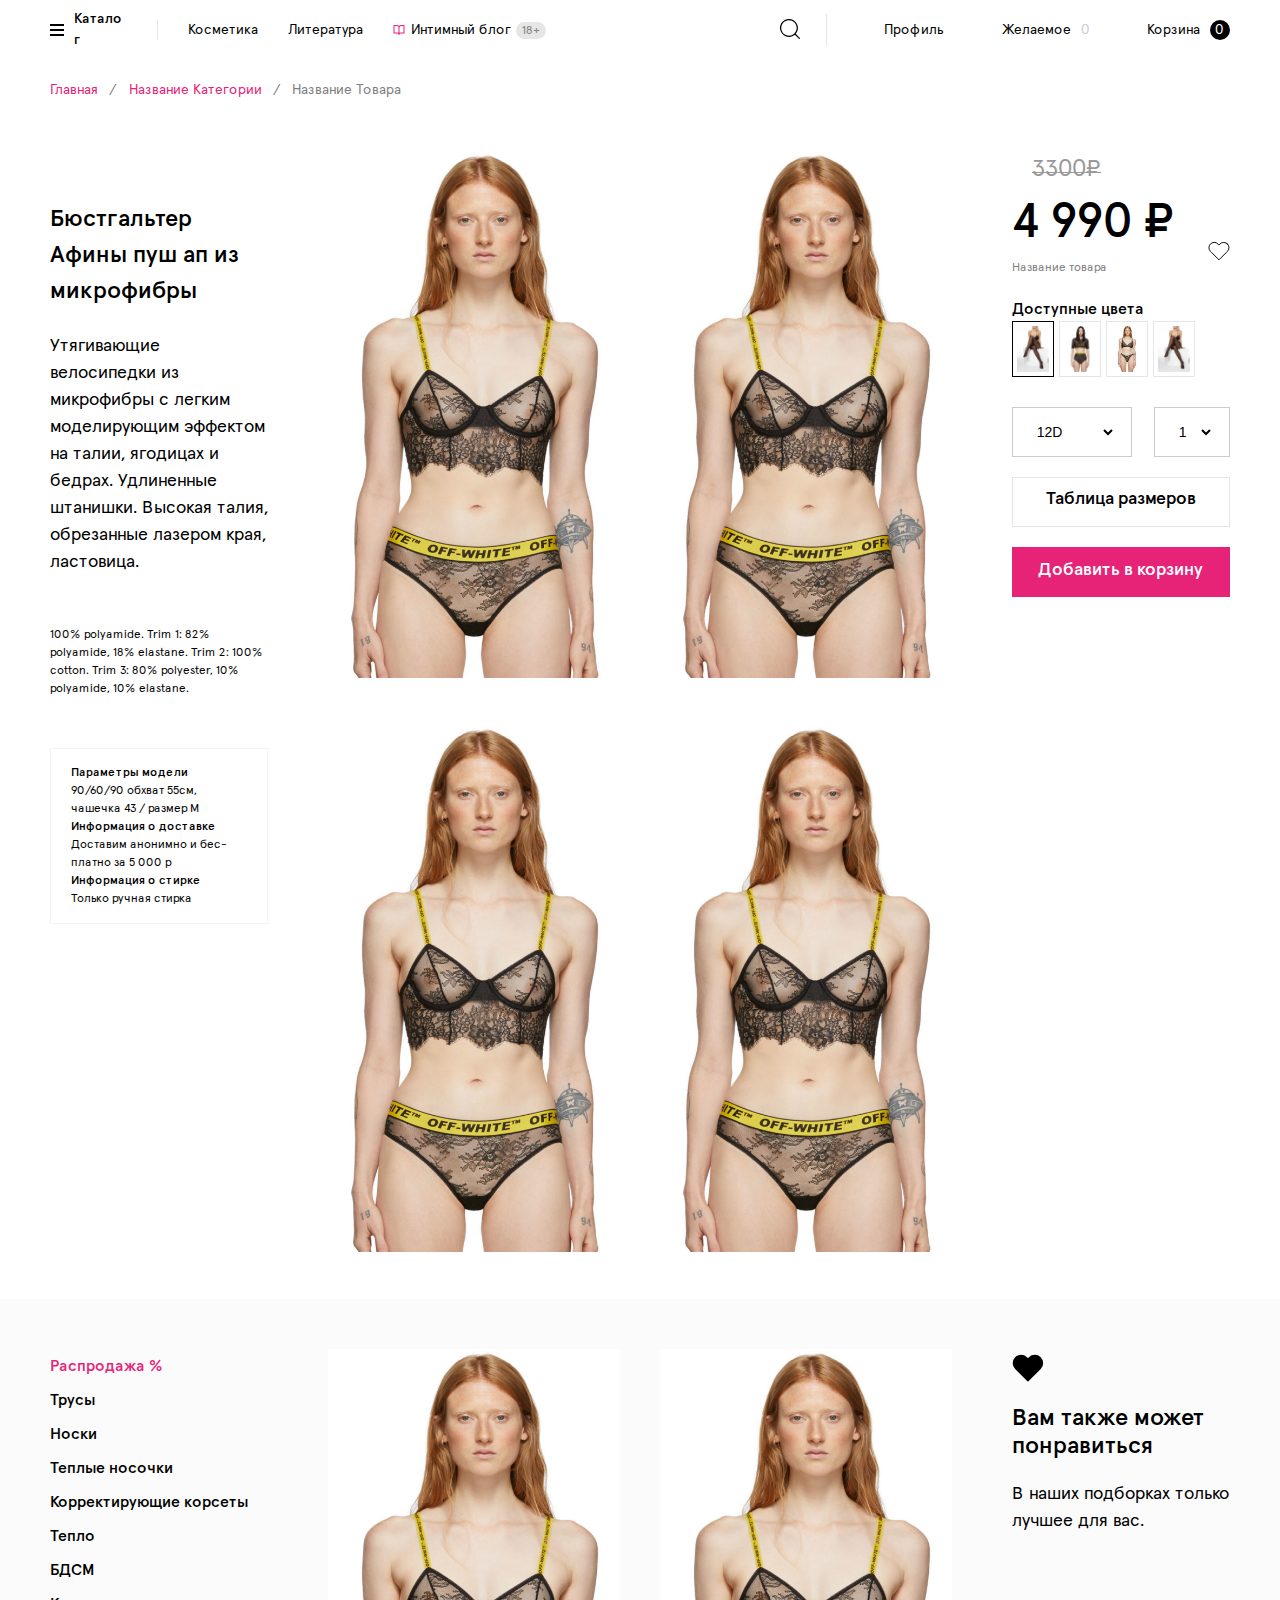
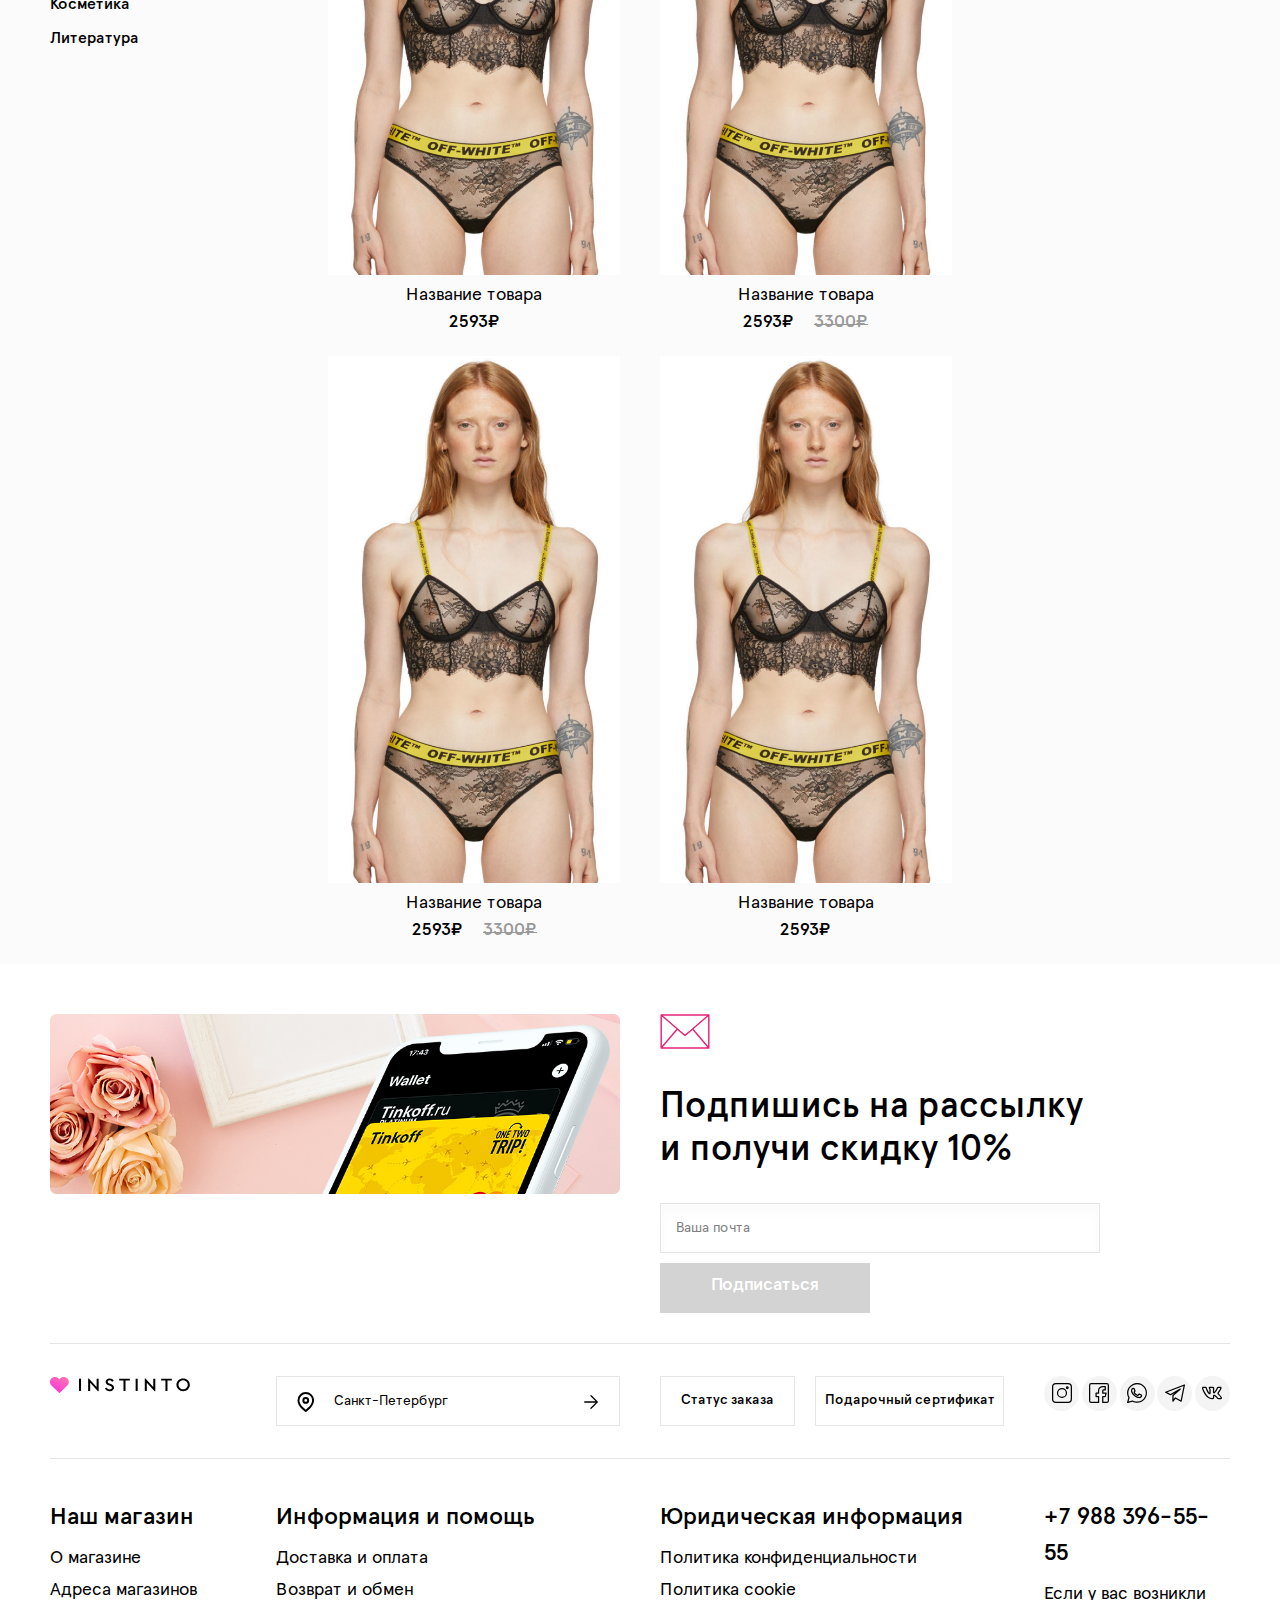
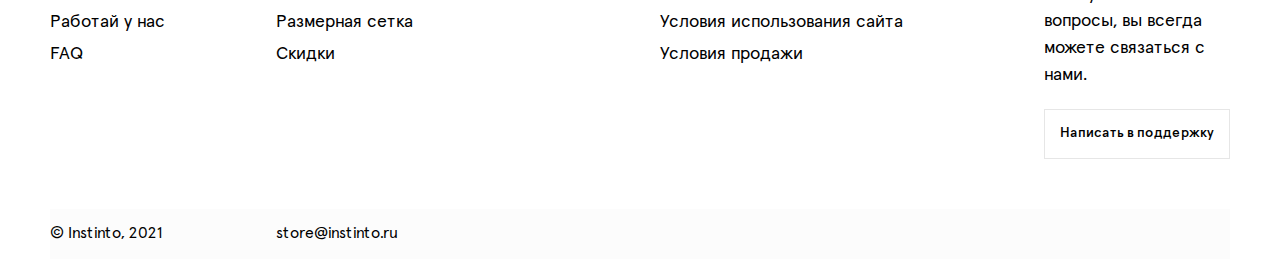
<file: product.html>
<!DOCTYPE html>
<html class="page  no-js" lang="ru">

<head>
  <meta charset="utf-8">
  <meta name="viewport" content="width=device-width, initial-scale=1">
  <meta name="format-detection" content="telephone=no">
  <meta name="format-detection" content="date=no">
  <meta name="format-detection" content="address=no">
  <meta name="format-detection" content="email=no">
  <meta content="notranslate" name="google">
  <link rel="apple-touch-icon" sizes="180x180" href="/img/favicon/apple-touch-icon.png">
  <link rel="icon" type="image/png" sizes="32x32" href="/img/favicon/favicon-32x32.png">
  <link rel="icon" type="image/png" sizes="16x16" href="/img/favicon/favicon-16x16.png">
  <link rel="manifest" href="/img/favicon/site.webmanifest">
  <link rel="mask-icon" href="/img/favicon/safari-pinned-tab.svg" color="#5bbad5">
  <meta name="msapplication-TileColor" content="#5bbad5">
  <meta name="theme-color" content="#000">
  <meta name="msapplication-navbutton-color" content="#000">
  <meta name="apple-mobile-web-app-status-bar-style" content="#000">
  <title>Страница товара</title>
  <meta name="description" content="">
  <link rel="stylesheet" href="css/style.css">
  <script>
// Браузер и ОС
document.documentElement.className = document.documentElement.className.replace('no-js', 'js');
function cth(c){document.documentElement.classList.add(c)}
'ontouchstart' in window?cth('touch'):cth('no-touch');
if(typeof InstallTrigger!=='undefined')cth('firefox');
if(/constructor/i.test(window.HTMLElement)||(function(p){return p.toString()==="[object SafariRemoteNotification]"})(!window['safari']||(typeof safari!=='undefined'&&safari.pushNotification)))cth('safari');
if(/*@cc_on!@*/false||!!document.documentMode)cth('ie');
if(!(/*@cc_on!@*/false||!!document.documentMode)&&!!window.StyleMedia)cth('edge');
if(!!window.chrome&&(!!window.chrome.webstore||!!window.chrome.runtime))cth('chrome');
if(~navigator.appVersion.indexOf("Win"))cth('windows');
if(~navigator.appVersion.indexOf("Mac"))cth('osx');
if(~['iPad','iPhone','iPod'].indexOf(navigator.platform))cth('ios');
if(~navigator.appVersion.indexOf("Linux"))cth('linux');

// Добавление 1vh (использование: height: 100vh; height: calc(var(--vh, 1vh) * 100);) для фикса 100vh на мобилках
let vh = window.innerHeight * 0.01;
document.documentElement.style.setProperty('--vh', `${vh}px`);
window.addEventListener('resize', () => {
  let vh = window.innerHeight * 0.01;
  document.documentElement.style.setProperty('--vh', `${vh}px`);
});

// Добавление css-scroll-size для борьбы с проблемами скроллируемых блоков
document.addEventListener("DOMContentLoaded", () => {
  const outer = document.createElement('div');
  const inner = document.createElement('div');
  outer.style.overflow = 'scroll';
  outer.classList.add('scrollbar');
  document.body.appendChild(outer);
  outer.appendChild(inner);
  const scrollbarSize = outer.offsetWidth - inner.offsetWidth;
  document.body.removeChild(outer);
  document.documentElement.style.setProperty('--css-scroll-size', `${scrollbarSize}px`);
});
</script>
</head>

<body><noscript>У вас отключен JavaScript. Это пугает.</noscript>
  <header class="page-header" role="banner">
    <div class="page-header__inner--padding">
      <div class="header-container">
        <div class="burger__container"><a class="burger" role="button" data-target-id="header-catalog" data-target-class-toggle="header-catalog--open">
            <div class="burger__inner">
              <div class="burger__caption">Каталог</div>
              <div class="burger__icon"></div>
            </div>
          </a></div>
        <div class="header-container__line"></div>
        <div class="header-container__inner">
          <div class="header-nav-menu"><a class="header-nav-menu__inner" href="catalog.html">Косметика</a><a class="header-nav-menu__inner" href="catalog.html">Литература</a><a class="header-nav-menu__inner" href="blog.html"><svg width="12" height="12">
                <use xlink:href="img/sprite.svg#icon-book"></use>
              </svg><span>Интимный блог</span>
              <div class="header-nav-menu__blog-age">18+</div></a></div><a class="logo  logo--header" href="index.html"><img class="logo__icon" src="img/logo-icon.svg" alt="Logo icon"><img class="logo__text" src="img/logo-text.svg" alt="logo text"></a>
          <div class="header-icons"><a class="search" role="button" data-target-id="header-search" data-target-class-toggle="header-search--open">
              <div class="search__inner"><svg class="search__icon">
                  <use xlink:href="img/sprite.svg#icon-search"></use>
                </svg></div>
            </a><a class="header-icons__inner" data-toggle="modal" data-target="#modal-sign-up" href="#">
              <div class="header-icons__text-sub-icon">Профиль</div><svg class="header-icons__icon header-icons__icon--hide" width="20" height="20">
                <use xlink:href="img/sprite.svg#icon-person"></use>
              </svg>
            </a><a class="header-icons__inner" href="desired.html">
              <div class="header-icons__text-sub-icon">Желаемое<div id="count-favorites"><span>0</span></div>
              </div><img class="header-icons__icon header-icons__icon--hide" src="img/logo-icon.svg" alt="Logo icon">
            </a><a class="header-icons__inner" href="cart.html">
              <div class="header-icons__text-sub-icon">Корзина<div id="count-basket"><span>0</span></div>
              </div><svg class="header-icons__icon header-icons__icon--hide" width="20" height="20">
                <use xlink:href="img/sprite.svg#icon-basket"></use>
              </svg>
            </a></div>
        </div>
      </div>
    </div>
    <div class="page-header__inner">
      <div class="header-search" id="header-search">
        <div class="header-search__inner">
          <div class="search-panel" id="search-panel">
            <form>
              <div class="search-panel__inner"><label class="field-text  field-text--material"><span class="field-text__input-wrap"><input class="field-text__input" type="text" value="" name="comment" placeholder="Введите слово для поиска"/></span></label><button class="btn  btn--blank btn--md btn--icon" type="submit">Искать<svg class="btn__icon">
                    <use xlink:href="img/sprite.svg#icon-arrow-right"></use>
                  </svg></button></div>
            </form>
          </div>
          <div class="search-panel-dropdown">
            <div class="search-panel-dropdown__inner">
              <div class="search-panel-dropdown__body"><a href="#">
                  <div class="search-panel-dropdown-item">
                    <div class="search-panel-dropdown-item__image"><img src="img/img1.png" alt="альт" /></div>
                    <div class="search-panel-dropdown-item__text">
                      <div class="search-panel-dropdown-item__title">Комплект белья obsessive</div>
                      <div class="search-panel-dropdown-item__price">4 943 ₽</div>
                    </div>
                  </div>
                </a><a href="#">
                  <div class="search-panel-dropdown-item">
                    <div class="search-panel-dropdown-item__image"><img src="img/img1.png" alt="альт" /></div>
                    <div class="search-panel-dropdown-item__text">
                      <div class="search-panel-dropdown-item__title">Комплект белья obsessive</div>
                      <div class="search-panel-dropdown-item__price">4 943 ₽</div>
                    </div>
                  </div>
                </a><a href="#">
                  <div class="search-panel-dropdown-item">
                    <div class="search-panel-dropdown-item__image"><img src="img/img1.png" alt="альт" /></div>
                    <div class="search-panel-dropdown-item__text">
                      <div class="search-panel-dropdown-item__title">Комплект белья obsessive</div>
                      <div class="search-panel-dropdown-item__price">4 943 ₽</div>
                    </div>
                  </div>
                </a></div>
              <div class="search-panel-dropdown__footer">
                <div class="search-panel-dropdown__footer-text">Всего <b>182</b> результата</div><a class="search-panel-dropdown__footer-link" href="#">Смотреть все</a><svg>
                  <use xlink:href="img/sprite.svg#icon-arrow-right"></use>
                </svg>
              </div>
            </div>
          </div>
        </div>
      </div>
    </div>
    <div class="page-header__inner">
      <div class="header-catalog" id="header-catalog">
        <div class="header-catalog__inner">
          <div class="header-catalog__wrap">
            <div class="header-catalog__group">
              <div class="header-catalog__group-title"><a href="#">Название группы категорий</a></div>
              <div class="header-catalog__item-wrap">
                <div class="header-catalog__item"><a href="#">Название категории</a></div>
                <div class="header-catalog__item"><a href="#">Название категории</a></div>
                <div class="header-catalog__item"><a href="#">Название категории</a></div>
                <div class="header-catalog__item"><a href="#">Название категории</a></div>
                <div class="header-catalog__item"><a href="#">Название категории</a></div>
                <div class="header-catalog__item"><a href="#">Название категории</a></div>
              </div>
            </div>
            <div class="header-catalog__group">
              <div class="header-catalog__group-title"><a href="#">Название группы категорий</a></div>
              <div class="header-catalog__item-wrap">
                <div class="header-catalog__item"><a href="#">Название категории</a></div>
                <div class="header-catalog__item"><a href="#">Название категории</a></div>
                <div class="header-catalog__item"><a href="#">Название категории</a></div>
                <div class="header-catalog__item"><a href="#">Название категории</a></div>
                <div class="header-catalog__item"><a href="#">Название категории</a></div>
                <div class="header-catalog__item"><a href="#">Название категории</a></div>
              </div>
            </div>
            <div class="header-catalog__group">
              <div class="header-catalog__group-title"><a href="#">Название группы категорий</a></div>
              <div class="header-catalog__item-wrap">
                <div class="header-catalog__item"><a href="#">Название категории</a></div>
                <div class="header-catalog__item"><a href="#">Название категории</a></div>
                <div class="header-catalog__item"><a href="#">Название категории</a></div>
                <div class="header-catalog__item"><a href="#">Название категории</a></div>
                <div class="header-catalog__item"><a href="#">Название категории</a></div>
                <div class="header-catalog__item"><a href="#">Название категории</a></div>
              </div>
            </div>
            <div class="header-catalog__group">
              <div class="header-catalog__group-title"><a href="#">Название группы категорий</a></div>
              <div class="header-catalog__item-wrap">
                <div class="header-catalog__item"><a href="#">Название категории</a></div>
                <div class="header-catalog__item"><a href="#">Название категории</a></div>
                <div class="header-catalog__item"><a href="#">Название категории</a></div>
                <div class="header-catalog__item"><a href="#">Название категории</a></div>
                <div class="header-catalog__item"><a href="#">Название категории</a></div>
                <div class="header-catalog__item"><a href="#">Название категории</a></div>
              </div>
            </div>
          </div>
          <div class="header-catalog__news"><img src="img/preview-item-img.jpg" alt="актуальные новости">
            <div class="header-catalog__news-title"><a>Как использование стимуляторов влияет на интимную жизнь?</a></div><a class="header-catalog__news-link" href="#">подробнее<svg width="16px" height="16px">
                <use xlink:href="img/sprite.svg#icon-arrow-right"></use>
              </svg></a>
          </div>
        </div>
      </div>
    </div>
  </header>
  <div class="content">
    <div class="content__container">
      <ul class="breadcrumbs" aria-label="Breadcrumb" role="navigation">
        <li class="breadcrumbs__item"><a href="index.html">Главная</a></li>
        <li class="breadcrumbs__item"><a href="catalog.html">Название Категории</a></li>
        <li class="breadcrumbs__item"><span>Название Товара</span></li>
      </ul>
      <main class="content__main">
        <div class="content__inner content__inner--product">
          <div class="content-block  content-block--mob-last">
            <div class="content-block__inner">
              <div class="product-info">
                <div class="product-info__container">
                  <div class="product-info__name">Бюстгальтер Афины пуш ап из микрофибры</div>
                  <div class="product-info__description">Утягивающие велосипедки из микрофибры с легким моделирующим эффектом на талии, ягодицах и бедрах. Удлиненные штанишки. Высокая талия, обрезанные лазером края, ластовица.</div>
                  <div class="product-info__contains">100% polyamide. Trim 1: 82% polyamide, 18% elastane. Trim 2: 100% cotton. Trim 3: 80% polyester, 10% polyamide, 10% elastane.</div>
                  <div class="product-info__block">
                    <div class="product-info__block-section">
                      <div class="product-info__block-title">Параметры модели</div>
                      <p>90/60/90 обхват 55см, чашечка 43 / размер M</p>
                    </div>
                    <div class="product-info__block-section">
                      <div class="product-info__block-title">Информация о доставке</div>
                      <p>Доставим анонимно и бесплатно за 5 000 р</p>
                    </div>
                    <div class="product-info__block-section">
                      <div class="product-info__block-title">Информация о стирке</div>
                      <p>Только ручная стирка</p>
                    </div>
                  </div>
                </div>
              </div>
            </div>
          </div>
          <div class="content-block">
            <div class="content-block__inner">
              <div class="product-photo" id="product-photo">
                <div class="product-photo__inner">
                  <div class="product-photo__img"><img src="img/product-image.png" alt="фото товара"></div>
                  <div class="product-photo__img"><img src="img/product-image.png" alt="фото товара"></div>
                  <div class="product-photo__img"><img src="img/product-image.png" alt="фото товара"></div>
                  <div class="product-photo__img"><img src="img/product-image.png" alt="фото товара"></div>
                </div>
                <div class="product-photo__ellips-wrap"></div>
              </div>
            </div>
          </div>
          <div class="content-block">
            <div class="content-block__inner">
              <div class="product-option">
                <div class="product-option__inner">
                  <div class="product-option__price"><span class="old-price">3300₽</span>
                    <div class="product-option__actual-price"><span>4 990 ₽</span>
                      <form class="like__wrap"><svg class="like">
                          <use xlink:href="img/sprite.svg#icon-favorites"></use>
                        </svg></form>
                    </div>
                  </div>
                  <div class="product-option__name">Название товара</div>
                  <form id="product-option">
                    <div class="product-option__color">
                      <p>Доступные цвета</p>
                      <div class="product-option__color-list">
                        <div class="product-option__color-item product-option__color-item--active"><img src="img/img1.png" alt="Название товара"></div>
                        <div class="product-option__color-item"><img src="img/img2.jpg" alt="Название товара"></div>
                        <div class="product-option__color-item"><img src="img/img3.jpg" alt="Название товара"></div>
                        <div class="product-option__color-item"><img src="img/img1.png" alt="Название товара"></div>
                      </div>
                    </div>
                    <div class="product-option__button-select">
                      <div class="product-option__size">
                        <div class="select"><select>
                            <option value="12D" selected>12D</option>
                            <option value="75C">75C</option>
                            <option value="small">small</option>
                            <option value="big">big</option>
                            <option value="12D">12D</option>
                          </select></div>
                      </div>
                      <div class="product-option__count">
                        <div class="select"><select>
                            <option value="1" selected>1</option>
                            <option value="2">2</option>
                            <option value="3">3</option>
                            <option value="4">4</option>
                          </select></div>
                      </div>
                    </div><a class="btn  btn--white" data-toggle="modal" data-target="#modal-size-table-anais" href="#">Таблица размеров</a><button class="btn  btn--accent" type="submit">Добавить в корзину</button>
                  </form>
                </div>
              </div>
            </div>
          </div>
        </div>
      </main>
    </div>
    <div class="also-like">
      <div class="also-like__inner">
        <div class="sidebar">
          <div class="sidebar__inner">
            <nav class="sidebar__nav">
              <ul class="sidebar__list">
                <li class="sidebar__list-item"><a class="sidebar__accent" href="catalog.html">Распродажа %</a></li>
                <li class="sidebar__list-item"><a href="catalog.html">Трусы</a></li>
                <li class="sidebar__list-item"><a href="catalog.html">Носки</a></li>
                <li class="sidebar__list-item"><a href="catalog.html">Теплые носочки</a></li>
                <li class="sidebar__list-item"><a href="catalog.html">Корректирующие корсеты</a></li>
                <li class="sidebar__list-item"><a href="catalog.html">Тепло</a></li>
                <li class="sidebar__list-item"><a href="catalog.html">БДСМ</a></li>
                <li class="sidebar__list-item"><a href="catalog.html">Косметика</a></li>
                <li class="sidebar__list-item"><a href="catalog.html">Литература</a></li>
              </ul>
            </nav>
          </div>
        </div>
        <div class="content-block">
          <div class="content-block__inner">
            <div class="also-like__img-container">
              <div class="also-like__img"><a href="#"><img src="img/product-image.png" alt="фото товара">
                  <p>Название товара</p><span>2593₽</span>
                </a></div>
              <div class="also-like__img"><a href="#"><img src="img/product-image.png" alt="фото товара">
                  <p>Название товара</p><span>2593₽</span><span class="old-price">3300₽</span>
                </a></div>
              <div class="also-like__img"><a href="#"><img src="img/product-image.png" alt="фото товара">
                  <p>Название товара</p><span>2593₽</span><span class="old-price">3300₽</span>
                </a></div>
              <div class="also-like__img"><a href="#"><img src="img/product-image.png" alt="фото товара">
                  <p>Название товара</p><span>2593₽</span>
                </a></div>
            </div>
          </div>
        </div>
        <div class="content-block  content-block--mob-first">
          <div class="content-block__inner">
            <div class="info-block">
              <div class="info-block__inner"><svg class="info-block__icon">
                  <use xlink:href="img/sprite.svg#icon-favorites"></use>
                </svg></div>
              <div class="info-block__inner">
                <h3>Вам также может понравиться</h3>
              </div>
              <div class="info-block__inner">
                <p>В наших подборках только лучшее для вас.</p>
              </div>
            </div>
          </div>
        </div>
      </div>
    </div>
  </div>
  <footer class="page-footer" role="contentinfo">
    <div class="content__container">
      <div class="page-footer__inner page-footer__inner--carusel">
        <div class="content-block  content-block--large">
          <div class="content-block__inner">
            <div class="content-block__wrap-mob"><a><img src="img/Rectangle 99.png" alt="discount"></a></div>
          </div>
        </div>
        <div class="content-block  content-block--large">
          <div class="content-block__inner">
            <div class="content-block__wrap-mob">
              <div class="subscribe">
                <div class="subscribe__inner"><svg width="50px" height="35px">
                    <use xlink:href="img/sprite.svg#icon-mail"></use>
                  </svg>
                  <h3 class="content-block__title">Подпишись на рассылку и получи скидку 10%</h3>
                  <form class="form  form--subscribe"><label class="field-text"><span class="field-text__input-wrap"><input class="field-text__input" type="text" placeholder="Ваша почта"/></span></label>
                    <div class="field-actions"><button class="btn  btn--default" type="submit">Подписаться</button></div>
                  </form>
                </div>
              </div>
            </div>
          </div>
        </div>
      </div>
      <div class="page-footer__inner page-footer__inner--border">
        <div class="content-block  content-block--al-center">
          <div class="content-block__inner">
            <div class="content-block__wrap-mob"><a class="logo" href="index.html"><img class="logo__icon" src="img/logo-icon.svg" alt="Logo icon"><img class="logo__text" src="img/logo-text.svg" alt="logo text"></a></div>
          </div>
        </div>
        <div class="content-block">
          <div class="content-block__inner">
            <div class="content-block__wrap-mob">
              <div class="locality">
                <div class="locality__inner"><svg>
                    <use xlink:href="img/sprite.svg#icon-map-pin"></use>
                  </svg>
                  <div class="locality__town"><span>Санкт-Петербург</span><svg>
                      <use xlink:href="img/sprite.svg#icon-arrow-right"></use>
                    </svg></div>
                </div>
              </div>
            </div>
          </div>
        </div>
        <div class="content-block">
          <div class="content-block__inner">
            <div class="content-block__wrap-mob">
              <div class="page-footer__btn"><a class="btn  btn--white btn--small-text" href="#">Статус заказа</a><a class="btn  btn--white btn--small-text" href="certificate.html">Подарочный сертификат</a></div>
            </div>
          </div>
        </div>
        <div class="content-block  content-block--al-center">
          <div class="content-block__inner">
            <div class="content-block__wrap-mob">
              <div class="page-footer__social"><a htef="#">
                  <div class="page-footer__social-item"><svg>
                      <use xlink:href="img/sprite.svg#icon-instagram"></use>
                    </svg></div>
                </a><a htef="#">
                  <div class="page-footer__social-item"><svg>
                      <use xlink:href="img/sprite.svg#icon-facebook"></use>
                    </svg></div>
                </a><a htef="#">
                  <div class="page-footer__social-item"><svg>
                      <use xlink:href="img/sprite.svg#icon-whatsapp"></use>
                    </svg></div>
                </a><a htef="#">
                  <div class="page-footer__social-item"><svg>
                      <use xlink:href="img/sprite.svg#icon-telegram"></use>
                    </svg></div>
                </a><a htef="#">
                  <div class="page-footer__social-item"><svg>
                      <use xlink:href="img/sprite.svg#icon-vk"></use>
                    </svg></div>
                </a></div>
            </div>
          </div>
        </div>
      </div>
      <div class="page-footer__inner">
        <div class="content-block">
          <div class="content-block__inner">
            <div class="content-block__wrap-mob">
              <div class="header-catalog__group">
                <div class="header-catalog__group-title"><a>Наш магазин</a></div>
                <div class="header-catalog__item-wrap">
                  <div class="header-catalog__item"><a>О магазине</a></div>
                  <div class="header-catalog__item"><a>Адреса магазинов</a></div>
                  <div class="header-catalog__item"><a>Работай у нас</a></div>
                  <div class="header-catalog__item"><a>FAQ</a></div>
                </div>
              </div>
            </div>
          </div>
        </div>
        <div class="content-block">
          <div class="content-block__inner">
            <div class="content-block__wrap-mob">
              <div class="header-catalog__group">
                <div class="header-catalog__group-title"><a>Информация и помощь</a></div>
                <div class="header-catalog__item-wrap">
                  <div class="header-catalog__item"><a>Доставка и оплата</a></div>
                  <div class="header-catalog__item"><a>Возврат и обмен</a></div>
                  <div class="header-catalog__item"><a>Размерная сетка</a></div>
                  <div class="header-catalog__item"><a>Скидки</a></div>
                </div>
              </div>
            </div>
          </div>
        </div>
        <div class="content-block">
          <div class="content-block__inner">
            <div class="content-block__wrap-mob">
              <div class="header-catalog__group">
                <div class="header-catalog__group-title"><a>Юридическая информация</a></div>
                <div class="header-catalog__item-wrap">
                  <div class="header-catalog__item"><a>Политика конфиденциальности</a></div>
                  <div class="header-catalog__item"><a>Политика cookie</a></div>
                  <div class="header-catalog__item"><a>Условия использования сайта</a></div>
                  <div class="header-catalog__item"><a>Условия продажи</a></div>
                </div>
              </div>
            </div>
          </div>
        </div>
        <div class="content-block">
          <div class="content-block__inner">
            <div class="content-block__wrap-mob">
              <div class="header-catalog__group">
                <div class="header-catalog__group-title"><a>+7 988 396-55-55</a></div>
                <div class="header-catalog__item-wrap">
                  <div class="header-catalog__item"><a>Если у вас возникли вопросы, вы всегда можете связаться с нами.</a></div>
                </div><a class="btn  btn--white btn--small-text" href="#">Написать в поддержку</a>
              </div>
            </div>
          </div>
        </div>
      </div>
      <div class="page-footer__inner page-footer__inner--bg-gray">
        <div class="content-block">
          <div class="content-block__inner">
            <div class="content-block__wrap-mob">© Instinto, 2021</div>
          </div>
        </div>
        <div class="content-block">
          <div class="content-block__inner">
            <div class="content-block__wrap-mob">store@instinto.ru</div>
          </div>
        </div>
      </div>
    </div>
  </footer>
  <div class="modals">
    <div class="modal" id="modal-size-table-anais" tabindex="-1" role="dialog">
      <div class="modal__dialog" role="document">
        <div class="modal__content">
          <div class="modal__header"><span class="close modal__close" data-dismiss="modal" aria-label="Закрыть"><span></span></span>
            <div class="modal__title">Anais</div>
          </div>
          <div class="modal__body modal__body--table">
            <h5>Соответсвие размеров чаши</h5>
            <div class="modal__table-container">
              <table>
                <tr>
                  <th>Под грудью</th>
                  <th>Размер</th>
                  <th class="modal__th">Чаша <br> A</th>
                  <th>Чаша <br> B</th>
                  <th>Чаша <br> C</th>
                  <th>Чаша <br> D</th>
                  <th>Чаша <br> E</th>
                  <th>Чаша <br> F</th>
                  <th>Чаша <br> G</th>
                  <th>Чаша <br> H</th>
                  <th>Чаша <br> I</th>
                  <th>Чаша <br> J</th>
                  <th>Чаша <br> K</th>
                </tr>
                <tr>
                  <td>63-67</td>
                  <td>65</td>
                  <td>77-79</td>
                  <td>79-81</td>
                  <td>81-83</td>
                  <td>83-85</td>
                  <td>85-87</td>
                  <td>87-89</td>
                  <td>89-91</td>
                  <td>91-93</td>
                  <td>93-95</td>
                  <td>95-97</td>
                  <td>97-99</td>
                </tr>
                <tr>
                  <td>63-67</td>
                  <td>65</td>
                  <td>77-79</td>
                  <td>79-81</td>
                  <td>81-83</td>
                  <td>83-85</td>
                  <td>85-87</td>
                  <td>87-89</td>
                  <td>89-91</td>
                  <td>91-93</td>
                  <td>93-95</td>
                  <td>95-97</td>
                  <td>97-99</td>
                </tr>
                <tr>
                  <td>63-67</td>
                  <td>65</td>
                  <td>77-79</td>
                  <td>79-81</td>
                  <td>81-83</td>
                  <td>83-85</td>
                  <td>85-87</td>
                  <td>87-89</td>
                  <td>89-91</td>
                  <td>91-93</td>
                  <td>93-95</td>
                  <td>95-97</td>
                  <td>97-99</td>
                </tr>
                <tr>
                  <td>63-67</td>
                  <td>65</td>
                  <td>77-79</td>
                  <td>79-81</td>
                  <td>81-83</td>
                  <td>83-85</td>
                  <td>85-87</td>
                  <td>87-89</td>
                  <td>89-91</td>
                  <td>91-93</td>
                  <td>93-95</td>
                  <td>95-97</td>
                  <td>97-99</td>
                </tr>
                <tr>
                  <td>63-67</td>
                  <td>65</td>
                  <td>77-79</td>
                  <td>79-81</td>
                  <td>81-83</td>
                  <td>83-85</td>
                  <td>85-87</td>
                  <td>87-89</td>
                  <td>89-91</td>
                  <td>91-93</td>
                  <td>93-95</td>
                  <td>95-97</td>
                  <td>97-99</td>
                </tr>
                <tr>
                  <td>63-67</td>
                  <td>65</td>
                  <td>77-79</td>
                  <td>79-81</td>
                  <td>81-83</td>
                  <td>83-85</td>
                  <td>85-87</td>
                  <td>87-89</td>
                  <td>89-91</td>
                  <td>91-93</td>
                  <td>93-95</td>
                  <td>95-97</td>
                  <td>97-99</td>
                </tr>
                <tr>
                  <td>63-67</td>
                  <td>65</td>
                  <td>77-79</td>
                  <td>79-81</td>
                  <td>81-83</td>
                  <td>83-85</td>
                  <td>85-87</td>
                  <td>87-89</td>
                  <td>89-91</td>
                  <td>91-93</td>
                  <td>93-95</td>
                  <td>95-97</td>
                  <td>97-99</td>
                </tr>
                <tr>
                  <td>63-67</td>
                  <td>65</td>
                  <td>77-79</td>
                  <td>79-81</td>
                  <td>81-83</td>
                  <td>83-85</td>
                  <td>85-87</td>
                  <td>87-89</td>
                  <td>89-91</td>
                  <td>91-93</td>
                  <td>93-95</td>
                  <td>95-97</td>
                  <td>97-99</td>
                </tr>
                <tr>
                  <td>63-67</td>
                  <td>65</td>
                  <td>77-79</td>
                  <td>79-81</td>
                  <td>81-83</td>
                  <td>83-85</td>
                  <td>85-87</td>
                  <td>87-89</td>
                  <td>89-91</td>
                  <td>91-93</td>
                  <td>93-95</td>
                  <td>95-97</td>
                  <td>97-99</td>
                </tr>
              </table>
            </div>
          </div>
          <div class="modal__footer modal__footer--table"><button class="btn  btn--white" type="button" data-dismiss="modal">Закрыть</button></div>
        </div>
      </div>
    </div>
    <div class="modal" id="modal-log-in" tabindex="-1" role="dialog">
      <div class="modal__dialog" role="document">
        <div class="modal__content">
          <div class="modal__header"><span class="close modal__close" data-dismiss="modal" aria-label="Закрыть"><span></span></span>
            <div class="modal__title">Войти в профиль</div>
          </div>
          <div class="modal__body">
            <p>У вас нет профиля?&emsp;<a class="modal__ankor" data-toggle="modal" data-target="#modal-sign-up" data-dismiss="modal" href="#">Зарегистрируйтесь</a></p>
            <form name="logIn"><label class="field-text"><span class="field-text__input-wrap"><input class="field-text__input" type="text" placeholder="yourmail@mail.ru"/></span></label><label class="field-text"><span class="field-text__input-wrap"><input class="field-text__input" type="text" placeholder="password"/></span></label>
              <div class="field-checkbox">
                <div class="field-checkbox__input-wrap  field-checkbox__input-wrap--square"><label class="field-checkbox__name"><input class="field-checkbox__input" type="checkbox" name="rememberMe" /><span class="field-checkbox__name-text">Запомнить меня</span></label></div>
              </div>
            </form>
          </div>
          <div class="modal__footer modal__footer--two-buttons"><a class="btn  btn--accent" href="profile.html">Войти</a><a class="btn  btn--white" data-toggle="modal" data-target="#modal-remind-password" data-dismiss="modal" href="#">Забыл пароль</a></div>
        </div>
      </div>
    </div>
    <div class="modal" id="modal-sign-up" tabindex="-1" role="dialog">
      <div class="modal__dialog" role="document">
        <div class="modal__content">
          <div class="modal__header"><span class="close modal__close" data-dismiss="modal" aria-label="Закрыть"><span></span></span>
            <div class="modal__title">Регистрация</div>
          </div>
          <div class="modal__body">
            <p>Уже покупали у нас раньше?&emsp;<a class="modal__ankor" data-toggle="modal" data-target="#modal-log-in" data-dismiss="modal" href="#">Войти в профиль</a></p>
            <form name="signUp">
              <div class="modal__main-text">Ваш email</div><label class="field-text"><span class="field-text__input-wrap"><input class="field-text__input" type="text" placeholder="yourmail@mail.ru"/></span></label>
              <div class="modal__main-text">Придумайте пароль</div><label class="field-text"><span class="field-text__input-wrap"><input class="field-text__input" type="text" placeholder="password"/></span></label>
              <div class="modal__main-text">Повторите пароль</div><label class="field-text"><span class="field-text__input-wrap"><input class="field-text__input" type="text" placeholder="password"/></span></label>
              <div class="modal__main-text">Как вас зовут?</div><label class="field-text"><span class="field-text__input-wrap"><input class="field-text__input" type="text" placeholder="Имя"/></span></label>
            </form>
          </div>
          <div class="modal__footer"><a class="btn  btn--accent" href="profile.html">Зарегистрироваться</a>
            <div class="field-checkbox">
              <div class="field-checkbox__input-wrap  field-checkbox__input-wrap--square"><label class="field-checkbox__name"><input class="field-checkbox__input" type="checkbox" name="rememberMe" /><span class="field-checkbox__name-text">Запомнить меня</span></label></div>
            </div>
            <p class="modal__info-text">Нажимая кнопку «Продолжить», вы соглашаетесь с <a class='modal__ankor' href='#'>офертой</a> и <a class='modal__ankor' href='#'>политикой конфиденциальности</a></p>
          </div>
        </div>
      </div>
    </div>
    <div class="modal" id="modal-remind-password" tabindex="-1" role="dialog">
      <div class="modal__dialog" role="document">
        <div class="modal__content">
          <div class="modal__header"><span class="close modal__close" data-dismiss="modal" aria-label="Закрыть"><span></span></span>
            <div class="modal__title">Напомнить пароль</div>
          </div>
          <div class="modal__body">
            <p>У вас нет профиля?<a class="modal__ankor" data-toggle="modal" data-target="#modal-sign-up" data-dismiss="modal" href="#"> Зарегистрируйтесь</a></p>
            <form name="remindPassword">
              <div class="modal__main-text">Укажите свою почту, чтобы мы выслали вам проверочный код</div><label class="field-text"><span class="field-text__input-wrap"><input class="field-text__input" type="text" placeholder="yourmail@mail.ru"/></span></label>
            </form>
          </div>
          <div class="modal__footer modal__footer--two-buttons"><a class="btn  btn--accent" data-toggle="modal" data-target="#modal-remind-password-sucсess" data-dismiss="modal" href="#">Отправить</a><a class="btn  btn--white" data-toggle="modal" data-target="#modal-log-in" data-dismiss="modal" href="#">Войти</a></div>
        </div>
      </div>
    </div>
    <div class="modal" id="modal-remind-password-sucсess" tabindex="-1" role="dialog">
      <div class="modal__dialog" role="document">
        <div class="modal__content">
          <div class="modal__header"><span class="close modal__close" data-dismiss="modal" aria-label="Закрыть"><span></span></span>
            <div class="modal__title">Пароль отправлен</div>
          </div>
          <div class="modal__body">
            <div class="modal__main-text">Вам на почту пришло письмо с ссылкой на восстановление пароля. Удачи =)</div>
          </div>
          <div class="modal__footer"><button class="btn  btn--accent" data-dismiss="modal">Отлично</button></div>
        </div>
      </div>
    </div>
  </div>
  <script src="js/bundle.js"></script>

</body>

</html>
</file>
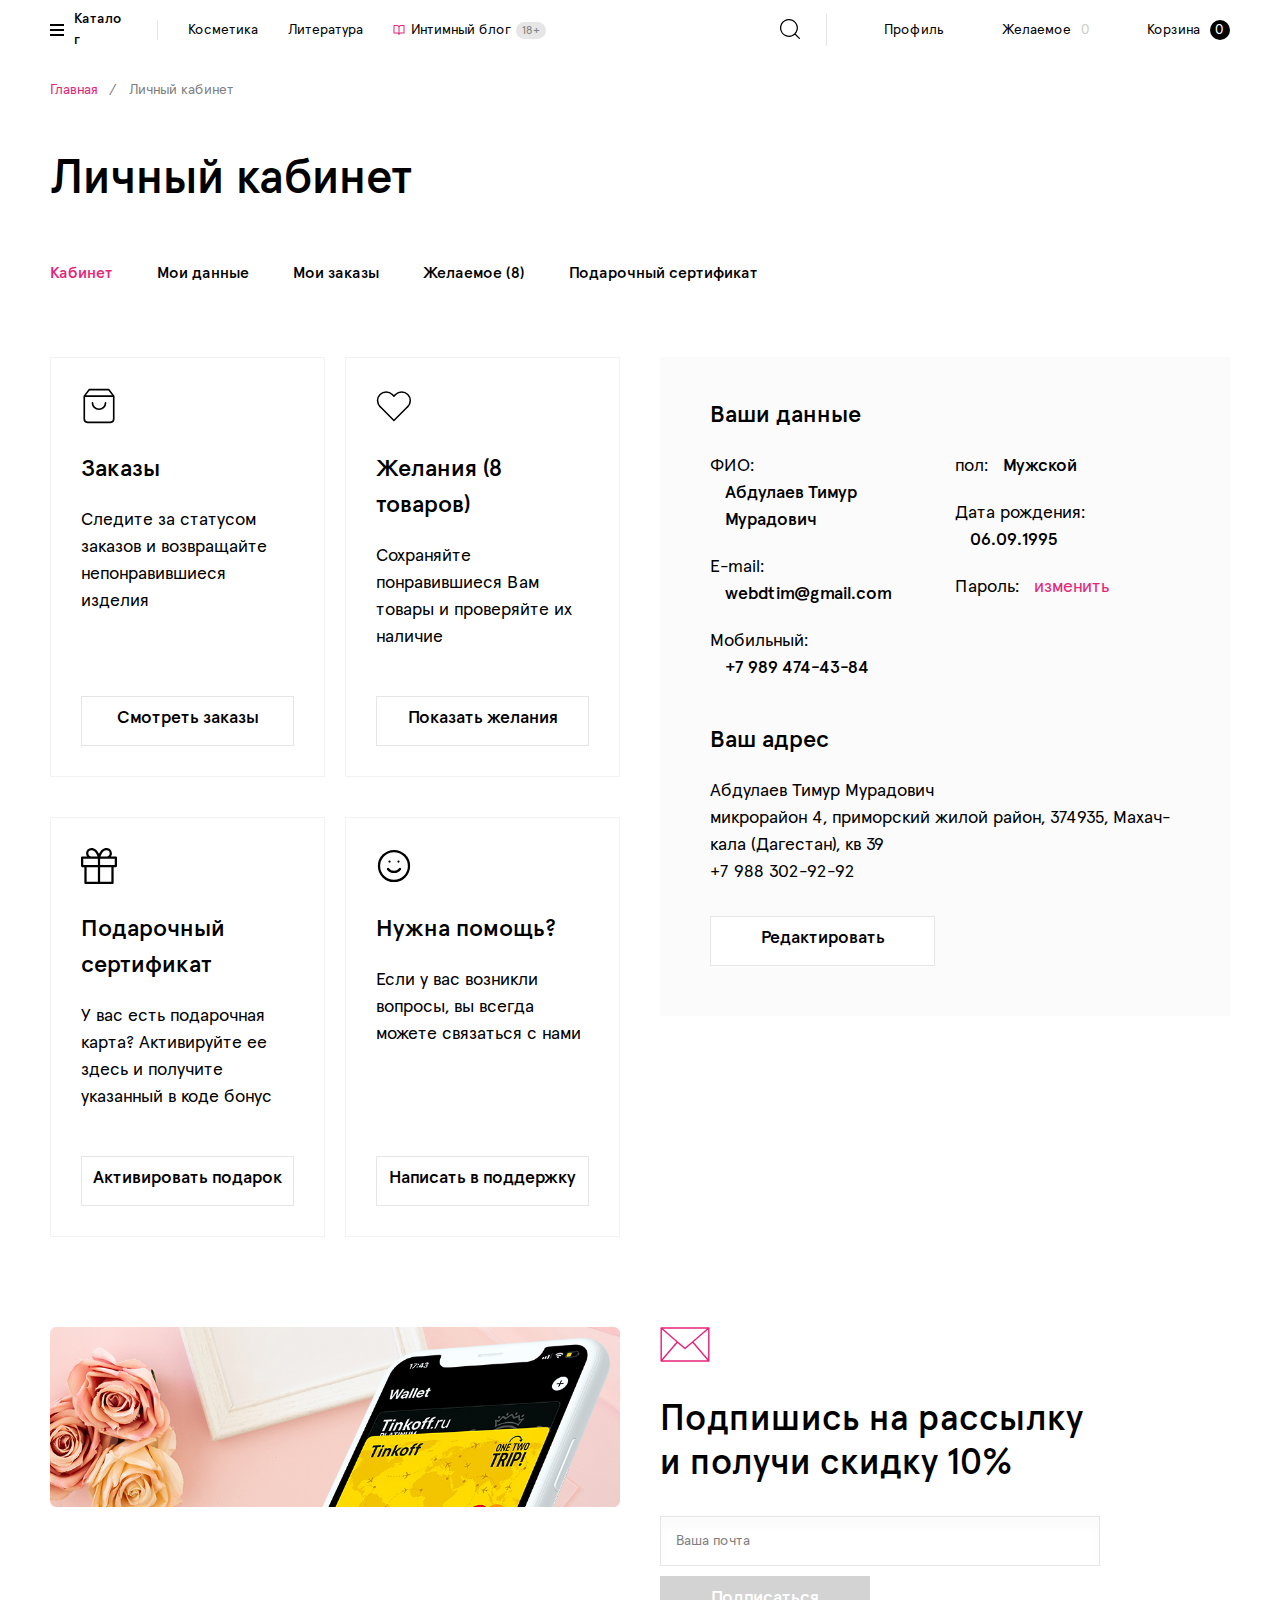
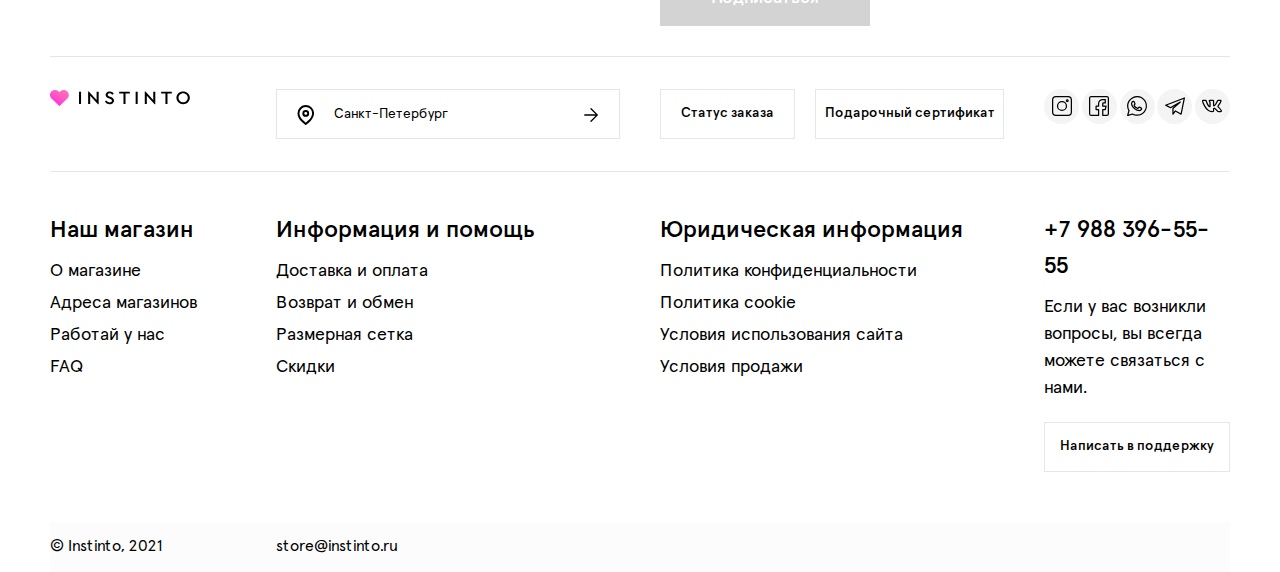
<file: profile.html>
<!DOCTYPE html>
<html class="page  no-js" lang="ru">

<head>
  <meta charset="utf-8">
  <meta name="viewport" content="width=device-width, initial-scale=1">
  <meta name="format-detection" content="telephone=no">
  <meta name="format-detection" content="date=no">
  <meta name="format-detection" content="address=no">
  <meta name="format-detection" content="email=no">
  <meta content="notranslate" name="google">
  <link rel="apple-touch-icon" sizes="180x180" href="/img/favicon/apple-touch-icon.png">
  <link rel="icon" type="image/png" sizes="32x32" href="/img/favicon/favicon-32x32.png">
  <link rel="icon" type="image/png" sizes="16x16" href="/img/favicon/favicon-16x16.png">
  <link rel="manifest" href="/img/favicon/site.webmanifest">
  <link rel="mask-icon" href="/img/favicon/safari-pinned-tab.svg" color="#5bbad5">
  <meta name="msapplication-TileColor" content="#5bbad5">
  <meta name="theme-color" content="#000">
  <meta name="msapplication-navbutton-color" content="#000">
  <meta name="apple-mobile-web-app-status-bar-style" content="#000">
  <title>Личный кабинет</title>
  <meta name="description" content="">
  <link rel="stylesheet" href="css/style.css">
  <script>
// Браузер и ОС
document.documentElement.className = document.documentElement.className.replace('no-js', 'js');
function cth(c){document.documentElement.classList.add(c)}
'ontouchstart' in window?cth('touch'):cth('no-touch');
if(typeof InstallTrigger!=='undefined')cth('firefox');
if(/constructor/i.test(window.HTMLElement)||(function(p){return p.toString()==="[object SafariRemoteNotification]"})(!window['safari']||(typeof safari!=='undefined'&&safari.pushNotification)))cth('safari');
if(/*@cc_on!@*/false||!!document.documentMode)cth('ie');
if(!(/*@cc_on!@*/false||!!document.documentMode)&&!!window.StyleMedia)cth('edge');
if(!!window.chrome&&(!!window.chrome.webstore||!!window.chrome.runtime))cth('chrome');
if(~navigator.appVersion.indexOf("Win"))cth('windows');
if(~navigator.appVersion.indexOf("Mac"))cth('osx');
if(~['iPad','iPhone','iPod'].indexOf(navigator.platform))cth('ios');
if(~navigator.appVersion.indexOf("Linux"))cth('linux');

// Добавление 1vh (использование: height: 100vh; height: calc(var(--vh, 1vh) * 100);) для фикса 100vh на мобилках
let vh = window.innerHeight * 0.01;
document.documentElement.style.setProperty('--vh', `${vh}px`);
window.addEventListener('resize', () => {
  let vh = window.innerHeight * 0.01;
  document.documentElement.style.setProperty('--vh', `${vh}px`);
});

// Добавление css-scroll-size для борьбы с проблемами скроллируемых блоков
document.addEventListener("DOMContentLoaded", () => {
  const outer = document.createElement('div');
  const inner = document.createElement('div');
  outer.style.overflow = 'scroll';
  outer.classList.add('scrollbar');
  document.body.appendChild(outer);
  outer.appendChild(inner);
  const scrollbarSize = outer.offsetWidth - inner.offsetWidth;
  document.body.removeChild(outer);
  document.documentElement.style.setProperty('--css-scroll-size', `${scrollbarSize}px`);
});
</script>
</head>

<body><noscript>У вас отключен JavaScript. Это пугает.</noscript>
  <header class="page-header" role="banner">
    <div class="page-header__inner--padding">
      <div class="header-container">
        <div class="burger__container"><a class="burger" role="button" data-target-id="header-catalog" data-target-class-toggle="header-catalog--open">
            <div class="burger__inner">
              <div class="burger__caption">Каталог</div>
              <div class="burger__icon"></div>
            </div>
          </a></div>
        <div class="header-container__line"></div>
        <div class="header-container__inner">
          <div class="header-nav-menu"><a class="header-nav-menu__inner" href="catalog.html">Косметика</a><a class="header-nav-menu__inner" href="catalog.html">Литература</a><a class="header-nav-menu__inner" href="blog.html"><svg width="12" height="12">
                <use xlink:href="img/sprite.svg#icon-book"></use>
              </svg><span>Интимный блог</span>
              <div class="header-nav-menu__blog-age">18+</div></a></div><a class="logo  logo--header" href="index.html"><img class="logo__icon" src="img/logo-icon.svg" alt="Logo icon"><img class="logo__text" src="img/logo-text.svg" alt="logo text"></a>
          <div class="header-icons"><a class="search" role="button" data-target-id="header-search" data-target-class-toggle="header-search--open">
              <div class="search__inner"><svg class="search__icon">
                  <use xlink:href="img/sprite.svg#icon-search"></use>
                </svg></div>
            </a><a class="header-icons__inner" data-toggle="modal" data-target="#modal-sign-up" href="#">
              <div class="header-icons__text-sub-icon">Профиль</div><svg class="header-icons__icon header-icons__icon--hide" width="20" height="20">
                <use xlink:href="img/sprite.svg#icon-person"></use>
              </svg>
            </a><a class="header-icons__inner" href="desired.html">
              <div class="header-icons__text-sub-icon">Желаемое<div id="count-favorites"><span>0</span></div>
              </div><img class="header-icons__icon header-icons__icon--hide" src="img/logo-icon.svg" alt="Logo icon">
            </a><a class="header-icons__inner" href="cart.html">
              <div class="header-icons__text-sub-icon">Корзина<div id="count-basket"><span>0</span></div>
              </div><svg class="header-icons__icon header-icons__icon--hide" width="20" height="20">
                <use xlink:href="img/sprite.svg#icon-basket"></use>
              </svg>
            </a></div>
        </div>
      </div>
    </div>
    <div class="page-header__inner">
      <div class="header-search" id="header-search">
        <div class="header-search__inner">
          <div class="search-panel" id="search-panel">
            <form>
              <div class="search-panel__inner"><label class="field-text  field-text--material"><span class="field-text__input-wrap"><input class="field-text__input" type="text" value="" name="comment" placeholder="Введите слово для поиска"/></span></label><button class="btn  btn--blank btn--md btn--icon" type="submit">Искать<svg class="btn__icon">
                    <use xlink:href="img/sprite.svg#icon-arrow-right"></use>
                  </svg></button></div>
            </form>
          </div>
          <div class="search-panel-dropdown">
            <div class="search-panel-dropdown__inner">
              <div class="search-panel-dropdown__body"><a href="#">
                  <div class="search-panel-dropdown-item">
                    <div class="search-panel-dropdown-item__image"><img src="img/img1.png" alt="альт" /></div>
                    <div class="search-panel-dropdown-item__text">
                      <div class="search-panel-dropdown-item__title">Комплект белья obsessive</div>
                      <div class="search-panel-dropdown-item__price">4 943 ₽</div>
                    </div>
                  </div>
                </a><a href="#">
                  <div class="search-panel-dropdown-item">
                    <div class="search-panel-dropdown-item__image"><img src="img/img1.png" alt="альт" /></div>
                    <div class="search-panel-dropdown-item__text">
                      <div class="search-panel-dropdown-item__title">Комплект белья obsessive</div>
                      <div class="search-panel-dropdown-item__price">4 943 ₽</div>
                    </div>
                  </div>
                </a><a href="#">
                  <div class="search-panel-dropdown-item">
                    <div class="search-panel-dropdown-item__image"><img src="img/img1.png" alt="альт" /></div>
                    <div class="search-panel-dropdown-item__text">
                      <div class="search-panel-dropdown-item__title">Комплект белья obsessive</div>
                      <div class="search-panel-dropdown-item__price">4 943 ₽</div>
                    </div>
                  </div>
                </a></div>
              <div class="search-panel-dropdown__footer">
                <div class="search-panel-dropdown__footer-text">Всего <b>182</b> результата</div><a class="search-panel-dropdown__footer-link" href="#">Смотреть все</a><svg>
                  <use xlink:href="img/sprite.svg#icon-arrow-right"></use>
                </svg>
              </div>
            </div>
          </div>
        </div>
      </div>
    </div>
    <div class="page-header__inner">
      <div class="header-catalog" id="header-catalog">
        <div class="header-catalog__inner">
          <div class="header-catalog__wrap">
            <div class="header-catalog__group">
              <div class="header-catalog__group-title"><a href="#">Название группы категорий</a></div>
              <div class="header-catalog__item-wrap">
                <div class="header-catalog__item"><a href="#">Название категории</a></div>
                <div class="header-catalog__item"><a href="#">Название категории</a></div>
                <div class="header-catalog__item"><a href="#">Название категории</a></div>
                <div class="header-catalog__item"><a href="#">Название категории</a></div>
                <div class="header-catalog__item"><a href="#">Название категории</a></div>
                <div class="header-catalog__item"><a href="#">Название категории</a></div>
              </div>
            </div>
            <div class="header-catalog__group">
              <div class="header-catalog__group-title"><a href="#">Название группы категорий</a></div>
              <div class="header-catalog__item-wrap">
                <div class="header-catalog__item"><a href="#">Название категории</a></div>
                <div class="header-catalog__item"><a href="#">Название категории</a></div>
                <div class="header-catalog__item"><a href="#">Название категории</a></div>
                <div class="header-catalog__item"><a href="#">Название категории</a></div>
                <div class="header-catalog__item"><a href="#">Название категории</a></div>
                <div class="header-catalog__item"><a href="#">Название категории</a></div>
              </div>
            </div>
            <div class="header-catalog__group">
              <div class="header-catalog__group-title"><a href="#">Название группы категорий</a></div>
              <div class="header-catalog__item-wrap">
                <div class="header-catalog__item"><a href="#">Название категории</a></div>
                <div class="header-catalog__item"><a href="#">Название категории</a></div>
                <div class="header-catalog__item"><a href="#">Название категории</a></div>
                <div class="header-catalog__item"><a href="#">Название категории</a></div>
                <div class="header-catalog__item"><a href="#">Название категории</a></div>
                <div class="header-catalog__item"><a href="#">Название категории</a></div>
              </div>
            </div>
            <div class="header-catalog__group">
              <div class="header-catalog__group-title"><a href="#">Название группы категорий</a></div>
              <div class="header-catalog__item-wrap">
                <div class="header-catalog__item"><a href="#">Название категории</a></div>
                <div class="header-catalog__item"><a href="#">Название категории</a></div>
                <div class="header-catalog__item"><a href="#">Название категории</a></div>
                <div class="header-catalog__item"><a href="#">Название категории</a></div>
                <div class="header-catalog__item"><a href="#">Название категории</a></div>
                <div class="header-catalog__item"><a href="#">Название категории</a></div>
              </div>
            </div>
          </div>
          <div class="header-catalog__news"><img src="img/preview-item-img.jpg" alt="актуальные новости">
            <div class="header-catalog__news-title"><a>Как использование стимуляторов влияет на интимную жизнь?</a></div><a class="header-catalog__news-link" href="#">подробнее<svg width="16px" height="16px">
                <use xlink:href="img/sprite.svg#icon-arrow-right"></use>
              </svg></a>
          </div>
        </div>
      </div>
    </div>
  </header>
  <div class="content">
    <div class="content__container">
      <ul class="breadcrumbs" aria-label="Breadcrumb" role="navigation">
        <li class="breadcrumbs__item"><a href="index.html">Главная</a></li>
        <li class="breadcrumbs__item"><span>Личный кабинет</span></li>
      </ul>
      <main class="content__main">
        <div class="content__inner">
          <div class="content-block  content-block--full-width">
            <div class="content-block__inner">
              <div class="content-block__text-wrapper">
                <h2>Личный кабинет</h2>
              </div>
            </div>
          </div>
        </div>
        <div class="content__inner">
          <div class="content-block  content-block--full-width">
            <div class="content-block__inner">
              <div class="content-block__text-wrapper">
                <div class="categories-list">
                  <ul class="categories-list__wrap">
                    <li><a class="categories-list__active" href="profile.html">Кабинет</a></li>
                    <li><a href="changeprofile.html">Мои данные</a></li>
                    <li><a href="my-order.html">Мои заказы</a></li>
                    <li><a href="desired.html">Желаемое <span>(8)</span></a></li>
                    <li><a href="certificate.html">Подарочный сертификат</a></li>
                  </ul>
                </div>
              </div>
            </div>
          </div>
        </div>
        <div class="content__inner">
          <div class="content-wrap">
            <div class="content-block">
              <div class="content-block__inner">
                <div class="profile-card">
                  <div class="profile-card__body"><svg>
                      <use xlink:href="img/sprite.svg#icon-basket"></use>
                    </svg>
                    <div class="profile-card__title">Заказы</div>
                    <div class="profile-card__description">Следите за статусом заказов и возвращайте непонравившиеся изделия</div>
                  </div><a class="btn  btn--white" href="my-order.html">Смотреть заказы</a>
                </div>
              </div>
            </div>
            <div class="content-block">
              <div class="content-block__inner">
                <div class="profile-card">
                  <div class="profile-card__body"><svg>
                      <use xlink:href="img/sprite.svg#icon-favorites"></use>
                    </svg>
                    <div class="profile-card__title">Желания (8 товаров)</div>
                    <div class="profile-card__description">Сохраняйте понравившиеся Вам товары и проверяйте их наличие</div>
                  </div><a class="btn  btn--white" href="#">Показать желания</a>
                </div>
              </div>
            </div>
            <div class="content-block">
              <div class="content-block__inner">
                <div class="profile-card">
                  <div class="profile-card__body"><svg>
                      <use xlink:href="img/sprite.svg#icon-gift-grayscale"></use>
                    </svg>
                    <div class="profile-card__title">Подарочный сертификат</div>
                    <div class="profile-card__description">У вас есть подарочная карта? Активируйте ее здесь и получите указанный в коде бонус</div>
                  </div><a class="btn  btn--white" href="#">Активировать подарок</a>
                </div>
              </div>
            </div>
            <div class="content-block">
              <div class="content-block__inner">
                <div class="profile-card">
                  <div class="profile-card__body"><svg>
                      <use xlink:href="img/sprite.svg#icon-smile"></use>
                    </svg>
                    <div class="profile-card__title">Нужна помощь?</div>
                    <div class="profile-card__description">Если у вас возникли вопросы, вы всегда можете связаться с нами</div>
                  </div><a class="btn  btn--white" href="#">Написать в поддержку</a>
                </div>
              </div>
            </div>
          </div>
          <div class="content-wrap content-wrap--secondary content-wrap--gray">
            <div class="content-block  content-block--large">
              <div class="content-block__inner">
                <div class="profile-card__title">Ваши данные</div>
              </div>
            </div>
            <div class="content-block">
              <div class="content-block__inner">
                <div class="profile-info">
                  <p class="profile-info__label">ФИО:<span class="profile-info__bold">Абдулаев Тимур Мурадович</span></p>
                  <p class="profile-info__label">E-mail:<span class="profile-info__bold">webdtim@gmail.com</span></p>
                  <p class="profile-info__label">Мобильный:<span class="profile-info__bold">+7 989 474-43-84</span></p>
                </div>
              </div>
            </div>
            <div class="content-block">
              <div class="content-block__inner">
                <div class="profile-info">
                  <p class="profile-info__label">пол:<span class="profile-info__bold">Мужской</span></p>
                  <p class="profile-info__label">Дата рождения:<span class="profile-info__bold">06.09.1995</span></p>
                  <p class="profile-info__label">Пароль:<a class="profile-info__accent" href="changeprofile.html"> изменить</a></p>
                </div>
              </div>
            </div>
            <div class="content-block  content-block--large">
              <div class="content-block__inner">
                <div class="profile-card__title">Ваш адрес</div>
                <div class="profile-info">
                  <p>Абдулаев Тимур Мурадович</p>
                  <p>микрорайон 4, приморский жилой район, 374935, Махачкала (Дагестан), кв 39</p>
                  <p>+7 988 302-92-92</p>
                </div>
              </div>
            </div>
            <div class="content-block">
              <div class="content-block__inner"><a class="btn  btn--white btn--m-t" href="changeprofile.html">Редактировать</a></div>
            </div>
          </div>
        </div>
      </main>
    </div>
  </div>
  <footer class="page-footer" role="contentinfo">
    <div class="content__container">
      <div class="page-footer__inner page-footer__inner--carusel">
        <div class="content-block  content-block--large">
          <div class="content-block__inner">
            <div class="content-block__wrap-mob"><a><img src="img/Rectangle 99.png" alt="discount"></a></div>
          </div>
        </div>
        <div class="content-block  content-block--large">
          <div class="content-block__inner">
            <div class="content-block__wrap-mob">
              <div class="subscribe">
                <div class="subscribe__inner"><svg width="50px" height="35px">
                    <use xlink:href="img/sprite.svg#icon-mail"></use>
                  </svg>
                  <h3 class="content-block__title">Подпишись на рассылку и получи скидку 10%</h3>
                  <form class="form  form--subscribe"><label class="field-text"><span class="field-text__input-wrap"><input class="field-text__input" type="text" placeholder="Ваша почта"/></span></label>
                    <div class="field-actions"><button class="btn  btn--default" type="submit">Подписаться</button></div>
                  </form>
                </div>
              </div>
            </div>
          </div>
        </div>
      </div>
      <div class="page-footer__inner page-footer__inner--border">
        <div class="content-block  content-block--al-center">
          <div class="content-block__inner">
            <div class="content-block__wrap-mob"><a class="logo" href="index.html"><img class="logo__icon" src="img/logo-icon.svg" alt="Logo icon"><img class="logo__text" src="img/logo-text.svg" alt="logo text"></a></div>
          </div>
        </div>
        <div class="content-block">
          <div class="content-block__inner">
            <div class="content-block__wrap-mob">
              <div class="locality">
                <div class="locality__inner"><svg>
                    <use xlink:href="img/sprite.svg#icon-map-pin"></use>
                  </svg>
                  <div class="locality__town"><span>Санкт-Петербург</span><svg>
                      <use xlink:href="img/sprite.svg#icon-arrow-right"></use>
                    </svg></div>
                </div>
              </div>
            </div>
          </div>
        </div>
        <div class="content-block">
          <div class="content-block__inner">
            <div class="content-block__wrap-mob">
              <div class="page-footer__btn"><a class="btn  btn--white btn--small-text" href="#">Статус заказа</a><a class="btn  btn--white btn--small-text" href="certificate.html">Подарочный сертификат</a></div>
            </div>
          </div>
        </div>
        <div class="content-block  content-block--al-center">
          <div class="content-block__inner">
            <div class="content-block__wrap-mob">
              <div class="page-footer__social"><a htef="#">
                  <div class="page-footer__social-item"><svg>
                      <use xlink:href="img/sprite.svg#icon-instagram"></use>
                    </svg></div>
                </a><a htef="#">
                  <div class="page-footer__social-item"><svg>
                      <use xlink:href="img/sprite.svg#icon-facebook"></use>
                    </svg></div>
                </a><a htef="#">
                  <div class="page-footer__social-item"><svg>
                      <use xlink:href="img/sprite.svg#icon-whatsapp"></use>
                    </svg></div>
                </a><a htef="#">
                  <div class="page-footer__social-item"><svg>
                      <use xlink:href="img/sprite.svg#icon-telegram"></use>
                    </svg></div>
                </a><a htef="#">
                  <div class="page-footer__social-item"><svg>
                      <use xlink:href="img/sprite.svg#icon-vk"></use>
                    </svg></div>
                </a></div>
            </div>
          </div>
        </div>
      </div>
      <div class="page-footer__inner">
        <div class="content-block">
          <div class="content-block__inner">
            <div class="content-block__wrap-mob">
              <div class="header-catalog__group">
                <div class="header-catalog__group-title"><a>Наш магазин</a></div>
                <div class="header-catalog__item-wrap">
                  <div class="header-catalog__item"><a>О магазине</a></div>
                  <div class="header-catalog__item"><a>Адреса магазинов</a></div>
                  <div class="header-catalog__item"><a>Работай у нас</a></div>
                  <div class="header-catalog__item"><a>FAQ</a></div>
                </div>
              </div>
            </div>
          </div>
        </div>
        <div class="content-block">
          <div class="content-block__inner">
            <div class="content-block__wrap-mob">
              <div class="header-catalog__group">
                <div class="header-catalog__group-title"><a>Информация и помощь</a></div>
                <div class="header-catalog__item-wrap">
                  <div class="header-catalog__item"><a>Доставка и оплата</a></div>
                  <div class="header-catalog__item"><a>Возврат и обмен</a></div>
                  <div class="header-catalog__item"><a>Размерная сетка</a></div>
                  <div class="header-catalog__item"><a>Скидки</a></div>
                </div>
              </div>
            </div>
          </div>
        </div>
        <div class="content-block">
          <div class="content-block__inner">
            <div class="content-block__wrap-mob">
              <div class="header-catalog__group">
                <div class="header-catalog__group-title"><a>Юридическая информация</a></div>
                <div class="header-catalog__item-wrap">
                  <div class="header-catalog__item"><a>Политика конфиденциальности</a></div>
                  <div class="header-catalog__item"><a>Политика cookie</a></div>
                  <div class="header-catalog__item"><a>Условия использования сайта</a></div>
                  <div class="header-catalog__item"><a>Условия продажи</a></div>
                </div>
              </div>
            </div>
          </div>
        </div>
        <div class="content-block">
          <div class="content-block__inner">
            <div class="content-block__wrap-mob">
              <div class="header-catalog__group">
                <div class="header-catalog__group-title"><a>+7 988 396-55-55</a></div>
                <div class="header-catalog__item-wrap">
                  <div class="header-catalog__item"><a>Если у вас возникли вопросы, вы всегда можете связаться с нами.</a></div>
                </div><a class="btn  btn--white btn--small-text" href="#">Написать в поддержку</a>
              </div>
            </div>
          </div>
        </div>
      </div>
      <div class="page-footer__inner page-footer__inner--bg-gray">
        <div class="content-block">
          <div class="content-block__inner">
            <div class="content-block__wrap-mob">© Instinto, 2021</div>
          </div>
        </div>
        <div class="content-block">
          <div class="content-block__inner">
            <div class="content-block__wrap-mob">store@instinto.ru</div>
          </div>
        </div>
      </div>
    </div>
  </footer>
  <div class="modals">
    <div class="modal" id="modal-size-table-anais" tabindex="-1" role="dialog">
      <div class="modal__dialog" role="document">
        <div class="modal__content">
          <div class="modal__header"><span class="close modal__close" data-dismiss="modal" aria-label="Закрыть"><span></span></span>
            <div class="modal__title">Anais</div>
          </div>
          <div class="modal__body modal__body--table">
            <h5>Соответсвие размеров чаши</h5>
            <div class="modal__table-container">
              <table>
                <tr>
                  <th>Под грудью</th>
                  <th>Размер</th>
                  <th class="modal__th">Чаша <br> A</th>
                  <th>Чаша <br> B</th>
                  <th>Чаша <br> C</th>
                  <th>Чаша <br> D</th>
                  <th>Чаша <br> E</th>
                  <th>Чаша <br> F</th>
                  <th>Чаша <br> G</th>
                  <th>Чаша <br> H</th>
                  <th>Чаша <br> I</th>
                  <th>Чаша <br> J</th>
                  <th>Чаша <br> K</th>
                </tr>
                <tr>
                  <td>63-67</td>
                  <td>65</td>
                  <td>77-79</td>
                  <td>79-81</td>
                  <td>81-83</td>
                  <td>83-85</td>
                  <td>85-87</td>
                  <td>87-89</td>
                  <td>89-91</td>
                  <td>91-93</td>
                  <td>93-95</td>
                  <td>95-97</td>
                  <td>97-99</td>
                </tr>
                <tr>
                  <td>63-67</td>
                  <td>65</td>
                  <td>77-79</td>
                  <td>79-81</td>
                  <td>81-83</td>
                  <td>83-85</td>
                  <td>85-87</td>
                  <td>87-89</td>
                  <td>89-91</td>
                  <td>91-93</td>
                  <td>93-95</td>
                  <td>95-97</td>
                  <td>97-99</td>
                </tr>
                <tr>
                  <td>63-67</td>
                  <td>65</td>
                  <td>77-79</td>
                  <td>79-81</td>
                  <td>81-83</td>
                  <td>83-85</td>
                  <td>85-87</td>
                  <td>87-89</td>
                  <td>89-91</td>
                  <td>91-93</td>
                  <td>93-95</td>
                  <td>95-97</td>
                  <td>97-99</td>
                </tr>
                <tr>
                  <td>63-67</td>
                  <td>65</td>
                  <td>77-79</td>
                  <td>79-81</td>
                  <td>81-83</td>
                  <td>83-85</td>
                  <td>85-87</td>
                  <td>87-89</td>
                  <td>89-91</td>
                  <td>91-93</td>
                  <td>93-95</td>
                  <td>95-97</td>
                  <td>97-99</td>
                </tr>
                <tr>
                  <td>63-67</td>
                  <td>65</td>
                  <td>77-79</td>
                  <td>79-81</td>
                  <td>81-83</td>
                  <td>83-85</td>
                  <td>85-87</td>
                  <td>87-89</td>
                  <td>89-91</td>
                  <td>91-93</td>
                  <td>93-95</td>
                  <td>95-97</td>
                  <td>97-99</td>
                </tr>
                <tr>
                  <td>63-67</td>
                  <td>65</td>
                  <td>77-79</td>
                  <td>79-81</td>
                  <td>81-83</td>
                  <td>83-85</td>
                  <td>85-87</td>
                  <td>87-89</td>
                  <td>89-91</td>
                  <td>91-93</td>
                  <td>93-95</td>
                  <td>95-97</td>
                  <td>97-99</td>
                </tr>
                <tr>
                  <td>63-67</td>
                  <td>65</td>
                  <td>77-79</td>
                  <td>79-81</td>
                  <td>81-83</td>
                  <td>83-85</td>
                  <td>85-87</td>
                  <td>87-89</td>
                  <td>89-91</td>
                  <td>91-93</td>
                  <td>93-95</td>
                  <td>95-97</td>
                  <td>97-99</td>
                </tr>
                <tr>
                  <td>63-67</td>
                  <td>65</td>
                  <td>77-79</td>
                  <td>79-81</td>
                  <td>81-83</td>
                  <td>83-85</td>
                  <td>85-87</td>
                  <td>87-89</td>
                  <td>89-91</td>
                  <td>91-93</td>
                  <td>93-95</td>
                  <td>95-97</td>
                  <td>97-99</td>
                </tr>
                <tr>
                  <td>63-67</td>
                  <td>65</td>
                  <td>77-79</td>
                  <td>79-81</td>
                  <td>81-83</td>
                  <td>83-85</td>
                  <td>85-87</td>
                  <td>87-89</td>
                  <td>89-91</td>
                  <td>91-93</td>
                  <td>93-95</td>
                  <td>95-97</td>
                  <td>97-99</td>
                </tr>
              </table>
            </div>
          </div>
          <div class="modal__footer modal__footer--table"><button class="btn  btn--white" type="button" data-dismiss="modal">Закрыть</button></div>
        </div>
      </div>
    </div>
    <div class="modal" id="modal-log-in" tabindex="-1" role="dialog">
      <div class="modal__dialog" role="document">
        <div class="modal__content">
          <div class="modal__header"><span class="close modal__close" data-dismiss="modal" aria-label="Закрыть"><span></span></span>
            <div class="modal__title">Войти в профиль</div>
          </div>
          <div class="modal__body">
            <p>У вас нет профиля?&emsp;<a class="modal__ankor" data-toggle="modal" data-target="#modal-sign-up" data-dismiss="modal" href="#">Зарегистрируйтесь</a></p>
            <form name="logIn"><label class="field-text"><span class="field-text__input-wrap"><input class="field-text__input" type="text" placeholder="yourmail@mail.ru"/></span></label><label class="field-text"><span class="field-text__input-wrap"><input class="field-text__input" type="text" placeholder="password"/></span></label>
              <div class="field-checkbox">
                <div class="field-checkbox__input-wrap  field-checkbox__input-wrap--square"><label class="field-checkbox__name"><input class="field-checkbox__input" type="checkbox" name="rememberMe" /><span class="field-checkbox__name-text">Запомнить меня</span></label></div>
              </div>
            </form>
          </div>
          <div class="modal__footer modal__footer--two-buttons"><a class="btn  btn--accent" href="profile.html">Войти</a><a class="btn  btn--white" data-toggle="modal" data-target="#modal-remind-password" data-dismiss="modal" href="#">Забыл пароль</a></div>
        </div>
      </div>
    </div>
    <div class="modal" id="modal-sign-up" tabindex="-1" role="dialog">
      <div class="modal__dialog" role="document">
        <div class="modal__content">
          <div class="modal__header"><span class="close modal__close" data-dismiss="modal" aria-label="Закрыть"><span></span></span>
            <div class="modal__title">Регистрация</div>
          </div>
          <div class="modal__body">
            <p>Уже покупали у нас раньше?&emsp;<a class="modal__ankor" data-toggle="modal" data-target="#modal-log-in" data-dismiss="modal" href="#">Войти в профиль</a></p>
            <form name="signUp">
              <div class="modal__main-text">Ваш email</div><label class="field-text"><span class="field-text__input-wrap"><input class="field-text__input" type="text" placeholder="yourmail@mail.ru"/></span></label>
              <div class="modal__main-text">Придумайте пароль</div><label class="field-text"><span class="field-text__input-wrap"><input class="field-text__input" type="text" placeholder="password"/></span></label>
              <div class="modal__main-text">Повторите пароль</div><label class="field-text"><span class="field-text__input-wrap"><input class="field-text__input" type="text" placeholder="password"/></span></label>
              <div class="modal__main-text">Как вас зовут?</div><label class="field-text"><span class="field-text__input-wrap"><input class="field-text__input" type="text" placeholder="Имя"/></span></label>
            </form>
          </div>
          <div class="modal__footer"><a class="btn  btn--accent" href="profile.html">Зарегистрироваться</a>
            <div class="field-checkbox">
              <div class="field-checkbox__input-wrap  field-checkbox__input-wrap--square"><label class="field-checkbox__name"><input class="field-checkbox__input" type="checkbox" name="rememberMe" /><span class="field-checkbox__name-text">Запомнить меня</span></label></div>
            </div>
            <p class="modal__info-text">Нажимая кнопку «Продолжить», вы соглашаетесь с <a class='modal__ankor' href='#'>офертой</a> и <a class='modal__ankor' href='#'>политикой конфиденциальности</a></p>
          </div>
        </div>
      </div>
    </div>
    <div class="modal" id="modal-remind-password" tabindex="-1" role="dialog">
      <div class="modal__dialog" role="document">
        <div class="modal__content">
          <div class="modal__header"><span class="close modal__close" data-dismiss="modal" aria-label="Закрыть"><span></span></span>
            <div class="modal__title">Напомнить пароль</div>
          </div>
          <div class="modal__body">
            <p>У вас нет профиля?<a class="modal__ankor" data-toggle="modal" data-target="#modal-sign-up" data-dismiss="modal" href="#"> Зарегистрируйтесь</a></p>
            <form name="remindPassword">
              <div class="modal__main-text">Укажите свою почту, чтобы мы выслали вам проверочный код</div><label class="field-text"><span class="field-text__input-wrap"><input class="field-text__input" type="text" placeholder="yourmail@mail.ru"/></span></label>
            </form>
          </div>
          <div class="modal__footer modal__footer--two-buttons"><a class="btn  btn--accent" data-toggle="modal" data-target="#modal-remind-password-sucсess" data-dismiss="modal" href="#">Отправить</a><a class="btn  btn--white" data-toggle="modal" data-target="#modal-log-in" data-dismiss="modal" href="#">Войти</a></div>
        </div>
      </div>
    </div>
    <div class="modal" id="modal-remind-password-sucсess" tabindex="-1" role="dialog">
      <div class="modal__dialog" role="document">
        <div class="modal__content">
          <div class="modal__header"><span class="close modal__close" data-dismiss="modal" aria-label="Закрыть"><span></span></span>
            <div class="modal__title">Пароль отправлен</div>
          </div>
          <div class="modal__body">
            <div class="modal__main-text">Вам на почту пришло письмо с ссылкой на восстановление пароля. Удачи =)</div>
          </div>
          <div class="modal__footer"><button class="btn  btn--accent" data-dismiss="modal">Отлично</button></div>
        </div>
      </div>
    </div>
  </div>
  <script src="js/bundle.js"></script>

</body>

</html>
</file>
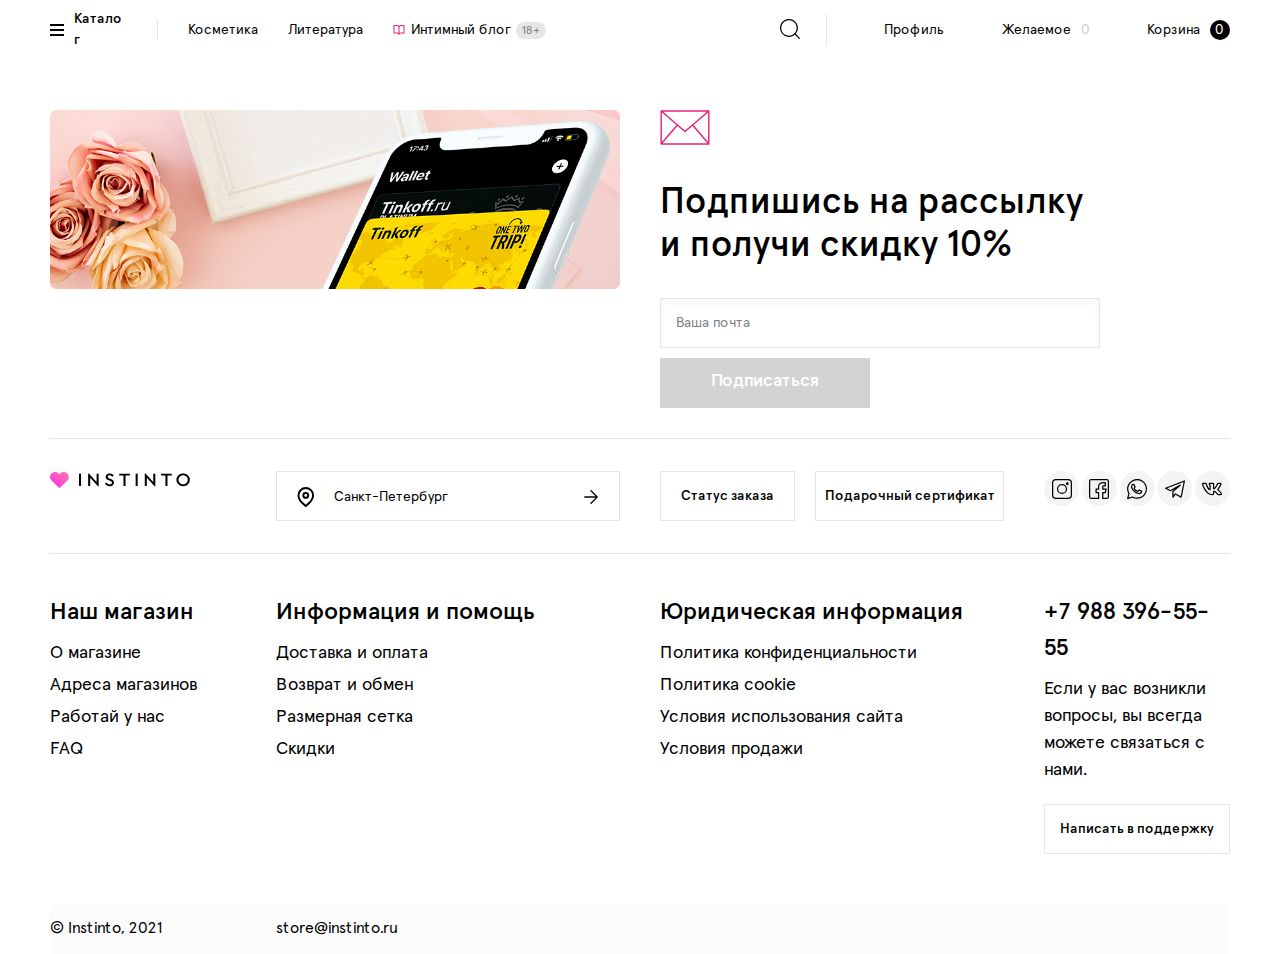
<file: test.html>
<!DOCTYPE html>
<html class="page  no-js" lang="ru">

<head>
  <meta charset="utf-8">
  <meta name="viewport" content="width=device-width, initial-scale=1">
  <meta name="format-detection" content="telephone=no">
  <meta name="format-detection" content="date=no">
  <meta name="format-detection" content="address=no">
  <meta name="format-detection" content="email=no">
  <meta content="notranslate" name="google">
  <link rel="apple-touch-icon" sizes="180x180" href="/img/favicon/apple-touch-icon.png">
  <link rel="icon" type="image/png" sizes="32x32" href="/img/favicon/favicon-32x32.png">
  <link rel="icon" type="image/png" sizes="16x16" href="/img/favicon/favicon-16x16.png">
  <link rel="manifest" href="/img/favicon/site.webmanifest">
  <link rel="mask-icon" href="/img/favicon/safari-pinned-tab.svg" color="#5bbad5">
  <meta name="msapplication-TileColor" content="#5bbad5">
  <meta name="theme-color" content="#000">
  <meta name="msapplication-navbutton-color" content="#000">
  <meta name="apple-mobile-web-app-status-bar-style" content="#000">
  <title>instinto</title>
  <link rel="stylesheet" href="css/style.css">
  <script>
// Браузер и ОС
document.documentElement.className = document.documentElement.className.replace('no-js', 'js');
function cth(c){document.documentElement.classList.add(c)}
'ontouchstart' in window?cth('touch'):cth('no-touch');
if(typeof InstallTrigger!=='undefined')cth('firefox');
if(/constructor/i.test(window.HTMLElement)||(function(p){return p.toString()==="[object SafariRemoteNotification]"})(!window['safari']||(typeof safari!=='undefined'&&safari.pushNotification)))cth('safari');
if(/*@cc_on!@*/false||!!document.documentMode)cth('ie');
if(!(/*@cc_on!@*/false||!!document.documentMode)&&!!window.StyleMedia)cth('edge');
if(!!window.chrome&&(!!window.chrome.webstore||!!window.chrome.runtime))cth('chrome');
if(~navigator.appVersion.indexOf("Win"))cth('windows');
if(~navigator.appVersion.indexOf("Mac"))cth('osx');
if(~['iPad','iPhone','iPod'].indexOf(navigator.platform))cth('ios');
if(~navigator.appVersion.indexOf("Linux"))cth('linux');

// Добавление 1vh (использование: height: 100vh; height: calc(var(--vh, 1vh) * 100);) для фикса 100vh на мобилках
let vh = window.innerHeight * 0.01;
document.documentElement.style.setProperty('--vh', `${vh}px`);
window.addEventListener('resize', () => {
  let vh = window.innerHeight * 0.01;
  document.documentElement.style.setProperty('--vh', `${vh}px`);
});

// Добавление css-scroll-size для борьбы с проблемами скроллируемых блоков
document.addEventListener("DOMContentLoaded", () => {
  const outer = document.createElement('div');
  const inner = document.createElement('div');
  outer.style.overflow = 'scroll';
  outer.classList.add('scrollbar');
  document.body.appendChild(outer);
  outer.appendChild(inner);
  const scrollbarSize = outer.offsetWidth - inner.offsetWidth;
  document.body.removeChild(outer);
  document.documentElement.style.setProperty('--css-scroll-size', `${scrollbarSize}px`);
});
</script>
</head>

<body><noscript>У вас отключен JavaScript. Это пугает.</noscript>
  <header class="page-header" role="banner">
    <div class="page-header__inner--padding">
      <div class="header-container">
        <div class="burger__container"><a class="burger" role="button" data-target-id="header-catalog" data-target-class-toggle="header-catalog--open">
            <div class="burger__inner">
              <div class="burger__caption">Каталог</div>
              <div class="burger__icon"></div>
            </div>
          </a></div>
        <div class="header-container__line"></div>
        <div class="header-container__inner">
          <div class="header-nav-menu"><a class="header-nav-menu__inner" href="catalog.html">Косметика</a><a class="header-nav-menu__inner" href="catalog.html">Литература</a><a class="header-nav-menu__inner" href="blog.html"><svg width="12" height="12">
                <use xlink:href="img/sprite.svg#icon-book"></use>
              </svg><span>Интимный блог</span>
              <div class="header-nav-menu__blog-age">18+</div></a></div><a class="logo  logo--header" href="index.html"><img class="logo__icon" src="img/logo-icon.svg" alt="Logo icon"><img class="logo__text" src="img/logo-text.svg" alt="logo text"></a>
          <div class="header-icons"><a class="search" role="button" data-target-id="header-search" data-target-class-toggle="header-search--open">
              <div class="search__inner"><svg class="search__icon">
                  <use xlink:href="img/sprite.svg#icon-search"></use>
                </svg></div>
            </a><a class="header-icons__inner" data-toggle="modal" data-target="#modal-sign-up" href="#">
              <div class="header-icons__text-sub-icon">Профиль</div><svg class="header-icons__icon header-icons__icon--hide" width="20" height="20">
                <use xlink:href="img/sprite.svg#icon-person"></use>
              </svg>
            </a><a class="header-icons__inner" href="desired.html">
              <div class="header-icons__text-sub-icon">Желаемое<div id="count-favorites"><span>0</span></div>
              </div><img class="header-icons__icon header-icons__icon--hide" src="img/logo-icon.svg" alt="Logo icon">
            </a><a class="header-icons__inner" href="cart.html">
              <div class="header-icons__text-sub-icon">Корзина<div id="count-basket"><span>0</span></div>
              </div><svg class="header-icons__icon header-icons__icon--hide" width="20" height="20">
                <use xlink:href="img/sprite.svg#icon-basket"></use>
              </svg>
            </a></div>
        </div>
      </div>
    </div>
    <div class="page-header__inner">
      <div class="header-search" id="header-search">
        <div class="header-search__inner">
          <div class="search-panel" id="search-panel">
            <form>
              <div class="search-panel__inner"><label class="field-text  field-text--material"><span class="field-text__input-wrap"><input class="field-text__input" type="text" value="" name="comment" placeholder="Введите слово для поиска"/></span></label><button class="btn  btn--blank btn--md btn--icon" type="submit">Искать<svg class="btn__icon">
                    <use xlink:href="img/sprite.svg#icon-arrow-right"></use>
                  </svg></button></div>
            </form>
          </div>
          <div class="search-panel-dropdown">
            <div class="search-panel-dropdown__inner">
              <div class="search-panel-dropdown__body"><a href="#">
                  <div class="search-panel-dropdown-item">
                    <div class="search-panel-dropdown-item__image"><img src="img/img1.png" alt="альт" /></div>
                    <div class="search-panel-dropdown-item__text">
                      <div class="search-panel-dropdown-item__title">Комплект белья obsessive</div>
                      <div class="search-panel-dropdown-item__price">4 943 ₽</div>
                    </div>
                  </div>
                </a><a href="#">
                  <div class="search-panel-dropdown-item">
                    <div class="search-panel-dropdown-item__image"><img src="img/img1.png" alt="альт" /></div>
                    <div class="search-panel-dropdown-item__text">
                      <div class="search-panel-dropdown-item__title">Комплект белья obsessive</div>
                      <div class="search-panel-dropdown-item__price">4 943 ₽</div>
                    </div>
                  </div>
                </a><a href="#">
                  <div class="search-panel-dropdown-item">
                    <div class="search-panel-dropdown-item__image"><img src="img/img1.png" alt="альт" /></div>
                    <div class="search-panel-dropdown-item__text">
                      <div class="search-panel-dropdown-item__title">Комплект белья obsessive</div>
                      <div class="search-panel-dropdown-item__price">4 943 ₽</div>
                    </div>
                  </div>
                </a></div>
              <div class="search-panel-dropdown__footer">
                <div class="search-panel-dropdown__footer-text">Всего <b>182</b> результата</div><a class="search-panel-dropdown__footer-link" href="#">Смотреть все</a><svg>
                  <use xlink:href="img/sprite.svg#icon-arrow-right"></use>
                </svg>
              </div>
            </div>
          </div>
        </div>
      </div>
    </div>
    <div class="page-header__inner">
      <div class="header-catalog" id="header-catalog">
        <div class="header-catalog__inner">
          <div class="header-catalog__wrap">
            <div class="header-catalog__group">
              <div class="header-catalog__group-title"><a href="#">Название группы категорий</a></div>
              <div class="header-catalog__item-wrap">
                <div class="header-catalog__item"><a href="#">Название категории</a></div>
                <div class="header-catalog__item"><a href="#">Название категории</a></div>
                <div class="header-catalog__item"><a href="#">Название категории</a></div>
                <div class="header-catalog__item"><a href="#">Название категории</a></div>
                <div class="header-catalog__item"><a href="#">Название категории</a></div>
                <div class="header-catalog__item"><a href="#">Название категории</a></div>
              </div>
            </div>
            <div class="header-catalog__group">
              <div class="header-catalog__group-title"><a href="#">Название группы категорий</a></div>
              <div class="header-catalog__item-wrap">
                <div class="header-catalog__item"><a href="#">Название категории</a></div>
                <div class="header-catalog__item"><a href="#">Название категории</a></div>
                <div class="header-catalog__item"><a href="#">Название категории</a></div>
                <div class="header-catalog__item"><a href="#">Название категории</a></div>
                <div class="header-catalog__item"><a href="#">Название категории</a></div>
                <div class="header-catalog__item"><a href="#">Название категории</a></div>
              </div>
            </div>
            <div class="header-catalog__group">
              <div class="header-catalog__group-title"><a href="#">Название группы категорий</a></div>
              <div class="header-catalog__item-wrap">
                <div class="header-catalog__item"><a href="#">Название категории</a></div>
                <div class="header-catalog__item"><a href="#">Название категории</a></div>
                <div class="header-catalog__item"><a href="#">Название категории</a></div>
                <div class="header-catalog__item"><a href="#">Название категории</a></div>
                <div class="header-catalog__item"><a href="#">Название категории</a></div>
                <div class="header-catalog__item"><a href="#">Название категории</a></div>
              </div>
            </div>
            <div class="header-catalog__group">
              <div class="header-catalog__group-title"><a href="#">Название группы категорий</a></div>
              <div class="header-catalog__item-wrap">
                <div class="header-catalog__item"><a href="#">Название категории</a></div>
                <div class="header-catalog__item"><a href="#">Название категории</a></div>
                <div class="header-catalog__item"><a href="#">Название категории</a></div>
                <div class="header-catalog__item"><a href="#">Название категории</a></div>
                <div class="header-catalog__item"><a href="#">Название категории</a></div>
                <div class="header-catalog__item"><a href="#">Название категории</a></div>
              </div>
            </div>
          </div>
          <div class="header-catalog__news"><img src="img/preview-item-img.jpg" alt="актуальные новости">
            <div class="header-catalog__news-title"><a>Как использование стимуляторов влияет на интимную жизнь?</a></div><a class="header-catalog__news-link" href="#">подробнее<svg width="16px" height="16px">
                <use xlink:href="img/sprite.svg#icon-arrow-right"></use>
              </svg></a>
          </div>
        </div>
      </div>
    </div>
  </header>
  <footer class="page-footer" role="contentinfo">
    <div class="content__container">
      <div class="page-footer__inner page-footer__inner--carusel">
        <div class="content-block  content-block--large">
          <div class="content-block__inner">
            <div class="content-block__wrap-mob"><a><img src="img/Rectangle 99.png" alt="discount"></a></div>
          </div>
        </div>
        <div class="content-block  content-block--large">
          <div class="content-block__inner">
            <div class="content-block__wrap-mob">
              <div class="subscribe">
                <div class="subscribe__inner"><svg width="50px" height="35px">
                    <use xlink:href="img/sprite.svg#icon-mail"></use>
                  </svg>
                  <h3 class="content-block__title">Подпишись на рассылку и получи скидку 10%</h3>
                  <form class="form  form--subscribe"><label class="field-text"><span class="field-text__input-wrap"><input class="field-text__input" type="text" placeholder="Ваша почта"/></span></label>
                    <div class="field-actions"><button class="btn  btn--default" type="submit">Подписаться</button></div>
                  </form>
                </div>
              </div>
            </div>
          </div>
        </div>
      </div>
      <div class="page-footer__inner page-footer__inner--border">
        <div class="content-block  content-block--al-center">
          <div class="content-block__inner">
            <div class="content-block__wrap-mob"><a class="logo" href="index.html"><img class="logo__icon" src="img/logo-icon.svg" alt="Logo icon"><img class="logo__text" src="img/logo-text.svg" alt="logo text"></a></div>
          </div>
        </div>
        <div class="content-block">
          <div class="content-block__inner">
            <div class="content-block__wrap-mob">
              <div class="locality">
                <div class="locality__inner"><svg>
                    <use xlink:href="img/sprite.svg#icon-map-pin"></use>
                  </svg>
                  <div class="locality__town"><span>Санкт-Петербург</span><svg>
                      <use xlink:href="img/sprite.svg#icon-arrow-right"></use>
                    </svg></div>
                </div>
              </div>
            </div>
          </div>
        </div>
        <div class="content-block">
          <div class="content-block__inner">
            <div class="content-block__wrap-mob">
              <div class="page-footer__btn"><a class="btn  btn--white btn--small-text" href="#">Статус заказа</a><a class="btn  btn--white btn--small-text" href="certificate.html">Подарочный сертификат</a></div>
            </div>
          </div>
        </div>
        <div class="content-block  content-block--al-center">
          <div class="content-block__inner">
            <div class="content-block__wrap-mob">
              <div class="page-footer__social"><a htef="#">
                  <div class="page-footer__social-item"><svg>
                      <use xlink:href="img/sprite.svg#icon-instagram"></use>
                    </svg></div>
                </a><a htef="#">
                  <div class="page-footer__social-item"><svg>
                      <use xlink:href="img/sprite.svg#icon-facebook"></use>
                    </svg></div>
                </a><a htef="#">
                  <div class="page-footer__social-item"><svg>
                      <use xlink:href="img/sprite.svg#icon-whatsapp"></use>
                    </svg></div>
                </a><a htef="#">
                  <div class="page-footer__social-item"><svg>
                      <use xlink:href="img/sprite.svg#icon-telegram"></use>
                    </svg></div>
                </a><a htef="#">
                  <div class="page-footer__social-item"><svg>
                      <use xlink:href="img/sprite.svg#icon-vk"></use>
                    </svg></div>
                </a></div>
            </div>
          </div>
        </div>
      </div>
      <div class="page-footer__inner">
        <div class="content-block">
          <div class="content-block__inner">
            <div class="content-block__wrap-mob">
              <div class="header-catalog__group">
                <div class="header-catalog__group-title"><a>Наш магазин</a></div>
                <div class="header-catalog__item-wrap">
                  <div class="header-catalog__item"><a>О магазине</a></div>
                  <div class="header-catalog__item"><a>Адреса магазинов</a></div>
                  <div class="header-catalog__item"><a>Работай у нас</a></div>
                  <div class="header-catalog__item"><a>FAQ</a></div>
                </div>
              </div>
            </div>
          </div>
        </div>
        <div class="content-block">
          <div class="content-block__inner">
            <div class="content-block__wrap-mob">
              <div class="header-catalog__group">
                <div class="header-catalog__group-title"><a>Информация и помощь</a></div>
                <div class="header-catalog__item-wrap">
                  <div class="header-catalog__item"><a>Доставка и оплата</a></div>
                  <div class="header-catalog__item"><a>Возврат и обмен</a></div>
                  <div class="header-catalog__item"><a>Размерная сетка</a></div>
                  <div class="header-catalog__item"><a>Скидки</a></div>
                </div>
              </div>
            </div>
          </div>
        </div>
        <div class="content-block">
          <div class="content-block__inner">
            <div class="content-block__wrap-mob">
              <div class="header-catalog__group">
                <div class="header-catalog__group-title"><a>Юридическая информация</a></div>
                <div class="header-catalog__item-wrap">
                  <div class="header-catalog__item"><a>Политика конфиденциальности</a></div>
                  <div class="header-catalog__item"><a>Политика cookie</a></div>
                  <div class="header-catalog__item"><a>Условия использования сайта</a></div>
                  <div class="header-catalog__item"><a>Условия продажи</a></div>
                </div>
              </div>
            </div>
          </div>
        </div>
        <div class="content-block">
          <div class="content-block__inner">
            <div class="content-block__wrap-mob">
              <div class="header-catalog__group">
                <div class="header-catalog__group-title"><a>+7 988 396-55-55</a></div>
                <div class="header-catalog__item-wrap">
                  <div class="header-catalog__item"><a>Если у вас возникли вопросы, вы всегда можете связаться с нами.</a></div>
                </div><a class="btn  btn--white btn--small-text" href="#">Написать в поддержку</a>
              </div>
            </div>
          </div>
        </div>
      </div>
      <div class="page-footer__inner page-footer__inner--bg-gray">
        <div class="content-block">
          <div class="content-block__inner">
            <div class="content-block__wrap-mob">© Instinto, 2021</div>
          </div>
        </div>
        <div class="content-block">
          <div class="content-block__inner">
            <div class="content-block__wrap-mob">store@instinto.ru</div>
          </div>
        </div>
      </div>
    </div>
  </footer>
  <div class="modals">
    <div class="modal" id="modal-size-table-anais" tabindex="-1" role="dialog">
      <div class="modal__dialog" role="document">
        <div class="modal__content">
          <div class="modal__header"><span class="close modal__close" data-dismiss="modal" aria-label="Закрыть"><span></span></span>
            <div class="modal__title">Anais</div>
          </div>
          <div class="modal__body modal__body--table">
            <h5>Соответсвие размеров чаши</h5>
            <div class="modal__table-container">
              <table>
                <tr>
                  <th>Под грудью</th>
                  <th>Размер</th>
                  <th class="modal__th">Чаша <br> A</th>
                  <th>Чаша <br> B</th>
                  <th>Чаша <br> C</th>
                  <th>Чаша <br> D</th>
                  <th>Чаша <br> E</th>
                  <th>Чаша <br> F</th>
                  <th>Чаша <br> G</th>
                  <th>Чаша <br> H</th>
                  <th>Чаша <br> I</th>
                  <th>Чаша <br> J</th>
                  <th>Чаша <br> K</th>
                </tr>
                <tr>
                  <td>63-67</td>
                  <td>65</td>
                  <td>77-79</td>
                  <td>79-81</td>
                  <td>81-83</td>
                  <td>83-85</td>
                  <td>85-87</td>
                  <td>87-89</td>
                  <td>89-91</td>
                  <td>91-93</td>
                  <td>93-95</td>
                  <td>95-97</td>
                  <td>97-99</td>
                </tr>
                <tr>
                  <td>63-67</td>
                  <td>65</td>
                  <td>77-79</td>
                  <td>79-81</td>
                  <td>81-83</td>
                  <td>83-85</td>
                  <td>85-87</td>
                  <td>87-89</td>
                  <td>89-91</td>
                  <td>91-93</td>
                  <td>93-95</td>
                  <td>95-97</td>
                  <td>97-99</td>
                </tr>
                <tr>
                  <td>63-67</td>
                  <td>65</td>
                  <td>77-79</td>
                  <td>79-81</td>
                  <td>81-83</td>
                  <td>83-85</td>
                  <td>85-87</td>
                  <td>87-89</td>
                  <td>89-91</td>
                  <td>91-93</td>
                  <td>93-95</td>
                  <td>95-97</td>
                  <td>97-99</td>
                </tr>
                <tr>
                  <td>63-67</td>
                  <td>65</td>
                  <td>77-79</td>
                  <td>79-81</td>
                  <td>81-83</td>
                  <td>83-85</td>
                  <td>85-87</td>
                  <td>87-89</td>
                  <td>89-91</td>
                  <td>91-93</td>
                  <td>93-95</td>
                  <td>95-97</td>
                  <td>97-99</td>
                </tr>
                <tr>
                  <td>63-67</td>
                  <td>65</td>
                  <td>77-79</td>
                  <td>79-81</td>
                  <td>81-83</td>
                  <td>83-85</td>
                  <td>85-87</td>
                  <td>87-89</td>
                  <td>89-91</td>
                  <td>91-93</td>
                  <td>93-95</td>
                  <td>95-97</td>
                  <td>97-99</td>
                </tr>
                <tr>
                  <td>63-67</td>
                  <td>65</td>
                  <td>77-79</td>
                  <td>79-81</td>
                  <td>81-83</td>
                  <td>83-85</td>
                  <td>85-87</td>
                  <td>87-89</td>
                  <td>89-91</td>
                  <td>91-93</td>
                  <td>93-95</td>
                  <td>95-97</td>
                  <td>97-99</td>
                </tr>
                <tr>
                  <td>63-67</td>
                  <td>65</td>
                  <td>77-79</td>
                  <td>79-81</td>
                  <td>81-83</td>
                  <td>83-85</td>
                  <td>85-87</td>
                  <td>87-89</td>
                  <td>89-91</td>
                  <td>91-93</td>
                  <td>93-95</td>
                  <td>95-97</td>
                  <td>97-99</td>
                </tr>
                <tr>
                  <td>63-67</td>
                  <td>65</td>
                  <td>77-79</td>
                  <td>79-81</td>
                  <td>81-83</td>
                  <td>83-85</td>
                  <td>85-87</td>
                  <td>87-89</td>
                  <td>89-91</td>
                  <td>91-93</td>
                  <td>93-95</td>
                  <td>95-97</td>
                  <td>97-99</td>
                </tr>
                <tr>
                  <td>63-67</td>
                  <td>65</td>
                  <td>77-79</td>
                  <td>79-81</td>
                  <td>81-83</td>
                  <td>83-85</td>
                  <td>85-87</td>
                  <td>87-89</td>
                  <td>89-91</td>
                  <td>91-93</td>
                  <td>93-95</td>
                  <td>95-97</td>
                  <td>97-99</td>
                </tr>
              </table>
            </div>
          </div>
          <div class="modal__footer modal__footer--table"><button class="btn  btn--white" type="button" data-dismiss="modal">Закрыть</button></div>
        </div>
      </div>
    </div>
    <div class="modal" id="modal-log-in" tabindex="-1" role="dialog">
      <div class="modal__dialog" role="document">
        <div class="modal__content">
          <div class="modal__header"><span class="close modal__close" data-dismiss="modal" aria-label="Закрыть"><span></span></span>
            <div class="modal__title">Войти в профиль</div>
          </div>
          <div class="modal__body">
            <p>У вас нет профиля?&emsp;<a class="modal__ankor" data-toggle="modal" data-target="#modal-sign-up" data-dismiss="modal" href="#">Зарегистрируйтесь</a></p>
            <form name="logIn"><label class="field-text"><span class="field-text__input-wrap"><input class="field-text__input" type="text" placeholder="yourmail@mail.ru"/></span></label><label class="field-text"><span class="field-text__input-wrap"><input class="field-text__input" type="text" placeholder="password"/></span></label>
              <div class="field-checkbox">
                <div class="field-checkbox__input-wrap  field-checkbox__input-wrap--square"><label class="field-checkbox__name"><input class="field-checkbox__input" type="checkbox" name="rememberMe" /><span class="field-checkbox__name-text">Запомнить меня</span></label></div>
              </div>
            </form>
          </div>
          <div class="modal__footer modal__footer--two-buttons"><a class="btn  btn--accent" href="profile.html">Войти</a><a class="btn  btn--white" data-toggle="modal" data-target="#modal-remind-password" data-dismiss="modal" href="#">Забыл пароль</a></div>
        </div>
      </div>
    </div>
    <div class="modal" id="modal-sign-up" tabindex="-1" role="dialog">
      <div class="modal__dialog" role="document">
        <div class="modal__content">
          <div class="modal__header"><span class="close modal__close" data-dismiss="modal" aria-label="Закрыть"><span></span></span>
            <div class="modal__title">Регистрация</div>
          </div>
          <div class="modal__body">
            <p>Уже покупали у нас раньше?&emsp;<a class="modal__ankor" data-toggle="modal" data-target="#modal-log-in" data-dismiss="modal" href="#">Войти в профиль</a></p>
            <form name="signUp">
              <div class="modal__main-text">Ваш email</div><label class="field-text"><span class="field-text__input-wrap"><input class="field-text__input" type="text" placeholder="yourmail@mail.ru"/></span></label>
              <div class="modal__main-text">Придумайте пароль</div><label class="field-text"><span class="field-text__input-wrap"><input class="field-text__input" type="text" placeholder="password"/></span></label>
              <div class="modal__main-text">Повторите пароль</div><label class="field-text"><span class="field-text__input-wrap"><input class="field-text__input" type="text" placeholder="password"/></span></label>
              <div class="modal__main-text">Как вас зовут?</div><label class="field-text"><span class="field-text__input-wrap"><input class="field-text__input" type="text" placeholder="Имя"/></span></label>
            </form>
          </div>
          <div class="modal__footer"><a class="btn  btn--accent" href="profile.html">Зарегистрироваться</a>
            <div class="field-checkbox">
              <div class="field-checkbox__input-wrap  field-checkbox__input-wrap--square"><label class="field-checkbox__name"><input class="field-checkbox__input" type="checkbox" name="rememberMe" /><span class="field-checkbox__name-text">Запомнить меня</span></label></div>
            </div>
            <p class="modal__info-text">Нажимая кнопку «Продолжить», вы соглашаетесь с <a class='modal__ankor' href='#'>офертой</a> и <a class='modal__ankor' href='#'>политикой конфиденциальности</a></p>
          </div>
        </div>
      </div>
    </div>
    <div class="modal" id="modal-remind-password" tabindex="-1" role="dialog">
      <div class="modal__dialog" role="document">
        <div class="modal__content">
          <div class="modal__header"><span class="close modal__close" data-dismiss="modal" aria-label="Закрыть"><span></span></span>
            <div class="modal__title">Напомнить пароль</div>
          </div>
          <div class="modal__body">
            <p>У вас нет профиля?<a class="modal__ankor" data-toggle="modal" data-target="#modal-sign-up" data-dismiss="modal" href="#"> Зарегистрируйтесь</a></p>
            <form name="remindPassword">
              <div class="modal__main-text">Укажите свою почту, чтобы мы выслали вам проверочный код</div><label class="field-text"><span class="field-text__input-wrap"><input class="field-text__input" type="text" placeholder="yourmail@mail.ru"/></span></label>
            </form>
          </div>
          <div class="modal__footer modal__footer--two-buttons"><a class="btn  btn--accent" data-toggle="modal" data-target="#modal-remind-password-sucсess" data-dismiss="modal" href="#">Отправить</a><a class="btn  btn--white" data-toggle="modal" data-target="#modal-log-in" data-dismiss="modal" href="#">Войти</a></div>
        </div>
      </div>
    </div>
    <div class="modal" id="modal-remind-password-sucсess" tabindex="-1" role="dialog">
      <div class="modal__dialog" role="document">
        <div class="modal__content">
          <div class="modal__header"><span class="close modal__close" data-dismiss="modal" aria-label="Закрыть"><span></span></span>
            <div class="modal__title">Пароль отправлен</div>
          </div>
          <div class="modal__body">
            <div class="modal__main-text">Вам на почту пришло письмо с ссылкой на восстановление пароля. Удачи =)</div>
          </div>
          <div class="modal__footer"><button class="btn  btn--accent" data-dismiss="modal">Отлично</button></div>
        </div>
      </div>
    </div>
  </div>
  <script src="js/bundle.js"></script>

</body>

</html>
</file>
<file: css/style.css>
@charset "UTF-8";
/*!*
 * ВНИМАНИЕ! Этот файл генерируется автоматически.
 * Любые изменения этого файла будут потеряны при следующей компиляции.
 * Любое изменение проекта без возможности компиляции ДОЛЬШЕ И ДОРОЖЕ в 2-5 раз.
 */
.also-like{display:-ms-grid;display:grid;padding:0;background-color:#fbfbfb}.also-like__inner{display:-ms-grid;display:grid;grid-column-gap:40px;width:100%}.also-like__img-container{display:-ms-grid;display:grid;-ms-grid-columns:1fr 1fr;grid-template-columns:1fr 1fr;grid-column-gap:10px}.also-like__img{text-align:center;margin-bottom:20px}.also-like__img p{font-size:12px;margin:0}.also-like__img span{font-size:18px;font-weight:500}.breadcrumbs{list-style:none;margin:0;margin-top:20px;margin-left:10px;padding:0;font-size:14px;color:gray}.breadcrumbs a{color:#e72378;text-decoration:none}.breadcrumbs a:hover,.breadcrumbs a:focus{color:#e72378;text-decoration:none}.breadcrumbs__item{display:inline-block;margin-right:.6em;white-space:nowrap}.breadcrumbs__item:not(:last-child):after{content:'/';display:inline-block;margin-left:.8em;color:gray}.btn{-webkit-box-sizing:border-box;box-sizing:border-box;display:-webkit-box;display:-ms-flexbox;display:flex;-webkit-box-align:center;-ms-flex-align:center;align-items:center;-webkit-box-pack:center;-ms-flex-pack:center;justify-content:center;width:100%;height:50px;margin:0;padding-bottom:5px;border:0;border-radius:none;vertical-align:middle;white-space:nowrap;text-overflow:ellipsis;-webkit-user-select:none;-moz-user-select:none;-ms-user-select:none;user-select:none;text-align:center;font-size:18px;font-family:inherit;line-height:1.5;text-decoration:none;text-transform:none;color:#1a1a1a;background-color:#fff;background-image:none;cursor:pointer;overflow:hidden;font-weight:500}.btn:hover,.btn:focus{text-decoration:none;color:#1a1a1a;background-color:#ccc}.btn:active,.btn:focus{outline:0;-webkit-box-shadow:0 0 0 2px rgba(0,0,0,.7);box-shadow:0 0 0 2px rgba(0,0,0,.7)}.btn__icon{display:-webkit-inline-box;display:-ms-inline-flexbox;display:inline-flex;-ms-flex-item-align:center;-ms-grid-row-align:center;align-self:center;width:12px;height:12px;margin-top:-2px;margin-left:10px}.btn--disabled,.btn:disabled{opacity:.7;cursor:not-allowed;color:#1a1a1a;background-color:#e6e6e6}a.btn--disabled{pointer-events:none}.btn--main{color:#fff;background-color:#000;width:290px}.btn--main:hover,.btn--main:focus{color:#fff;background-color:#000}.btn--main--disabled,.btn--main:disabled{color:#fff;background-color:#000}.btn--accent{color:#fff;background-color:#e72378}.btn--accent:hover,.btn--accent:focus{color:#fff;background-color:#c21560}.btn--accent--disabled,.btn--accent:disabled{color:#fff;background-color:#e72378}.btn--default{color:#fff;background-color:#d3d3d3;max-width:210px}.btn--default:hover,.btn--default:focus{color:#fff;background-color:#666}.btn--default--disabled,.btn--default:disabled{color:#fff;background-color:#d3d3d3}.btn--white{color:#000;background-color:#fff;border:1px solid #e6e6e6}.btn--black{color:#fff;background-color:#000}.btn--blank{background-color:transparent;border:0}.btn--block{display:block;width:100%}.btn--md{min-height:50px}.btn--icon{display:-webkit-box;display:-ms-flexbox;display:flex;width:130px}.btn--small-text{font-size:14px;padding-bottom:0}.btn--m-t{margin-top:30px}.burger{display:-webkit-box;display:-ms-flexbox;display:flex;-webkit-box-align:center;-ms-flex-align:center;align-items:center;-ms-flex-item-align:center;-ms-grid-row-align:center;align-self:center;position:relative;z-index:1;height:100%;border:0;background:0 0;-webkit-user-select:none;-moz-user-select:none;-ms-user-select:none;user-select:none;cursor:pointer;font-size:.75em;font-weight:500;outline:0;padding-left:24px;color:#000}.burger:hover,.burger:focus{text-decoration:none;color:#1a1a1a}.burger__container{height:45px;padding-left:10px}.burger__container--active{background:#000}.burger__container--active .burger__inner{color:#fff}.burger__inner{display:-webkit-box;display:-ms-flexbox;display:flex;-webkit-box-align:center;-ms-flex-align:center;align-items:center}.burger__caption{display:none;-ms-flex-item-align:center;-ms-grid-row-align:center;align-self:center}.burger__icon{display:inline-block;position:absolute;left:0;width:14px;height:1.5px;vertical-align:middle;font-size:0;color:transparent;background:#000;-webkit-transition:background .3s .3s;transition:background .3s .3s}.burger__icon:before,.burger__icon:after{content:'';position:absolute;left:0;width:100%;height:1.5px;background:#000;-webkit-transform-origin:50% 50%;transform-origin:50% 50%;-webkit-transition:top .3s .3s,-webkit-transform .3s;transition:top .3s .3s,-webkit-transform .3s;transition:top .3s .3s,transform .3s;transition:top .3s .3s,transform .3s,-webkit-transform .3s}.burger__icon:before{top:-5px}.burger__icon:after{top:5px}.burger--close .burger__icon{-webkit-transition:background .3s 0s;transition:background .3s 0s;background:0 0}.burger--close .burger__icon:before,.burger--close .burger__icon:after{top:0;background:#fff;-webkit-transition:top .3s,-webkit-transform .3s .3s;transition:top .3s,-webkit-transform .3s .3s;transition:top .3s,transform .3s .3s;transition:top .3s,transform .3s .3s,-webkit-transform .3s .3s}.burger--close .burger__icon:before{-webkit-transform:rotate3d(0,0,1,45deg);transform:rotate3d(0,0,1,45deg)}.burger--close .burger__icon:after{-webkit-transform:rotate3d(0,0,1,-45deg);transform:rotate3d(0,0,1,-45deg)}.cart{display:-ms-grid;display:grid}.cart__select{width:100%}.cart__title{margin-top:30px;margin-bottom:10px;padding:0 20px}.cart__title span{font-weight:400}.cart__title h3{font-size:26px}.cart__title-info{color:gray}.cart__local{padding:0 20px}.cart__name-group{padding:0 20px;margin-top:30px;margin-bottom:10px;font-size:24px}.cart__field-title{font-size:18px}.cart__card-wrapper{display:-ms-grid;display:grid;-ms-grid-columns:.7fr .3fr;grid-template-columns:.7fr .3fr;grid-column-gap:10px;position:relative;margin-bottom:20px;border-top:none}.cart__checkout-wrap{display:-ms-grid;display:grid;grid-row-gap:20px;margin-top:10px;padding:0 20px}.cart__card{display:-ms-grid;display:grid;-ms-grid-columns:85px 1fr;grid-template-columns:85px 1fr;grid-column-gap:10px}.cart__card-img{width:100%}.cart__card-img img{width:100%}.cart__card-info{display:-webkit-box;display:-ms-flexbox;display:flex;-webkit-box-orient:vertical;-webkit-box-direction:normal;-ms-flex-direction:column;flex-direction:column}.cart__card-price{font-size:18px;font-weight:500}.cart__card-price-actual{white-space:nowrap}.cart__card-name{font-size:12px}.cart__card-action{display:-webkit-box;display:-ms-flexbox;display:flex;-webkit-box-align:center;-ms-flex-align:center;align-items:center;-webkit-box-pack:justify;-ms-flex-pack:justify;justify-content:space-between;padding-right:10px;font-size:14px;color:#e72378}.cart__card-action:hover{color:#c82e71}.cart .like{display:none}.cart__card-delete{display:-webkit-box;display:-ms-flexbox;display:flex;-ms-flex-wrap:nowrap;flex-wrap:nowrap;-webkit-box-align:center;-ms-flex-align:center;align-items:center;position:absolute;top:0;right:0;width:18px}.cart__card-delete-text{display:none}.cart__card-close{position:relative;width:22px;height:22px;margin-right:0}.cart__card-close:before,.cart__card-close:after{content:' ';position:absolute;left:5px;width:1.5px;height:22px;background-color:#000}.cart__card-close:before{-webkit-transform:rotate(45deg);transform:rotate(45deg)}.cart__card-close:after{-webkit-transform:rotate(-45deg);transform:rotate(-45deg)}.cart__card-select{display:-ms-grid;display:grid;-ms-grid-columns:1fr;grid-template-columns:1fr;grid-column-gap:20px;grid-row-gap:10px;-ms-grid-row-align:center;align-self:center;margin-top:30px}.cart .select{height:40px;padding-right:5px}.cart .select select{padding-left:10px}.cart__info{display:-ms-grid;display:grid;align-self:flex-start;grid-column-gap:20px}.cart__empty{height:0}.cart-success{max-width:980px}.cart-success h2{margin-bottom:20px;font-size:32px;font-weight:400;color:#74d266}.cart-success__container{display:-webkit-box;display:-ms-flexbox;display:flex;-webkit-box-pack:center;-ms-flex-pack:center;justify-content:center;width:100%;margin:5% 0}.cart-success__caption{margin:0 20px;font-size:32px;line-height:1}.cart-success__info{max-width:600px;margin-top:50px;background-color:#fbfbfb}.cart-success__text-wrap{display:-ms-grid;display:grid;font-size:18px}.cart-success__text{padding:30px 50px}.cart-success__text:first-child{border-bottom:1px solid #e6e6e6}.cart-success__text-inner{display:-ms-grid;display:grid;-ms-grid-columns:1fr 1fr;grid-template-columns:1fr 1fr;padding:15px 0}.cart-success__text-inner:first-child{border-bottom:1px solid #e6e6e6}.cart-success__btn-wrap{display:-ms-grid;display:grid}.cart-success__btn{padding:50px;padding-top:0}.cart-success__btn:first-child{padding-bottom:20px}.categories-list{display:-webkit-box;display:-ms-flexbox;display:flex;margin-bottom:20px}.categories-list__wrap{display:inline}.categories-list__wrap li{display:inline;margin-right:30px;font-weight:500}.categories-list__wrap a{white-space:nowrap}.categories-list__active{color:#e72378}.certificate{position:relative;width:100%;max-height:400px;overflow:hidden;margin-bottom:40px}.certificate img{width:100%}.certificate__wrap{position:absolute;bottom:0;left:0;right:0;padding:50px}.certificate__info{padding:20px;background-color:#fff;border-top:6px solid #e72378}.certificate__price{font-size:36px;font-weight:500}.certificate__text{font-size:14px}.certificate__btn{margin-top:10px}.choose-block{position:relative;width:100%;border:1px solid rgba(0,0,0,.1);padding:15px;cursor:pointer}.choose-block__title{display:-webkit-box;display:-ms-flexbox;display:flex;-webkit-box-pack:justify;-ms-flex-pack:justify;justify-content:space-between;width:100%;font-weight:500;font-size:18px}.choose-block__description{margin-top:10px;font-size:14px;color:#999}.choose-block__info{display:-webkit-box;display:-ms-flexbox;display:flex;-webkit-box-pack:justify;-ms-flex-pack:justify;justify-content:space-between;width:100%;margin-top:20px;font-size:14px}.choose-block--active{border:2px solid #e72378;color:#000}.choose-block--active .profile-info__gray-text{color:#000}.choose-block--h-50{display:-webkit-box;display:-ms-flexbox;display:flex;-webkit-box-align:center;-ms-flex-align:center;align-items:center;height:50px;margin:10px 0}.close{display:inline-block;position:relative;z-index:1;width:30px;border:0;padding:0;line-height:30px;background:0 0;-webkit-user-select:none;-moz-user-select:none;-ms-user-select:none;user-select:none;cursor:pointer}.close span{display:inline-block;position:relative;width:100%;height:1.5px;vertical-align:middle;font-size:0;color:transparent;background:0 0}.close span:before,.close span:after{content:'';position:absolute;top:0;left:0;width:100%;height:1.5px;background:#000;-webkit-transform-origin:50% 50%;transform-origin:50% 50%}.close span:before{-webkit-transform:rotate3d(0,0,1,45deg);transform:rotate3d(0,0,1,45deg)}.close span:after{-webkit-transform:rotate3d(0,0,1,-45deg);transform:rotate3d(0,0,1,-45deg)}.content__container{display:-ms-grid;display:grid;-ms-grid-columns:1fr;grid-template-columns:1fr;margin-right:0;margin-left:0}.content__main{display:-ms-grid;display:grid;width:100%}.content__inner{display:-ms-grid;display:grid;width:100%;margin-top:50px}.content__inner--header{margin-top:15px}.content__inner--catalog{padding:0 10px}.content__inner--mob-hide{display:none}.content__inner--home{margin-top:0}.content__inner--home .btn--main{margin-bottom:30px}.content__inner--close{display:none}.content__inner--product{margin-top:20px}.content__inner--none-margin{margin:0}.content-block{display:-ms-grid;display:grid;padding-right:0;padding-left:0}.content-block__inner{display:-webkit-box;display:-ms-flexbox;display:flex;-ms-flex-wrap:wrap;flex-wrap:wrap;-ms-flex-item-align:start;align-self:flex-start;-webkit-box-align:start;-ms-flex-align:start;align-items:flex-start}.content-block__text-wrapper{-webkit-box-ordinal-group:2;-ms-flex-order:1;order:1;width:100%;padding-left:10px;padding-right:10px}.content-block__wrap-mob{width:100%;padding-left:10px;padding-right:10px}.content-block__img{-webkit-box-ordinal-group:3;-ms-flex-order:2;order:2;width:100%;-o-object-fit:cover;font-family:"object-fit:cover";object-fit:cover}.content-block__stick-img{display:none}.content-block__seo-text{margin:30px 0}.content-block__title{margin:0;margin-top:30px;margin-bottom:10px;padding:0;font-size:22px;font-weight:500}.content-block__description{margin:0;margin-bottom:20px;padding:0;font-size:16px}.content-block--img{position:relative;padding:0}.content-block--main h1,.content-block--main h2{margin-top:0;margin-bottom:20px;font-size:48px;font-weight:400}.content-block--main h2{margin:30px 0;font-size:30px}.content-block--big{-ms-grid-column-span:1;grid-column:span 1}.content-block--full-width{-ms-grid-column-span:4;grid-column:span 4}.content-block--mob-hide{display:none}.content-block--pos-relative{display:none}.content-block--mob-last{-webkit-box-ordinal-group:11;-ms-flex-order:10;order:10}.content-block--mob-first{-webkit-box-ordinal-group:0;-ms-flex-order:-1;order:-1}.content-block--center .content-block__text-wrapper{display:-webkit-box;display:-ms-flexbox;display:flex;-webkit-box-orient:vertical;-webkit-box-direction:normal;-ms-flex-direction:column;flex-direction:column;-webkit-box-align:center;-ms-flex-align:center;align-items:center;text-align:center}.content-block--al-center{display:-webkit-box;display:-ms-flexbox;display:flex;-webkit-box-align:center;-ms-flex-align:center;align-items:center;width:100%}.content-block--al-center .content-block__inner{width:100%}.content-block--p-mob{padding:0 20px}.content-block--empty{height:0;margin:0;padding:0;-webkit-box-ordinal-group:101;-ms-flex-order:100;order:100}.content-wrap{display:-ms-grid;display:grid;align-self:flex-start}.content-wrap--secondary{-ms-grid-column-span:1;grid-column:span 1}.content-wrap--secondary .content-block--large{-ms-grid-column-span:1;grid-column:span 1}.content-wrap--gray{-webkit-box-ordinal-group:0;-ms-flex-order:-1;order:-1;padding:20px 50px 50px;background-color:#fbfbfb}.drop-field{display:-ms-grid;display:grid;-ms-grid-columns:1fr;grid-template-columns:1fr;-ms-grid-column-span:1;grid-column:span 1;margin-top:20px;padding:0 20px;font-size:14px;line-height:1}.drop-field__all-accept{margin:30px 20px 0}.drop-field__all-search{display:-webkit-box;display:-ms-flexbox;display:flex;-webkit-box-orient:vertical;-webkit-box-direction:normal;-ms-flex-direction:column;flex-direction:column;margin-top:-5px;margin-bottom:15px;font-size:14;color:gray}.drop-field__all-search span{font-size:24px;color:#000}.drop-field__wrap-item{position:relative;margin-top:20px;overflow:hidden}.drop-field__wrap-item--active{overflow:visible}.drop-field__title{display:-webkit-box;display:-ms-flexbox;display:flex;-webkit-box-align:center;-ms-flex-align:center;align-items:center;position:relative;width:100%;height:50px;font-weight:500;border:1px solid #ccc;background-color:#fff;padding-left:20px;padding-right:25px;cursor:pointer}.drop-field__title:after{content:'';position:absolute;top:50%;right:14px;width:6px;height:6px;border-bottom:2px solid #000;border-right:2px solid #000;-webkit-transform:translateY(-70%) rotate(45deg);transform:translateY(-70%) rotate(45deg);-webkit-transition:border-color .3s,-webkit-transform .3s;transition:border-color .3s,-webkit-transform .3s;transition:transform .3s,border-color .3s;transition:transform .3s,border-color .3s,-webkit-transform .3s}.drop-field__title--active{color:#fff;background-color:#000;border:0}.drop-field__title--active:after{border-color:#fff;-webkit-transform:translateY(-30%) rotate(225deg);transform:translateY(-30%) rotate(225deg)}.drop-field__body-wrap{z-index:20;position:absolute;top:-1000px;right:0;left:0;margin-top:20px;background-color:#fff;-webkit-box-shadow:0 0 20px rgba(0,0,0,.15);box-shadow:0 0 20px rgba(0,0,0,.15)}.drop-field__body-wrap--active{top:50px}.drop-field__body{padding:15px;padding-bottom:10px;font-weight:400}.drop-field__accept{margin-top:10px;padding:15px;border-top:1px solid #e6e6e6}.drop-field .btn--white{margin-bottom:10px;border-color:#000}.drop-field__caption{margin-bottom:10px;color:gray}.drop-field__range-input{display:-webkit-box;display:-ms-flexbox;display:flex;-webkit-box-align:center;-ms-flex-align:center;align-items:center;-webkit-box-pack:justify;-ms-flex-pack:justify;justify-content:space-between}.drop-field__line{width:15px;height:0;margin:0 5px;border-bottom:2px solid #ccc}.drop-field__option-wrap{max-height:300px;overflow-y:auto}.drop-field__option-wrap--col2{display:-ms-grid;display:grid;-ms-grid-columns:1fr 1fr;grid-template-columns:1fr 1fr;grid-column-gap:40px}.drop-field__option{display:-webkit-box;display:-ms-flexbox;display:flex;-webkit-box-align:center;-ms-flex-align:center;align-items:center;-webkit-box-pack:justify;-ms-flex-pack:justify;justify-content:space-between;width:100%;height:50px;margin-top:10px;padding:0 20px;border:1px solid #e6e6e6;cursor:pointer}.drop-field__option--active{border:1px solid #e72378}.drop-field__input{display:none}.drop-field__color{width:24px;height:24px;border-radius:50%;border:1px solid #e6e6e6;background-color:#ff3a3a}.empty{display:-webkit-box;display:-ms-flexbox;display:flex;-webkit-box-orient:vertical;-webkit-box-direction:normal;-ms-flex-direction:column;flex-direction:column;-webkit-box-align:center;-ms-flex-align:center;align-items:center;margin:50px 0;text-align:center;font-size:36px}.empty__text{max-width:880px}.empty__btn{margin-top:30px}.field-actions{display:block;margin-top:0;margin-bottom:0}.field-actions__text{display:block;margin-top:1em;margin-bottom:1em;font-size:.75em;color:gray;line-height:1.2em}.field-checkbox{display:-webkit-box;display:-ms-flexbox;display:flex;-ms-flex-item-align:start;align-self:flex-start;position:relative;margin:0}.field-checkbox__title{display:block;margin-bottom:.4em;line-height:1.5;font-weight:700}.field-checkbox__input-wrap+.field-checkbox__input-wrap{margin-top:0}.field-checkbox__input-wrap--error .field-checkbox__name-text,.field-checkbox__input-wrap--error .field-checkbox__help-text{color:#d8544f}.field-checkbox__input-wrap--square{margin-top:12px}.field-checkbox__input-wrap--square .field-checkbox__name-text{padding-left:5px}.field-checkbox__input-wrap--square .field-checkbox__name-text:before{top:3px;left:0;width:18px;height:18px;border:1px solid #000}.field-checkbox__input-wrap--square .field-checkbox__name-text:after{content:'';position:absolute;top:7px;left:4px;width:10px;height:10px;border:1px solid #000;background-color:#000;-webkit-transform:none;transform:none;-webkit-transition:none;transition:none;-webkit-box-shadow:none;box-shadow:none}.field-checkbox__input-wrap--black{position:absolute;right:0}.field-checkbox__input-wrap--black .field-checkbox__name-text:before{right:0;width:16px;height:16px;border:2px solid #e6e6e6;background:#fff;border-radius:2px}.field-checkbox__input-wrap--black .field-checkbox__name-text:after{top:8px;right:2px;width:12px;border-radius:2px;color:#fff}.field-checkbox__name{display:-webkit-box;display:-ms-flexbox;display:flex;-webkit-box-align:center;-ms-flex-align:center;align-items:center;position:relative;width:100%;height:100%;padding-left:1.5em;margin-right:.6em;font-weight:400;line-height:1.5}.field-checkbox__name-text{display:inline-block}input:disabled~.field-checkbox__name-text{cursor:not-allowed}.field-checkbox__name-text:before{content:'';position:absolute;top:5px;width:14px;height:14px;border:2px solid currentColor}.field-checkbox__input--choose:checked~.field-checkbox__name-text:before{border:0;background:#000}input:disabled~.field-checkbox__name-text:before{border-color:#999;background:#ccc}.field-checkbox__name-text:after{content:'';position:absolute;top:6px;width:14px;height:6px;opacity:0;border-left:2px solid currentColor;border-bottom:2px solid currentColor;-webkit-transform:rotate(-45deg);transform:rotate(-45deg);-webkit-transition:opacity .3s;transition:opacity .3s}input:checked~.field-checkbox__name-text:after{opacity:1}input:checked:disabled~.field-checkbox__name-text:after{border-color:#999}.field-checkbox__input{position:absolute;top:.7em;left:0;margin:0;padding:0;-webkit-transform:translateY(-50%);transform:translateY(-50%);opacity:0}.field-checkbox__input:focus,.field-checkbox__input:active{outline:0;-webkit-box-shadow:0 0 0 2px rgba(0,0,0,.7);box-shadow:0 0 0 2px rgba(0,0,0,.7)}.field-checkbox__help-text-wrap{padding-left:1.5em}.field-checkbox__help-text{display:block;padding-top:.4em;font-size:.75em;line-height:1.2em;color:gray}.field-checkbox__help-text:empty{display:none}.field-radio{display:block;position:absolute;right:0}.field-radio__title{display:block;margin-bottom:.4em;line-height:1.5;font-weight:700}.field-radio__input-wrap+.field-radio__input-wrap{margin-top:1em}.field-radio__input-wrap--error .field-radio__name-text,.field-radio__input-wrap--error .field-radio__help-text{color:#d8544f}.field-radio__name{display:inline-block;position:relative;margin-right:.6em;padding-left:1.5em;font-weight:400;line-height:1.5}.field-radio__name-text{display:inline-block}input:disabled~.field-radio__name-text{cursor:not-allowed}.field-radio__name-text:before{content:'';position:absolute;top:5px;left:0;width:16px;height:16px;border:2px solid #e6e6e6;background:#fff;border-radius:2px}.field-radio__input:checked~.field-radio__name-text:before{border:0;background:#000}input:focus~.field-radio__name-text:before{outline:0;-webkit-box-shadow:0 0 0 2px rgba(0,0,0,.7);box-shadow:0 0 0 2px rgba(0,0,0,.7)}input:disabled~.field-radio__name-text:before{border-color:#999;background:#ccc}.field-radio__name-text:after{content:'';position:absolute;top:9px;left:3px;width:12px;height:6px;opacity:0;border-radius:2px;color:#fff;border-left:2px solid currentColor;border-bottom:2px solid currentColor;-webkit-transform:rotate(-45deg);transform:rotate(-45deg);-webkit-transition:opacity .3s;transition:opacity .3s}input:checked~.field-radio__name-text:after{opacity:1}input:checked:disabled~.field-radio__name-text:after{background-color:#999}.field-radio__input{position:absolute;top:.8em;left:0;margin:0;padding:0;-webkit-transform:translateY(-50%);transform:translateY(-50%);opacity:0}.field-radio__input:focus,.field-radio__input:active{outline:0;-webkit-box-shadow:0 0 0 2px rgba(0,0,0,.7);box-shadow:0 0 0 2px rgba(0,0,0,.7)}.field-radio__help-text-wrap{padding-left:1.5em}.field-radio__help-text{display:block;padding-top:.4em;font-size:.75em;line-height:1.2em;color:gray}.field-radio__help-text:empty{display:none}.field-text{display:block}.field-text__name{display:block;margin-bottom:.4em;line-height:1.5;font-weight:700}.field-text__input-wrap{display:block}.field-text__input{display:inline-block;vertical-align:middle;width:100%;height:50px;margin:10px 0;border:1px solid rgba(0,0,0,.1);-webkit-box-shadow:inset 0 10px 10px rgba(0,0,0,.02);box-shadow:inset 0 10px 10px rgba(0,0,0,.02);border-radius:none;padding:5px 15px;line-height:1.5;font-size:14px;font-family:inherit;background-color:#fff;-moz-appearance:textfield;-webkit-appearance:textfield;appearance:textfield}.field-text__input:focus{outline:0;-webkit-box-shadow:0 0 0 2px rgba(0,0,0,.7);box-shadow:0 0 0 2px rgba(0,0,0,.7)}.field-text__input[disabled],.field-text__input[readonly]{cursor:not-allowed;background-color:#ccc}.field-text__input::-webkit-search-cancel-button,.field-text__input::-webkit-search-decoration,.field-text__input::-webkit-inner-spin-button,.field-text__input::-webkit-outer-spin-button{-webkit-appearance:none}.field-text__input[type=color]{padding:0}.field-text__input::-webkit-input-placeholder{color:gray;opacity:1}.field-text__input::-moz-placeholder{color:gray;opacity:1}.field-text__input:-ms-input-placeholder{color:gray;opacity:1}.field-text__input::-ms-input-placeholder{color:gray;opacity:1}.field-text__input::placeholder{color:gray;opacity:1}textarea.field-text__input{height:100px;resize:vertical}.field-text__help-text{display:block;padding-top:.4em;font-size:.75em;line-height:1.2em;color:gray}.field-text__help-text:empty{display:none}.field-text--error .field-text__name,.field-text--error .field-text__input,.field-text--error .field-text__help-text{color:#d8544f}.field-text--error .field-text__input{border-color:#d8544f;background-color:#f9e2e2}.field-text--material{margin-bottom:0}.field-text--material .field-text__input{display:inline-block;vertical-align:middle;width:100%;min-height:50px;margin:0;border:0;border-radius:none;padding:5px 12px;line-height:1.5;font-family:inherit;background-color:transparent;-moz-appearance:textfield;-webkit-appearance:textfield;appearance:textfield;font-size:14px;-webkit-box-shadow:none;box-shadow:none;outline:0}.field-text--material .field-text__input:focus{outline:0}.field-text--material .field-text__input[disabled],.field-text--material .field-text__input[readonly]{cursor:not-allowed;background-color:#ccc}.field-text--material .field-text__input::-webkit-search-cancel-button,.field-text--material .field-text__input::-webkit-search-decoration,.field-text--material .field-text__input::-webkit-inner-spin-button,.field-text--material .field-text__input::-webkit-outer-spin-button{-webkit-appearance:none}.field-text--material .field-text__input[type=color]{padding:0}.field-text--material .field-text__input::-webkit-input-placeholder{color:gray;opacity:1}.field-text--material .field-text__input::-moz-placeholder{color:gray;opacity:1}.field-text--material .field-text__input:-ms-input-placeholder{color:gray;opacity:1}.field-text--material .field-text__input::-ms-input-placeholder{color:gray;opacity:1}.field-text--material .field-text__input::placeholder{color:gray;opacity:1}.form__fieldset{min-width:0;margin:0;border:0;padding:0}.form__fieldset:not(:last-child){margin-bottom:1em}.form__legend{display:block;width:100%;max-width:100%;margin-top:0;margin-bottom:1em;font-size:36px;font-family:"Apercu Pro","Roboto","Ubuntu","Droid Sans","Helvetica Neue","Arial",sans-serif,"Apple Color Emoji","Segoe UI Emoji","Segoe UI Symbol";font-weight:700;line-height:1.5;white-space:normal;color:currentColor}.free-shipping{-webkit-box-ordinal-group:0;-ms-flex-order:-1;order:-1;margin:30px 0;font-size:14px}.free-shipping__text{margin:0 20px 10px}.free-shipping__title{margin-bottom:5px;font-weight:500;font-size:18px}.free-shipping__description{margin-bottom:15px;color:rgba(0,0,0,.4)}.free-shipping__indicator{position:relative;width:100%;height:5px;margin-top:6px;background-color:#ececec}.free-shipping__indicator-fill{position:relative;top:0;width:0;height:5px;background-color:#e72378}.free-shipping__indicator-point{position:absolute;right:0;bottom:0;width:0;height:0;border-bottom:11px solid #e72378;border-left:17px solid transparent}.header-catalog{display:none;padding-left:10px;padding-right:10px}.header-catalog__inner{display:-ms-grid;display:grid;width:100%}.header-catalog__wrap{display:-ms-grid;display:grid;-ms-grid-columns:1fr;grid-template-columns:1fr;align-self:flex-start}.header-catalog__group{margin-top:20px}.header-catalog__group .btn{margin-top:20px}.header-catalog__group-title{font-size:24px;font-weight:500;cursor:pointer;margin-bottom:10px}.header-catalog__item{margin-top:5px;font-size:18px;font-weight:400;cursor:pointer}.header-catalog__news{margin-top:40px;margin-bottom:20px}.header-catalog__news img{width:100%}.header-catalog__news-title{font-size:24px;font-weight:500;color:#e72378}.header-catalog__news-link{display:-webkit-box;display:-ms-flexbox;display:flex;-webkit-box-align:center;-ms-flex-align:center;align-items:center;color:#e72378;font-size:18px}.header-catalog__news-link svg{padding-top:3px;margin-left:8px;stroke:#e72378}.header-catalog--open{display:-ms-grid;display:grid;position:absolute;overflow-y:auto;width:100%;height:100vh;padding-bottom:40px;background:#fbfbfb;-webkit-box-shadow:0 10px 20px rgba(0,0,0,.05);box-shadow:0 10px 20px rgba(0,0,0,.05)}.header-container{display:-webkit-box;display:-ms-flexbox;display:flex;-webkit-box-align:center;-ms-flex-align:center;align-items:center;-webkit-box-pack:justify;-ms-flex-pack:justify;justify-content:space-between;width:100%;height:45px}.header-container__inner{display:-webkit-box;display:-ms-flexbox;display:flex;-webkit-box-pack:justify;-ms-flex-pack:justify;justify-content:space-between;width:100%}.header-icons{display:-webkit-inline-box;display:-ms-inline-flexbox;display:inline-flex;-webkit-box-align:center;-ms-flex-align:center;align-items:center;-webkit-box-pack:justify;-ms-flex-pack:justify;justify-content:space-between;width:130px}.header-icons__inner{display:-webkit-inline-box;display:-ms-inline-flexbox;display:inline-flex}.header-icons__text-sub-icon{display:none}.header-nav-menu{display:none}.header-nav-menu__inner span{padding-left:6px}.header-nav-menu__blog-age{width:30px;height:17px;margin-left:5px;padding-left:6px;background:#e6e6e6;border-radius:38px;font-size:12px;color:gray}.header-search{display:-webkit-box;display:-ms-flexbox;display:flex;-ms-flex-wrap:wrap;flex-wrap:wrap;position:relative;top:0;right:0;left:0;width:100%;max-height:0;overflow:hidden;background-color:#fbfbfb}.header-search__inner{width:100%}.header-search--open{max-height:1000px;overflow:visible;-webkit-transition:max-height .6s;transition:max-height .6s}.info-block{margin-top:50px;padding:0 20px}.info-block__inner{width:100%;margin-bottom:10px}.info-block__inner h3{font-size:24px;font-weight:500}.info-block__inner p{padding-top:10px;font-weight:400;font-size:18px}.info-block__icon{max-width:32px;max-height:38px}.info-block__icon--no-fill{fill:none}.like{max-width:22px;max-height:22px;cursor:pointer;fill:rgba(255,255,255,.8)}.like__wrap{height:22px}.like--active{fill:#e72378;stroke-width:0}.locality{width:100%;max-width:350px;height:50px;font-size:14px;border:1px solid rgba(0,0,0,.1)}.locality__inner{display:-webkit-box;display:-ms-flexbox;display:flex;height:50px;padding-left:20px;padding-right:20px}.locality svg{-ms-flex-item-align:center;-ms-grid-row-align:center;align-self:center;width:20px;height:20px}.locality__town{display:-webkit-box;display:-ms-flexbox;display:flex;-webkit-box-align:center;-ms-flex-align:center;align-items:center;-webkit-box-pack:justify;-ms-flex-pack:justify;justify-content:space-between;width:100%;margin-left:20px}.locality__town svg{width:16px;height:16px}.logo{display:-webkit-inline-box;display:-ms-inline-flexbox;display:inline-flex}.logo__icon{display:block}.logo__text{padding-left:10px}.logo--header .logo__icon{display:none}.js-modal-open{overflow:hidden}.modal{display:none;position:fixed;z-index:100;top:0;right:0;bottom:0;left:0;overflow:hidden;-webkit-overflow-scrolling:touch}.modal h5{text-align:center;font-size:20px}.modal p{color:#999;margin-bottom:10px}.js-modal-open .modal{overflow-x:hidden;overflow-y:auto}.modal__dialog{-ms-flex-negative:0;flex-shrink:0;position:relative;width:100%;margin:0}.modal__content{display:-webkit-box;display:-ms-flexbox;display:flex;-webkit-box-orient:vertical;-webkit-box-direction:normal;-ms-flex-direction:column;flex-direction:column;position:relative;min-width:100%;min-height:100%;background-color:#fff;outline:0}.modal__header{-ms-flex-negative:0;flex-shrink:0;padding:40px 0 15px 30px}.modal__title{font-size:36px;line-height:1.2;font-weight:500;color:currentColor}.modal__close{position:absolute!important;top:15px;right:30px}.modal__body{max-width:100%;padding:0 30px;margin-top:15px;font-size:18px}.modal__body td,.modal__body th{white-space:nowrap;text-align:center;padding:10px 20px}.modal__body th{color:gray}.modal__body td:nth-child(even){background-color:#e6e6e6}.modal__body--table{margin-top:0;padding:0;padding-top:20px;border-top:2px solid #e72378}.modal__table-container{overflow:auto}.modal__ankor{color:#e72378}.modal__main-text{margin-top:15px}.modal__footer{-ms-flex-negative:0;flex-shrink:0;padding:20px 30px 30px}.modal__footer .btn{margin-bottom:20px}.modal__info-text{margin-top:20px;margin-bottom:0;-ms-grid-column-span:2;grid-column:span 2}.modal__backdrop{position:fixed;z-index:99;top:0;right:0;bottom:0;left:0;background-color:rgba(0,0,0,.7)}@-webkit-keyframes modal-backdrop-show{0%{opacity:0}to{opacity:1}}@keyframes modal-backdrop-show{0%{opacity:0}to{opacity:1}}@-webkit-keyframes modal-content-show{0%{opacity:0;-webkit-transform:translateY(-2em);transform:translateY(-2em)}to{opacity:1;-webkit-transform:translateY(0);transform:translateY(0)}}@keyframes modal-content-show{0%{opacity:0;-webkit-transform:translateY(-2em);transform:translateY(-2em)}to{opacity:1;-webkit-transform:translateY(0);transform:translateY(0)}}.old-price{position:relative;margin-left:20px;font-weight:400;text-decoration:none;white-space:nowrap;color:#999}.old-price:before{content:"";border-bottom:1px solid #999;position:absolute;top:0;left:0;width:100%;height:65%}.order-card{display:-webkit-box;display:-ms-flexbox;display:flex;-ms-flex-wrap:wrap;flex-wrap:wrap;-webkit-box-align:center;-ms-flex-align:center;align-items:center;-webkit-box-pack:justify;-ms-flex-pack:justify;justify-content:space-between;-ms-grid-column-span:2;grid-column:span 2;margin-bottom:40px;padding:20px;font-size:18px;border:1px solid rgba(0,0,0,.05)}.order-card__number{margin-bottom:5px;font-size:24px;font-weight:500}.order-card__status span{margin-left:5px}.order-card__sucsess{color:#74d266}.order-card__danger{color:#ff3a3a}.order-card__wait{color:#ff7a00}.order-card__img-wrap{display:-webkit-box;display:-ms-flexbox;display:flex;-ms-flex-wrap:nowrap;flex-wrap:nowrap;-webkit-box-pack:start;-ms-flex-pack:start;justify-content:flex-start;margin-top:10px}.order-card__img{overflow:hidden;width:43px;height:60px;margin-right:10px}.order-card__img--more{position:relative}.order-card__more-img{position:absolute;top:0;right:0;bottom:0;left:0;padding-top:10px;font-size:24px;text-align:center;color:#fff;background-color:rgba(0,0,0,.7)}.order-card__action{width:100%;margin-top:30px}.order-card__action .btn:first-child{margin-bottom:20px}@-ms-viewport{width:device-width}@font-face{font-family:'Apercu Pro';src:url(../fonts/ApercuPro-Regular.woff2) format("woff2"),url(../fonts/ApercuPro-Regular.woff) format("woff");font-weight:400}@font-face{font-family:'Apercu Pro';src:url(../fonts/ApercuPro-Medium.woff2) format("woff2"),url(../fonts/ApercuPro-Medium.woff) format("woff");font-weight:500}@font-face{font-family:'Apercu Pro';src:url(../fonts/ApercuPro-Bold.woff2) format("woff2"),url(../fonts/ApercuPro-Bold.woff) format("woff");font-weight:600}.page{-webkit-box-sizing:border-box;box-sizing:border-box;-webkit-tap-highlight-color:transparent;-webkit-text-size-adjust:100%;min-width:320px;min-height:100%}.page__inner{display:-webkit-box;display:-ms-flexbox;display:flex;-webkit-box-orient:vertical;-webkit-box-direction:normal;-ms-flex-direction:column;flex-direction:column;min-height:100vh}.page__content{-webkit-box-flex:1;-ms-flex-positive:1;flex-grow:1}.page__footer-wrapper{-ms-flex-negative:0;flex-shrink:0}*,:before,:after{-webkit-box-sizing:inherit;box-sizing:inherit}*{-webkit-tap-highlight-color:transparent}body{display:-webkit-box;display:-ms-flexbox;display:flex;-webkit-box-orient:vertical;-webkit-box-direction:normal;-ms-flex-direction:column;flex-direction:column;min-height:100%;margin:0;word-break:break-word;font-family:"Apercu Pro","Roboto","Ubuntu","Droid Sans","Helvetica Neue","Arial",sans-serif,"Apple Color Emoji","Segoe UI Emoji","Segoe UI Symbol";font-size:16px;line-height:1.5;text-align:left;color:#000;background-color:#fff;-webkit-font-smoothing:antialiased;-moz-osx-font-smoothing:grayscale}[tabindex='-1']:focus{outline:0!important}[role=button]{cursor:pointer}[type=search]::-webkit-search-decoration{-webkit-appearance:none}a,button,[role=button],input,label,select,textarea{-ms-touch-action:manipulation;touch-action:manipulation;margin:0}button,input{overflow:visible;text-transform:none}button,html [type=button],[type=reset],[type=submit]{-webkit-appearance:button}button::-moz-focus-inner,[type=button]::-moz-focus-inner,[type=reset]::-moz-focus-inner,[type=submit]::-moz-focus-inner{padding:0;border-style:none}input[type=date],input[type=time],input[type=datetime-local],input[type=month]{-webkit-appearance:listbox}textarea{overflow:auto;resize:vertical}a svg,button svg{pointer-events:none}svg:not(:root){overflow:hidden}img{max-width:100%;height:auto}a{color:#000;background-color:transparent;-webkit-transition:color .3s;transition:color .3s;text-decoration:none}a:hover,a:focus{color:#e72378}hr{-webkit-box-sizing:content-box;box-sizing:content-box;height:0;border:0;overflow:visible;margin-top:2em;margin-bottom:2em;border-top:1px solid #b3b3b3}h1,h2,h3,h4,h5,h6{margin:0;font-family:"Apercu Pro","Roboto","Ubuntu","Droid Sans","Helvetica Neue","Arial",sans-serif,"Apple Color Emoji","Segoe UI Emoji","Segoe UI Symbol";font-weight:500;line-height:1.2;color:currentColor}h1{font-size:64px}h2{font-size:48px}h3{font-size:36px}h4{font-size:18px}h5{font-size:16px}h6{font-size:16px}p,ul,ol,dl,table,blockquote,pre,address,figure{margin:0}p{-webkit-hyphens:auto;-ms-hyphens:auto;hyphens:auto;hyphenate-limit-chars:6 3 3;hyphenate-limit-lines:2;hyphenate-limit-last:always;hyphenate-limit-zone:8%}address{font-style:normal}ul,ol{margin:0;padding:0}ul ul,ul ol,ol ul,ol ol{margin-top:0;margin-bottom:0}li{margin:0;padding:0;line-height:inherit;list-style-type:none}small{font-size:.75em}sub,sup{font-size:.75em}b,strong{font-weight:bolder}blockquote{padding:0;margin-left:0;margin-right:0}code,kbd,pre{font-family:SFMono-Regular,Menlo,Monaco,Consolas,Liberation Mono,Courier New,monospace}code{padding:.06em .3em;color:#1a1a1a;background-color:rgba(0,0,0,.08);border-radius:none}kbd{padding:.06em .3em;color:#1a1a1a;background-color:#e6e6e6;border-radius:none}kbd kbd{padding:0}pre{display:block;width:100%;margin-bottom:1em;overflow-x:auto;-moz-tab-size:2;-o-tab-size:2;tab-size:2;background-color:rgba(0,0,0,.08)}pre code{background:0 0}.page-footer{display:-ms-grid;display:grid}.page-footer .subscribe{display:none}.page-footer__inner{display:-ms-grid;display:grid}.page-footer__inner--border{padding:32px 0;border-top:1px solid rgba(0,0,0,.1);border-bottom:1px solid rgba(0,0,0,.1)}.page-footer__inner--border .content-block{margin-top:20px}.page-footer__inner--carusel{margin-top:50px;margin-bottom:30px}.page-footer__inner--bg-gray{height:50px;margin-top:50px;padding-top:12px;background-color:#fcfcfc}.page-footer__btn{display:-ms-grid;display:grid;width:100%}.page-footer__btn .btn:first-child{margin-bottom:20px}.page-footer__social{display:-webkit-box;display:-ms-flexbox;display:flex;-webkit-box-pack:justify;-ms-flex-pack:justify;justify-content:space-between;width:100%}.page-footer__social-item{display:-webkit-box;display:-ms-flexbox;display:flex;-webkit-box-align:center;-ms-flex-align:center;align-items:center;-webkit-box-pack:center;-ms-flex-pack:center;justify-content:center;width:42px;height:42px;border-radius:50%;background:#f4f4f4;cursor:pointer}.page-footer__social-item svg{width:20px;height:20px}.page-header{z-index:2;margin:0;font-size:14px}.page-header__inner--padding{padding-left:0;padding-right:10px}.pagination{display:-webkit-box;display:-ms-flexbox;display:flex;-ms-flex-wrap:wrap;flex-wrap:wrap}.pagination__wrapper{display:-webkit-box;display:-ms-flexbox;display:flex;-ms-flex-wrap:wrap;flex-wrap:wrap;-webkit-box-pack:center;-ms-flex-pack:center;justify-content:center;position:relative;width:100%;margin-bottom:50px}.pagination__item{display:-webkit-box;display:-ms-flexbox;display:flex;-webkit-box-align:center;-ms-flex-align:center;align-items:center;-webkit-box-pack:center;-ms-flex-pack:center;justify-content:center;width:50px;height:50px;margin:0 5px;border:1px solid rgba(0,0,0,.1);font-size:14px;text-decoration:none;text-align:center}.pagination__item:hover,.pagination__item:focus{text-decoration:none;color:#1a1a1a}a.pagination__item:hover,a.pagination__item:focus{background-color:#e6e6e6}span.pagination__item{cursor:default}.pagination__item--active{background-color:#e6e6e6}.pagination__btn{width:270px}.pagination__container{display:none;-webkit-box-align:center;-ms-flex-align:center;align-items:center}.pagination__info{display:none;padding-right:5px;font-size:14px}.product-card{display:-webkit-box;display:-ms-flexbox;display:flex;-ms-flex-wrap:wrap;flex-wrap:wrap;-webkit-box-pack:center;-ms-flex-pack:center;justify-content:center;position:relative;width:100%;margin-bottom:40px}.product-card__link{width:100%}.product-card__img-wrap{display:-webkit-box;display:-ms-flexbox;display:flex;-webkit-box-align:center;-ms-flex-align:center;align-items:center;-webkit-box-pack:center;-ms-flex-pack:center;justify-content:center;width:100%;height:260px;overflow:hidden}.product-card__img{-o-object-fit:cover;font-family:"object-fit:cover";object-fit:cover;height:100%;width:100%}.product-card__text-wrap{width:100%;padding:0 10px;margin-top:10px;font-size:12px;text-align:center}.product-card__name{line-height:1.2}.product-card__price-wrap{display:-webkit-box;display:-ms-flexbox;display:flex;-webkit-box-pack:center;-ms-flex-pack:center;justify-content:center;-ms-flex-wrap:nowrap;flex-wrap:nowrap;margin-top:10px;font-weight:500;font-size:18px}.product-card__price{color:#000}.product-card__actual-price{color:#e72378}.product-card__old-price{color:#999;text-decoration:line-through;font-weight:400}.product-card__discount{position:absolute;top:25%;left:0;padding:5px 20px;background-color:#e72378;color:#fff}.product-card__like{position:absolute;top:20px;right:20px}.product-card__action{width:100%;padding:20px 30px 10px}.product-card__select{display:-ms-grid;display:grid;-ms-grid-columns:1.4fr 1fr;grid-template-columns:1.4fr 1fr;grid-column-gap:40px;margin-bottom:15px}.product-info{margin-top:50px;font-size:12px;font-weight:400;padding:0 20px}.product-info__name{font-size:24px;font-weight:500}.product-info__description{margin-top:24px;font-size:18px;font-weight:400}.product-info__contains{margin-top:50px}.product-info__block{border:1px solid #f3f3f3;margin-top:50px;padding:15px 20px}.product-info__block-title{font-weight:500}.product-modal{display:-webkit-box;display:-ms-flexbox;display:flex;font-size:14px;margin-bottom:20px}.product-modal__img{width:75px;height:105px;-ms-flex-negative:0;flex-shrink:0}.product-modal__info{display:-webkit-box;display:-ms-flexbox;display:flex;-webkit-box-orient:vertical;-webkit-box-direction:normal;-ms-flex-direction:column;flex-direction:column;-webkit-box-pack:justify;-ms-flex-pack:justify;justify-content:space-between;width:100%;margin-left:20px}.product-modal__price{font-size:18px;font-weight:500;margin-bottom:5px}.product-modal__size-wrap{display:-webkit-box;display:-ms-flexbox;display:flex;-webkit-box-pack:justify;-ms-flex-pack:justify;justify-content:space-between;margin-right:20px}.product-modal__label span{margin-left:5px;font-weight:500}.product-option{width:100%;padding:0 20px}.product-option__price{font-size:24px}.product-option__actual-price{display:-webkit-box;display:-ms-flexbox;display:flex;-ms-flex-wrap:nowrap;flex-wrap:nowrap;-webkit-box-align:center;-ms-flex-align:center;align-items:center;-webkit-box-pack:justify;-ms-flex-pack:justify;justify-content:space-between;width:100%;font-size:48px;font-weight:500}.product-option__name{font-size:12px;color:gray}.product-option__color{margin-top:20px;font-style:12px;font-weight:500}.product-option__color-list{display:-webkit-box;display:-ms-flexbox;display:flex;-webkit-box-pack:start;-ms-flex-pack:start;justify-content:flex-start;width:100%}.product-option__color-item{width:42px;height:56px;border:1px solid #e6e6e6;margin-right:5px;padding:4px;overflow:hidden;cursor:pointer}.product-option__color-item--active{border:1px solid #000}.product-option__button-select{display:-webkit-box;display:-ms-flexbox;display:flex;-webkit-box-align:center;-ms-flex-align:center;align-items:center;-webkit-box-pack:justify;-ms-flex-pack:justify;justify-content:space-between;width:100%;margin-top:30px;margin-bottom:20px}.product-option__size{width:55%}.product-option__count{width:35%}.product-option__size-tab{margin-bottom:20px}.product-option .btn{margin-bottom:20px}.product-photo{display:-webkit-box;display:-ms-flexbox;display:flex;-webkit-box-pack:center;-ms-flex-pack:center;justify-content:center;position:relative;width:100%;height:80vh;margin-bottom:30px;overflow:hidden}.product-photo__inner{display:-webkit-box;display:-ms-flexbox;display:flex;-ms-flex-wrap:nowrap;flex-wrap:nowrap;-webkit-box-pack:start;-ms-flex-pack:start;justify-content:flex-start;position:absolute;top:0;left:0;width:4000px;-webkit-transition:.5s;transition:.5s}.product-photo__img{display:block;width:100vw;overflow:hidden}.product-photo__ellips-wrap{display:-webkit-box;display:-ms-flexbox;display:flex;-ms-flex-wrap:nowrap;flex-wrap:nowrap;-webkit-box-pack:justify;-ms-flex-pack:justify;justify-content:space-between;position:absolute;bottom:20px;width:40%}.product-photo__ellips{width:16px;height:16px;border-radius:50%;border:1px solid #e6e6e6;background-color:#fff}.product-photo__ellips--active{border:0;background-color:#e72378}.profile-card{display:-webkit-box;display:-ms-flexbox;display:flex;-webkit-box-orient:vertical;-webkit-box-direction:normal;-ms-flex-direction:column;flex-direction:column;-webkit-box-pack:justify;-ms-flex-pack:justify;justify-content:space-between;width:100%;margin-bottom:20px;padding:30px;border:1px solid rgba(0,0,0,.05)}.profile-card svg{width:36px;height:36px;fill:none}.profile-card__title{margin-top:20px;font-weight:500;font-size:24px}.profile-card__description{width:100%;margin:20px 0;font-size:18px}.profile-info{width:100%;margin:10px 0;font-size:18px}.profile-info__label{display:-webkit-box;display:-ms-flexbox;display:flex;-ms-flex-wrap:wrap;flex-wrap:wrap;margin-bottom:20px}.profile-info__label--m-top{margin-bottom:0}.profile-info__bold{font-weight:500;margin-left:15px}.profile-info__accent{color:#e72378;margin-left:15px}.profile-info__gray-text{color:#999;font-size:14px;font-weight:400}.profile-info__select-wrapper{display:-ms-grid;display:grid;-ms-grid-columns:.5fr .85fr .65fr;grid-template-columns:.5fr .85fr .65fr;grid-column-gap:10px}.profile-info__select-wrapper .select{margin:10px 0}.profile-info__gender{display:-ms-grid;display:grid;-ms-grid-columns:1fr 1fr;grid-template-columns:1fr 1fr;grid-column-gap:25px}.range{position:relative;overflow:visible;width:100%;height:6px;margin:20px 0;border-radius:20px;background-color:#e6e6e6;-ms-touch-action:none;touch-action:none}.range__between{position:absolute;height:6px;width:100%;border:0;background-color:#e72378}.range__btn{position:absolute;top:50%;width:20px;height:20px;cursor:move;-webkit-transform:translateY(-50%);transform:translateY(-50%);border:2px solid #e72378;background-color:#fff;border-radius:50%}.range__btn-2{margin-left:94%}.search{display:-webkit-box;display:-ms-flexbox;display:flex;-ms-flex-item-align:center;-ms-grid-row-align:center;align-self:center;border-right:none;padding-top:5px}.search__toggle{cursor:pointer;display:-webkit-box;display:-ms-flexbox;display:flex;-ms-flex-item-align:center;-ms-grid-row-align:center;align-self:center}.search__icon{width:20px;height:20px}.search-panel{display:-webkit-box;display:-ms-flexbox;display:flex;-webkit-box-pack:center;-ms-flex-pack:center;justify-content:center;width:100%;margin:0;background-color:#fbfbfb}.search-panel .btn{padding:10px 15px}.search-panel .field-text__input{margin:0;width:200px}.search-panel__inner{display:-webkit-box;display:-ms-flexbox;display:flex;-webkit-box-pack:justify;-ms-flex-pack:justify;justify-content:space-between;width:100%}.search-panel-dropdown{display:-webkit-box;display:-ms-flexbox;display:flex;-webkit-box-pack:center;-ms-flex-pack:center;justify-content:center;position:absolute;z-index:11;top:50px;left:0;width:100%;padding-top:0;margin:auto}.search-panel-dropdown__inner{width:100%;background:#fff;-webkit-box-shadow:0 10px 20px rgba(0,0,0,.05);box-shadow:0 10px 20px rgba(0,0,0,.05);padding:0 10px}.search-panel-dropdown__body{width:100%}.search-panel-dropdown__footer{display:-webkit-box;display:-ms-flexbox;display:flex;-webkit-box-align:center;-ms-flex-align:center;align-items:center;height:50px}.search-panel-dropdown__footer svg{width:14px;height:12px;margin-left:10px}.search-panel-dropdown__footer-text{font-weight:400}.search-panel-dropdown__footer-link{margin-left:20px;color:#e72378;border-bottom:1px dashed rgba(0,0,0,.1)}.search-panel-dropdown-item{display:-webkit-box;display:-ms-flexbox;display:flex;-webkit-box-align:center;-ms-flex-align:center;align-items:center;height:50px;border-bottom:1px solid rgba(0,0,0,.05)}.search-panel-dropdown-item__image{display:block;width:30px;height:42px}.search-panel-dropdown-item__image img{width:100%;height:100%;-o-object-fit:cover;font-family:"object-fit:cover;object-position:center";object-fit:cover;-o-object-position:center;object-position:center}.search-panel-dropdown-item__text{display:-webkit-box;display:-ms-flexbox;display:flex;-webkit-box-pack:justify;-ms-flex-pack:justify;justify-content:space-between;width:100%;padding-left:10px;font-size:18px}.search-panel-dropdown-item__price{white-space:nowrap}.select{width:100%;height:50px;border:1px solid #ccc;padding-right:15px}.select select{width:100%;height:100%;border:0;background-color:#fff;padding-left:20px;font-size:14px;font-weight:500;cursor:pointer;outline:0}.select--profile{padding-right:5px;border:1px solid rgba(0,0,0,.1);-webkit-box-shadow:inset 0 10px 10px rgba(0,0,0,.02);box-shadow:inset 0 10px 10px rgba(0,0,0,.02)}.select--profile select{padding-left:15px;-webkit-box-shadow:inset 0 10px 10px rgba(0,0,0,.02);box-shadow:inset 0 10px 10px rgba(0,0,0,.02)}.show-order{padding:15px 0;background-color:#fbfbfb}.show-order .btn{-ms-flex-item-align:center;-ms-grid-row-align:center;align-self:center;margin-top:20px}.show-order__inner{display:-ms-grid;display:grid;-ms-grid-columns:1fr;grid-template-columns:1fr;margin:0 20px;padding:15px 0;border-bottom:1px solid rgba(0,0,0,.05)}.show-order__inner:last-child{border-bottom:none}.show-order__inner--border{-ms-grid-columns:1fr;grid-template-columns:1fr;margin:0;padding:15px 20px 25px}.show-order__title{margin-bottom:5px;font-size:24px;font-weight:500}.show-order__block{-ms-grid-column-span:1;grid-column:span 1}.show-order__block--full{-ms-grid-column-span:2;grid-column:span 2}.show-order__block--center{-ms-flex-item-align:center;-ms-grid-row-align:center;align-self:center}.show-order__block--product{display:-ms-grid;display:grid;-ms-grid-column-span:2;grid-column:span 2;-ms-grid-columns:1fr;grid-template-columns:1fr}.show-order__label{font-weight:500}.show-order__label--regular{font-weight:400}.show-order__value{margin-left:5px;font-weight:400}.show-order__value--bold{font-weight:500}.show-order__price-total{font-size:48px;font-weight:500}.sidebar{display:none}.sidebar__list{padding:0}.sidebar__list-item{display:-webkit-box;display:-ms-flexbox;display:flex;-webkit-box-align:center;-ms-flex-align:center;align-items:center;height:34px;list-style-type:none;font-weight:500;font-size:16px;cursor:pointer}.sidebar__accent{color:#e72378}.sidebar__accent:hover{color:#c82e71}.subscribe__inner{width:100%}.subscribe input{margin-top:20px;margin-bottom:10px}.your-adress{width:100%;padding:10px 30px 20px;background-color:#fbfbfb}.your-order{-ms-flex-item-align:start;align-self:flex-start;width:100%;height:auto;background-color:#fbfbfb}.your-order__wrap{width:100%;position:relative}.your-order__inner{padding:30px 50px}.your-order__inner:first-child{border-bottom:1px solid rgba(0,0,0,.05)}.your-order__head{display:-webkit-box;display:-ms-flexbox;display:flex;-webkit-box-pack:justify;-ms-flex-pack:justify;justify-content:space-between;font-size:18px;color:rgba(0,0,0,.4)}.your-order__head a{color:#e72378}.your-order__price{font-size:18px}.your-order__price-big{font-size:48px;font-weight:500}.your-order__count-wrap{display:-webkit-box;display:-ms-flexbox;display:flex;-webkit-box-pack:justify;-ms-flex-pack:justify;justify-content:space-between;margin-top:20px;padding-bottom:14px;border-bottom:1px solid rgba(0,0,0,.05)}.your-order__promo-code-wrap{margin-top:20px}.your-order__promo-code-wrap p{font-size:14px;color:rgba(0,0,0,.4)}
/*!*
 * ВНИМАНИЕ! Этот файл генерируется автоматически.
 * Любые изменения этого файла будут потеряны при следующей компиляции.
 * Любое изменение проекта без возможности компиляции ДОЛЬШЕ И ДОРОЖЕ в 2-5 раз.
 */
@media (min-width:350px){.content__inner--catalog{-ms-grid-columns:1fr 1fr;grid-template-columns:1fr 1fr;grid-column-gap:10px}.content-block__text-wrapper{padding-left:20px;padding-right:20px}.content-block__wrap-mob{padding-left:20px;padding-right:20px}.header-icons{width:160px}.search{padding-right:0}}@media (min-width:480px){.cart__title h3{font-size:36px}.cart__card{grid-column-gap:20px}.header-catalog__wrap{-ms-grid-columns:1fr 1fr;grid-template-columns:1fr 1fr;grid-column-gap:20px}.header-icons{width:180px}.info-block{padding:0 40px}.logo--header .logo__icon{display:block;padding-left:10px}.order-card__action{width:170px}.product-info{padding:0 40px}.product-option{padding:0 40px}.search{padding-right:0}.search-panel .btn{padding:10px 24px}.search-panel-dropdown__inner{width:auto}.search-panel-dropdown__body{width:400px}.subscribe__inner{max-width:440px}}@media (min-width:650px){.also-like{padding:0 20px}.also-like__inner{-ms-grid-columns:1fr .4fr;grid-template-columns:1fr .4fr}.also-like__img-container{grid-column-gap:40px;margin-top:50px}.also-like__img p{font-size:18px}.breadcrumbs{margin-left:0}.burger__container{padding-left:20px}.burger__container--active{padding-right:10px}.cart{-ms-grid-columns:1.2fr 1fr;grid-template-columns:1.2fr 1fr;grid-column-gap:20px}.cart__title{padding:0}.cart__local{padding:0}.cart__name-group{padding:0}.cart__checkout-wrap{padding:0}.cart__card{grid-column-gap:10px}.cart__card-name{font-size:16px}.content__container{margin-left:20px;margin-right:20px}.content__inner{-ms-grid-columns:1fr 1fr;grid-template-columns:1fr 1fr;grid-column-gap:40px;padding:0}.content__inner--header{margin-top:50px}.content__inner--mob-hide{display:-ms-grid;display:grid}.content__inner--home{margin-top:50px}.content__inner--product{-ms-grid-columns:1fr .7fr;grid-template-columns:1fr .7fr;margin-top:50px}.content__inner--order{grid-column-gap:20px}.content-block__text-wrapper{-webkit-box-ordinal-group:3;-ms-flex-order:2;order:2;padding-left:0;padding-right:0}.content-block__wrap-mob{padding-left:0;padding-right:0}.content-block--main{-ms-grid-column-span:2;grid-column:span 2}.content-block--main h2{margin-top:0;font-weight:400}.content-block--large{-ms-grid-column-span:2;grid-column:span 2}.content-block--big{-ms-grid-column-span:2;grid-column:span 2}.content-block--mob-first{-webkit-box-ordinal-group:initial;-ms-flex-order:initial;order:initial}.content-block--p-mob{padding:0}.content-wrap--gray{-webkit-box-ordinal-group:inherit;-ms-flex-order:inherit;order:inherit}.content-wrap--order{-ms-grid-columns:1fr;grid-template-columns:1fr;-ms-grid-column-span:1;grid-column:span 1}.drop-field{padding:0}.drop-field__all-accept{margin:30px 0 0}.free-shipping__text{margin:0}.header-catalog{padding-right:20px;padding-left:20px}.header-icons{width:200px}.header-nav-menu{display:-webkit-inline-box;display:-ms-inline-flexbox;display:inline-flex;-ms-flex-wrap:nowrap;flex-wrap:nowrap;-webkit-box-align:center;-ms-flex-align:center;align-items:center}.header-nav-menu__inner{display:-webkit-inline-box;display:-ms-inline-flexbox;display:inline-flex;-webkit-box-align:center;-ms-flex-align:center;align-items:center;padding-left:22px;white-space:nowrap}.info-block{padding:0}.logo--header{display:none}.modal__header{padding:30px 0 15px 50px}.modal__close{top:30px;right:30px}.modal__body{padding:0 50px}.modal__body--table{padding:0;padding-top:20px}.modal__footer{display:-ms-grid;display:grid;-ms-grid-columns:1fr 1fr;grid-template-columns:1fr 1fr;grid-column-gap:40px;padding:20px 50px 50px}.modal__footer--table{display:-webkit-box;display:-ms-flexbox;display:flex;-webkit-box-pack:center;-ms-flex-pack:center;justify-content:center;padding:20px 50px 30px}.order-card__action{width:100%}.page-footer__inner{-ms-grid-columns:1fr 1fr;grid-template-columns:1fr 1fr;grid-column-gap:40px}.page-header__inner--padding{padding-right:20px}.pagination__wrapper{-webkit-box-pack:justify;-ms-flex-pack:justify;justify-content:space-between}.pagination__container{display:-webkit-box;display:-ms-flexbox;display:flex}.product-card__img-wrap{height:400px}.product-card__text-wrap{padding:0;font-size:14px}.product-info{padding:0}.product-option{padding:0}.product-photo{height:auto;overflow:visible;margin-bottom:0}.product-photo__inner{display:-ms-grid;display:grid;-ms-grid-columns:1fr 1fr;grid-template-columns:1fr 1fr;grid-column-gap:40px;position:static;width:100%}.product-photo__img{width:100%;overflow:visible;margin-bottom:40px}.product-photo__ellips-wrap{display:none}.search-panel .field-text__input{width:240px}.search-panel__inner{width:600px}.search-panel-dropdown__inner{padding:0 20px}.search-panel-dropdown__body{width:550px}.your-order__inner{padding:15px 25px}}@media (min-width:992px){.also-like__inner{-ms-grid-columns:1fr 2fr 1fr;grid-template-columns:1fr 2fr 1fr}.burger__container--active{padding-right:20px}.burger__caption{display:block;width:53px;font-size:14px}.cart{-ms-grid-columns:1fr 1fr;grid-template-columns:1fr 1fr}.cart__card{-ms-grid-columns:100px 1fr;grid-template-columns:100px 1fr;grid-column-gap:20px}.cart-success h2{font-size:48px}.cart-success__caption{margin:0;font-size:48px}.cart-success__info{max-width:100%}.cart-success__text-wrap{-ms-grid-columns:1fr 1fr;grid-template-columns:1fr 1fr;grid-column-gap:40px}.cart-success__text:first-child{border-bottom:none}.cart-success__btn-wrap{-ms-grid-columns:1fr 1fr;grid-template-columns:1fr 1fr;grid-column-gap:40px}.choose-block{padding:20px}.content__container--sidebar{-ms-grid-columns:240px 1fr;grid-template-columns:240px 1fr;grid-column-gap:10px}.content__inner{-ms-grid-columns:1fr 1fr 1fr;grid-template-columns:1fr 1fr 1fr}.content__inner--home{-ms-grid-columns:1fr 1fr;grid-template-columns:1fr 1fr}.content__inner--product{-ms-grid-columns:1fr 2fr 1fr;grid-template-columns:1fr 2fr 1fr}.content__inner--order{-ms-grid-columns:1fr 1fr 1fr 1fr;grid-template-columns:1fr 1fr 1fr 1fr}.content-block__title{font-size:36px}.content-block__description{font-size:18px}.content-block--mob-hide{display:-ms-grid;display:grid}.content-block--mob-last{-webkit-box-ordinal-group:initial;-ms-flex-order:initial;order:initial}.content-block--empty{-webkit-box-ordinal-group:inherit;-ms-flex-order:inherit;order:inherit}.content-wrap{-ms-grid-columns:1fr 1fr;grid-template-columns:1fr 1fr;grid-column-gap:20px;-ms-grid-column-span:2;grid-column:span 2}.content-wrap--secondary{-ms-grid-columns:1fr;grid-template-columns:1fr;-ms-grid-column-span:1;grid-column:span 1}.content-wrap--order{-ms-grid-columns:1fr;grid-template-columns:1fr;grid-column-gap:40px;-ms-grid-column-span:2;grid-column:span 2}.drop-field{-ms-grid-columns:1fr 1fr;grid-template-columns:1fr 1fr;-ms-grid-column-span:2;grid-column:span 2;grid-column-gap:40px}.header-catalog__wrap{-ms-grid-columns:1fr 1fr 1fr;grid-template-columns:1fr 1fr 1fr;grid-column-gap:40px}.header-nav-menu__inner{padding-left:30px}.logo--header{display:-webkit-inline-box;display:-ms-inline-flexbox;display:inline-flex}.modal__dialog{width:600px;margin:auto}.modal--open .modal__dialog{-webkit-animation:modal-content-show .3s 1 both;animation:modal-content-show .3s 1 both}.modal__backdrop{-webkit-animation:modal-backdrop-show .3s 1;animation:modal-backdrop-show .3s 1}.modal--open{display:-webkit-box;display:-ms-flexbox;display:flex;-webkit-box-align:center;-ms-flex-align:center;align-items:center}.order-card__action{width:auto;margin-top:0}.page-footer .subscribe{display:block}.page-footer__inner{-ms-grid-columns:1fr 1fr 1fr;grid-template-columns:1fr 1fr 1fr}.page-footer__inner--border .content-block{margin-top:0}.page-footer__btn{-ms-grid-columns:1fr 1.4fr;grid-template-columns:1fr 1.4fr;grid-column-gap:20px}.pagination__info{display:block}.product-card__img-wrap{height:500px}.product-card__text-wrap{padding:0 20px;font-size:18px}.product-modal__info{margin:0 20px}.product-modal__size-wrap{margin-right:40px}.profile-card{height:380px;margin-bottom:40px}.profile-card__description{margin-bottom:0}.profile-info{margin:20px 0;margin-bottom:0}.search-panel .field-text__input{width:400px}.search-panel__inner{width:800px}.search-panel-dropdown__body{width:750px}.show-order .btn{margin-top:0}.show-order__inner{-ms-grid-columns:1fr 1fr;grid-template-columns:1fr 1fr}.show-order__inner--border{-ms-grid-columns:1fr 1fr;grid-template-columns:1fr 1fr}.sidebar{display:-webkit-box;display:-ms-flexbox;display:flex;margin-top:50px}.your-order__inner{padding:30px 50px}}@media screen and (min-width:992px) and (-ms-high-contrast:active),(min-width:992px) and (-ms-high-contrast:none){.modal__dialog{padding:2em 0}.modal--open{-webkit-box-align:start;-ms-flex-align:start;align-items:flex-start}}@media (min-width:1200px){.also-like{padding:0 50px}.also-like__inner{-ms-grid-columns:.7fr 2fr .7fr;grid-template-columns:.7fr 2fr .7fr;grid-column-gap:60px}.burger__container{height:60px;padding-left:50px}.burger__container--active{padding-right:0}.burger__caption{width:83px;padding-right:30px}.cart{-ms-grid-columns:1fr 1.2fr;grid-template-columns:1fr 1.2fr}.cart__card-wrapper{-ms-grid-columns:1fr .4fr;grid-template-columns:1fr .4fr;grid-column-gap:40px;margin-bottom:0;border-top:1px solid #e6e6e6}.cart__checkout-wrap{-ms-grid-columns:1fr 1fr;grid-template-columns:1fr 1fr;grid-column-gap:20px}.cart__checkout-wrap--full{-ms-grid-columns:1fr;grid-template-columns:1fr}.cart__card{padding:20px 0}.cart__card-info{-webkit-box-pack:justify;-ms-flex-pack:justify;justify-content:space-between}.cart__card-action{padding-right:0;font-size:16px;cursor:pointer}.cart .like{display:block}.cart__card-delete{position:static;width:100%}.cart__card-delete-text{display:inline}.cart__card-close{width:12px;height:12px;margin-right:6px}.cart__card-close:before,.cart__card-close:after{width:1px;height:16px}.cart__card-select{margin-top:0}.cart .select{height:50px;padding-right:15px}.cart .select select{padding-left:20px}.cart__info{-ms-grid-columns:1.2fr 1fr;grid-template-columns:1.2fr 1fr}.categories-list__wrap li{margin-right:40px;line-height:1.8em}.content__container{margin-left:50px;margin-right:50px}.content__container--sidebar{grid-column-gap:40px}.content__inner{-ms-grid-columns:1fr 1fr 1fr 1fr;grid-template-columns:1fr 1fr 1fr 1fr}.content__inner--home{-ms-grid-columns:1fr 1fr .46fr;grid-template-columns:1fr 1fr .46fr}.content__inner--home .btn--main{margin-bottom:0}.content__inner--product{-ms-grid-columns:.7fr 2fr .7fr;grid-template-columns:.7fr 2fr .7fr;grid-column-gap:60px}.content-block__stick-img{display:block;position:absolute;top:370px;right:66px}.content-block__stick-img svg{width:66px;height:575px}.content-block--main{-ms-grid-column-span:1;grid-column:span 1}.content-block--big{-ms-grid-column-span:3;grid-column:span 3}.content-block--m-top{margin-top:130px}.content-block--pos-relative{display:-webkit-box;display:-ms-flexbox;display:flex;-webkit-box-pack:center;-ms-flex-pack:center;justify-content:center;position:relative;top:-210px}.content-block--pos-relative svg{width:50px;height:539px}.content-wrap--secondary{-ms-grid-columns:1fr 1fr;grid-template-columns:1fr 1fr;-ms-grid-column-span:2;grid-column:span 2}.content-wrap--secondary .content-block--large{-ms-grid-column-span:2;grid-column:span 2}.drop-field{-ms-grid-columns:1fr 1fr 1fr;grid-template-columns:1fr 1fr 1fr;-ms-grid-column-span:3;grid-column:span 3}.drop-field__all-accept{margin-top:40px}.empty{font-size:48px}.free-shipping{-webkit-box-ordinal-group:inherit;-ms-flex-order:inherit;order:inherit;margin:0}.header-catalog{padding-right:50px;padding-left:50px}.header-catalog__inner{-ms-grid-columns:2fr 1fr;grid-template-columns:2fr 1fr;grid-column-gap:40px}.header-catalog__group{margin-top:40px}.header-catalog__news{margin-bottom:0}.header-catalog--open{height:auto}.header-container{height:60px}.header-container__line{width:0;height:20px;padding-left:0;border-right:solid 1px #e6e6e6}.header-icons{width:450px}.header-icons__text-sub-icon{display:-webkit-inline-box;display:-ms-inline-flexbox;display:inline-flex}.header-icons__text-sub-icon div{margin-left:10px}.header-icons__text-sub-icon #count-favorites{color:#ccc}.header-icons__text-sub-icon #count-basket{width:20px;height:20px;background:#000;border-radius:19px;color:#fff;text-align:center}.header-icons__icon--hide{display:none}.like:hover,.like :focus{fill:#f54793;stroke-width:0}.logo--header{display:none}.order-card__action{width:220px}a[href^='tel:']{white-space:nowrap;pointer-events:none;text-decoration:inherit;color:inherit}.page-footer__inner{-ms-grid-columns:.54fr 1fr 1fr .54fr;grid-template-columns:.54fr 1fr 1fr .54fr}.page-footer__btn .btn:first-child{margin-bottom:0}.page-footer__social-item{width:35px;height:35px}.page-header__inner--padding{padding-right:50px}.pagination__wrapper{-webkit-box-pack:center;-ms-flex-pack:center;justify-content:center}.pagination__item{width:40px;height:40px}.pagination__container{position:absolute;top:0;right:0}.product-card__img-wrap{height:450px}.profile-card{height:420px}.search{padding-right:26px;border-right:1px solid rgba(0,0,0,.1)}.search-panel .field-text__input{width:700px}.search-panel__inner{width:1000px}.search-panel-dropdown__body{width:950px}.show-order{-ms-grid-column-span:2;grid-column:span 2}.your-order{position:absolute;top:0;right:0;left:0}}@media (min-width:1400px){.cart{grid-column-gap:40px}.cart__info{-ms-grid-columns:1fr 1fr;grid-template-columns:1fr 1fr}.content__container--sidebar{-ms-grid-columns:290px 1fr;grid-template-columns:290px 1fr;grid-column-gap:60px}.content__inner--order{grid-column-gap:40px}.content-block__stick-img{top:400px}.content-block--m-top{margin-top:170px}.content-wrap{grid-column-gap:40px}.logo--header{display:-webkit-inline-box;display:-ms-inline-flexbox;display:inline-flex}.order-card{padding:40px 50px}.order-card__action{width:250px}.page-footer__btn{-ms-grid-columns:1fr 1.4fr;grid-template-columns:1fr 1.4fr;grid-column-gap:40px}.product-card__img-wrap{height:500px}.profile-card{height:380px}.search-panel .field-text__input{width:900px;font-size:18px}.search-panel__inner{width:1120px}.search-panel-dropdown__body{width:1020px}.show-order__block--product{-ms-grid-columns:1fr 1fr;grid-template-columns:1fr 1fr}.sidebar__list-item{font-size:18px}}@media (min-width:1700px){.cart__card-wrapper{-ms-grid-columns:1fr 1fr;grid-template-columns:1fr 1fr}.cart__checkout-wrap{grid-column-gap:40px;grid-row-gap:30px}.cart__card-select{-ms-grid-columns:1fr 1fr;grid-template-columns:1fr 1fr;grid-column-gap:40px}.cart__info{grid-column-gap:40px}.content-block__stick-img{top:520px}.content-block--main h1,.content-block--main h2{font-size:64px}.content-block--m-top{margin-top:213px}.drop-field__body{padding:30px}.drop-field__accept{padding:30px}.drop-field .btn--white{margin-bottom:20px}.empty{margin:100px 0;font-size:64px}.header-catalog__wrap{-ms-grid-columns:1fr 1fr 1fr 1fr;grid-template-columns:1fr 1fr 1fr 1fr}.order-card__action{min-width:290px}.page-footer__social-item{width:42px;height:42px}.pagination__item{width:50px;height:50px}.product-card__img-wrap{height:600px}.product-card__action{padding:20px 50px 10px}.profile-card{padding:50px}.show-order__inner{margin:0 50px;padding:25px 0}.show-order__inner--border{margin:0;padding:25px 50px 35px}.your-adress{padding:30px 50px 40px}}
/*# sourceMappingURL=style.css.map */
</file>
